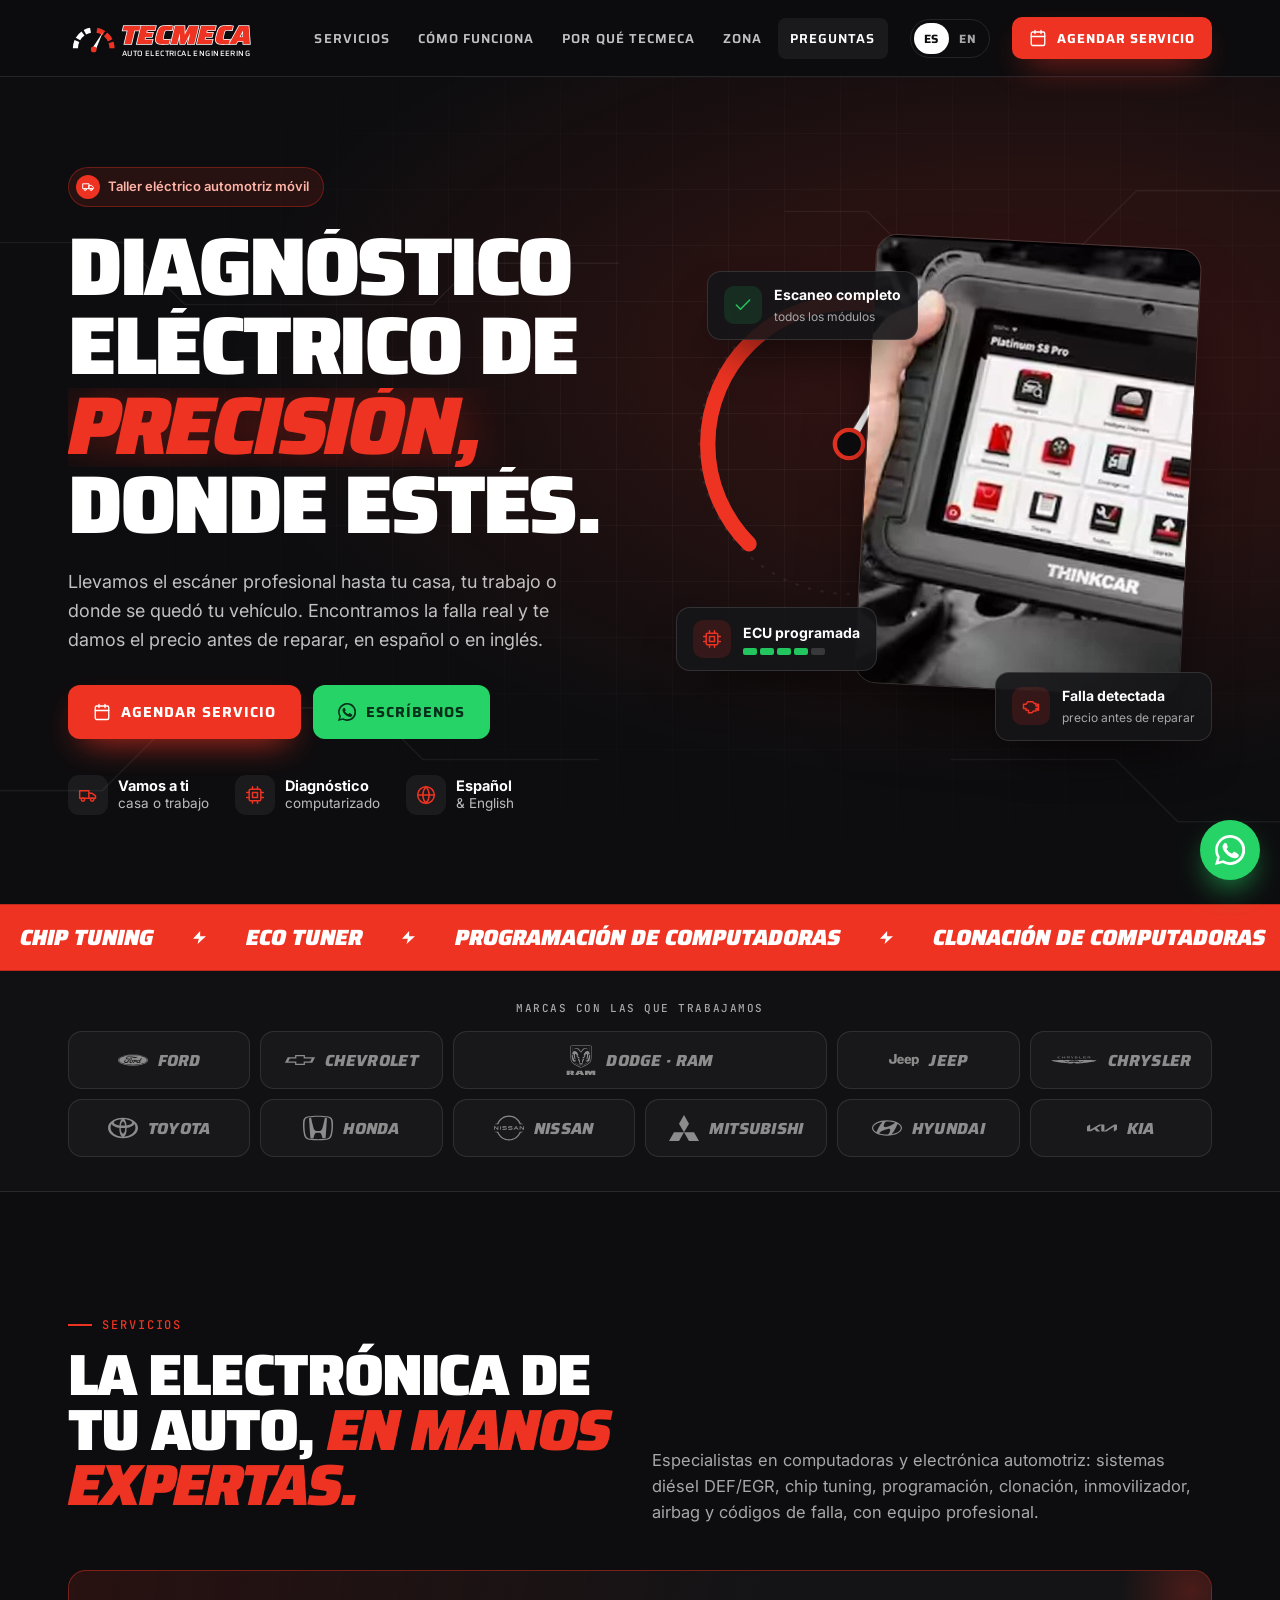
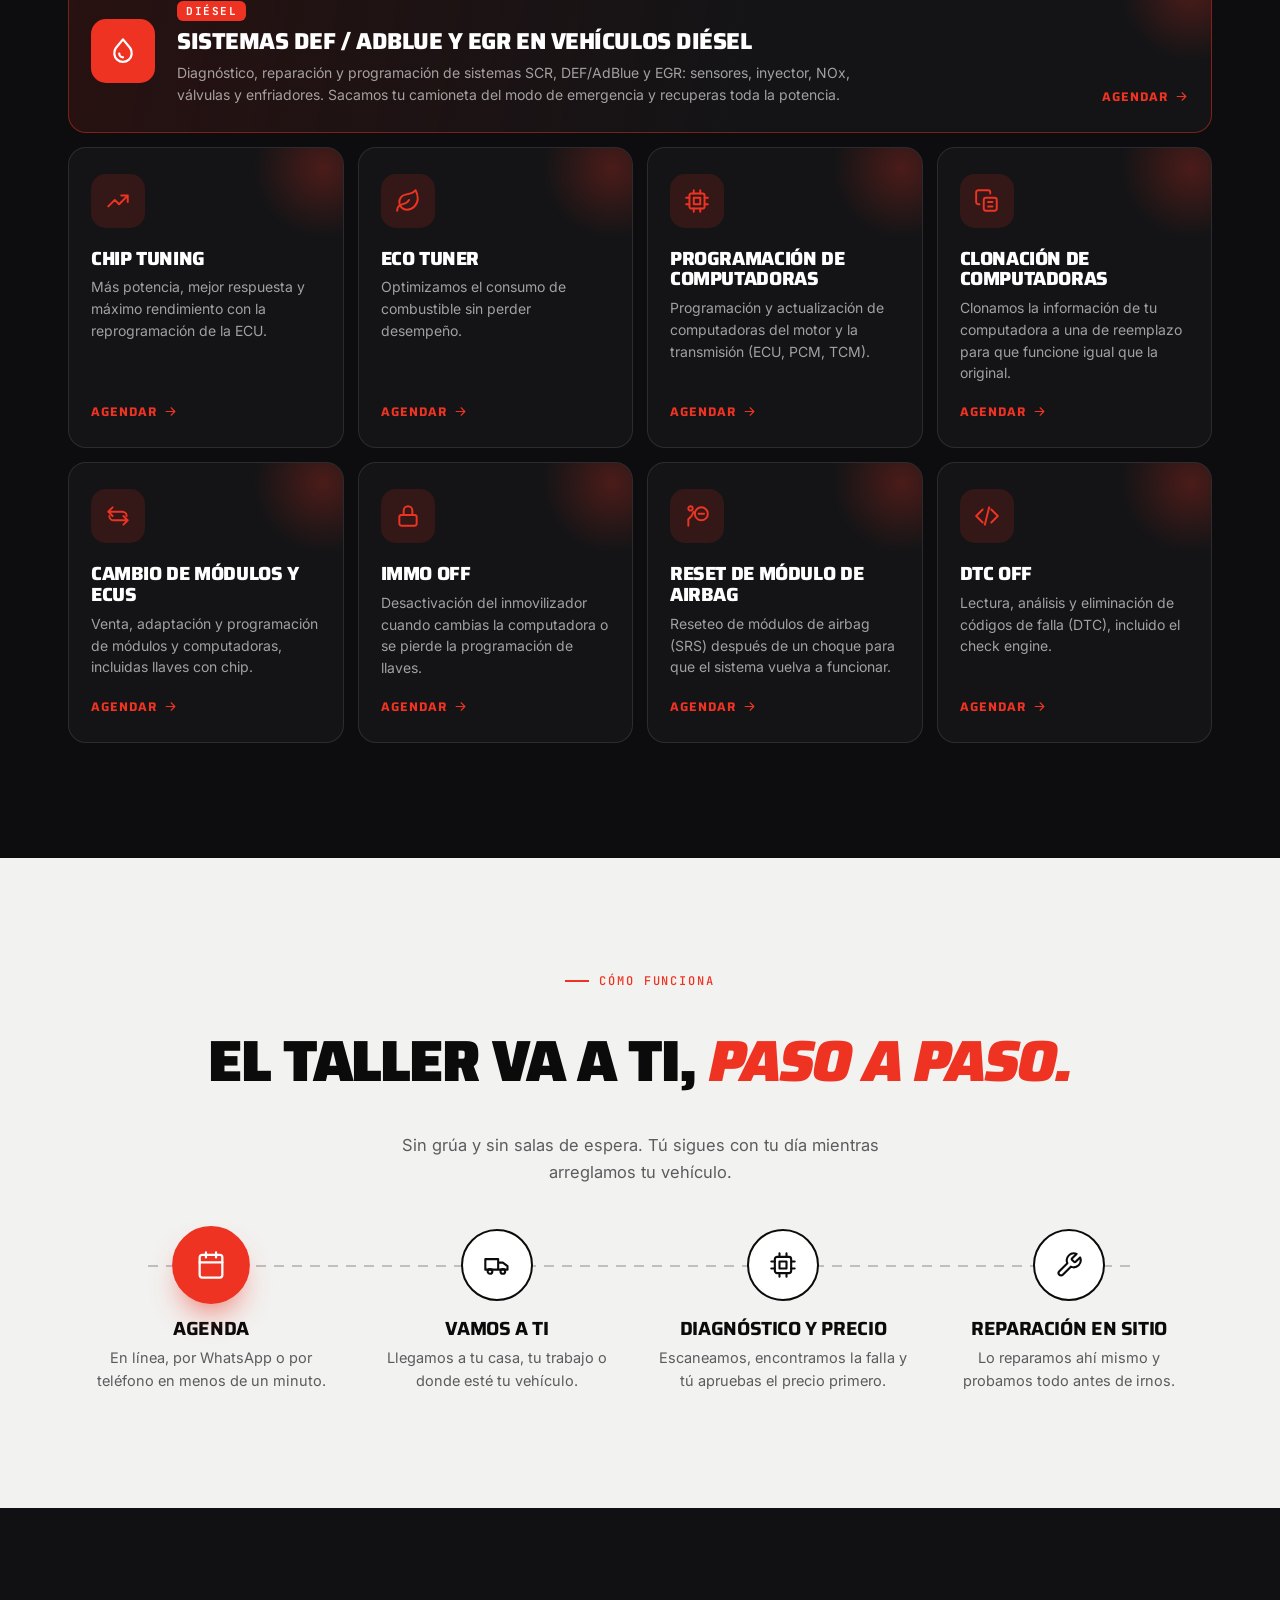
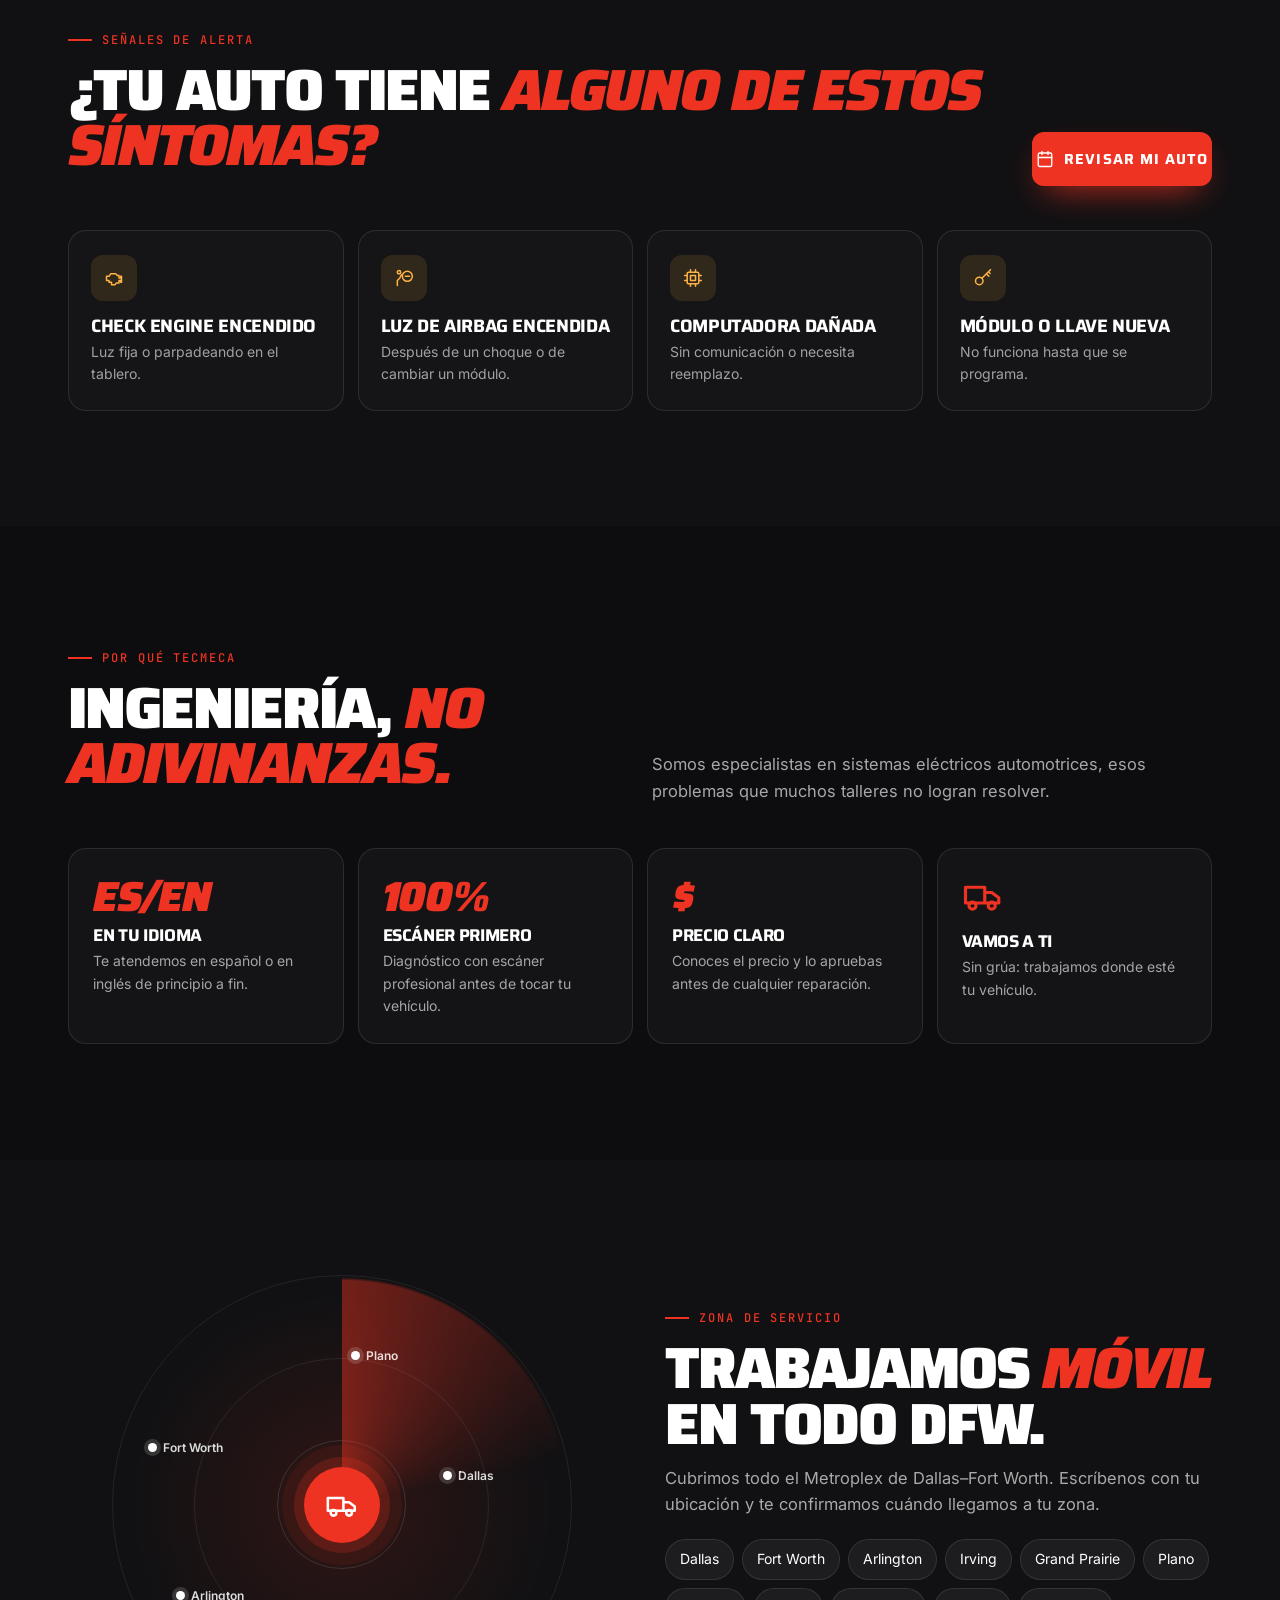
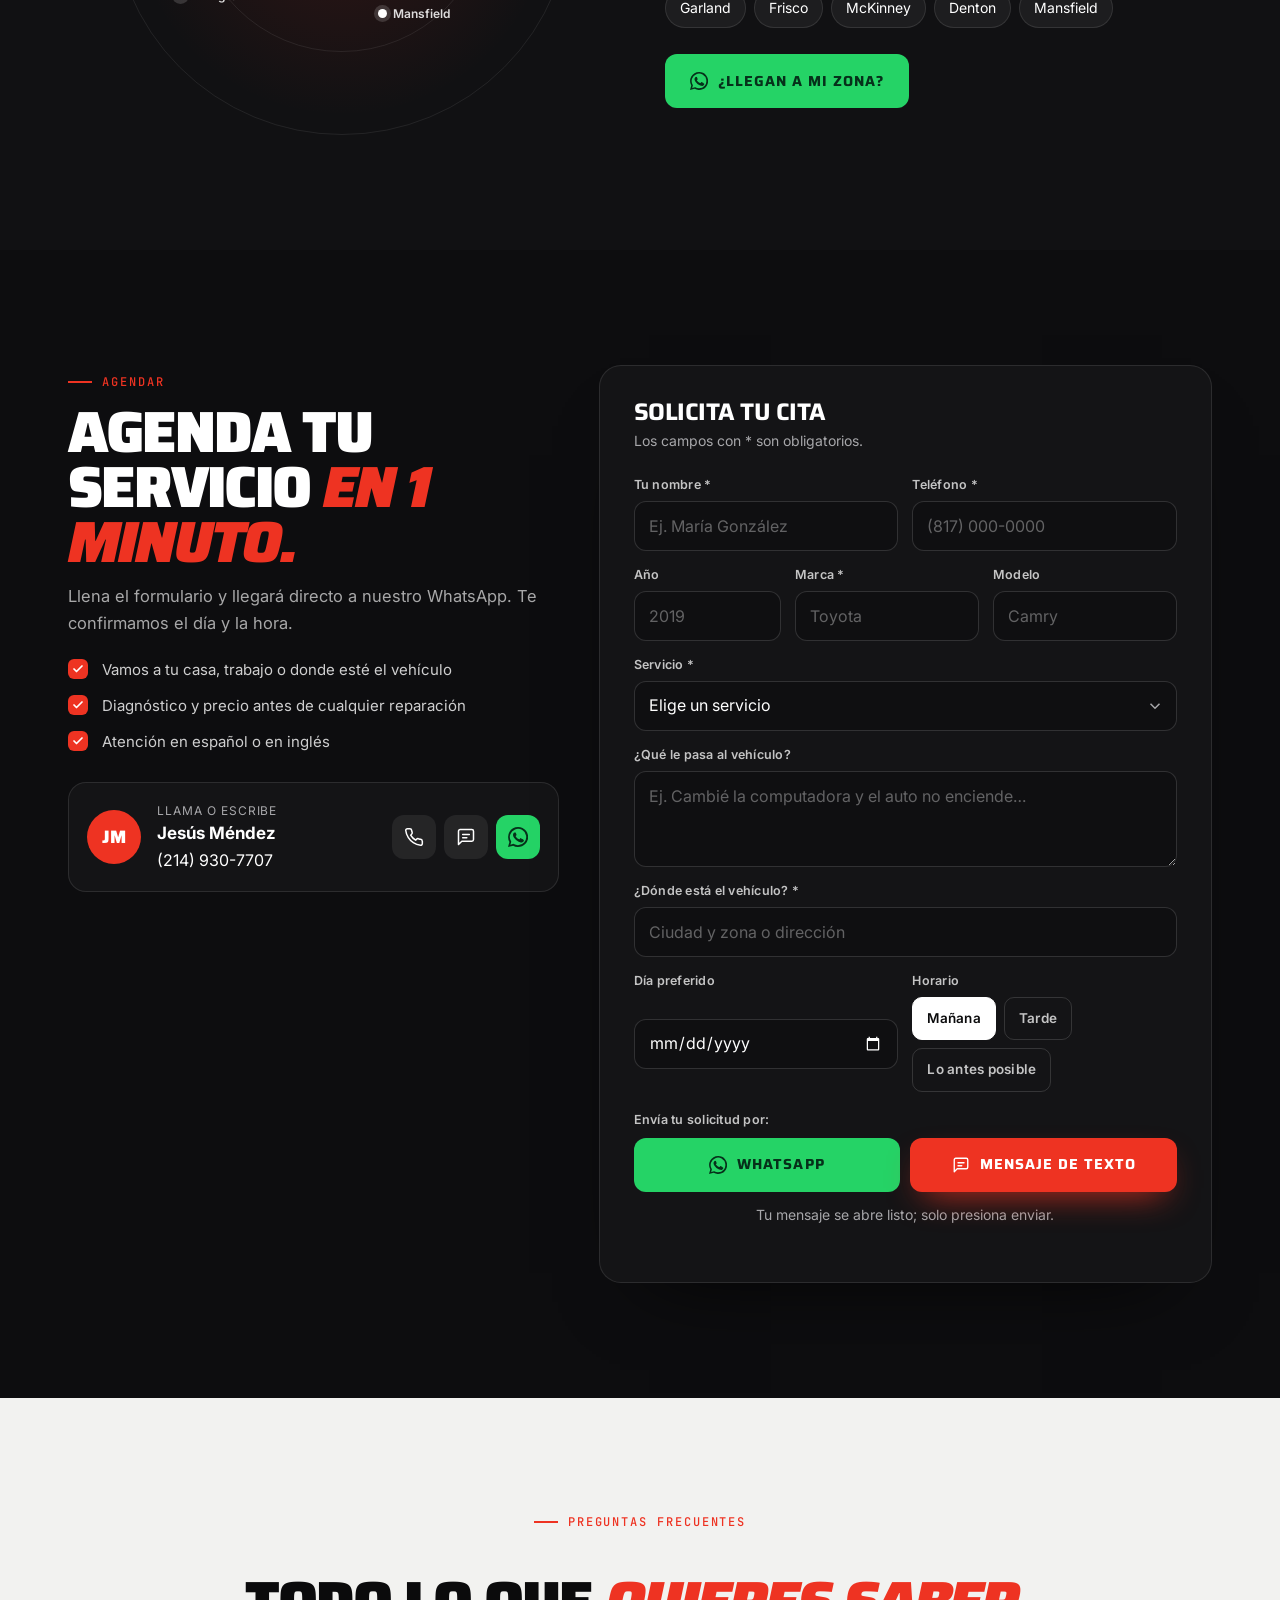
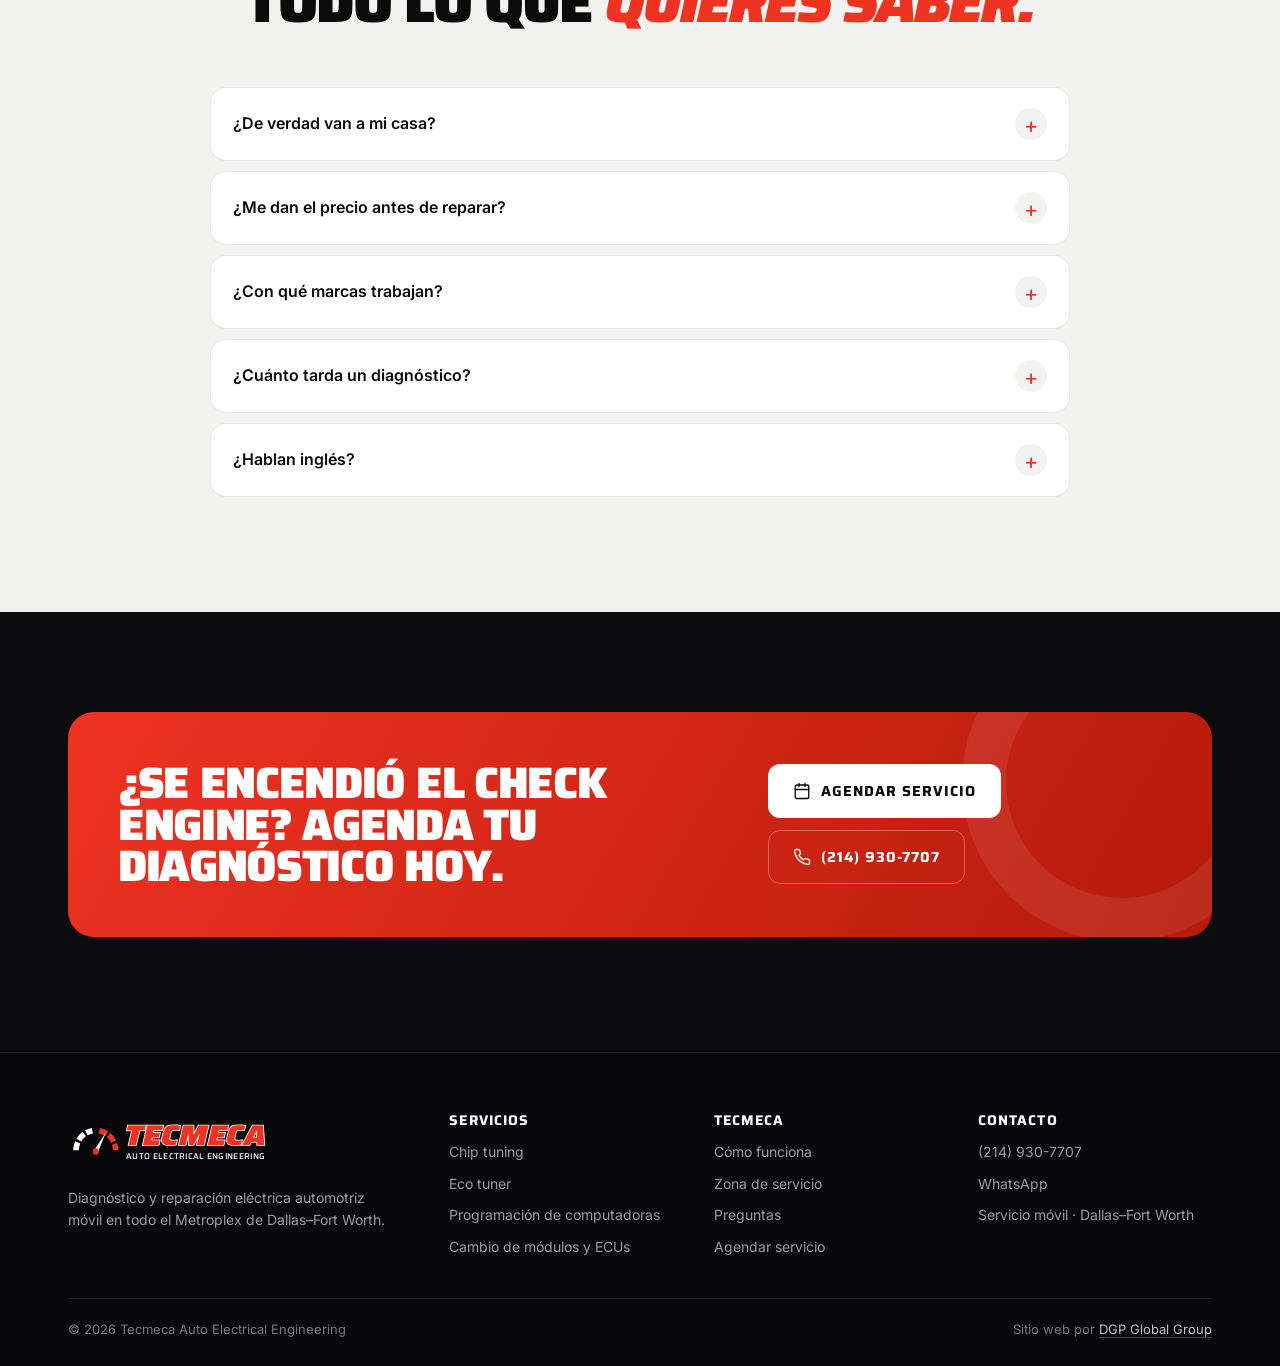
<file: index.html>
<!DOCTYPE html>
<html lang="es">
<head>
  <meta charset="utf-8" />
  <meta name="viewport" content="width=device-width, initial-scale=1, viewport-fit=cover" />
  <title>Tecmeca · Servicio eléctrico automotriz móvil en Dallas–Fort Worth</title>
  <meta name="description" content="Tecmeca Auto Electrical Engineering: sistemas diésel DEF/AdBlue y EGR, chip tuning, eco tuner, programación y clonación de computadoras, cambio de módulos y ECUs, immo off, reset de airbag y DTC off. Servicio móvil a domicilio en todo el Metroplex de Dallas–Fort Worth. Español e inglés." />
  <link rel="canonical" href="https://tecmecatx.com/" />
  <link rel="alternate" hreflang="es" href="https://tecmecatx.com/" />
  <link rel="alternate" hreflang="en" href="https://tecmecatx.com/" />
  <meta name="theme-color" content="#0d0d0f" />
  <meta property="og:type" content="website" />
  <meta property="og:site_name" content="Tecmeca Auto Electrical Engineering" />
  <meta property="og:locale" content="es_US" />
  <meta property="og:locale:alternate" content="en_US" />
  <meta property="og:url" content="https://tecmecatx.com/" />
  <meta property="og:title" content="Tecmeca · Servicio eléctrico automotriz móvil" />
  <meta property="og:description" content="Diagnóstico por computadora y reparación eléctrica automotriz a domicilio. Agenda por WhatsApp: (214) 930-7707." />
  <meta property="og:image" content="https://tecmecatx.com/assets/og-image.jpg?v=2" />
  <meta property="og:image:secure_url" content="https://tecmecatx.com/assets/og-image.jpg?v=2" />
  <meta property="og:image:type" content="image/jpeg" />
  <meta property="og:image:width" content="1200" />
  <meta property="og:image:height" content="630" />
  <meta property="og:image:alt" content="Tecmeca: diagnóstico eléctrico automotriz donde estés. Servicio móvil." />
  <meta name="twitter:card" content="summary_large_image" />
  <meta name="twitter:title" content="Tecmeca · Servicio eléctrico automotriz móvil" />
  <meta name="twitter:description" content="Diagnóstico y reparación eléctrica automotriz a domicilio. Agenda por WhatsApp: (214) 930-7707." />
  <meta name="twitter:image" content="https://tecmecatx.com/assets/og-image.jpg?v=2" />
  <meta name="twitter:image:alt" content="Tecmeca: diagnóstico eléctrico automotriz donde estés." />
  <link rel="icon" type="image/svg+xml" href="assets/favicon.svg" />
  <link rel="preconnect" href="https://fonts.googleapis.com" />
  <link rel="preconnect" href="https://fonts.gstatic.com" crossorigin />
  <link rel="preload" as="style" href="https://fonts.googleapis.com/css2?family=Saira:ital,wght@0,400..900;1,700..900&family=Inter:wght@400;500;600;700&family=JetBrains+Mono:wght@500&display=swap" />
  <link href="https://fonts.googleapis.com/css2?family=Saira:ital,wght@0,400..900;1,700..900&family=Inter:wght@400;500;600;700&family=JetBrains+Mono:wght@500&display=swap" rel="stylesheet" media="print" onload="this.media='all'" />
  <noscript><link href="https://fonts.googleapis.com/css2?family=Saira:ital,wght@0,400..900;1,700..900&family=Inter:wght@400;500;600;700&family=JetBrains+Mono:wght@500&display=swap" rel="stylesheet" /></noscript>
  <link rel="preload" as="image" href="assets/diagnostico.webp" />
  <link rel="stylesheet" href="css/site.css" />
  <script>document.documentElement.classList.add("js");</script>
  <script type="application/ld+json">
  {
    "@context": "https://schema.org",
    "@type": "AutoRepair",
    "name": "Tecmeca Auto Electrical Engineering",
    "description": "Servicio móvil de diagnóstico y reparación eléctrica automotriz en todo el Metroplex de Dallas–Fort Worth.",
    "url": "https://tecmecatx.com/",
    "image": "https://tecmecatx.com/assets/og-image.jpg?v=2",
    "telephone": "+1-214-930-7707",
    "address": { "@type": "PostalAddress", "addressRegion": "TX", "addressCountry": "US" },
    "areaServed": [{ "@type": "AdministrativeArea", "name": "Dallas–Fort Worth Metroplex" }, { "@type": "City", "name": "Dallas, TX" }, { "@type": "City", "name": "Fort Worth, TX" }],
    "knowsLanguage": ["es", "en"]
  }
  </script>
</head>
<body>
<a class="skip" href="#main" data-en="Skip to content">Saltar al contenido</a>

<svg width="0" height="0" style="position:absolute" aria-hidden="true">
  <symbol id="logo" viewBox="0 0 330 84">
    <g fill="none" stroke-width="9"><path d="M13 60 A32 32 0 0 1 39.4 28.5" stroke="#fff" stroke-dasharray="13 4"/><path d="M50.6 28.5 A32 32 0 0 1 77 60" stroke="#ee3322" stroke-dasharray="13 4"/></g>
    <path d="M41 62 L61 32 L48 64 Z" fill="#fff"/><circle cx="45" cy="62" r="5" fill="#ee3322"/>
    <text x="92" y="52" font-family="Saira, sans-serif" font-weight="900" font-style="italic" font-size="46" fill="#ee3322" stroke="#fff" stroke-width="2.5" paint-order="stroke" textLength="228" lengthAdjust="spacingAndGlyphs">TECMECA</text>
    <text x="94" y="74" font-family="Saira, sans-serif" font-weight="500" font-size="13.5" fill="#fff" textLength="224" lengthAdjust="spacing">AUTO ELECTRICAL ENGINEERING</text>
  </symbol>
  <symbol id="i-cpu" viewBox="0 0 24 24"><rect x="5" y="5" width="14" height="14" rx="2"/><rect x="9" y="9" width="6" height="6"/><path d="M9 2v3M15 2v3M9 19v3M15 19v3M2 9h3M2 15h3M19 9h3M19 15h3"/></symbol>
  <symbol id="i-key" viewBox="0 0 24 24"><circle cx="7.5" cy="15.5" r="4.5"/><path d="M10.7 12.3 21 2M16 7l3 3M18.5 4.5l2 2"/></symbol>
  <symbol id="i-engine" viewBox="0 0 24 24"><path d="M3 10h3l2-3h6l2 2h2v3h2v-2h1v7h-1v-2h-2v3h-3l-2 2H9v-3H6v-2H3z"/></symbol>
  <symbol id="i-wrench" viewBox="0 0 24 24"><path d="M14.7 6.3a1 1 0 0 0 0 1.4l1.6 1.6a1 1 0 0 0 1.4 0l3.8-3.8a6 6 0 0 1-7.9 7.9l-6.9 6.9a2.1 2.1 0 0 1-3-3l6.9-6.9a6 6 0 0 1 7.9-7.9l-3.8 3.8z"/></symbol>
  <symbol id="i-van" viewBox="0 0 24 24"><path d="M2 7h11v9H2zM13 10h4l4 3v3h-8z"/><circle cx="6" cy="17.5" r="2"/><circle cx="17" cy="17.5" r="2"/></symbol>
  <symbol id="i-cal" viewBox="0 0 24 24"><rect x="3" y="4" width="18" height="18" rx="2"/><path d="M16 2v4M8 2v4M3 10h18"/></symbol>
  <symbol id="i-phone" viewBox="0 0 24 24"><path d="M22 16.9v3a2 2 0 0 1-2.2 2 19.8 19.8 0 0 1-8.6-3.1 19.5 19.5 0 0 1-6-6A19.8 19.8 0 0 1 2.1 4.2 2 2 0 0 1 4.1 2h3a2 2 0 0 1 2 1.7c.1.9.4 1.8.7 2.7a2 2 0 0 1-.5 2.1L8 9.8a16 16 0 0 0 6 6l1.3-1.3a2 2 0 0 1 2.1-.4c.9.3 1.8.6 2.7.7a2 2 0 0 1 1.7 2z"/></symbol>
  <symbol id="i-check" viewBox="0 0 24 24"><path d="M20 6 9 17l-5-5"/></symbol>
  <symbol id="i-globe" viewBox="0 0 24 24"><circle cx="12" cy="12" r="10"/><path d="M2 12h20M12 2a15 15 0 0 1 0 20M12 2a15 15 0 0 0 0 20"/></symbol>
  <symbol id="i-arrow" viewBox="0 0 24 24"><path d="M5 12h14M13 6l6 6-6 6"/></symbol>
  <symbol id="i-copy" viewBox="0 0 24 24"><rect x="9" y="9" width="12" height="12" rx="2"/><path d="M5 15H4a2 2 0 0 1-2-2V4a2 2 0 0 1 2-2h9a2 2 0 0 1 2 2v1"/><path d="M13 13h4M13 17h4"/></symbol>
  <symbol id="i-airbag" viewBox="0 0 24 24"><circle cx="6" cy="5" r="2"/><path d="M4 21v-6l3-3 2-4"/><circle cx="16" cy="10" r="6"/><path d="M13.5 10h5"/></symbol>
  <symbol id="i-code" viewBox="0 0 24 24"><path d="m8 6-6 6 6 6M16 6l6 6-6 6M14 4l-4 16"/></symbol>
  <symbol id="i-trend" viewBox="0 0 24 24"><path d="M3 17l6-6 4 4 8-8M15 7h6v6"/></symbol>
  <symbol id="i-leaf" viewBox="0 0 24 24"><path d="M11 20A7 7 0 0 1 9.8 6.1C15.5 5 17 4.5 19 2c1 2 2 4.2 2 8 0 5.5-4.8 10-10 10z"/><path d="M2 21c0-3 1.9-5.4 5.2-6.1 2.4-.5 4.6-1.6 5.8-3.9"/></symbol>
  <symbol id="i-swap" viewBox="0 0 24 24"><path d="M7 4 3 8l4 4M3 8h13a4 4 0 0 1 4 4M17 20l4-4-4-4M21 16H8a4 4 0 0 1-4-4"/></symbol>
  <symbol id="i-lock" viewBox="0 0 24 24"><rect x="4" y="11" width="16" height="10" rx="2"/><path d="M8 11V7a4 4 0 0 1 8 0v4"/></symbol>
  <symbol id="i-sms" viewBox="0 0 24 24"><path d="M21 15a2 2 0 0 1-2 2H7l-4 4V5a2 2 0 0 1 2-2h14a2 2 0 0 1 2 2z"/><path d="M8 9h8M8 13h5"/></symbol>
  <!-- make logos (Simple Icons; Dodge as its twin-stripe mark) -->
  <symbol id="b-ford" viewBox="0 0 24 24"><path fill="currentColor" d="M12 8.236C5.872 8.236.905 9.93.905 12.002S5.872 15.767 12 15.767c6.127 0 11.094-1.693 11.094-3.765 0-2.073-4.967-3.766-11.094-3.766zm-5.698 6.24c-.656.005-1.233-.4-1.3-1.101a1.415 1.415 0 0 1 .294-1.02c.195-.254.525-.465.804-.517.09-.017.213-.006.264.054.079.093.056.194-.023.234-.213.109-.47.295-.597.55a.675.675 0 0 0 .034.696c.263.397.997.408 1.679-.225.169-.156.32-.304.473-.48.3-.344.4-.47.8-1.024.005-.006.006-.014.004-.018-.003-.007-.009-.01-.02-.01-.267.007-.5.087-.725.255-.065.048-.159.041-.2-.021-.046-.07-.013-.163.062-.215.363-.253.76-.298 1.166-.367 0 0 .028.002.051-.03.167-.213.292-.405.47-.621.178-.22.41-.42.586-.572.246-.212.404-.283.564-.37.043-.022-.005-.049-.018-.049-.896-.168-1.827-.386-2.717-.056-.616.23-.887.718-.757 1.045.093.231.397.27.683.13a1.55 1.55 0 0 0 .611-.544c.087-.134.27-.038.171.195-.26.611-.757 1.097-1.363 1.118-.516.016-.849-.363-.848-.831.002-.924 1.03-1.532 2.11-1.622 1.301-.108 2.533.239 3.825.395.989.12 1.938.123 2.932-.106.118-.025.2.05.193.168-.01.172-.143.337-.47.516-.373.204-.763.266-1.17.27-.984.008-1.901-.376-2.85-.582.002.041.012.091-.023.117-.525.388-1 .782-1.318 1.334-.011.013-.005.025.013.024.277-.015.525-.022.783-.042.045-.004.047-.015.043-.048a.64.64 0 0 1 .2-.558c.172-.153.387-.17.53-.06.16.126.147.353.058.523a.63.63 0 0 1-.382.31s-.03.006-.026.034c.006.043.2.151.217.18.017.027.008.07-.021.102a.123.123 0 0 1-.095.045c-.033 0-.053-.012-.096-.035a.92.92 0 0 1-.27-.217c-.024-.031-.037-.032-.099-.029-.279.017-.714.059-1.009.096-.071.008-.082.022-.096.047-.47.775-.972 1.61-1.523 2.17-.592.6-1.083.758-1.604.762zM19.05 10.71c-.091.158-1.849 2.834-1.96 3.11-.035.088-.04.155-.004.204.092.124.297.051.425-.038.381-.262.645-.58.937-.858.017-.013.046-.018.065 0 .043.04.106.091.15.137a.04.04 0 0 1 .002.057 5.873 5.873 0 0 1-.904.911c-.47.364-.939.457-1.172.224a.508.508 0 0 1-.14-.316c-.002-.057-.031-.06-.058-.034-.278.275-.76.579-1.198.362-.366-.18-.451-.618-.383-.986.001-.008-.006-.06-.051-.03a1.28 1.28 0 0 1-.3.162.853.853 0 0 1-.366.077.518.518 0 0 1-.451-.253.759.759 0 0 1-.095-.347c-.001-.011-.017-.032-.033-.005-.3.457-.579.899-.875 1.363-.016.022-.03.036-.06.037l-.587.001c-.036 0-.053-.028-.034-.063.104-.2.674-1.03 1.06-1.736.107-.194.085-.294.019-.337-.083-.054-.248.027-.387.133-.379.287-.697.735-.859.935-.095.117-.185.291-.433.56-.391.425-.91.669-1.408.5a.848.848 0 0 1-.546-.58c-.015-.052-.044-.066-.073-.032-.08.1-.245.249-.383.342-.015.011-.052.033-.084.017a.851.851 0 0 1-.152-.199.07.07 0 0 1 .016-.08c.197-.173.305-.271.391-.38.064-.08.113-.17.17-.315.12-.302.393-.866.938-1.158a1.81 1.81 0 0 1 .652-.219c.1-.01.183.002.213.08.011.033.039.105.056.158.011.032.003.057-.035.071-.32.122-.643.311-.865.61-.253.338-.321.746-.152.98.123.17.322.2.514.139.29-.092.538-.363.666-.663.138-.329.16-.717.058-1.059-.016-.059-.001-.104.037-.136.077-.063.184-.112.215-.128a.14.14 0 0 1 .182.045c.106.157.163.378.17.607.006.049.026.05.05.025.19-.202.366-.418.568-.58.185-.147.422-.267.643-.262.286.006.428.2.419.546-.001.044.03.04.051.011a1.19 1.19 0 0 1 .24-.264c.198-.163.4-.236.611-.222.26.02.468.257.425.527a.53.53 0 0 1-.281.406.362.362 0 0 1-.405-.044.336.336 0 0 1-.096-.322c.005-.025-.027-.048-.054-.02-.254.264-.273.606-.107.76.183.17.458.056.658-.075.366-.239.65-.563.979-.813.218-.166.467-.314.746-.351a.87.87 0 0 1 .454.052c.2.081.326.25.342.396.004.043.036.048.063.01.158-.246 1.005-1.517 1.075-1.65.02-.041.044-.047.089-.047h.606c.035 0 .051.02.036.047zm-2.32 2.204a.053.053 0 0 0-.003.04c.003.02.03.04.056.05.01.003.015.01.004.032-.075.16-.143.252-.237.391a1.472 1.472 0 0 1-.3.325c-.178.147-.424.307-.628.2-.09-.047-.13-.174-.127-.276.004-.288.132-.584.369-.875.288-.355.607-.539.816-.438.216.103.148.354.05.55zm-5.949-1.881a.398.398 0 0 1 .132-.345c.057-.05.133-.062.18-.022.052.045.027.157-.026.234a.43.43 0 0 1-.245.177c-.018.004-.034-.004-.041-.044zM12 7.5C5.34 7.5 0 9.497 0 12c0 2.488 5.383 4.5 12 4.5s12-2.02 12-4.5-5.383-4.5-12-4.5zm0 8.608C5.649 16.108.5 14.27.5 12.002.5 9.733 5.65 7.895 12 7.895s11.498 1.838 11.498 4.107c0 2.268-5.148 4.106-11.498 4.106z"/></symbol>
  <symbol id="b-chevrolet" viewBox="0 0 24 24"><path fill="currentColor" d="M23.905 9.784H15.92V8.246a.157.157 0 00-.157-.158H8.238a.157.157 0 00-.157.158v1.538H2.358c-.087 0-.193.07-.237.158L.02 14.058c-.045.088-.011.157.077.157H8.08v1.54c0 .086.07.157.157.157h7.525c.087 0 .157-.07.157-.157v-1.54h5.723c.087 0 .193-.07.238-.157l2.1-4.116c.045-.087.011-.158-.076-.158m-2.494.996l-1.244 2.437h-5.232v1.708H9.07v-1.708H2.595L3.84 10.78h5.232V9.073h5.864v1.707z"/></symbol>
  <symbol id="b-ram" viewBox="0 0 24 24"><path fill="currentColor" d="M11.46 22.432l-.515-1.14h-.024l-.579 1.14h1.118zm.222.755h-1.556L9.792 24H7.344l1.791-3.359h3.627L14.494 24h-2.448l-.364-.813zm9.516-1.122h-.105L20.048 24h-1.492l-1.042-1.926-.099.001L17.406 24h-2.239v-3.359h3.522l.627 1.056h.03l.686-1.056h3.403V24h-2.239l.002-1.935zm-18.319.1h.467c.501 0 .647-.161.65-.322.007-.311-.052-.553-.625-.553h-.492v.875zm.512.703h-.499V24H.564v-3.359h3.358c1.761 0 2.48.29 2.566 1.037.043.372-.161 1.043-.977 1.11L6.728 24H4.265l-.874-1.132zM11.844.412c-2.642.003-5.658.155-6.66.24-1.093.093-1.289.164-1.29 1.087l-.009.838c-.008.658-.02 1.587-.02 2.633 0 1.704.101 3.717.226 5.373.134 1.761.24 3.152 2.458 4.475 1.704 1.016 4.668 2.484 4.697 2.498.171.085.565.275.699.327a.531.531 0 0 0 .126 0c.137-.054.572-.27.786-.366.021-.009 2.077-.95 4.608-2.459 2.218-1.323 2.324-2.714 2.459-4.476.125-1.656.226-3.67.226-5.374 0-1.045-.012-1.974-.02-2.632l-.008-.838c-.004-.813-.158-.993-1.291-1.087-1.002-.083-4.018-.238-6.66-.241h-.327v.002zM12.173 0c2.632.003 5.647.139 6.7.243 1.337.131 1.662.194 1.662 1.496 0 1.027.047 5.619-.199 8.875-.138 1.806-.257 3.365-2.658 4.798a50.914 50.914 0 0 1-4.71 2.487c-.311.138-.721.37-.804.387a.884.884 0 0 1-.312 0c-.092-.019-.593-.265-.786-.36-.193-.094-3.067-1.525-4.726-2.514-2.401-1.432-2.52-2.991-2.658-4.798-.247-3.256-.2-7.849-.2-8.875 0-1.302.325-1.365 1.662-1.496C6.197.139 9.212.003 11.844 0h.329zM8.279 2.312c1.95 0 2.955 1.664 3.532 2.876l-.181.991c-1.01-2.1-2.215-3.436-3.674-3.436-1.577 0-2.465 2.012-2.693 2.351.407-1.034 1.591-2.782 3.016-2.782zm10.343 2.783c-.229-.339-1.116-2.351-2.693-2.351-1.459 0-2.663 1.336-3.674 3.436l-.182-.992c.576-1.212 1.581-2.876 3.532-2.876 1.426 0 2.611 1.748 3.017 2.783zm-3.444 4.12c-.163.071-.288.117-.288.117l.098-.846.522-.684c.161.769.149 1.203-.332 1.413zm-6.374 0c-.481-.21-.493-.644-.332-1.414l.522.684.098.846s-.126-.045-.288-.116zm8.367-4.41c-1.276-.025-2.381.961-3.127 3.352l.419.264-.173.998-.952.338-.187 1.292.462-.587.649-.132-.289.778-.895.499-.318 2.084.12.783-.92.356v.001l-.844-.357.12-.783-.318-2.084-.895-.499-.288-.778.649.132.462.587-.188-1.292-.952-.338-.173-.998.418-.264c-.745-2.39-1.85-3.376-3.127-3.352-1.02.02-1.778 1.209-1.693 2.466l.885.105c.317 1.773.612 4.025 1.28 4.025.203 0 .212-.319.212-.577 0-.627-.378-1.38-.378-2.575 0-.552.179-1.027.587-1.027.277 0 .402.074.532.315-.11.818-.114 1.52.525 1.953.141.095.446.382.446.382s.525 2.067.557 2.205c.03.126.104.298.161.403l.666 1.163s.199 1.249.241 1.465c.105.533.648.579 1.091.583h.123c.444-.003.986-.049 1.091-.583.042-.215.241-1.465.241-1.465l.666-1.163c.057-.105.132-.277.161-.403.032-.138.558-2.205.558-2.205s.305-.287.446-.382c.638-.433.635-1.135.524-1.953.131-.241.255-.315.532-.315.408 0 .587.475.587 1.027 0 1.196-.378 1.948-.378 2.575 0 .259.008.577.212.577.667 0 .963-2.252 1.279-4.025l.885-.105c.086-1.257-.672-2.446-1.692-2.466zm-4.953-3.33c1.928 0 5.848.197 6.1.222.326.029.541.074.614.153.073.074.095.158.107.344.012.173.023.858.023.859.007.612.018 1.475.018 2.446 0 .57-.004 1.176-.014 1.791l.132.086c.011-.644.015-1.281.015-1.877 0-.972-.011-1.836-.018-2.448 0-.001-.011-.684-.023-.866-.012-.189-.038-.323-.146-.43-.136-.13-.366-.157-.695-.192-.265-.026-4.175-.222-6.113-.223-.278.002-.571-.003-.854-.003-2.323 0-5.419.21-5.675.226-.379.025-.58.033-.717.189-.106.13-.137.323-.144.513-.005.185-.007.786-.007.787-.007.611-.018 1.476-.018 2.448 0 .587.004 1.214.015 1.848l.132-.086c-.01-.604-.013-1.201-.013-1.762 0-.971.011-1.835.018-2.447 0-.001.002-.603.008-.784.004-.176.041-.348.113-.431.074-.096.236-.12.621-.141.257-.016 3.349-.226 5.665-.226l.856.004zm7.121 6.071l-.146.277s-.582.061-.602.061c-.281 2.239-1.19 4.63-2.183 4.63-.327 0-.336-.507-.336-1.111 0-.257.036-.486.076-.687-.106.197-.289.918-.289 1.534 0 .72.405 1.116 1.097 1.116.702 0 1.289-.343 1.673-.981-.248.686-.732 1.281-1.767 1.903a45.997 45.997 0 0 1-4.298 2.27c-.181.081-.416.187-.601.266-.17-.079-.333-.161-.47-.228-.025-.012-2.769-1.371-4.34-2.308-.969-.581-1.455-1.14-1.716-1.772.382.551.915.85 1.565.85.692 0 1.097-.396 1.097-1.116 0-.616-.182-1.337-.289-1.534.041.201.076.43.076.687 0 .603-.009 1.111-.336 1.111-.993 0-1.905-2.402-2.185-4.641l-.564-.058-.18-.336s-.033 1.075.003 1.78c.036.706.11 1.312.337 2.17.043.164.093.318.15.462.198.946.658 1.729 1.974 2.509 1.58.942 4.322 2.3 4.349 2.313.149.073.349.173.527.254.194-.081.459-.201.658-.29.021-.01 1.971-.883 4.312-2.278 1.458-.864 1.865-1.731 2.029-2.82.013-.05.027-.1.039-.152.194-.868.274-1.322.31-2.028.032-.606.031-1.591.03-1.853z"/></symbol>
  <symbol id="b-jeep" viewBox="0 0 24 24"><path fill="currentColor" d="M4.1651 7.1687v5.2011c0 .6762-.444 1.0777-1.1628 1.0777-.7185 0-1.0992-.5283-1.0992-1.0992v-.9299H0v.9514c0 .972.296 2.7068 3.0235 2.7068 2.7272 0 3.1082-1.8614 3.1082-2.7488V7.1687Zm4.9177 2.1562c-1.7973 0-2.6003 1.6485-2.6003 3.0657 0 1.4168.9094 2.7912 2.7695 2.7912 1.6285.021 2.707-1.0361 2.707-1.8187h-1.7977s-.2113.5078-.8458.5078c-.6343 0-.9934-.3596-.9934-1.2265h3.6576c0-2.7277-1.3526-3.3195-2.897-3.3195zm5.8471 0c-1.7968 0-2.6007 1.6485-2.6007 3.0657 0 1.4168.9094 2.7912 2.7705 2.7912 1.628.021 2.7067-1.0361 2.7067-1.8187h-1.7978s-.2116.5078-.8454.5078c-.6348 0-.9942-.3596-.9942-1.2265h3.6574c0-2.7277-1.3523-3.3195-2.8965-3.3195zm6.7435.0635c-.9132 0-1.3186.4962-1.3401.522-.1283.1538-.2875.3165-.2875-.0782v-.2959h-1.8193v7.295h1.8398V14.822c0-.148.1478-.126.2543 0 .1063.1277.5711.4443 1.3752.4443C23.155 15.2663 24 13.9978 24 12.264c0-2.2415-1.4162-2.8757-2.3266-2.8756Zm-12.401 1.1203c.6766 0 .972.5073.972 1.0365H8.3843c0-.5718.2327-1.0365.8882-1.0365zm5.8468 0c.6767 0 .9724.5073.9724 1.0365H14.231c0-.5718.2332-1.0365.8883-1.0365zm5.9204.296c.9318 0 1.1.7189 1.1 1.4593 0 .74-.1272 1.7124-1.0141 1.7124-.8884 0-1.1212-.5709-1.1017-1.6486.022-1.0788.4441-1.523 1.0158-1.523zm2.2813 4.5664a.5855.5855 0 0 0-.5856.5857c0 .3233.2617.5856.5856.5856.3218 0 .585-.2623.585-.5856 0-.3233-.2632-.5857-.585-.5857zm0 .062a.524.524 0 0 1 .5236.5237c0 .2884-.2346.5246-.5236.5246a.5258.5258 0 0 1-.525-.5246c0-.289.2352-.5236.525-.5236zm-.2108.2024v.6208h.0725v-.2689h.1764l.1159.269h.0806l-.1216-.2873c.0386-.0133.0514-.0227.072-.0447.0266-.0287.0434-.0739.0434-.115 0-.1034-.0796-.174-.195-.174zm.0705.0676h.1722c.072 0 .1177.041.1177.1045 0 .072-.0485.1168-.1278.1168h-.1621z"/></symbol>
  <symbol id="b-chrysler" viewBox="0 0 24 24"><path fill="currentColor" d="M23.9996 12.1455c0-.0003.0004-.0007.0004-.001l-.0007.0003c-.0039-.0173-.0638-.0248-.172-.0258l-1.595-.0216c-2.4391-.0216-6.9786-.0638-7.1847-.0638h-.0501a1.8954 1.8954 0 0 0-.7028.0982l-.0913.0275a3.2546 3.2546 0 0 1-.795.1718c-.2837.0108-1.3633.0088-1.4085.0088s-1.1258 0-1.4085-.0078a3.2434 3.2434 0 0 1-.795-.1718l-.0913-.0275a1.9045 1.9045 0 0 0-.7037-.0982h-.0441c-.2071 0-4.7466.0206-7.1847.0432l-1.6008.0196c-.1089 0-.1727.0088-.1718.0265l.0913.0226c.336.069.6771.1107 1.0198.1247.6527.0128 5.4346.1325 5.5495.1345.2584-.0067.5155.039.7557.1343h1.4968s-.6046.0353-.6134.0726h-.0373c-.1512 0-.6066 0-.8647-.0118 0 0-.0186.0726.2444.0726.0923.0618.1884.1207.2758.1698h1.2868s-.5055.0304-.5153.0677c-.0599 0-.2797-.0059-.4908-.0118l-.2945-.0088s-.0147.0638.2267.0648l.0412.0255c.4833.217.9953.3632 1.5204.4338.1992.0382.4004.0648.6027.0795 0 0 .2444.0216.2022.0206a9.6487 9.6487 0 0 1-1.701-.2218 4.3198 4.3198 0 0 1-1.276-.5398 1.3917 1.3917 0 0 0-.7381-.2316c-.1698-.0118-5.6486-.2277-5.6604-.2277a5.3434 5.3434 0 0 1-1.0434-.1404L0 12.1258c0 .0147.0383.055.0707.0844.1688.1502.8097.4613 1.1837.5526.6488.157 4.6445.6655 5.3542.745l.3926.0442c1.0728.1158 2.4214.264 3.1085.3337a.8442.8442 0 0 0 .3926-.0216A4.1449 4.1449 0 0 1 12 13.606a4.3124 4.3124 0 0 1 1.5027.2581.8354.8354 0 0 0 .3877.0216c.6871-.0687 2.0396-.2189 3.1035-.3367l.3975-.0442c.7096-.0785 4.7044-.5673 5.3532-.7244.3749-.0903 1.0149-.4024 1.1847-.5526.0303-.0274.067-.0653.0697-.0812l.001-.0001c0-.0004-.0004-.0007-.0004-.001zm-12.2646.9952c-.795 0-1.5812-.0108-1.8099-.0677-.5447-.1354-.7989-.3838-.8421-.4593-.0432-.0756-.0324-.0746.0353-.0746h5.7595c.0677 0 .0726.0069.0344.0746-.0383.0677-.2945.3239-.8412.4593-.2287.0569-1.0149.0658-1.8099.0677h-.5261zm12.1884-.9707a5.345 5.345 0 0 1-1.0443.1413c-.0118 0-5.4965.1963-5.6614.21a1.3917 1.3917 0 0 0-.7381.2316 4.3198 4.3198 0 0 1-1.276.5398 9.6487 9.6487 0 0 1-1.701.2218c-.0422 0 .2022-.0206.2022-.0206a5.1874 5.1874 0 0 0 .6017-.0795 5.5189 5.5189 0 0 0 1.5213-.4338l.0471-.0255c.2415 0 .2277-.0648.2277-.0648l-.2945.0088c-.2179.0059-.4417.0118-.4976.0118-.0098-.0373-.5114-.0677-.5114-.0677h1.2858a5.3585 5.3585 0 0 0 .2709-.1678c.263 0 .2454-.0726.2454-.0726-.2827.0069-.8088.0137-.902.0108-.0088-.0373-.5693-.0726-.5693-.0726h1.4458a1.9327 1.9327 0 0 1 .7597-.1335l5.5534-.1139a6.3607 6.3607 0 0 0 1.0198-.1247l.0684-.0169-.0536.018zm-11.9627.532h.0903l-.1747.1247v.0991h-.1325v-.0972l-.1884-.1266h.1541l.1286.0805.1226-.0805zm.8088.1826h.3023v.0412h-.4338v-.2248h.1315v.1836zm.5408 0h.3131v.0412h-.4427v-.2248h.4378v.0412h-.3082v.051h.3023v.0412h-.3023v.0502zm-2.5225-.1826h.1325v.2238h-.1354v-.0913h-.2778v.0913h-.1325v-.2238h.1325v.0903h.2778l.0029-.0903zm.5978.1256l.1698.0982h-.1492s-.1364-.0972-.1678-.1217c.1345.0049.157-.0098.157-.0324s-.106-.0353-.2267-.0285v.1826h-.1404v-.2228h.3053c.1502 0 .1963.0314.1963.0628 0 .0285-.055.054-.1443.0618zm2.7148-.0559c0-.0226-.106-.0353-.2267-.0285v.1845h-.1394v-.2228h.3013c.1502 0 .1963.0344.1963.0628 0 .0285-.055.054-.1443.0599l.1698.0982h-.1492s-.1364-.0972-.1678-.1217c.1335.0049.16-.0098.16-.0324zm-1.5576.0873c0 .0569-.1227.0756-.2513.0756a1.6114 1.6114 0 0 1-.2071-.0137l.0137-.0481a.9392.9392 0 0 0 .1894.0137c.108 0 .1148-.0128.1148-.0265 0-.0137-.0304-.0226-.0785-.0226l-.0982-.0118c-.0952-.0118-.1345-.0157-.1345-.0726s.1237-.0667.2032-.0667a1.814 1.814 0 0 1 .2081.0177l-.0108.0432a1.1384 1.1384 0 0 0-.1639-.0137c-.0844 0-.1031.0049-.1031.0196s.0275.0236.0697.0236l.1139.0079c.0894.0136.1326.0352.1346.0744zM9.875 12.81c0 .052.1266.0736.211.0736s.1639-.0088.1826-.0088l-.0137.0461c-.0236.002-.106.0108-.1963.0108-.1678 0-.318-.0402-.318-.1217s.1502-.1217.318-.1217c.0982 0 .1757.0098.1963.0098l.0137.0471a1.9641 1.9641 0 0 0-.1826-.0098c-.0883 0-.211.0225-.211.0746zm.9972-2.1996l-.5497-.4976h.3651l.2091.1767.2287.1963.0412.0373.0412-.0363.422-.371h.1423c-.1777.1698-.5094.4908-.5094.4908l-.0196.0186v.4319h-.3494v-.4281l-.0215-.0186zm5.3768.4466h-1.4732v-.9452h.3259v.8284h1.1474v.1168zm2.1858-.0059H16.938v-.9374h1.4782v.1168h-1.1631v.2915h1.1435v.1207h-1.1435v.2925h1.1817v.1159zm-12.4142.002h-.3327v-.9432h.3327v.4172h.9148V10.11h.3308v.9432h-.3308V10.64h-.9148v.4131zm2.5441-.003H8.229v-.9452h.8834c.168-.0107.3362.0186.4908.0854a.1964.1964 0 0 1 .1188.1678c-.001.108-.0805.214-.3612.2444l-.0805.0088.0618.0491c.0893.0726.3121.2945.4162.3926l.0097.003h-.3847c-.0569-.0628-.373-.3494-.5104-.4908a2.1988 2.1988 0 0 0 .3926-.0481.1433.1433 0 0 0 .0982-.1315.1152.1152 0 0 0-.052-.0913c-.0805-.0677-.265-.0677-.4809-.0677h-.266v.8235zm4.9056-.2424c0-.0569-.0491-.0834-.0982-.0982a1.2952 1.2952 0 0 0-.2032-.0363c-.1845-.0236-.2787-.0373-.3435-.0481a.9384.9384 0 0 1-.3406-.0982.1872.1872 0 0 1-.0932-.1727c-.001-.0991.0844-.162.2228-.2032.146-.0362.2962-.053.4466-.0501.2342.0027.468.0208.6998.054l-.0226.1139a3.124 3.124 0 0 0-.5408-.0501 1.2286 1.2286 0 0 0-.2945.0236c-.0609.0167-.0982.054-.0982.0982a.1091.1091 0 0 0 .0883.0982c.06.017.1214.0282.1835.0334.1031.0098.2483.0304.3867.0491a.8507.8507 0 0 1 .3308.0982.1906.1906 0 0 1 .0982.1698c.001.0962-.0864.1698-.2444.2208a2.0935 2.0935 0 0 1-.5889.0707l.001-.0069a4.8331 4.8331 0 0 1-.6743-.053l.0294-.1345c.2054.0451.415.0678.6252.0677a.8745.8745 0 0 0 .3514-.0481.112.112 0 0 0 .0787-.0982zm-10.2872-.2209c0-.158.1031-.2709.2778-.3543a1.622 1.622 0 0 1 .6782-.1276c.1911.0011.3819.0146.5712.0402l.0265.1286a5.1308 5.1308 0 0 0-.5212-.0353 1.2396 1.2396 0 0 0-.4397.0766c-.1325.052-.2434.1374-.2434.2689.001.1315.1109.2169.2434.2689.1407.0519.2897.0778.4397.0766a5.1308 5.1308 0 0 0 .5212-.0353l-.0344.1315a4.4382 4.4382 0 0 1-.5712.0402 1.6324 1.6324 0 0 1-.6704-.1247c-.1796-.0834-.2777-.2002-.2777-.3543zm16.4207.4731h-.3318v-.9462h.8834a1.0791 1.0791 0 0 1 .4908.0864.1964.1964 0 0 1 .1188.1669c-.001.1089-.0805.215-.3612.2454l-.0805.0079.0618.0491c.0893.0726.3121.2895.4162.3926v.001h-.3789c-.0569-.0628-.374-.3494-.5104-.4908a2.1177 2.1177 0 0 0 .3926-.0491.1424.1424 0 0 0 .0982-.1305.1152.1152 0 0 0-.052-.0913c-.0815-.0687-.265-.0687-.4809-.0687h-.266v.8273z"/></symbol>
  <symbol id="b-toyota" viewBox="0 0 24 24"><path fill="currentColor" d="M12 3.848C5.223 3.848 0 7.298 0 12c0 4.702 5.224 8.152 12 8.152S24 16.702 24 12c0-4.702-5.223-8.152-12-8.152zm7.334 3.839c0 1.08-1.725 1.913-4.488 2.246-.26-2.58-1.005-4.279-1.963-4.913 2.948.184 6.45 1.227 6.45 2.667zM12 16.401c-.96 0-1.746-1.5-1.808-4.389.577.047 1.18.072 1.808.072.628 0 1.23-.025 1.807-.072-.061 2.89-.847 4.389-1.807 4.389zm0-6.308c-.59 0-1.155-.019-1.69-.054.261-1.728.92-3.15 1.69-3.15.77 0 1.428 1.422 1.689 3.15-.535.034-1.099.054-1.689.054zm-.882-5.075c-.956.633-1.706 2.333-1.964 4.915C6.391 9.6 4.665 8.767 4.665 7.687c0-1.44 3.504-2.49 6.453-2.669zM2.037 11.68a5.265 5.265 0 011.048-3.164c.27 1.547 2.522 2.881 5.972 3.37V12c0 3.772.879 6.203 2.087 6.97-5.107-.321-9.107-3.48-9.107-7.29zm10.823 7.29c1.207-.767 2.087-3.198 2.087-6.97v-.115c3.447-.488 5.704-1.826 5.972-3.37a5.26 5.26 0 011.049 3.165c-.004 3.81-4.008 6.969-9.109 7.29z"/></symbol>
  <symbol id="b-honda" viewBox="0 0 24 24"><path fill="currentColor" d="M23.902 6.87c-.33-3.218-2.47-3.895-4.354-4.204-.946-.16-2.63-.3-3.716-.34-.946-.06-3.168-.09-3.835-.09-.657 0-2.89.03-3.835.09-1.076.04-2.77.18-3.716.34C2.563 2.985.42 3.66.092 6.87c-.08.877-.1 2.023-.09 3.248.03 2.031.2 3.406.3 4.363.07.657.338 2.62.687 3.636.478 1.395.916 1.803 1.424 2.222.937.757 2.471.996 2.79 1.056 1.733.31 5.24.368 6.784.368 1.544 0 5.05-.05 6.784-.368.329-.06 1.863-.29 2.79-1.056.508-.419.946-.827 1.424-2.222.35-1.016.628-2.979.698-3.636.1-.957.279-2.332.299-4.363.04-1.225.01-2.371-.08-3.248m-1.176 5.4c-.19 2.57-.418 4.104-.747 5.22-.29.976-.637 1.623-1.165 2.092-.867.787-2.063.956-2.76 1.056-1.514.23-4.055.3-6.057.3-2.002 0-4.543-.08-6.057-.3-.697-.1-1.893-.269-2.76-1.056-.518-.469-.876-1.126-1.155-2.093-.329-1.105-.558-2.65-.747-5.22-.11-1.543-.09-4.054.08-5.4.258-2.011 1.255-3.018 3.387-3.396.996-.18 2.34-.31 3.606-.37 1.016-.07 2.7-.1 3.636-.09.936-.01 2.62.03 3.636.09 1.275.06 2.61.19 3.606.37 2.142.378 3.139 1.395 3.388 3.397.199 1.345.229 3.856.11 5.4m-5.202-8.39c-.548 2.462-.767 3.588-1.216 5.37-.428 1.715-.767 3.298-1.335 4.065-.587.777-1.365.947-1.893 1.006-.279.03-.478.04-1.066.05-.596 0-.796-.02-1.075-.05-.528-.06-1.315-.229-1.892-1.006-.578-.767-.907-2.35-1.335-4.064-.47-1.773-.678-2.91-1.236-5.37 0 0-.548.02-.797.04-.329.02-.588.05-.867.09.343 5.372.692 11.079 1.126 16.13a21.983 21.983 0 002.39.169c.33-1.266.748-3.02 1.207-3.767.378-.608.966-.677 1.295-.717.518-.07.956-.08 1.165-.08.2-.01.637 0 1.165.08.33.05.917.11 1.295.717.47.747.877 2.5 1.206 3.766 0 0 .358-.01 1.165-.05.41-.018.82-.058 1.226-.12.458-5.39.785-10.728 1.126-16.128-.28-.04-.538-.07-.867-.09-.23-.02-.787-.04-.787-.04z"/></symbol>
  <symbol id="b-nissan" viewBox="0 0 24 24"><path fill="currentColor" d="M20.576 14.955l-.01.028c-1.247 3.643-4.685 6.086-8.561 6.086-3.876 0-7.32-2.448-8.562-6.09l-.01-.029H.71v.329l1.133.133c.7.08.847.39 1.038.78l.048.096c1.638 3.495 5.204 5.752 9.08 5.752 3.877 0 7.443-2.257 9.081-5.747l.048-.095c.19-.39.338-.7 1.038-.781l1.134-.134v-.328zM3.443 9.012c1.247-3.643 4.686-6.09 8.562-6.09 3.876 0 7.319 2.447 8.562 6.09l.01.028h2.728v-.328l-1.134-.133c-.7-.081-.847-.39-1.038-.781l-.047-.096C19.448 4.217 15.88 1.96 12.005 1.96c-3.881 0-7.443 2.257-9.081 5.752l-.048.095c-.19.39-.338.7-1.038.781l-1.133.133v.329h2.724zm13.862 1.586l-1.743 2.795h.752l.31-.5h2.033l.31.5h.747l-1.743-2.795zm1.033 1.766h-1.395l.7-1.124zm2.81-1.066l2.071 2.095H24v-2.795h-.614v2.085l-2.062-2.085h-.795v2.795h.619zM0 13.393h.619v-2.095l2.076 2.095h.781v-2.795h-.619v2.085L.795 10.598H0zm4.843-2.795h.619v2.795h-.62zm4.486 2.204c-.02.005-.096.005-.124.005H6.743v.572h2.5c.019 0 .167 0 .195-.005.51-.048.743-.472.743-.843 0-.381-.243-.79-.705-.833-.09-.01-.166-.01-.2-.01H7.643a.83.83 0 0 1-.181-.014c-.129-.034-.176-.148-.176-.243 0-.086.047-.2.18-.238a.68.68 0 0 1 .172-.014h2.357v-.562H7.6c-.1 0-.176.004-.238.014a.792.792 0 0 0-.695.805c0 .343.214.743.685.81.086.009.205.009.258.009H9.2c.029 0 .1 0 .114.005.181.023.243.157.243.276a.262.262 0 0 1-.228.266zm4.657 0c-.02.005-.096.005-.129.005H11.4v.572h2.5c.019 0 .167 0 .195-.005.51-.048.743-.472.743-.843 0-.381-.243-.79-.705-.833-.09-.01-.166-.01-.2-.01H12.3a.83.83 0 0 1-.181-.014c-.129-.034-.176-.148-.176-.243 0-.086.047-.2.18-.238a.68.68 0 0 1 .172-.014h2.357v-.562h-2.395c-.1 0-.176.004-.238.014a.792.792 0 0 0-.695.805c0 .343.214.743.686.81.085.009.204.009.257.009h1.59c.029 0 .1 0 .114.005.181.023.243.157.243.276a.267.267 0 0 1-.228.266Z"/></symbol>
  <symbol id="b-mitsubishi" viewBox="0 0 24 24"><path fill="currentColor" d="M8 22.38H0l4-6.92h8zm8 0h8l-4-6.92h-8zm0-13.84l-4-6.92-4 6.92 4 6.92Z"/></symbol>
  <symbol id="b-hyundai" viewBox="0 0 24 24"><path fill="currentColor" d="M12 18.1622c-6.6275 0-12-2.7586-12-6.163 0-3.4028 5.3725-6.1614 12-6.1614 6.6278 0 12 2.7586 12 6.1614 0 3.4044-5.3722 6.163-12 6.163zM7.6023 7.17C3.701 7.9784.973 9.8302.973 11.9844c0 1.1929.8382 2.2932 2.248 3.1757.1174.0724.1941.0862.251.0826.1019-.006.1593-.0698.201-.146.028-.0485.0631-.1225.0972-.1968.4601-1.0834 2.0776-4.8333 4.2023-7.3758a1.1775 1.1775 0 0 0 .1048-.1461c.046-.084.0356-.1513.0006-.192-.0593-.0647-.2247-.065-.4756-.016zM9.742 8.8995c-1.1728 2.8492 1.0473 2.4961 1.6478 2.3637 1.0203-.2258 1.9944-.6128 2.7746-.925 2.2216-.8887 3.4012-1.7804 3.7925-2.123a1.9839 1.9839 0 0 0 .1076-.0988c.0557-.058.0976-.1192.0976-.2002 0-.0936-.081-.1687-.2374-.2231-.012-.0049-.0517-.021-.0641-.025-1.698-.5415-3.724-.8563-5.9016-.8563-.0168 0-.0586-.0022-.1169 0-.2608.0078-.5509.0664-.787.1888-.7777.4049-1.1163 1.4235-1.313 1.899zm10.5851.0037c-.0268.0487-.0612.1224-.0962.1974-.4599 1.0826-2.0774 4.831-4.2018 7.3733-.0515.063-.0796.1031-.1042.1467-.0492.0846-.0388.1535 0 .1935.0572.0641.2235.0654.474.0157 3.8998-.81 6.628-2.6606 6.628-4.8149 0-1.1925-.836-2.2928-2.2472-3.1745-.1161-.073-.1934-.0871-.25-.083-.1028.0067-.16.0699-.2026.1458zM14.258 15.099c1.173-2.849-1.0483-2.494-1.6467-2.3622-1.0218.225-1.996.613-2.7757.924-2.2226.8883-3.4017 1.782-3.7944 2.1234-.0468.0428-.0833.0742-.1066.0995-.0564.0573-.0967.1178-.0967.2007 0 .0923.08.1688.2362.2229.012.0048.0511.0213.0657.0255 1.696.54 3.722.8557 5.9.8557.0177 0 .0592.0016.1178 0 .2609-.0081.5522-.0677.7871-.1888.7781-.4052 1.1169-1.4234 1.3133-1.9007z"/></symbol>
  <symbol id="b-kia" viewBox="0 0 24 24"><path fill="currentColor" d="M13.923 14.175c0 .046.015.072.041.072a.123.123 0 0 0 .058-.024l7.48-4.854a.72.72 0 0 1 .432-.13h1.644c.252 0 .422.168.422.42v3.139c0 .38-.084.6-.42.801l-1.994 1.2a.137.137 0 0 1-.067.024c-.024 0-.048-.019-.048-.088v-3.663c0-.043-.012-.071-.041-.071a.113.113 0 0 0-.058.024l-5.466 3.551a.733.733 0 0 1-.42.127h-3.624c-.254 0-.422-.168-.422-.422V9.757c0-.033-.015-.064-.044-.064a.118.118 0 0 0-.057.024L7.732 11.88c-.036.024-.046.041-.046.058 0 .014.008.029.032.055l2.577 2.575c.034.034.058.06.058.089 0 .024-.039.043-.084.043H7.94c-.183 0-.324-.026-.423-.125l-1.562-1.56a.067.067 0 0 0-.048-.024.103.103 0 0 0-.048.015l-2.61 1.57a.72.72 0 0 1-.423.122H.425C.168 14.7 0 14.53 0 14.279v-3.08c0-.38.084-.6.422-.8L2.43 9.192a.103.103 0 0 1 .052-.016c.032 0 .048.03.048.1V13.4c0 .043.01.063.041.063a.144.144 0 0 0 .06-.024L9.407 9.36a.733.733 0 0 1 .446-.124h3.648c.252 0 .422.168.422.42l-.002 4.518z"/></symbol>
  <symbol id="i-drop" viewBox="0 0 24 24"><path d="M12 2.7 6.3 9.6a7 7 0 1 0 11.4 0z"/><path d="M9 14a3 3 0 0 0 3 3"/></symbol>
  <symbol id="i-wa" viewBox="0 0 24 24"><path d="M17.5 14.4c-.3-.1-1.8-.9-2-1s-.5-.1-.7.1-.8 1-.9 1.2-.3.2-.6.1a8.2 8.2 0 0 1-4-3.5c-.3-.5.3-.5.9-1.6.1-.2 0-.4 0-.5l-.9-2.2c-.2-.6-.5-.5-.7-.5h-.6a1.2 1.2 0 0 0-.9.4 3.6 3.6 0 0 0-1.1 2.7 6.3 6.3 0 0 0 1.3 3.3 14.4 14.4 0 0 0 5.5 4.9c2 .9 2.8.9 3.8.8a3.3 3.3 0 0 0 2.2-1.5 2.7 2.7 0 0 0 .2-1.5c-.1-.1-.3-.2-.6-.3zM12 21.8a9.8 9.8 0 0 1-5-1.4l-.4-.2-3.7 1 1-3.6-.2-.4A9.8 9.8 0 1 1 12 21.8zM12 0a12 12 0 0 0-10.3 18L0 24l6.2-1.6A12 12 0 1 0 12 0z"/></symbol>
</svg>

<header class="nav" id="nav">
  <div class="container">
    <a class="brand" href="#inicio" aria-label="Tecmeca · Inicio"><svg viewBox="0 0 330 84"><use href="#logo"/></svg></a>
    <nav class="nav__links" aria-label="Principal">
      <a href="#servicios" data-en="Services">Servicios</a>
      <a href="#como-funciona" data-en="How it works">Cómo funciona</a>
      <a href="#por-que" data-en="Why us">Por qué Tecmeca</a>
      <a href="#zona" data-en="Service area">Zona</a>
      <a href="#preguntas" data-en="FAQ">Preguntas</a>
    </nav>
    <div class="lang" role="group" aria-label="Idioma / Language"><button type="button" class="is-on" data-lang="es">ES</button><button type="button" data-lang="en">EN</button></div>
    <a class="btn btn--red btn--sm" href="#agendar"><svg class="ic"><use href="#i-cal"/></svg><span data-en="Book service">Agendar servicio</span></a>
    <button class="burger" type="button" aria-label="Menú" aria-expanded="false" aria-controls="mmenu"><i></i><i></i><i></i></button>
  </div>
</header>
<div class="mmenu" id="mmenu" aria-hidden="true">
  <a href="#servicios" data-en="Services">Servicios</a>
  <a href="#como-funciona" data-en="How it works">Cómo funciona</a>
  <a href="#por-que" data-en="Why us">Por qué Tecmeca</a>
  <a href="#zona" data-en="Service area">Zona de servicio</a>
  <a href="#preguntas" data-en="FAQ">Preguntas</a>
  <a class="btn btn--red btn--block" href="#agendar"><svg class="ic"><use href="#i-cal"/></svg><span data-en="Book service">Agendar servicio</span></a>
</div>

<main id="main">
  <!-- HERO -->
  <section class="hero" id="inicio">
    <div class="hero__grid" aria-hidden="true"></div>
    <svg class="circuit" viewBox="0 0 1440 800" preserveAspectRatio="xMidYMid slice" aria-hidden="true">
      <path class="trace" d="M0 160 H220 L280 220 H520 L560 180 H700" /><path class="pulse" d="M0 160 H220 L280 220 H520 L560 180 H700" style="--d:0s" />
      <path class="trace" d="M1440 110 H1200 L1140 170 H980 L940 130 H860" /><path class="pulse" d="M1440 110 H1200 L1140 170 H980 L940 130 H860" style="--d:1.8s" />
      <path class="trace" d="M0 690 H200 L280 610 H460 L510 660 H680" /><path class="pulse" d="M0 690 H200 L280 610 H460 L510 660 H680" style="--d:3.2s" />
      <path class="trace" d="M1440 720 H1240 L1180 660 H1020" /><path class="pulse" d="M1440 720 H1240 L1180 660 H1020" style="--d:4.4s" />
    </svg>
    <div class="container">
      <div>
        <span class="chip fade-up" style="--d:0s"><b><svg class="ic"><use href="#i-van"/></svg></b><span data-en="Mobile auto electrical shop">Taller eléctrico automotriz móvil</span></span>
        <h1 data-en-html="&lt;span class=&quot;ln&quot;&gt;&lt;span style=&quot;--i:0&quot;&gt;Precision&lt;/span&gt;&lt;/span&gt;&lt;span class=&quot;ln&quot;&gt;&lt;span style=&quot;--i:1&quot;&gt;electrical&lt;/span&gt;&lt;/span&gt;&lt;span class=&quot;ln&quot;&gt;&lt;span style=&quot;--i:2&quot;&gt;&lt;em&gt;diagnostics,&lt;/em&gt;&lt;/span&gt;&lt;/span&gt;&lt;span class=&quot;ln&quot;&gt;&lt;span style=&quot;--i:3&quot;&gt;wherever you are.&lt;/span&gt;&lt;/span&gt;">
          <span class="ln"><span style="--i:0">Diagnóstico</span></span>
          <span class="ln"><span style="--i:1">eléctrico de</span></span>
          <span class="ln"><span style="--i:2"><em>precisión,</em></span></span>
          <span class="ln"><span style="--i:3">donde estés.</span></span>
        </h1>
        <p class="hero__lead fade-up" style="--d:.45s" data-en="We bring a professional scanner to your home, work or wherever your vehicle stopped. We find the real fault and give you the price before repairing, in Spanish or English.">Llevamos el escáner profesional hasta tu casa, tu trabajo o donde se quedó tu vehículo. Encontramos la falla real y te damos el precio antes de reparar, en español o en inglés.</p>
        <div class="hero__btns fade-up" style="--d:.6s">
          <a class="btn btn--red" href="#agendar"><svg class="ic"><use href="#i-cal"/></svg><span data-en="Book service">Agendar servicio</span></a>
          <a class="btn btn--wa" href="https://wa.me/12149307707" target="_blank" rel="noopener" data-wa="Hola Tecmeca, necesito ayuda con mi vehículo."><svg class="ic ic--fill"><use href="#i-wa"/></svg><span data-en="Message us">Escríbenos</span></a>
        </div>
        <div class="trust fade-up" style="--d:.75s">
          <div><i><svg class="ic"><use href="#i-van"/></svg></i><span><b data-en="We go to you">Vamos a ti</b><span data-en="home or work">casa o trabajo</span></span></div>
          <div><i><svg class="ic"><use href="#i-cpu"/></svg></i><span><b data-en="Computer">Diagnóstico</b><span data-en="diagnostics">computarizado</span></span></div>
          <div><i><svg class="ic"><use href="#i-globe"/></svg></i><span><b>Español</b>&amp; English</span></div>
        </div>
      </div>
      <div class="visual fade-up" style="--d:.2s" aria-hidden="true">
        <svg class="visual__gauge" viewBox="0 0 300 300"><circle cx="150" cy="150" r="138" fill="none" stroke="rgba(255,255,255,.07)" stroke-width="2" stroke-dasharray="3 9"/><path d="M58 242 A130 130 0 1 1 242 242" fill="none" stroke="rgba(255,255,255,.1)" stroke-width="14" stroke-linecap="round"/><path class="arc" d="M58 242 A130 130 0 1 1 242 242" fill="none" stroke="#ee3322" stroke-width="14" stroke-linecap="round"/><path class="needle" d="M146 150 L150 44 L154 150 Z" fill="#fff"/><circle cx="150" cy="150" r="13" fill="#0d0d0f" stroke="#ee3322" stroke-width="4"/></svg>
        <div class="visual__img"><img src="assets/diagnostico.webp" alt="" width="341" height="455" fetchpriority="high" /></div>
        <div class="hud hud--1"><i><svg class="ic"><use href="#i-check"/></svg></i><div><b data-en="Full scan">Escaneo completo</b><small data-en="all modules checked">todos los módulos</small></div></div>
        <div class="hud hud--2"><i class="r"><svg class="ic"><use href="#i-cpu"/></svg></i><div><b data-en="ECU programmed">ECU programada</b><div class="volt"><span></span><span></span><span></span><span></span><span></span></div></div></div>
        <div class="hud hud--3"><i class="r"><svg class="ic"><use href="#i-engine"/></svg></i><div><b data-en="Fault found">Falla detectada</b><small data-en="price before repair">precio antes de reparar</small></div></div>
      </div>
    </div>
  </section>

  <div class="marquee" aria-hidden="true"><div class="marquee__track">
    <span data-en="Chip tuning">Chip tuning</span><span data-en="Eco tuner">Eco tuner</span><span data-en="ECU programming">Programación de computadoras</span><span data-en="ECU cloning">Clonación de computadoras</span><span data-en="Immo off">Immo off</span><span data-en="Airbag reset">Reset de airbag</span><span data-en="DTC off">DTC off</span><span data-en="Mobile service">Servicio móvil</span>
    <span data-en="Chip tuning">Chip tuning</span><span data-en="Eco tuner">Eco tuner</span><span data-en="ECU programming">Programación de computadoras</span><span data-en="ECU cloning">Clonación de computadoras</span><span data-en="Immo off">Immo off</span><span data-en="Airbag reset">Reset de airbag</span><span data-en="DTC off">DTC off</span><span data-en="Mobile service">Servicio móvil</span>
  </div></div>

  <div class="brands"><div class="container"><small data-en="Makes we work on">Marcas con las que trabajamos</small><ul class="brands__grid"><li><svg><use href="#b-ford"/></svg><span>Ford</span></li><li><svg><use href="#b-chevrolet"/></svg><span>Chevrolet</span></li><li class="is-wide"><svg><use href="#b-ram"/></svg><span>Dodge · Ram</span></li><li><svg><use href="#b-jeep"/></svg><span>Jeep</span></li><li><svg class="wide"><use href="#b-chrysler"/></svg><span>Chrysler</span></li><li><svg><use href="#b-toyota"/></svg><span>Toyota</span></li><li><svg><use href="#b-honda"/></svg><span>Honda</span></li><li><svg><use href="#b-nissan"/></svg><span>Nissan</span></li><li><svg><use href="#b-mitsubishi"/></svg><span>Mitsubishi</span></li><li><svg><use href="#b-hyundai"/></svg><span>Hyundai</span></li><li><svg><use href="#b-kia"/></svg><span>Kia</span></li></ul></div></div>

  <!-- SERVICES -->
  <section id="servicios">
    <div class="container">
      <div class="head rv">
        <div><span class="eyebrow" data-en="Services">Servicios</span><h2 class="h2" data-en-html="Your car&amp;#39;s computers, &lt;em&gt;in expert hands.&lt;/em&gt;">La electrónica de tu auto, <em>en manos expertas.</em></h2></div>
        <p class="sub" data-en="Specialists in automotive computers and electronics: diesel DEF/EGR systems, chip tuning, programming, cloning, immobilizer, airbag and fault codes, with professional equipment.">Especialistas en computadoras y electrónica automotriz: sistemas diésel DEF/EGR, chip tuning, programación, clonación, inmovilizador, airbag y códigos de falla, con equipo profesional.</p>
      </div>
      <div class="svc">
        <article class="svc__card svc__card--feat rv"><i><svg class="ic"><use href="#i-drop"/></svg></i><div class="svc__body"><span class="svc__tag" data-en="Diesel">Diésel</span><h3 data-en="DEF / AdBlue &amp; EGR systems on diesel vehicles">Sistemas DEF / AdBlue y EGR en vehículos diésel</h3><p data-en="Diagnostics, repair and programming of SCR, DEF/AdBlue and EGR systems: sensors, injectors, NOx, valves and coolers. We get your truck out of limp mode and back to full power.">Diagnóstico, reparación y programación de sistemas SCR, DEF/AdBlue y EGR: sensores, inyector, NOx, válvulas y enfriadores. Sacamos tu camioneta del modo de emergencia y recuperas toda la potencia.</p></div><button type="button" data-service="Sistemas DEF / AdBlue y EGR (diésel)"><span data-en="Book">Agendar</span><svg class="ic"><use href="#i-arrow"/></svg></button></article>
        <article class="svc__card rv"><i><svg class="ic"><use href="#i-trend"/></svg></i><h3 data-en="Chip tuning">Chip tuning</h3><p data-en="More power, sharper response and maximum performance by reprogramming the ECU.">Más potencia, mejor respuesta y máximo rendimiento con la reprogramación de la ECU.</p><button type="button" data-service="Chip tuning"><span data-en="Book">Agendar</span><svg class="ic"><use href="#i-arrow"/></svg></button></article>
        <article class="svc__card rv" style="--d:.05s"><i><svg class="ic"><use href="#i-leaf"/></svg></i><h3 data-en="Eco tuner">Eco tuner</h3><p data-en="We optimize fuel consumption without losing performance.">Optimizamos el consumo de combustible sin perder desempeño.</p><button type="button" data-service="Eco tuner"><span data-en="Book">Agendar</span><svg class="ic"><use href="#i-arrow"/></svg></button></article>
        <article class="svc__card rv" style="--d:.1s"><i><svg class="ic"><use href="#i-cpu"/></svg></i><h3 data-en="ECU programming">Programación de computadoras</h3><p data-en="Programming and software updates for engine and transmission computers (ECU, PCM, TCM).">Programación y actualización de computadoras del motor y la transmisión (ECU, PCM, TCM).</p><button type="button" data-service="Programación de computadoras"><span data-en="Book">Agendar</span><svg class="ic"><use href="#i-arrow"/></svg></button></article>
        <article class="svc__card rv" style="--d:.15s"><i><svg class="ic"><use href="#i-copy"/></svg></i><h3 data-en="ECU cloning">Clonación de computadoras</h3><p data-en="We clone your computer&#39;s data onto a replacement unit so it works just like the original.">Clonamos la información de tu computadora a una de reemplazo para que funcione igual que la original.</p><button type="button" data-service="Clonación de computadoras"><span data-en="Book">Agendar</span><svg class="ic"><use href="#i-arrow"/></svg></button></article>
        <article class="svc__card rv"><i><svg class="ic"><use href="#i-swap"/></svg></i><h3 data-en="Module &amp; ECU replacement">Cambio de módulos y ECUs</h3><p data-en="Sale, adaptation and programming of modules and computers, including chip keys.">Venta, adaptación y programación de módulos y computadoras, incluidas llaves con chip.</p><button type="button" data-service="Cambio de módulos y ECUs"><span data-en="Book">Agendar</span><svg class="ic"><use href="#i-arrow"/></svg></button></article>
        <article class="svc__card rv" style="--d:.05s"><i><svg class="ic"><use href="#i-lock"/></svg></i><h3 data-en="Immo off">Immo off</h3><p data-en="Immobilizer deactivation when the computer is replaced or key programming is lost.">Desactivación del inmovilizador cuando cambias la computadora o se pierde la programación de llaves.</p><button type="button" data-service="Immo off"><span data-en="Book">Agendar</span><svg class="ic"><use href="#i-arrow"/></svg></button></article>
        <article class="svc__card rv" style="--d:.1s"><i><svg class="ic"><use href="#i-airbag"/></svg></i><h3 data-en="Airbag module reset">Reset de módulo de airbag</h3><p data-en="SRS airbag module reset after a crash so the system works again.">Reseteo de módulos de airbag (SRS) después de un choque para que el sistema vuelva a funcionar.</p><button type="button" data-service="Reset de módulo de airbag"><span data-en="Book">Agendar</span><svg class="ic"><use href="#i-arrow"/></svg></button></article>
        <article class="svc__card rv" style="--d:.15s"><i><svg class="ic"><use href="#i-code"/></svg></i><h3 data-en="DTC off">DTC off</h3><p data-en="Reading, analysis and removal of diagnostic trouble codes (DTC), including check engine.">Lectura, análisis y eliminación de códigos de falla (DTC), incluido el check engine.</p><button type="button" data-service="DTC off (códigos de falla)"><span data-en="Book">Agendar</span><svg class="ic"><use href="#i-arrow"/></svg></button></article>
      </div>
    </div>
  </section>

  <!-- HOW IT WORKS -->
  <section class="sec--light" id="como-funciona">
    <div class="container">
      <div class="head head--center rv"><span class="eyebrow" data-en="How it works">Cómo funciona</span><h2 class="h2" data-en-html="The shop comes to you, &lt;em&gt;step by step.&lt;/em&gt;">El taller va a ti, <em>paso a paso.</em></h2><p class="sub" data-en="No towing, no waiting rooms. You go on with your day while we fix your vehicle.">Sin grúa y sin salas de espera. Tú sigues con tu día mientras arreglamos tu vehículo.</p></div>
      <div class="steps" id="steps">
        <div class="step rv"><b><svg class="ic"><use href="#i-cal"/></svg></b><h3 data-en="Book">Agenda</h3><p data-en="Online, by WhatsApp or by phone in less than a minute.">En línea, por WhatsApp o por teléfono en menos de un minuto.</p></div>
        <div class="step rv" style="--d:.08s"><b><svg class="ic"><use href="#i-van"/></svg></b><h3 data-en="We go to you">Vamos a ti</h3><p data-en="We arrive at your home, work or wherever your vehicle is.">Llegamos a tu casa, tu trabajo o donde esté tu vehículo.</p></div>
        <div class="step rv" style="--d:.16s"><b><svg class="ic"><use href="#i-cpu"/></svg></b><h3 data-en="Diagnose &amp; quote">Diagnóstico y precio</h3><p data-en="We scan, find the fault and you approve the price first.">Escaneamos, encontramos la falla y tú apruebas el precio primero.</p></div>
        <div class="step rv" style="--d:.24s"><b><svg class="ic"><use href="#i-wrench"/></svg></b><h3 data-en="Repair on site">Reparación en sitio</h3><p data-en="We fix it right there and test everything before leaving.">Lo reparamos ahí mismo y probamos todo antes de irnos.</p></div>
      </div>
    </div>
  </section>

  <!-- SYMPTOMS -->
  <section class="sec--alt">
    <div class="container">
      <div class="head rv"><div><span class="eyebrow" data-en="Warning signs">Señales de alerta</span><h2 class="h2" data-en-html="Does your car have &lt;em&gt;any of these?&lt;/em&gt;">¿Tu auto tiene <em>alguno de estos síntomas?</em></h2></div><a class="btn btn--red" href="#agendar"><svg class="ic"><use href="#i-cal"/></svg><span data-en="Get it checked">Revisar mi auto</span></a></div>
      <div class="symp">
        <div class="rv"><i><svg class="ic"><use href="#i-engine"/></svg></i><h3 data-en="Check engine on">Check engine encendido</h3><p data-en="Steady or blinking light on the dashboard.">Luz fija o parpadeando en el tablero.</p></div>
        <div class="rv" style="--d:.05s"><i><svg class="ic"><use href="#i-airbag"/></svg></i><h3 data-en="Airbag light on">Luz de airbag encendida</h3><p data-en="After a crash or a module replacement.">Después de un choque o de cambiar un módulo.</p></div>
        <div class="rv" style="--d:.1s"><i><svg class="ic"><use href="#i-cpu"/></svg></i><h3 data-en="Faulty computer">Computadora dañada</h3><p data-en="No communication or needs replacing.">Sin comunicación o necesita reemplazo.</p></div>
        <div class="rv" style="--d:.15s"><i><svg class="ic"><use href="#i-key"/></svg></i><h3 data-en="New module or key">Módulo o llave nueva</h3><p data-en="It won't work until it's programmed.">No funciona hasta que se programa.</p></div>
      </div>
    </div>
  </section>

  <!-- WHY -->
  <section id="por-que">
    <div class="container">
      <div class="head rv"><div><span class="eyebrow" data-en="Why Tecmeca">Por qué Tecmeca</span><h2 class="h2" data-en-html="Engineering, &lt;em&gt;not guesswork.&lt;/em&gt;">Ingeniería, <em>no adivinanzas.</em></h2></div><p class="sub" data-en="We specialize in automotive electrical systems, the problems many shops can't figure out.">Somos especialistas en sistemas eléctricos automotrices, esos problemas que muchos talleres no logran resolver.</p></div>
      <div class="why">
        <div class="rv"><b>ES/EN</b><h3 data-en="Your language">En tu idioma</h3><p data-en="We serve you in Spanish or English from start to finish.">Te atendemos en español o en inglés de principio a fin.</p></div>
        <div class="rv" style="--d:.05s"><b>100%</b><h3 data-en="Scan first">Escáner primero</h3><p data-en="Professional diagnostics before touching your vehicle.">Diagnóstico con escáner profesional antes de tocar tu vehículo.</p></div>
        <div class="rv" style="--d:.1s"><b>$</b><h3 data-en="Clear price">Precio claro</h3><p data-en="You know the price and approve it before any repair.">Conoces el precio y lo apruebas antes de cualquier reparación.</p></div>
        <div class="rv" style="--d:.15s"><b><svg class="ic" style="width:42px;height:42px"><use href="#i-van"/></svg></b><h3 data-en="We come to you">Vamos a ti</h3><p data-en="No towing: we work wherever your vehicle is.">Sin grúa: trabajamos donde esté tu vehículo.</p></div>
      </div>
    </div>
  </section>

  <!-- AREA -->
  <section class="sec--alt" id="zona">
    <div class="container area">
      <div class="radar rv" aria-hidden="true">
        <div class="radar__ring"></div><div class="radar__sweep"></div>
        <span class="radar__dot" style="left:52%; top:16%">Plano</span>
        <span class="radar__dot" style="left:8%; top:36%">Fort Worth</span>
        <span class="radar__dot" style="left:58%; top:72%">Mansfield</span>
        <span class="radar__dot" style="left:72%; top:42%">Dallas</span>
        <span class="radar__dot" style="left:14%; top:68%">Arlington</span>
        <div class="radar__van"><svg class="ic"><use href="#i-van"/></svg></div>
      </div>
      <div class="rv" style="--d:.1s">
        <span class="eyebrow" data-en="Service area">Zona de servicio</span>
        <h2 class="h2" data-en-html="We work &lt;em&gt;mobile&lt;/em&gt; across DFW.">Trabajamos <em>móvil</em> en todo DFW.</h2>
        <p class="sub" data-en="We cover the whole Dallas–Fort Worth Metroplex. Message us with your location and we'll confirm when we can get to you.">Cubrimos todo el Metroplex de Dallas–Fort Worth. Escríbenos con tu ubicación y te confirmamos cuándo llegamos a tu zona.</p>
        <div class="cities"><span>Dallas</span><span>Fort Worth</span><span>Arlington</span><span>Irving</span><span>Grand Prairie</span><span>Plano</span><span>Garland</span><span>Frisco</span><span>McKinney</span><span>Denton</span><span>Mansfield</span></div>
        <a class="btn btn--wa" href="https://wa.me/12149307707" target="_blank" rel="noopener" data-wa="Hola Tecmeca, ¿llegan a mi zona? Estoy en: "><svg class="ic ic--fill"><use href="#i-wa"/></svg><span data-en="Do you cover my area?">¿Llegan a mi zona?</span></a>
      </div>
    </div>
  </section>

  <!-- BOOKING -->
  <section id="agendar">
    <div class="container book">
      <div class="book__info rv">
        <span class="eyebrow" data-en="Book">Agendar</span>
        <h2 class="h2" data-en-html="Book your service &lt;em&gt;in 1 minute.&lt;/em&gt;">Agenda tu servicio <em>en 1 minuto.</em></h2>
        <p class="sub" data-en="Fill in the form and it will arrive directly on our WhatsApp. We'll confirm the day and time with you.">Llena el formulario y llegará directo a nuestro WhatsApp. Te confirmamos el día y la hora.</p>
        <ul class="ticks">
          <li data-en="We go to your home, work or wherever the vehicle is">Vamos a tu casa, trabajo o donde esté el vehículo</li>
          <li data-en="Diagnosis and price before any repair">Diagnóstico y precio antes de cualquier reparación</li>
          <li data-en="Service in Spanish or English">Atención en español o en inglés</li>
        </ul>
        <div class="contact-card">
          <span class="avatar">JM</span>
          <div><small data-en="Call or message">Llama o escribe</small><b>Jesús Méndez</b><br /><a href="tel:+12149307707">(214) 930-7707</a></div>
          <div class="contact-card__btns">
            <a class="icon-btn" href="tel:+12149307707" aria-label="Llamar"><svg class="ic"><use href="#i-phone"/></svg></a>
            <a class="icon-btn" href="sms:+12149307707" aria-label="Mensaje de texto"><svg class="ic"><use href="#i-sms"/></svg></a>
            <a class="icon-btn icon-btn--wa" href="https://wa.me/12149307707" target="_blank" rel="noopener" aria-label="WhatsApp"><svg class="ic ic--fill"><use href="#i-wa"/></svg></a>
          </div>
        </div>
      </div>

      <form class="form rv" id="bookForm" style="--d:.1s" novalidate>
        <h3 data-en="Request your appointment">Solicita tu cita</h3>
        <p data-en="Fields marked with * are required.">Los campos con * son obligatorios.</p>
        <div class="grid2">
          <div class="field"><label for="f-name" data-en="Your name *">Tu nombre *</label><input id="f-name" name="name" autocomplete="name" required placeholder="Ej. María González" data-en-ph="e.g. Mary Smith" /></div>
          <div class="field"><label for="f-phone" data-en="Phone *">Teléfono *</label><input id="f-phone" name="phone" type="tel" autocomplete="tel" required placeholder="(817) 000-0000" /></div>
        </div>
        <div class="grid3">
          <div class="field"><label for="f-year" data-en="Year">Año</label><input id="f-year" name="year" inputmode="numeric" maxlength="4" placeholder="2019" /></div>
          <div class="field"><label for="f-make" data-en="Make *">Marca *</label><input id="f-make" name="make" required placeholder="Toyota" /></div>
          <div class="field"><label for="f-model" data-en="Model">Modelo</label><input id="f-model" name="model" placeholder="Camry" /></div>
        </div>
        <div class="field"><label for="f-service" data-en="Service *">Servicio *</label>
          <select id="f-service" name="service" required>
            <option value="" data-en="Choose a service">Elige un servicio</option>
            <option value="Sistemas DEF / AdBlue y EGR (diésel)" data-en="DEF / AdBlue &amp; EGR (diesel)">Sistemas DEF / AdBlue y EGR (diésel)</option>
            <option value="Chip tuning" data-en="Chip tuning">Chip tuning</option>
            <option value="Eco tuner" data-en="Eco tuner">Eco tuner</option>
            <option value="Programación de computadoras" data-en="ECU programming">Programación de computadoras</option>
            <option value="Clonación de computadoras" data-en="ECU cloning">Clonación de computadoras</option>
            <option value="Cambio de módulos y ECUs" data-en="Module &amp; ECU replacement">Cambio de módulos y ECUs</option>
            <option value="Immo off" data-en="Immo off">Immo off</option>
            <option value="Reset de módulo de airbag" data-en="Airbag module reset">Reset de módulo de airbag</option>
            <option value="DTC off (códigos de falla)" data-en="DTC off">DTC off</option>
            <option value="Otro" data-en="Other / not sure">Otro / no estoy seguro</option>
          </select>
        </div>
        <div class="field"><label for="f-details" data-en="What's happening?">¿Qué le pasa al vehículo?</label><textarea id="f-details" name="details" placeholder="Ej. Cambié la computadora y el auto no enciende…" data-en-ph="e.g. I replaced the computer and the car won't start…"></textarea></div>
        <div class="field"><label for="f-where" data-en="Where is the vehicle? *">¿Dónde está el vehículo? *</label><input id="f-where" name="where" required placeholder="Ciudad y zona o dirección" data-en-ph="City and area or address" /></div>
        <div class="grid2">
          <div class="field"><label for="f-date" data-en="Preferred day">Día preferido</label><input id="f-date" name="date" type="date" /></div>
          <div class="field"><span class="field__label" data-en="Time of day">Horario</span>
            <div class="chips" role="radiogroup">
              <label><input type="radio" name="time" value="Mañana" checked /><span data-en="Morning">Mañana</span></label>
              <label><input type="radio" name="time" value="Tarde" /><span data-en="Afternoon">Tarde</span></label>
              <label><input type="radio" name="time" value="Lo antes posible" /><span data-en="ASAP">Lo antes posible</span></label>
            </div>
          </div>
        </div>
        <span class="field__label send__label" data-en="Send your request by:">Envía tu solicitud por:</span>
        <div class="send">
          <button class="btn btn--wa" type="submit" value="wa"><svg class="ic ic--fill"><use href="#i-wa"/></svg>WhatsApp</button>
          <button class="btn btn--red" type="submit" value="sms"><svg class="ic"><use href="#i-sms"/></svg><span data-en="Text message">Mensaje de texto</span></button>
        </div>
        <p class="form__note"><span data-en="Your message opens ready to send. You just press send.">Tu mensaje se abre listo; solo presiona enviar.</span></p>
        <p class="form__ok" id="formOk" hidden data-en="Done! Just press send.">¡Listo! Solo presiona enviar.</p>
      </form>
    </div>
  </section>

  <!-- FAQ -->
  <section class="sec--light" id="preguntas">
    <div class="container">
      <div class="head head--center rv"><span class="eyebrow" data-en="FAQ">Preguntas frecuentes</span><h2 class="h2" data-en-html="Everything you &lt;em&gt;want to know.&lt;/em&gt;">Todo lo que <em>quieres saber.</em></h2></div>
      <div class="faq">
        <details class="rv"><summary data-en="Do you really come to my house?">¿De verdad van a mi casa?</summary><p data-en="Yes. We are a mobile service: we take our diagnostic and repair equipment to your home, work or wherever your vehicle is anywhere in the Dallas–Fort Worth Metroplex.">Sí. Somos un servicio móvil: llevamos el equipo de diagnóstico y reparación a tu casa, tu trabajo o donde esté tu vehículo en todo el Metroplex de Dallas–Fort Worth.</p></details>
        <details class="rv"><summary data-en="Do you give me the price before repairing?">¿Me dan el precio antes de reparar?</summary><p data-en="Always. First we diagnose, then we explain the fault and give you the price. We only repair once you approve it.">Siempre. Primero diagnosticamos, luego te explicamos la falla y te damos el precio. Solo reparamos cuando tú lo apruebas.</p></details>
        <details class="rv"><summary data-en="Which makes do you work on?">¿Con qué marcas trabajan?</summary><p data-en="We work on Ford, Chevrolet, Jeep, Toyota, Honda, Mitsubishi, Hyundai and Kia. Tell us the year and model when booking.">Trabajamos con Ford, Chevrolet, Jeep, Toyota, Honda, Mitsubishi, Hyundai y Kia. Dinos el año y el modelo al agendar.</p></details>
        <details class="rv"><summary data-en="How long does a diagnosis take?">¿Cuánto tarda un diagnóstico?</summary><p data-en="It depends on the problem. Many diagnoses are completed in the same visit; we'll tell you the estimated time when we see the vehicle.">Depende del problema. Muchos diagnósticos se completan en la misma visita; te decimos el tiempo estimado al ver el vehículo.</p></details>
        <details class="rv"><summary data-en="Do you speak English?">¿Hablan inglés?</summary><p data-en="Yes, we serve you in Spanish or English.">Sí, te atendemos en español o en inglés.</p></details>
      </div>
    </div>
  </section>

  <section style="padding-top:clamp(60px,8vw,100px)">
    <div class="container">
      <div class="cta rv"><h2 data-en="Check engine on? Book your diagnosis today.">¿Se encendió el check engine? Agenda tu diagnóstico hoy.</h2><div><a class="btn btn--white" href="#agendar"><svg class="ic"><use href="#i-cal"/></svg><span data-en="Book service">Agendar servicio</span></a><a class="btn btn--ghost" href="tel:+12149307707"><svg class="ic"><use href="#i-phone"/></svg>(214) 930-7707</a></div></div>
    </div>
  </section>
</main>

<footer class="foot">
  <div class="container">
    <div class="foot__grid">
      <div><svg viewBox="0 0 330 84" style="height:52px; width:auto"><use href="#logo"/></svg><p data-en="Mobile auto electrical diagnostics and repair across the Dallas–Fort Worth Metroplex.">Diagnóstico y reparación eléctrica automotriz móvil en todo el Metroplex de Dallas–Fort Worth.</p></div>
      <div><h4 data-en="Services">Servicios</h4><ul><li><a href="#servicios">Chip tuning</a></li><li><a href="#servicios">Eco tuner</a></li><li><a href="#servicios" data-en="ECU programming">Programación de computadoras</a></li><li><a href="#servicios" data-en="Module &amp; ECU replacement">Cambio de módulos y ECUs</a></li></ul></div>
      <div><h4>Tecmeca</h4><ul><li><a href="#como-funciona" data-en="How it works">Cómo funciona</a></li><li><a href="#zona" data-en="Service area">Zona de servicio</a></li><li><a href="#preguntas" data-en="FAQ">Preguntas</a></li><li><a href="#agendar" data-en="Book service">Agendar servicio</a></li></ul></div>
      <div><h4 data-en="Contact">Contacto</h4><ul><li><a href="tel:+12149307707">(214) 930-7707</a></li><li><a href="https://wa.me/12149307707" target="_blank" rel="noopener">WhatsApp</a></li><li data-en="Mobile service · Dallas–Fort Worth">Servicio móvil · Dallas–Fort Worth</li></ul></div>
    </div>
    <div class="foot__row"><span>© <span id="year">2026</span> Tecmeca Auto Electrical Engineering</span><span><span data-en="Website by">Sitio web por</span> <a href="https://dgpglobalgroup.com" target="_blank" rel="noopener">DGP Global Group</a></span></div>
  </div>
</footer>

<a class="fab" href="https://wa.me/12149307707" target="_blank" rel="noopener" aria-label="WhatsApp"><svg class="ic ic--fill"><use href="#i-wa"/></svg></a>
<nav class="dock" aria-label="Acciones rápidas">
  <a href="tel:+12149307707"><svg class="ic"><use href="#i-phone"/></svg><span data-en="Call">Llamar</span></a>
  <a href="sms:+12149307707"><svg class="ic"><use href="#i-sms"/></svg><span data-en="Text">Texto</span></a>
  <a href="https://wa.me/12149307707" target="_blank" rel="noopener"><svg class="ic ic--fill"><use href="#i-wa"/></svg>WhatsApp</a>
  <a href="#agendar"><svg class="ic"><use href="#i-cal"/></svg><span data-en="Book">Agendar</span></a>
</nav>

<script src="js/site.js"></script>
</body>
</html>
</file>
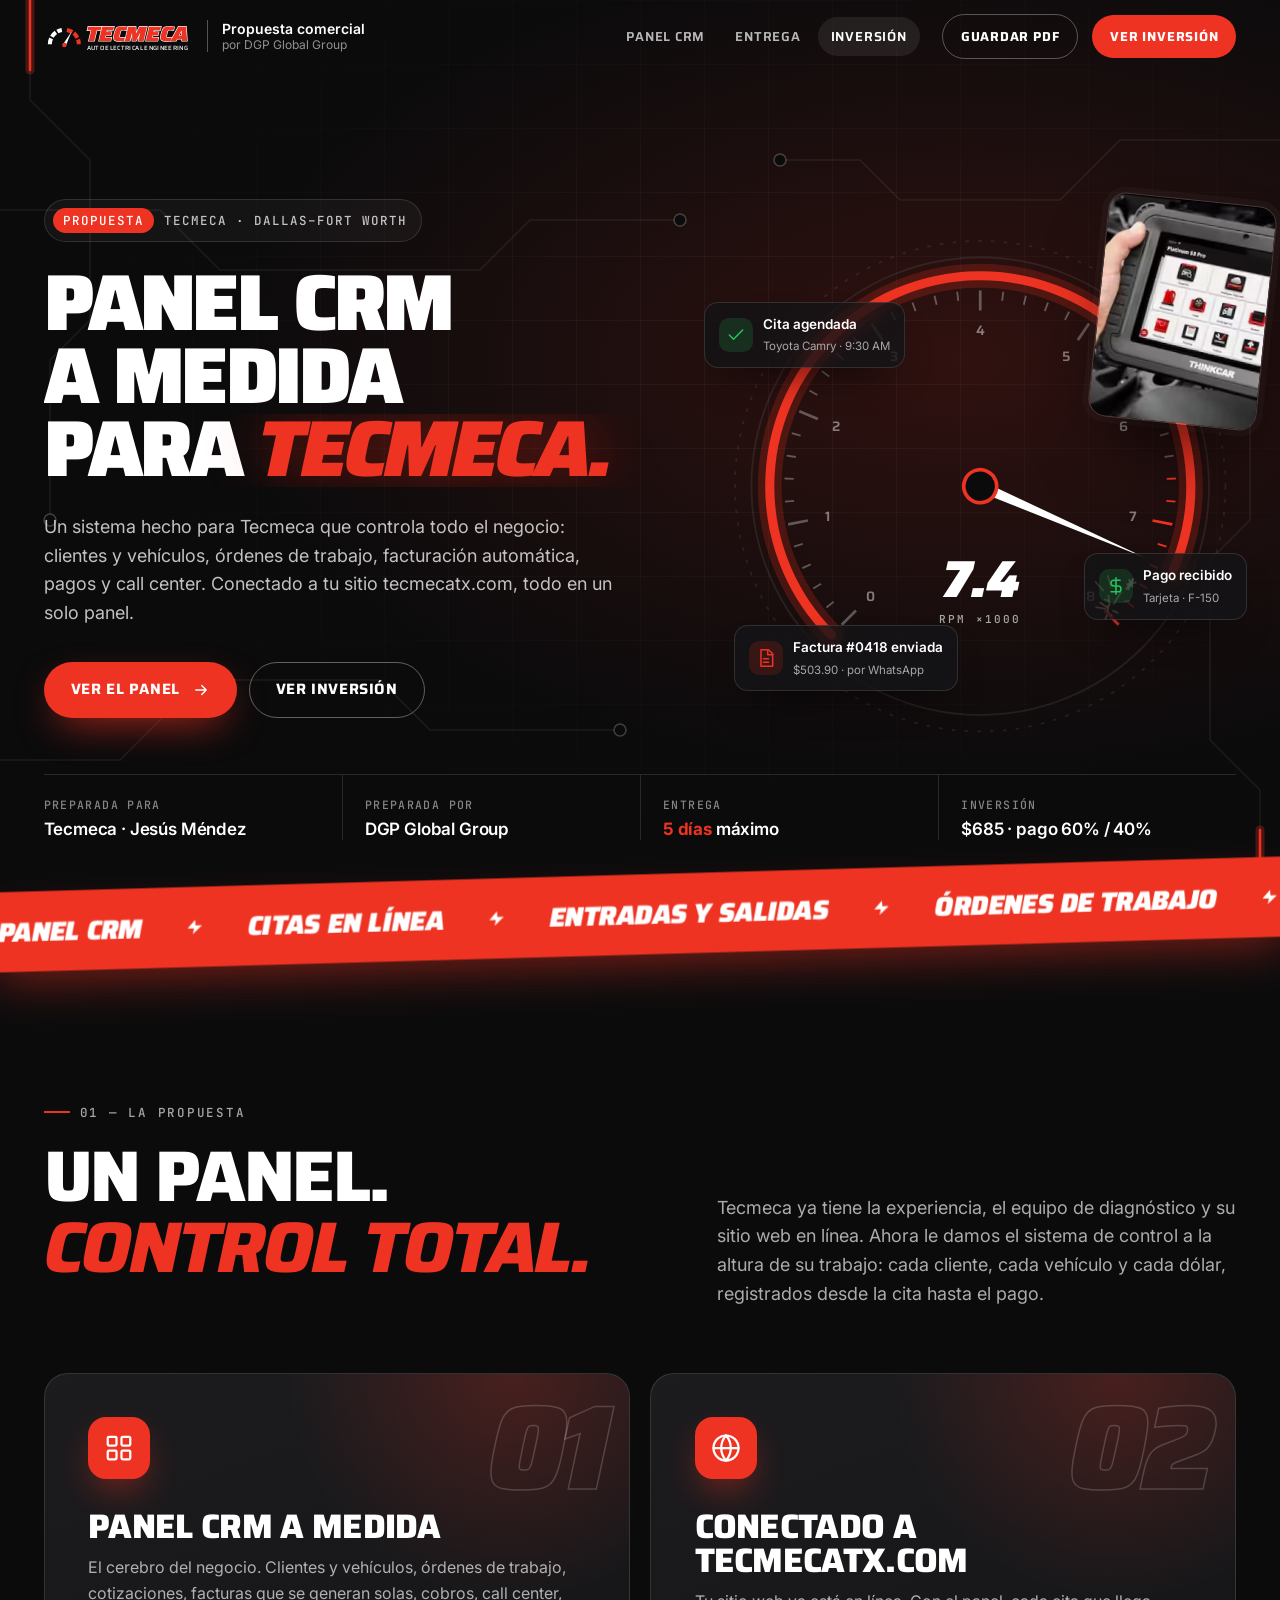
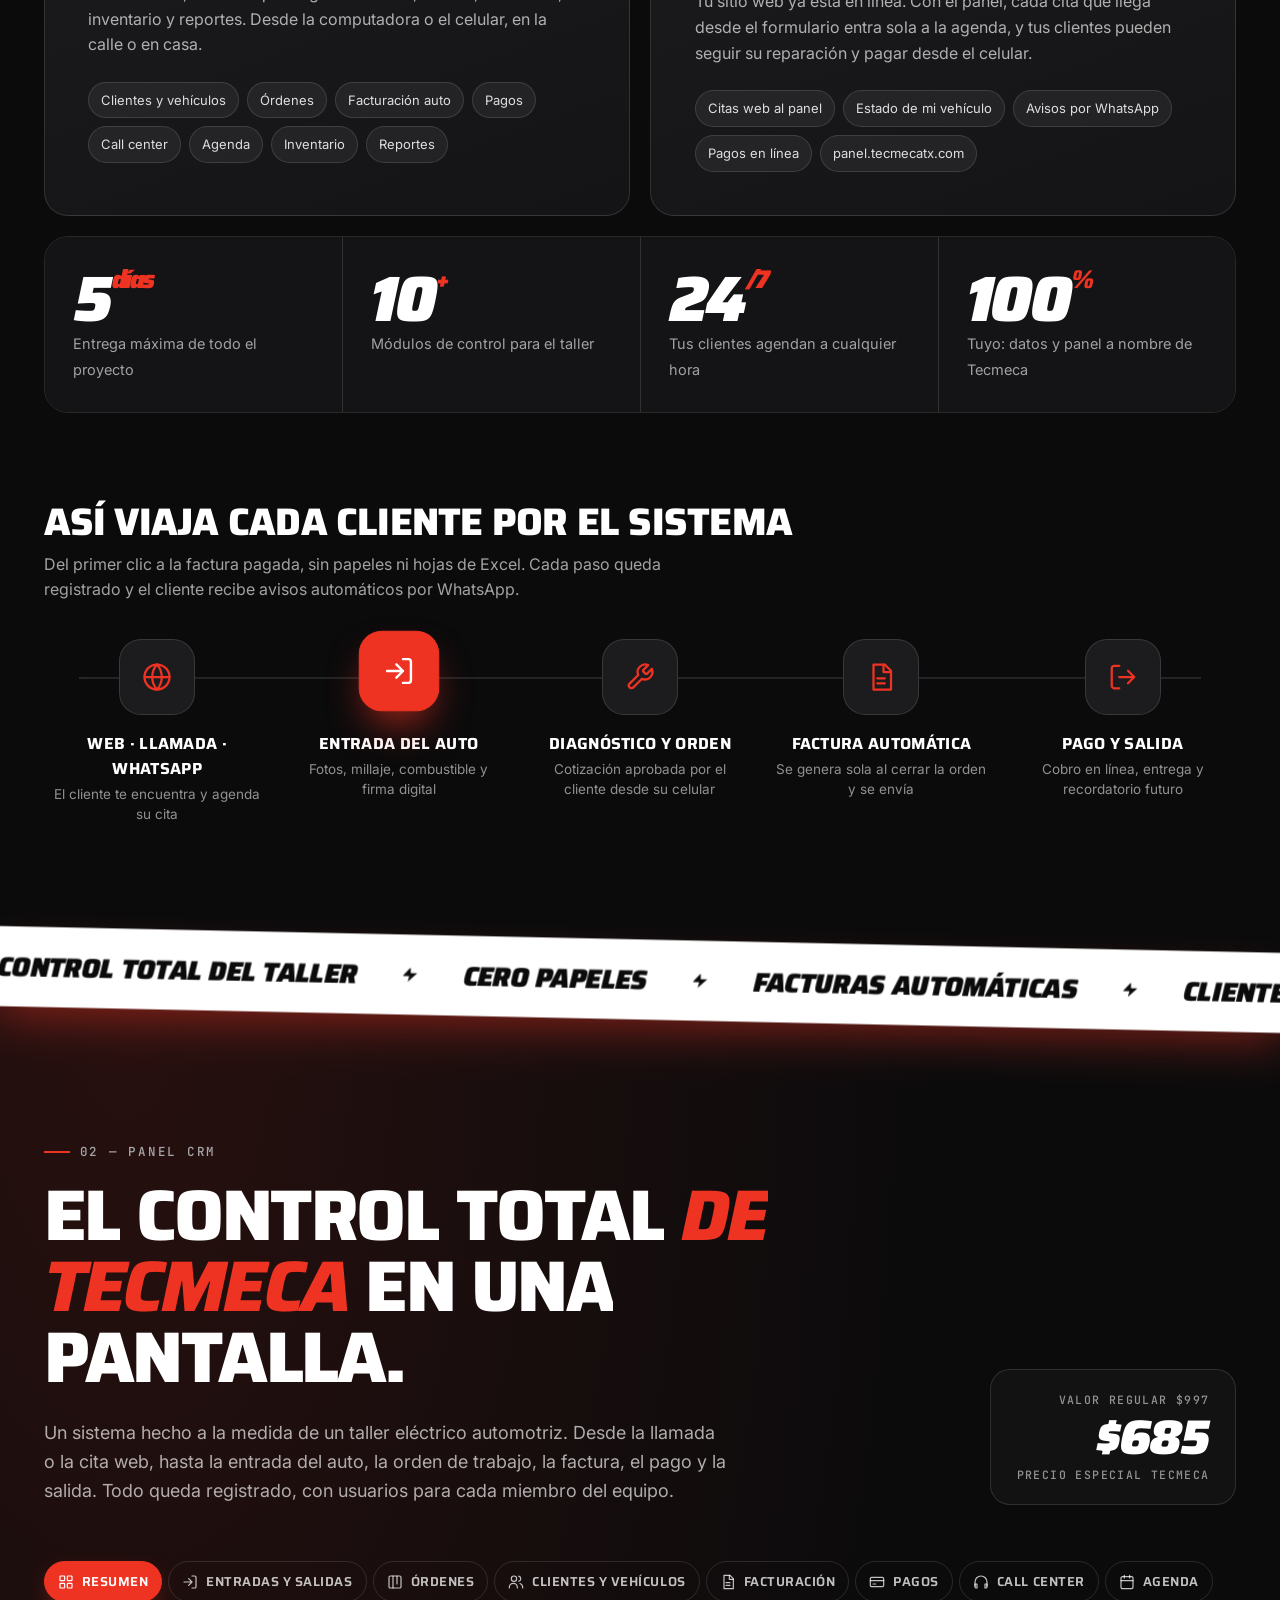
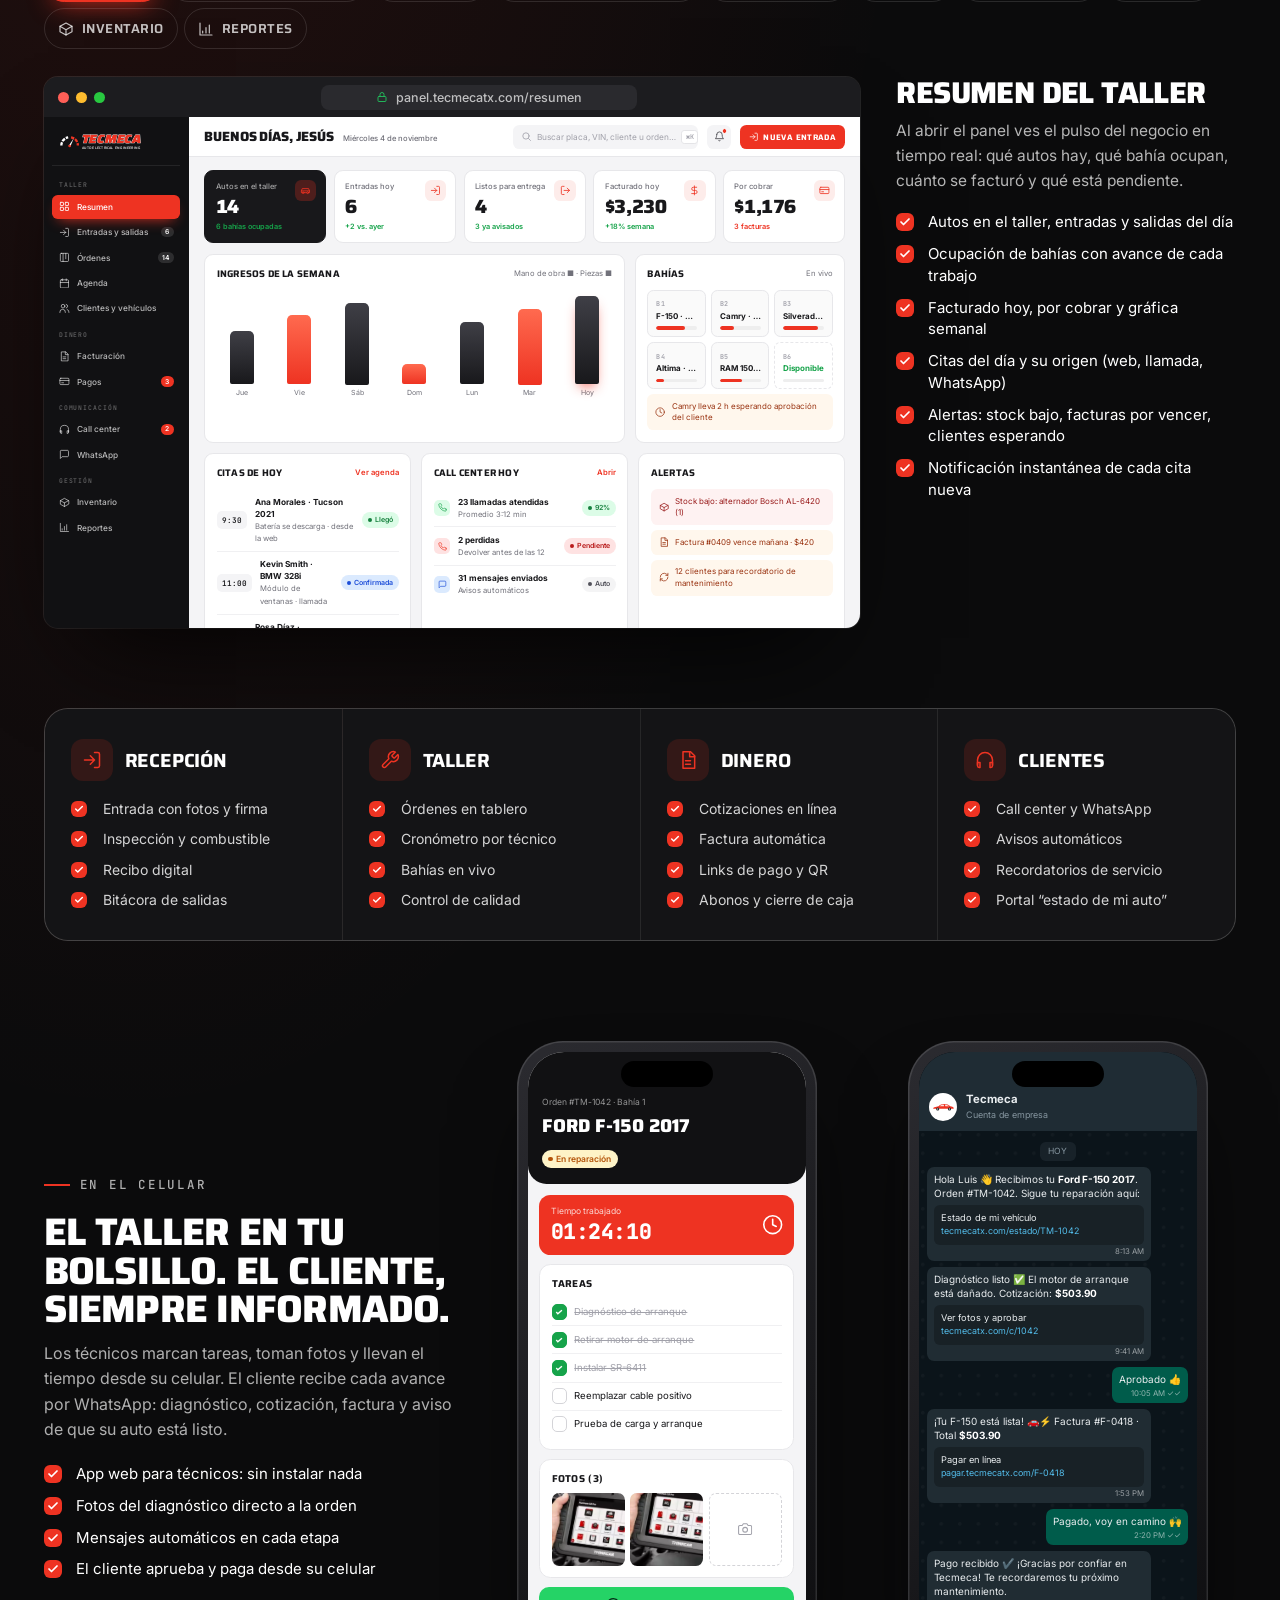
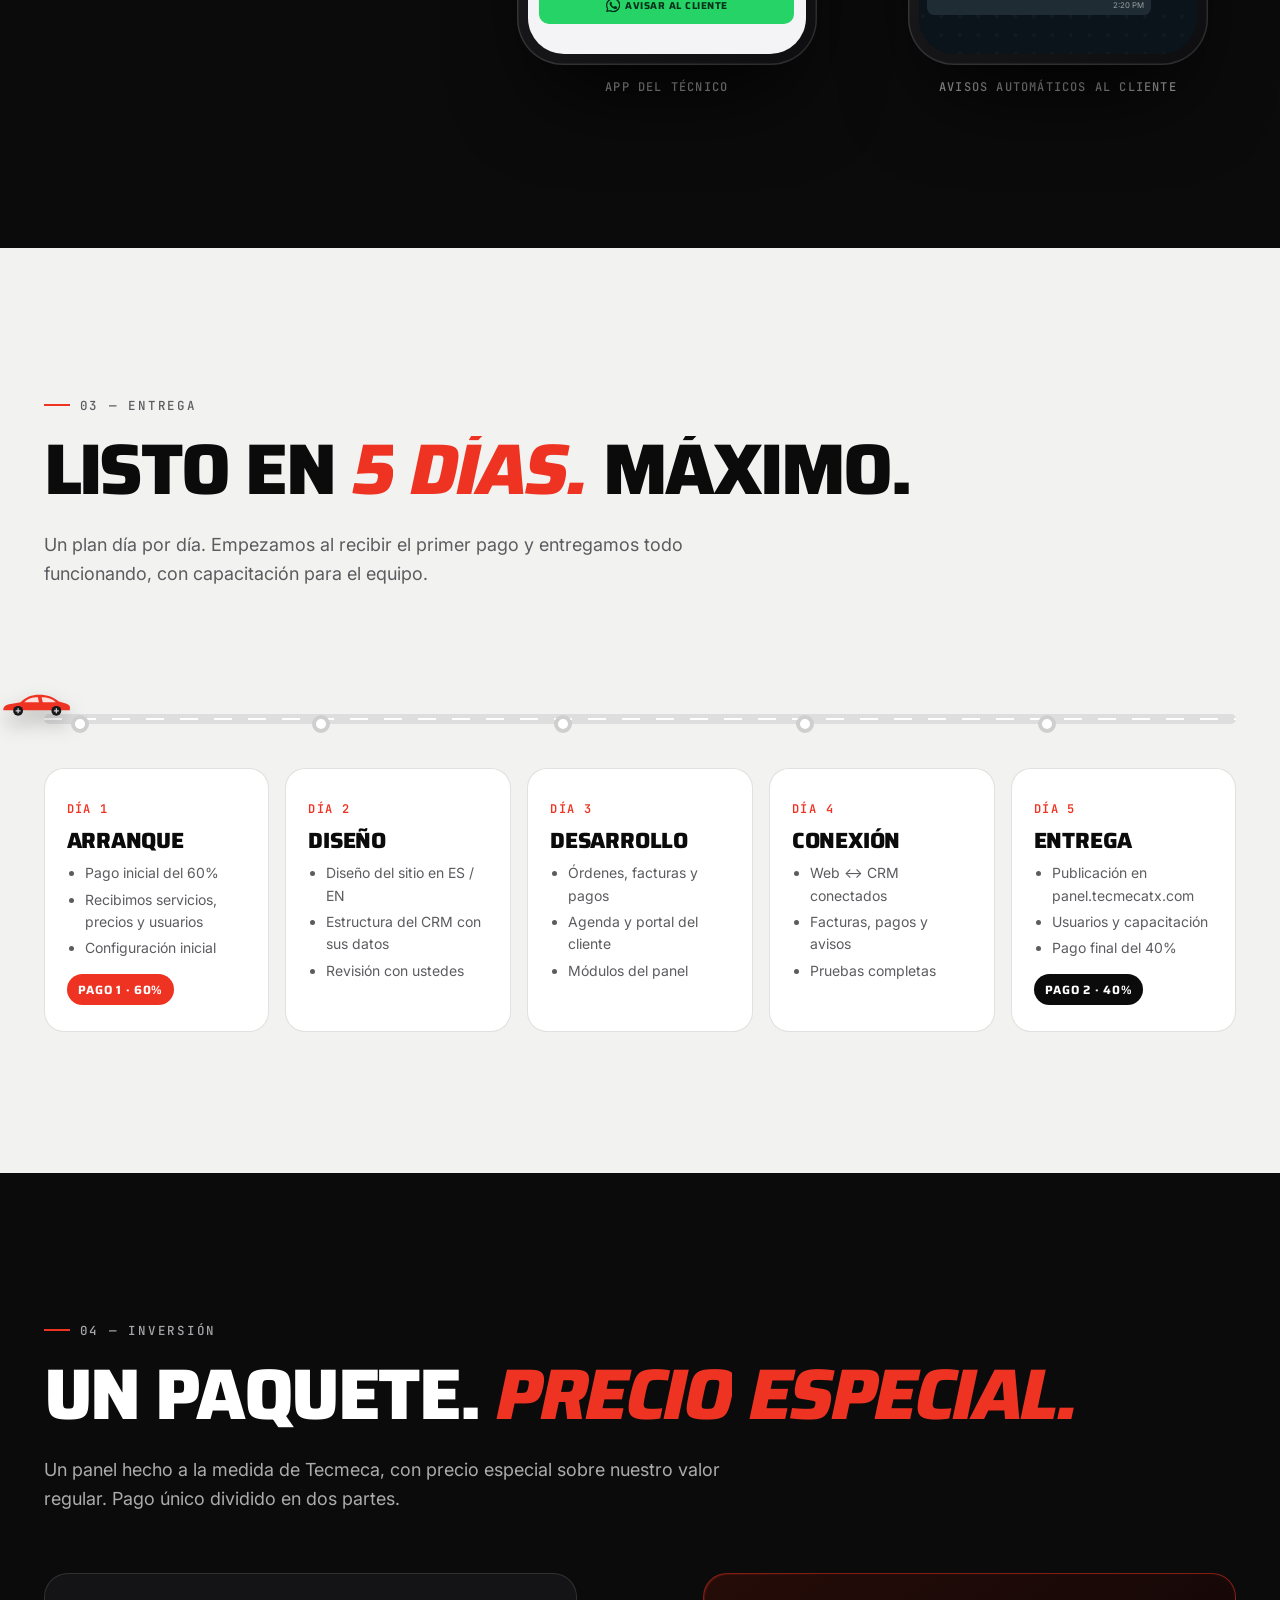
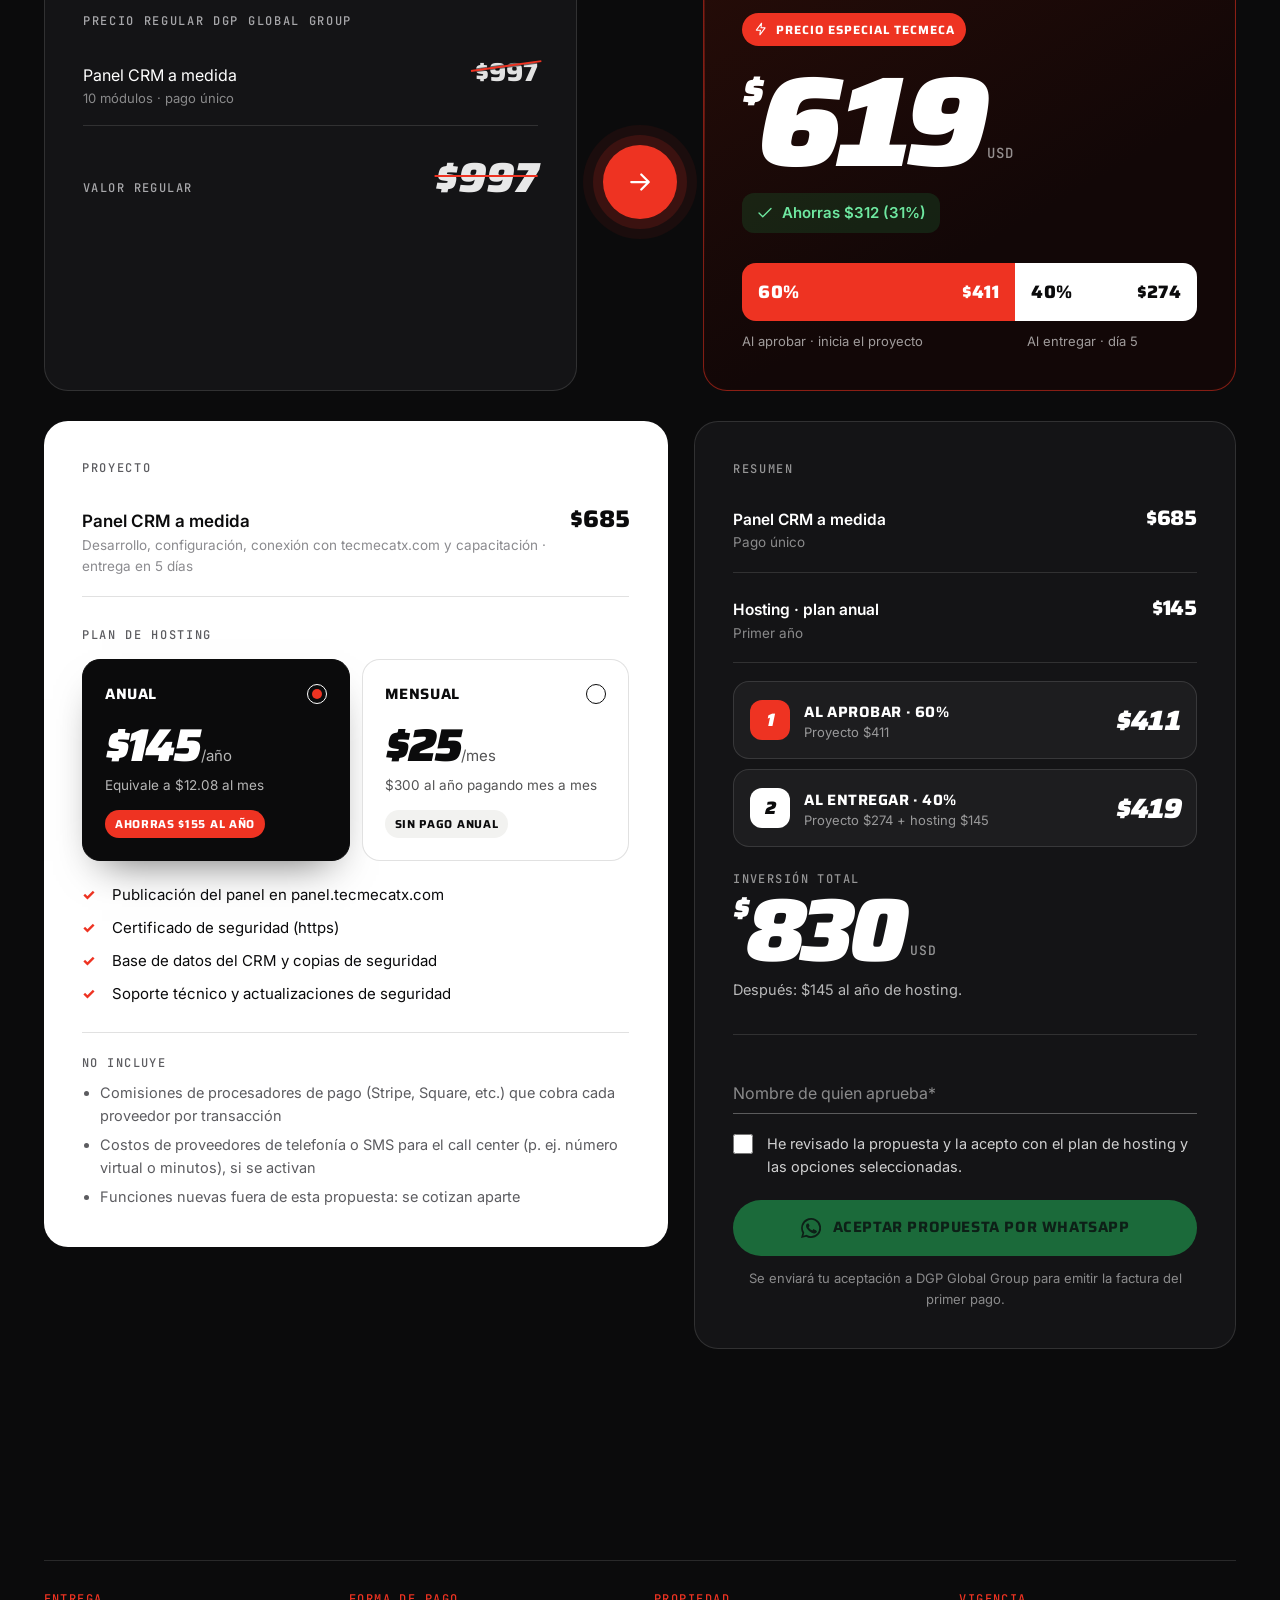
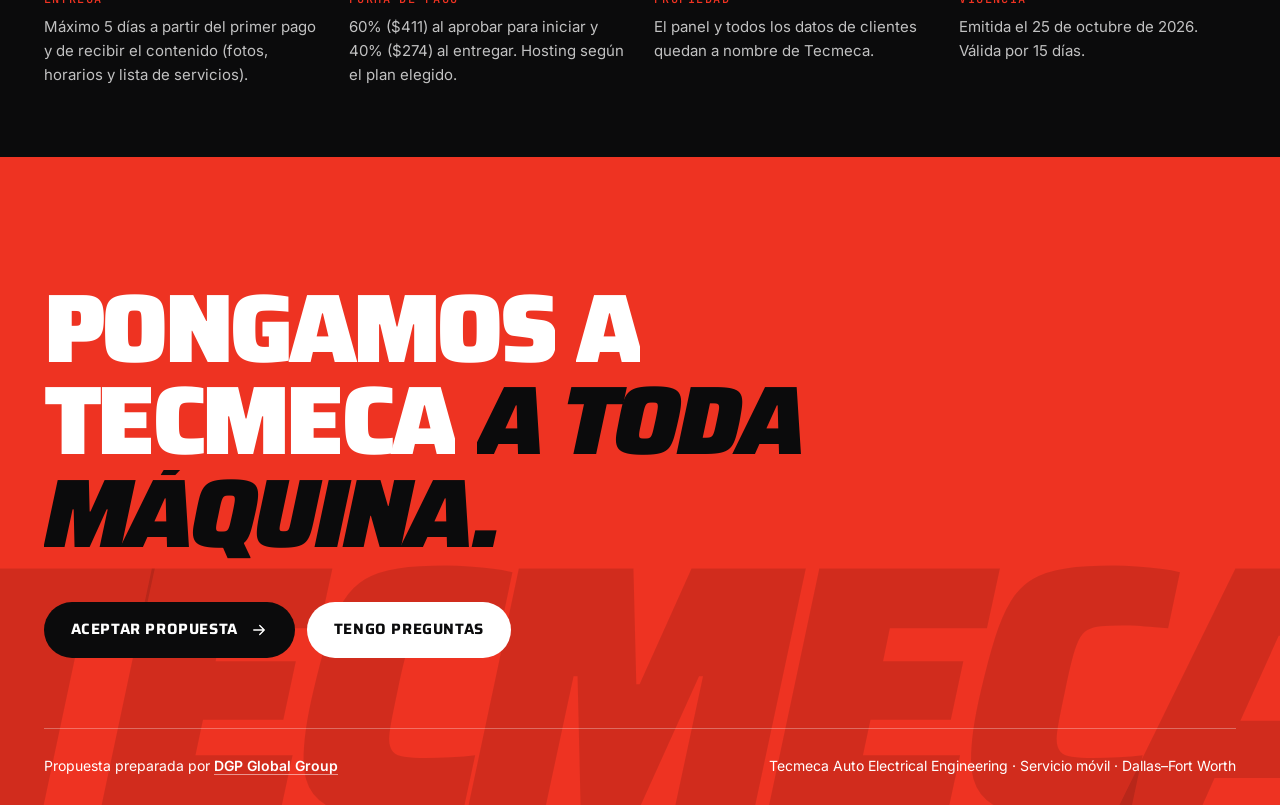
<file: propuesta/index.html>
<!DOCTYPE html>
<html lang="es">
<head>
  <meta charset="utf-8" />
  <meta name="viewport" content="width=device-width, initial-scale=1" />
  <title>Propuesta: Panel CRM | Tecmeca · DGP Global Group</title>
  <meta name="description" content="Propuesta comercial de DGP Global Group para Tecmeca Auto Electrical Engineering: panel CRM a medida para el control total del negocio." />
  <meta name="robots" content="noindex, nofollow" />
  <meta name="theme-color" content="#0b0b0c" />
  <meta property="og:type" content="website" />
  <meta property="og:site_name" content="DGP Global Group" />
  <meta property="og:locale" content="es_US" />
  <meta property="og:url" content="https://tecmecatx.com/propuesta/" />
  <meta property="og:title" content="Propuesta: Panel CRM para Tecmeca" />
  <meta property="og:description" content="Preparada por DGP Global Group. Panel CRM a medida · $685 · entrega en 5 días." />
  <meta property="og:image" content="https://tecmecatx.com/assets/og-image.jpg?v=2" />
  <meta property="og:image:secure_url" content="https://tecmecatx.com/assets/og-image.jpg?v=2" />
  <meta property="og:image:type" content="image/jpeg" />
  <meta property="og:image:width" content="1200" />
  <meta property="og:image:height" content="630" />
  <meta property="og:image:alt" content="Tecmeca Auto Electrical Engineering" />
  <meta name="twitter:card" content="summary_large_image" />
  <meta name="twitter:title" content="Propuesta: Panel CRM para Tecmeca" />
  <meta name="twitter:description" content="Preparada por DGP Global Group. Panel CRM a medida · $685 · entrega en 5 días." />
  <meta name="twitter:image" content="https://tecmecatx.com/assets/og-image.jpg?v=2" />
  <link rel="icon" type="image/svg+xml" href="../assets/favicon.svg" />
  <link rel="preconnect" href="https://fonts.googleapis.com" />
  <link rel="preconnect" href="https://fonts.gstatic.com" crossorigin />
  <link rel="preload" as="style" href="https://fonts.googleapis.com/css2?family=Saira:ital,wght@0,300..900;1,300..900&family=Inter:wght@400;500;600;700&family=JetBrains+Mono:wght@500;600&display=swap" />
  <link href="https://fonts.googleapis.com/css2?family=Saira:ital,wght@0,300..900;1,300..900&family=Inter:wght@400;500;600;700&family=JetBrains+Mono:wght@500;600&display=swap" rel="stylesheet" media="print" onload="this.media='all'" />
  <noscript><link href="https://fonts.googleapis.com/css2?family=Saira:ital,wght@0,300..900;1,300..900&family=Inter:wght@400;500;600;700&family=JetBrains+Mono:wght@500;600&display=swap" rel="stylesheet" /></noscript>
  <link rel="stylesheet" href="styles.css" />
  <link rel="stylesheet" href="mock.css" />
  <script>document.documentElement.classList.add("js"); try { if (sessionStorage.getItem("tecmeca-intro") === "1") document.documentElement.classList.add("intro-seen"); } catch (e) {}</script>
</head>
<body class="is-loading">

<!-- ================= SVG sprite ================= -->
<svg width="0" height="0" style="position:absolute" aria-hidden="true">
  <defs>
    <linearGradient id="crGrad" x1="0" y1="0" x2="0" y2="1"><stop offset="0" stop-color="#ee3322" stop-opacity=".28"/><stop offset="1" stop-color="#ee3322" stop-opacity="0"/></linearGradient>
  </defs>
  <symbol id="logo-mini" viewBox="0 0 330 84">
    <g fill="none" stroke-width="9"><path d="M13 60 A32 32 0 0 1 39.4 28.5" stroke="#fff" stroke-dasharray="13 4"/><path d="M50.6 28.5 A32 32 0 0 1 77 60" stroke="#ee3322" stroke-dasharray="13 4"/></g>
    <path d="M41 62 L61 32 L48 64 Z" fill="currentColor"/><circle cx="45" cy="62" r="5" fill="#ee3322"/>
    <text x="92" y="52" font-family="Saira, sans-serif" font-weight="900" font-style="italic" font-size="46" fill="#ee3322" stroke="#fff" stroke-width="2.5" paint-order="stroke" textLength="228" lengthAdjust="spacingAndGlyphs">TECMECA</text>
    <text x="94" y="74" font-family="Saira, sans-serif" font-weight="500" font-size="13.5" fill="currentColor" textLength="224" lengthAdjust="spacing">AUTO ELECTRICAL ENGINEERING</text>
  </symbol>
  <symbol id="logo-full" viewBox="0 0 680 365">
    <g fill="none" stroke-width="24"><path d="M162.6 220.5 A170 170 0 0 1 374 85.8" stroke="#fff" stroke-dasharray="44 9"/><path d="M393.7 92.4 A170 170 0 0 1 489.7 191.9" stroke="#ee3322" stroke-dasharray="40 9"/></g>
    <path d="M306 238 L356 66 L326 240 Z" fill="#e2e2e2"/>
    <path fill="#fff" d="M60 262 C62 240 84 228 118 221 L210 204 C252 178 300 160 352 156 C414 152 466 162 506 182 C540 196 580 208 606 218 C624 226 630 244 626 262 Z"/>
    <path fill="#151517" d="M262 204 C300 180 338 170 380 169 L414 170 L424 202 Z M436 172 C462 176 486 186 500 200 L440 202 Z M76 238 L132 232 L122 243 Z"/>
    <path fill="#ee3322" d="M330 233 L548 221 L528 233 Z"/>
    <text x="340" y="322" text-anchor="middle" font-family="Saira, sans-serif" font-weight="900" font-style="italic" font-size="112" fill="#ee3322" stroke="#fff" stroke-width="7" paint-order="stroke" textLength="600" lengthAdjust="spacingAndGlyphs">TECMECA</text>
    <text x="340" y="356" text-anchor="middle" font-family="Saira, sans-serif" font-weight="500" font-size="30" fill="currentColor" textLength="580" lengthAdjust="spacing">AUTO ELECTRICAL ENGINEERING</text>
  </symbol>
  <symbol id="car-side" viewBox="0 0 120 50"><path d="M6 36 C6 30 10 27 18 26 L34 23 C42 15 52 11 64 11 C78 11 88 15 96 22 C104 24 112 26 114 30 L114 36 Z" fill="currentColor"/><path d="M40 23 C46 17 54 15 62 15 L64 23 Z M68 15 C78 15 86 18 91 23 L70 23 Z" fill="#fff" opacity=".85"/><circle cx="30" cy="37" r="8" fill="#18181b"/><circle cx="30" cy="37" r="3.5" fill="#d4d4d8"/><circle cx="92" cy="37" r="8" fill="#18181b"/><circle cx="92" cy="37" r="3.5" fill="#d4d4d8"/></symbol>
  <symbol id="i-bolt" viewBox="0 0 24 24"><path d="M13 2 4 14h7l-1 8 9-12h-7l1-8z"/></symbol>
  <symbol id="i-battery" viewBox="0 0 24 24"><rect x="2" y="7" width="18" height="10" rx="2"/><path d="M22 11v2M6 10v4M10 10v4"/></symbol>
  <symbol id="i-gauge" viewBox="0 0 24 24"><path d="m12 14 4-4"/><path d="M3.3 19a10 10 0 1 1 17.4 0"/></symbol>
  <symbol id="i-cpu" viewBox="0 0 24 24"><rect x="5" y="5" width="14" height="14" rx="2"/><rect x="9" y="9" width="6" height="6"/><path d="M9 2v3M15 2v3M9 19v3M15 19v3M2 9h3M2 15h3M19 9h3M19 15h3"/></symbol>
  <symbol id="i-key" viewBox="0 0 24 24"><circle cx="7.5" cy="15.5" r="4.5"/><path d="M10.7 12.3 21 2M16 7l3 3M18.5 4.5l2 2"/></symbol>
  <symbol id="i-light" viewBox="0 0 24 24"><path d="M9 18h6M10 22h4M12 2a7 7 0 0 0-4 12.7V17h8v-2.3A7 7 0 0 0 12 2z"/></symbol>
  <symbol id="i-snow" viewBox="0 0 24 24"><path d="M12 2v20M2 12h20M5 5l14 14M19 5 5 19"/></symbol>
  <symbol id="i-engine" viewBox="0 0 24 24"><path d="M3 10h3l2-3h6l2 2h2v3h2v-2h1v7h-1v-2h-2v3h-3l-2 2H9v-3H6v-2H3z"/></symbol>
  <symbol id="i-wrench" viewBox="0 0 24 24"><path d="M14.7 6.3a1 1 0 0 0 0 1.4l1.6 1.6a1 1 0 0 0 1.4 0l3.8-3.8a6 6 0 0 1-7.9 7.9l-6.9 6.9a2.1 2.1 0 0 1-3-3l6.9-6.9a6 6 0 0 1 7.9-7.9l-3.8 3.8z"/></symbol>
  <symbol id="i-car" viewBox="0 0 24 24"><path d="M5 17H3v-4l2-5h14l2 5v4h-2M3 13h18M9 17h6"/><circle cx="7" cy="17" r="2"/><circle cx="17" cy="17" r="2"/></symbol>
  <symbol id="i-cal" viewBox="0 0 24 24"><rect x="3" y="4" width="18" height="18" rx="2"/><path d="M16 2v4M8 2v4M3 10h18"/></symbol>
  <symbol id="i-users" viewBox="0 0 24 24"><circle cx="9" cy="7" r="4"/><path d="M2 21v-1a6 6 0 0 1 12 0v1M16 3.1a4 4 0 0 1 0 7.8M22 21v-1a6 6 0 0 0-4-5.7"/></symbol>
  <symbol id="i-invoice" viewBox="0 0 24 24"><path d="M6 2h9l5 5v15H6z"/><path d="M14 2v6h6M9 13h6M9 17h6"/></symbol>
  <symbol id="i-card" viewBox="0 0 24 24"><rect x="2" y="5" width="20" height="14" rx="2"/><path d="M2 10h20M6 15h4"/></symbol>
  <symbol id="i-phone" viewBox="0 0 24 24"><path d="M22 16.9v3a2 2 0 0 1-2.2 2 19.8 19.8 0 0 1-8.6-3.1 19.5 19.5 0 0 1-6-6A19.8 19.8 0 0 1 2.1 4.2 2 2 0 0 1 4.1 2h3a2 2 0 0 1 2 1.7c.1.9.4 1.8.7 2.7a2 2 0 0 1-.5 2.1L8 9.8a16 16 0 0 0 6 6l1.3-1.3a2 2 0 0 1 2.1-.4c.9.3 1.8.6 2.7.7a2 2 0 0 1 1.7 2z"/></symbol>
  <symbol id="i-box" viewBox="0 0 24 24"><path d="M21 8 12 3 3 8v8l9 5 9-5z"/><path d="m3 8 9 5 9-5M12 13v8"/></symbol>
  <symbol id="i-chart" viewBox="0 0 24 24"><path d="M3 3v18h18M7 15v3M12 10v8M17 6v12"/></symbol>
  <symbol id="i-in" viewBox="0 0 24 24"><path d="M15 3h4a2 2 0 0 1 2 2v14a2 2 0 0 1-2 2h-4M10 17l5-5-5-5M15 12H3"/></symbol>
  <symbol id="i-out" viewBox="0 0 24 24"><path d="M9 21H5a2 2 0 0 1-2-2V5a2 2 0 0 1 2-2h4M16 17l5-5-5-5M21 12H9"/></symbol>
  <symbol id="i-check" viewBox="0 0 24 24"><path d="M20 6 9 17l-5-5"/></symbol>
  <symbol id="i-search" viewBox="0 0 24 24"><circle cx="11" cy="11" r="7"/><path d="m21 21-4.3-4.3"/></symbol>
  <symbol id="i-bell" viewBox="0 0 24 24"><path d="M6 8a6 6 0 0 1 12 0c0 7 3 9 3 9H3s3-2 3-9M10.3 21a1.9 1.9 0 0 0 3.4 0"/></symbol>
  <symbol id="i-pin" viewBox="0 0 24 24"><path d="M12 22s7-6.2 7-12a7 7 0 1 0-14 0c0 5.8 7 12 7 12z"/><circle cx="12" cy="10" r="2.5"/></symbol>
  <symbol id="i-clock" viewBox="0 0 24 24"><circle cx="12" cy="12" r="10"/><path d="M12 6v6l4 2"/></symbol>
  <symbol id="i-shield" viewBox="0 0 24 24"><path d="M12 22s8-4 8-10V5l-8-3-8 3v7c0 6 8 10 8 10z"/><path d="m9 12 2 2 4-4"/></symbol>
  <symbol id="i-cam" viewBox="0 0 24 24"><path d="M23 19a2 2 0 0 1-2 2H3a2 2 0 0 1-2-2V8a2 2 0 0 1 2-2h4l2-3h6l2 3h4a2 2 0 0 1 2 2z"/><circle cx="12" cy="13" r="4"/></symbol>
  <symbol id="i-grid" viewBox="0 0 24 24"><rect x="3" y="3" width="7" height="7" rx="1"/><rect x="14" y="3" width="7" height="7" rx="1"/><rect x="14" y="14" width="7" height="7" rx="1"/><rect x="3" y="14" width="7" height="7" rx="1"/></symbol>
  <symbol id="i-kanban" viewBox="0 0 24 24"><rect x="3" y="3" width="18" height="18" rx="2"/><path d="M9 3v18M15 3v12"/></symbol>
  <symbol id="i-headset" viewBox="0 0 24 24"><path d="M3 18v-6a9 9 0 0 1 18 0v6"/><path d="M21 19a2 2 0 0 1-2 2h-1v-6h3zM3 19a2 2 0 0 0 2 2h1v-6H3z"/></symbol>
  <symbol id="i-msg" viewBox="0 0 24 24"><path d="M21 15a2 2 0 0 1-2 2H7l-4 4V5a2 2 0 0 1 2-2h14a2 2 0 0 1 2 2z"/></symbol>
  <symbol id="i-arrow" viewBox="0 0 24 24"><path d="M5 12h14M13 6l6 6-6 6"/></symbol>
  <symbol id="i-globe" viewBox="0 0 24 24"><circle cx="12" cy="12" r="10"/><path d="M2 12h20M12 2a15 15 0 0 1 0 20M12 2a15 15 0 0 0 0 20"/></symbol>
  <symbol id="i-mobile" viewBox="0 0 24 24"><rect x="6" y="2" width="12" height="20" rx="2"/><path d="M11 18h2"/></symbol>
  <symbol id="i-lock" viewBox="0 0 24 24"><rect x="4" y="11" width="16" height="10" rx="2"/><path d="M8 11V7a4 4 0 0 1 8 0v4"/></symbol>
  <symbol id="i-rocket" viewBox="0 0 24 24"><path d="M4.5 16.5c-1.5 1.3-2 5-2 5s3.7-.5 5-2c.7-.8.7-2.1-.1-2.9a2.2 2.2 0 0 0-2.9-.1zM12 15l-3-3a22 22 0 0 1 2-4A12.9 12.9 0 0 1 22 2c0 2.7-.8 7.5-6 11a22.4 22.4 0 0 1-4 2z"/><path d="M9 12H4s.6-3 2-4c1.6-1.1 5 0 5 0M12 15v5s3-.6 4-2c1.1-1.6 0-5 0-5"/></symbol>
  <symbol id="i-star" viewBox="0 0 24 24"><path d="m12 2 3.1 6.3 6.9 1-5 4.8 1.2 6.9-6.2-3.2L5.8 21 7 14.1 2 9.3l6.9-1z"/></symbol>
  <symbol id="i-print" viewBox="0 0 24 24"><path d="M6 9V2h12v7M6 18H4a2 2 0 0 1-2-2v-5a2 2 0 0 1 2-2h16a2 2 0 0 1 2 2v5a2 2 0 0 1-2 2h-2"/><rect x="6" y="14" width="12" height="8"/></symbol>
  <symbol id="i-dollar" viewBox="0 0 24 24"><path d="M12 2v20M17 5H9.5a3.5 3.5 0 0 0 0 7h5a3.5 3.5 0 0 1 0 7H6"/></symbol>
  <symbol id="i-refresh" viewBox="0 0 24 24"><path d="M21 12a9 9 0 0 1-15 6.7L3 16M3 12a9 9 0 0 1 15-6.7L21 8M21 3v5h-5M3 21v-5h5"/></symbol>
  <symbol id="i-wa" viewBox="0 0 24 24"><path stroke="none" fill="currentColor" d="M17.5 14.4c-.3-.1-1.8-.9-2-1s-.5-.1-.7.1-.8 1-.9 1.2-.3.2-.6.1a8.2 8.2 0 0 1-4-3.5c-.3-.5.3-.5.9-1.6.1-.2 0-.4 0-.5l-.9-2.2c-.2-.6-.5-.5-.7-.5h-.6a1.2 1.2 0 0 0-.9.4 3.6 3.6 0 0 0-1.1 2.7 6.3 6.3 0 0 0 1.3 3.3 14.4 14.4 0 0 0 5.5 4.9c2 .9 2.8.9 3.8.8a3.3 3.3 0 0 0 2.2-1.5 2.7 2.7 0 0 0 .2-1.5c-.1-.1-.3-.2-.6-.3zM12 21.8a9.8 9.8 0 0 1-5-1.4l-.4-.2-3.7 1 1-3.6-.2-.4A9.8 9.8 0 1 1 12 21.8zM12 0a12 12 0 0 0-10.3 18L0 24l6.2-1.6A12 12 0 1 0 12 0z"/></symbol>
</svg>

<!-- ================= preloader ================= -->
<div class="loader" id="loader" aria-hidden="true">
  <div class="loader__inner">
    <svg class="loader__gauge" viewBox="0 0 320 230">
      <defs><linearGradient id="lg" x1="0" x2="1"><stop offset="0" stop-color="#ffffff"/><stop offset=".6" stop-color="#ee3322"/><stop offset="1" stop-color="#ffb347"/></linearGradient></defs>
      <path class="arc-bg" d="M47 195 A130 130 0 1 1 273 195"/>
      <path class="arc" id="loaderArc" d="M47 195 A130 130 0 1 1 273 195"/>
      <g id="loaderTicks"></g>
      <g class="needle" id="loaderNeedle"><path d="M156 170 L160 62 L164 170 Z" fill="#fff"/><circle cx="160" cy="170" r="11" fill="#0b0b0c" stroke="#ee3322" stroke-width="4"/></g>
    </svg>
    <div class="loader__num"><span id="loaderNum">0</span><small>%</small></div>
    <div class="loader__txt">Encendiendo propuesta · DGP Global Group</div>
  </div>
  <div class="loader__curtain"><i></i><i></i></div>
</div>

<div class="volt" id="volt" aria-hidden="true"></div>
<div class="cursor" aria-hidden="true"></div>
<div class="cursor-ring" aria-hidden="true"></div>
<canvas id="confetti" aria-hidden="true"></canvas>

<!-- ================= top bar ================= -->
<header class="bar" id="bar">
  <a class="bar__brand" href="#top" aria-label="Tecmeca · Propuesta">
    <svg viewBox="0 0 330 84" style="color:#fff"><use href="#logo-mini"/></svg>
    <span>Propuesta comercial<small>por DGP Global Group</small></span>
  </a>
  <nav class="bar__nav" aria-label="Secciones">
    <a href="#crm">Panel CRM</a>
    <a href="#entrega">Entrega</a>
    <a href="#inversion">Inversión</a>
  </nav>
  <button class="bar__btn bar__btn--ghost" type="button" onclick="window.print()">Guardar PDF</button>
  <a class="bar__btn bar__btn--red" href="#inversion" data-magnet>Ver inversión</a>
</header>

<main>
<!-- ================= HERO ================= -->
<section class="hero" id="top">
  <div class="hero__grid" aria-hidden="true"></div>
  <svg class="circuit" viewBox="0 0 1440 900" preserveAspectRatio="xMidYMid slice" aria-hidden="true">
    <path class="trace" d="M0 210 H240 L300 270 H560 L610 220 H760" /><path class="pulse" d="M0 210 H240 L300 270 H560 L610 220 H760" style="--d:0s" />
    <path class="trace" d="M1440 140 H1200 L1140 200 H980 L940 160 H860" /><path class="pulse" d="M1440 140 H1200 L1140 200 H980 L940 160 H860" style="--d:1.6s" />
    <path class="trace" d="M0 760 H200 L280 680 H460 L510 730 H700" /><path class="pulse" d="M0 760 H200 L280 680 H460 L510 730 H700" style="--d:2.8s" />
    <path class="trace" d="M110 0 V100 L170 160 V320 L130 360 V520" /><path class="pulse" d="M110 0 V100 L170 160 V320 L130 360 V520" style="--d:.9s" />
    <path class="trace" d="M1340 900 V790 L1290 740 V560 L1330 520 V380" /><path class="pulse" d="M1340 900 V790 L1290 740 V560 L1330 520 V380" style="--d:3.9s" />
    <circle class="node" cx="760" cy="220" r="6" /><circle class="node" cx="860" cy="160" r="6" /><circle class="node" cx="700" cy="730" r="6" /><circle class="node" cx="130" cy="520" r="6" /><circle class="node" cx="1330" cy="380" r="6" />
  </svg>
  <canvas id="sparks" aria-hidden="true"></canvas>
  <div class="container">
    <div class="hero__cols">
      <div>
        <div class="hero__kicker" data-in style="--d:.05s"><b>Propuesta</b> Tecmeca · Dallas–Fort Worth</div>
        <h1 aria-label="Panel CRM a medida para Tecmeca">
          <span class="ln"><span style="--i:0">Panel CRM</span></span>
          <span class="ln"><span style="--i:1">a medida</span></span>
          <span class="ln"><span style="--i:2">para <em>Tecmeca.</em></span></span>
        </h1>
        <p class="hero__lead" data-in style="--d:.55s">Un sistema hecho para Tecmeca que controla todo el negocio: clientes y vehículos, órdenes de trabajo, facturación automática, pagos y call center. Conectado a tu sitio tecmecatx.com, todo en un solo panel.</p>
        <div class="hero__actions" data-in style="--d:.7s">
          <a class="btn btn--red" href="#crm" data-magnet>Ver el panel <svg class="ic"><use href="#i-arrow"/></svg></a>
          <a class="btn btn--outline" href="#inversion" data-magnet>Ver inversión</a>
        </div>
      </div>
      <div class="hv" data-in style="--d:.3s" id="hv">
        <svg class="hv__gauge" id="hvGauge" viewBox="0 0 560 560" aria-hidden="true">
          <g class="rot"><circle class="ring" cx="280" cy="280" r="268" stroke-dasharray="4 10" /></g>
          <circle class="ring" cx="280" cy="280" r="250" />
          <path class="arc" id="hvArc" d="" />
          <g class="ticks" id="hvTicks"></g>
          <g class="nums" id="hvNums"></g>
          <g class="needle" id="hvNeedle"><path d="M274 280 L280 82 L286 280 Z" fill="#fff" /><circle class="hub" cx="280" cy="280" r="18" /></g>
        </svg>
        <div class="hv__readout"><b id="hvRead">0.0</b><small>RPM ×1000</small></div>
        <div class="hv__card" id="hvCard"><img src="../assets/diagnostico.webp" alt="Escáner de diagnóstico automotriz conectado a un vehículo" width="341" height="455" /></div>
        <div class="hv__chip hv__chip--1"><i class="g"><svg class="ic"><use href="#i-check"/></svg></i><div><b>Cita agendada</b><small>Toyota Camry · 9:30 AM</small></div></div>
        <div class="hv__chip hv__chip--2"><i><svg class="ic"><use href="#i-invoice"/></svg></i><div><b>Factura #0418 enviada</b><small>$503.90 · por WhatsApp</small></div></div>
        <div class="hv__chip hv__chip--3"><i class="g"><svg class="ic"><use href="#i-dollar"/></svg></i><div><b>Pago recibido</b><small>Tarjeta · F-150</small></div></div>
      </div>
    </div>
    <div class="meta" data-in style="--d:.9s">
      <div><small>Preparada para</small><strong>Tecmeca · Jesús Méndez</strong></div>
      <div><small>Preparada por</small><strong>DGP Global Group</strong></div>
      <div><small>Entrega</small><strong><b>5 días</b> máximo</strong></div>
      <div><small>Inversión</small><strong>$685 · pago 60% / 40%</strong></div>
    </div>
  </div>
</section>

<div class="marquee" aria-hidden="true"><div class="marquee__track">
  <span>Panel CRM</span><span>Citas en línea</span><span>Entradas y salidas</span><span>Órdenes de trabajo</span><span>Facturación automática</span><span>Pagos en línea</span><span>Call center</span><span>Inventario</span><span>Reportes</span>
  <span>Panel CRM</span><span>Citas en línea</span><span>Entradas y salidas</span><span>Órdenes de trabajo</span><span>Facturación automática</span><span>Pagos en línea</span><span>Call center</span><span>Inventario</span><span>Reportes</span>
</div></div>

<!-- ================= 01 OVERVIEW ================= -->
<section class="ov" id="resumen">
  <div class="container">
    <div class="ov__head">
      <div>
        <p class="label rv">01 — La propuesta</p>
        <h2 class="h2 split">Un panel. <em>Control total.</em></h2>
      </div>
      <p class="sub rv" style="--d:.15s">Tecmeca ya tiene la experiencia, el equipo de diagnóstico y su sitio web en línea. Ahora le damos el sistema de control a la altura de su trabajo: cada cliente, cada vehículo y cada dólar, registrados desde la cita hasta el pago.</p>
    </div>

    <div class="duo-prod">
      <article class="prod rv" data-tilt data-spot>
        <span class="prod__num">01</span>
        <div class="prod__ic"><svg class="ic"><use href="#i-grid"/></svg></div>
        <h3>Panel CRM a medida</h3>
        <p>El cerebro del negocio. Clientes y vehículos, órdenes de trabajo, cotizaciones, facturas que se generan solas, cobros, call center, inventario y reportes. Desde la computadora o el celular, en la calle o en casa.</p>
        <div class="tags"><span>Clientes y vehículos</span><span>Órdenes</span><span>Facturación auto</span><span>Pagos</span><span>Call center</span><span>Agenda</span><span>Inventario</span><span>Reportes</span></div>
      </article>
      <article class="prod rv" style="--d:.12s" data-tilt data-spot>
        <span class="prod__num">02</span>
        <div class="prod__ic"><svg class="ic"><use href="#i-globe"/></svg></div>
        <h3>Conectado a tecmecatx.com</h3>
        <p>Tu sitio web ya está en línea. Con el panel, cada cita que llega desde el formulario entra sola a la agenda, y tus clientes pueden seguir su reparación y pagar desde el celular.</p>
        <div class="tags"><span>Citas web al panel</span><span>Estado de mi vehículo</span><span>Avisos por WhatsApp</span><span>Pagos en línea</span><span>panel.tecmecatx.com</span></div>
      </article>
    </div>

    <div class="stats rv">
      <div class="stat"><b><span data-count="5">0</span><sup>días</sup></b><span>Entrega máxima de todo el proyecto</span></div>
      <div class="stat"><b><span data-count="10">0</span><sup>+</sup></b><span>Módulos de control para el taller</span></div>
      <div class="stat"><b><span data-count="24">0</span><sup>/7</sup></b><span>Tus clientes agendan a cualquier hora</span></div>
      <div class="stat"><b><span data-count="100">0</span><sup>%</sup></b><span>Tuyo: datos y panel a nombre de Tecmeca</span></div>
    </div>

    <div class="pipe">
      <h3 class="rv">Así viaja cada cliente por el sistema</h3>
      <p class="rv">Del primer clic a la factura pagada, sin papeles ni hojas de Excel. Cada paso queda registrado y el cliente recibe avisos automáticos por WhatsApp.</p>
      <div class="pipe__track rv" id="pipe">
        <div class="pipe__line" aria-hidden="true"></div>
        <div class="pipe__step"><div class="pipe__dot"><svg class="ic"><use href="#i-globe"/></svg></div><div><b>Web · llamada · WhatsApp</b><small>El cliente te encuentra y agenda su cita</small></div></div>
        <div class="pipe__step"><div class="pipe__dot"><svg class="ic"><use href="#i-in"/></svg></div><div><b>Entrada del auto</b><small>Fotos, millaje, combustible y firma digital</small></div></div>
        <div class="pipe__step"><div class="pipe__dot"><svg class="ic"><use href="#i-wrench"/></svg></div><div><b>Diagnóstico y orden</b><small>Cotización aprobada por el cliente desde su celular</small></div></div>
        <div class="pipe__step"><div class="pipe__dot"><svg class="ic"><use href="#i-invoice"/></svg></div><div><b>Factura automática</b><small>Se genera sola al cerrar la orden y se envía</small></div></div>
        <div class="pipe__step"><div class="pipe__dot"><svg class="ic"><use href="#i-out"/></svg></div><div><b>Pago y salida</b><small>Cobro en línea, entrega y recordatorio futuro</small></div></div>
      </div>
    </div>
  </div>
</section>

<div class="marquee marquee--alt" aria-hidden="true"><div class="marquee__track">
  <span>Control total del taller</span><span>Cero papeles</span><span>Facturas automáticas</span><span>Clientes avisados por WhatsApp</span><span>Cada dólar registrado</span>
  <span>Control total del taller</span><span>Cero papeles</span><span>Facturas automáticas</span><span>Clientes avisados por WhatsApp</span><span>Cada dólar registrado</span>
</div></div>

<!-- ================= 04 CRM ================= -->
<section class="crm" id="crm">
  <div class="container">
    <div class="crm__head">
      <div>
        <p class="label rv">02 — Panel CRM</p>
        <h2 class="h2 split">El control total <em>de Tecmeca</em> en una pantalla.</h2>
        <p class="sub rv">Un sistema hecho a la medida de un taller eléctrico automotriz. Desde la llamada o la cita web, hasta la entrada del auto, la orden de trabajo, la factura, el pago y la salida. Todo queda registrado, con usuarios para cada miembro del equipo.</p>
      </div>
      <div class="badge-price rv" style="--d:.2s"><small>Valor regular $997</small><strong>$685</strong><span>Precio especial Tecmeca</span></div>
    </div>

    <div class="show" data-show="crm">
      <div class="show__bar rv">
        <div class="tabs" role="tablist" aria-label="Módulos del CRM">
          <button class="tab is-active" type="button" data-view="resumen"><svg class="ic"><use href="#i-grid"/></svg>Resumen</button>
          <button class="tab" type="button" data-view="entradas"><svg class="ic"><use href="#i-in"/></svg>Entradas y salidas</button>
          <button class="tab" type="button" data-view="ordenes"><svg class="ic"><use href="#i-kanban"/></svg>Órdenes</button>
          <button class="tab" type="button" data-view="clientes"><svg class="ic"><use href="#i-users"/></svg>Clientes y vehículos</button>
          <button class="tab" type="button" data-view="facturas"><svg class="ic"><use href="#i-invoice"/></svg>Facturación</button>
          <button class="tab" type="button" data-view="pagos"><svg class="ic"><use href="#i-card"/></svg>Pagos</button>
          <button class="tab" type="button" data-view="callcenter"><svg class="ic"><use href="#i-headset"/></svg>Call center</button>
          <button class="tab" type="button" data-view="agendacrm"><svg class="ic"><use href="#i-cal"/></svg>Agenda</button>
          <button class="tab" type="button" data-view="inventario"><svg class="ic"><use href="#i-box"/></svg>Inventario</button>
          <button class="tab" type="button" data-view="reportes"><svg class="ic"><use href="#i-chart"/></svg>Reportes</button>
        </div>
      </div>

      <div class="show__crmrow">
        <div class="browser rv-s">
          <div class="browser__top"><i></i><i></i><i></i><span class="browser__url"><svg class="ic"><use href="#i-lock"/></svg><span data-url>panel.tecmecatx.com</span></span></div>
          <div class="screen screen--crm is-anim" data-base="1280" data-cursor="Scroll">
            <div class="scaler">

              <!-- CRM shell is repeated per view so each module is a full screen -->
              <!-- ===== RESUMEN ===== -->
              <div class="view is-on" data-view="resumen" data-url="panel.tecmecatx.com/resumen">
                <div class="cr" style="position:relative">
                  <aside class="cr-side">
                    <div class="cr-brand"><svg viewBox="0 0 330 84" style="color:#fff"><use href="#logo-mini"/></svg></div>
                    <small>Taller</small>
                    <a class="on"><svg class="ic"><use href="#i-grid"/></svg>Resumen</a>
                    <a><svg class="ic"><use href="#i-in"/></svg>Entradas y salidas<em>6</em></a>
                    <a><svg class="ic"><use href="#i-kanban"/></svg>Órdenes<em>14</em></a>
                    <a><svg class="ic"><use href="#i-cal"/></svg>Agenda</a>
                    <a><svg class="ic"><use href="#i-users"/></svg>Clientes y vehículos</a>
                    <small>Dinero</small>
                    <a><svg class="ic"><use href="#i-invoice"/></svg>Facturación</a>
                    <a><svg class="ic"><use href="#i-card"/></svg>Pagos<em class="r">3</em></a>
                    <small>Comunicación</small>
                    <a><svg class="ic"><use href="#i-headset"/></svg>Call center<em class="r">2</em></a>
                    <a><svg class="ic"><use href="#i-msg"/></svg>WhatsApp</a>
                    <small>Gestión</small>
                    <a><svg class="ic"><use href="#i-box"/></svg>Inventario</a>
                    <a><svg class="ic"><use href="#i-chart"/></svg>Reportes</a>
                    <div class="cr-user"><i>JM</i><div><b>Jesús Méndez</b><small>Administrador</small></div></div>
                  </aside>
                  <div class="cr-main">
                    <div class="cr-top"><h2>Buenos días, Jesús <small>Miércoles 4 de noviembre</small></h2><span class="cr-search"><svg class="ic"><use href="#i-search"/></svg>Buscar placa, VIN, cliente u orden…<kbd>⌘K</kbd></span><span class="cr-iconbtn"><svg class="ic"><use href="#i-bell"/></svg><em></em></span><span class="cr-btn"><svg class="ic"><use href="#i-in"/></svg>Nueva entrada</span></div>
                    <div class="cr-body">
                      <div class="cr-kpis">
                        <div class="cr-kpi cr-kpi--dark"><i><svg class="ic"><use href="#i-car"/></svg></i><small>Autos en el taller</small><b data-count="14">0</b><span>6 bahías ocupadas</span></div>
                        <div class="cr-kpi"><i><svg class="ic"><use href="#i-in"/></svg></i><small>Entradas hoy</small><b data-count="6">0</b><span>+2 vs. ayer</span></div>
                        <div class="cr-kpi"><i><svg class="ic"><use href="#i-out"/></svg></i><small>Listos para entrega</small><b data-count="4">0</b><span>3 ya avisados</span></div>
                        <div class="cr-kpi"><i><svg class="ic"><use href="#i-dollar"/></svg></i><small>Facturado hoy</small><b data-count="3240" data-prefix="$">0</b><span>+18% semana</span></div>
                        <div class="cr-kpi"><i><svg class="ic"><use href="#i-card"/></svg></i><small>Por cobrar</small><b data-count="1180" data-prefix="$">0</b><span class="dn">3 facturas</span></div>
                      </div>
                      <div class="cr-g21">
                        <div class="cr-card">
                          <div class="cr-card__h"><h3>Ingresos de la semana</h3><small>Mano de obra ■ · Piezas ■</small></div>
                          <div class="cr-bars">
                            <div style="--i:0"><span style="--h:52%"></span>Jue</div><div style="--i:1"><span style="--h:68%"></span>Vie</div><div style="--i:2"><span style="--h:80%"></span>Sáb</div><div style="--i:3"><span style="--h:20%"></span>Dom</div><div style="--i:4"><span style="--h:61%"></span>Lun</div><div style="--i:5"><span style="--h:74%"></span>Mar</div><div class="today" style="--i:6"><span style="--h:92%"></span>Hoy</div>
                          </div>
                        </div>
                        <div class="cr-card">
                          <div class="cr-card__h"><h3>Bahías</h3><small>En vivo</small></div>
                          <div class="cr-bays">
                            <div class="cr-bay"><small>B1</small><b>F-150 · Luis R.</b><em style="--p:70%"></em></div>
                            <div class="cr-bay"><small>B2</small><b>Camry · María G.</b><em style="--p:35%"></em></div>
                            <div class="cr-bay"><small>B3</small><b>Silverado · Carlos</b><em style="--p:85%"></em></div>
                            <div class="cr-bay"><small>B4</small><b>Altima · José H.</b><em style="--p:20%"></em></div>
                            <div class="cr-bay"><small>B5</small><b>RAM 1500 · Daniel</b><em style="--p:55%"></em></div>
                            <div class="cr-bay free"><small>B6</small><b>Disponible</b><em style="--p:0%"></em></div>
                          </div>
                          <div class="cr-alert"><svg class="ic"><use href="#i-clock"/></svg>Camry lleva 2 h esperando aprobación del cliente</div>
                        </div>
                      </div>
                      <div class="cr-g3">
                        <div class="cr-card">
                          <div class="cr-card__h"><h3>Citas de hoy</h3><a>Ver agenda</a></div>
                          <div class="cr-list">
                            <div class="cr-li"><span class="cr-time">9:30</span><div><b>Ana Morales · Tucson 2021</b><small>Batería se descarga · desde la web</small></div><span class="cr-pill p-green">Llegó</span></div>
                            <div class="cr-li"><span class="cr-time">11:00</span><div><b>Kevin Smith · BMW 328i</b><small>Módulo de ventanas · llamada</small></div><span class="cr-pill p-blue">Confirmada</span></div>
                            <div class="cr-li"><span class="cr-time">2:00</span><div><b>Rosa Díaz · Odyssey 2012</b><small>A/C eléctrico · WhatsApp</small></div><span class="cr-pill p-amber">Por confirmar</span></div>
                          </div>
                        </div>
                        <div class="cr-card">
                          <div class="cr-card__h"><h3>Call center hoy</h3><a>Abrir</a></div>
                          <div class="cr-list">
                            <div class="cr-li"><span class="cr-dir in"><svg class="ic"><use href="#i-phone"/></svg></span><div><b>23 llamadas atendidas</b><small>Promedio 3:12 min</small></div><span class="cr-pill p-green">92%</span></div>
                            <div class="cr-li"><span class="cr-dir miss"><svg class="ic"><use href="#i-phone"/></svg></span><div><b>2 perdidas</b><small>Devolver antes de las 12</small></div><span class="cr-pill p-red">Pendiente</span></div>
                            <div class="cr-li"><span class="cr-dir out"><svg class="ic"><use href="#i-msg"/></svg></span><div><b>31 mensajes enviados</b><small>Avisos automáticos</small></div><span class="cr-pill p-grey">Auto</span></div>
                          </div>
                        </div>
                        <div class="cr-card">
                          <div class="cr-card__h"><h3>Alertas</h3></div>
                          <div class="cr-alert r"><svg class="ic"><use href="#i-box"/></svg>Stock bajo: alternador Bosch AL-6420 (1)</div>
                          <div class="cr-alert"><svg class="ic"><use href="#i-invoice"/></svg>Factura #0409 vence mañana · $420</div>
                          <div class="cr-alert"><svg class="ic"><use href="#i-refresh"/></svg>12 clientes para recordatorio de mantenimiento</div>
                        </div>
                      </div>
                    </div>
                  </div>
                  <div class="cr-toast"><i><svg class="ic"><use href="#i-cal"/></svg></i><div><b>Nueva cita desde la web</b><small>Mike Brown · Jeep Wrangler · Jue 10:00</small></div></div>
                </div>
                <div class="view__info" hidden>
                  <h3>Resumen del taller</h3>
                  <p>Al abrir el panel ves el pulso del negocio en tiempo real: qué autos hay, qué bahía ocupan, cuánto se facturó y qué está pendiente.</p>
                  <ul class="ticks"><li>Autos en el taller, entradas y salidas del día</li><li>Ocupación de bahías con avance de cada trabajo</li><li>Facturado hoy, por cobrar y gráfica semanal</li><li>Citas del día y su origen (web, llamada, WhatsApp)</li><li>Alertas: stock bajo, facturas por vencer, clientes esperando</li><li>Notificación instantánea de cada cita nueva</li></ul>
                </div>
              </div>

              <!-- ===== ENTRADAS ===== -->
              <div class="view" data-view="entradas" data-url="panel.tecmecatx.com/entradas/nueva">
                <div class="cr">
                  <aside class="cr-side"><div class="cr-brand"><svg viewBox="0 0 330 84" style="color:#fff"><use href="#logo-mini"/></svg></div><small>Taller</small><a><svg class="ic"><use href="#i-grid"/></svg>Resumen</a><a class="on"><svg class="ic"><use href="#i-in"/></svg>Entradas y salidas<em>6</em></a><a><svg class="ic"><use href="#i-kanban"/></svg>Órdenes<em>14</em></a><a><svg class="ic"><use href="#i-cal"/></svg>Agenda</a><a><svg class="ic"><use href="#i-users"/></svg>Clientes y vehículos</a><small>Dinero</small><a><svg class="ic"><use href="#i-invoice"/></svg>Facturación</a><a><svg class="ic"><use href="#i-card"/></svg>Pagos<em class="r">3</em></a><small>Comunicación</small><a><svg class="ic"><use href="#i-headset"/></svg>Call center<em class="r">2</em></a><a><svg class="ic"><use href="#i-msg"/></svg>WhatsApp</a><small>Gestión</small><a><svg class="ic"><use href="#i-box"/></svg>Inventario</a><a><svg class="ic"><use href="#i-chart"/></svg>Reportes</a><div class="cr-user"><i>RC</i><div><b>Recepción</b><small>Atención al cliente</small></div></div></aside>
                  <div class="cr-main">
                    <div class="cr-top"><h2>Entrada de vehículo <small>Orden #TM-1055 · 9:34 AM</small></h2><span class="cr-btn cr-btn--ghost"><svg class="ic"><use href="#i-print"/></svg>Imprimir recibo</span><span class="cr-btn cr-btn--green"><svg class="ic"><use href="#i-check"/></svg>Registrar entrada</span></div>
                    <div class="cr-body">
                      <div class="cr-in">
                        <div class="cr-card">
                          <div class="cr-card__h"><h3><svg class="ic"><use href="#i-car"/></svg>Vehículo y cliente</h3><small>Cita web de las 9:30 · datos precargados</small></div>
                          <div class="cr-fields">
                            <div class="cr-f scan mono"><small>VIN (escaneado)</small><b>5NMJB3AE4MH0XXXXX</b></div>
                            <div class="cr-f"><small>Vehículo</small><b>Hyundai Tucson 2021</b></div>
                            <div class="cr-f mono"><small>Placa</small><b>TX · NHR-4471</b></div>
                            <div class="cr-f"><small>Cliente</small><b>Ana Morales</b></div>
                            <div class="cr-f"><small>Teléfono</small><b>(682) 555-0188</b></div>
                            <div class="cr-f"><small>Millaje de entrada</small><b>48,213 mi</b></div>
                          </div>
                          <div class="cr-f" style="margin-bottom:14px"><small>Motivo de la visita</small><b>La batería se descarga durante la noche. Ya cambió la batería hace 2 meses.</b></div>
                          <div class="cr-insp">
                            <div class="cr-cardiag">
                              <svg viewBox="0 0 300 140"><rect x="30" y="18" width="240" height="104" rx="46" fill="#fff" stroke="#18181b" stroke-width="3"/><rect x="88" y="30" width="56" height="80" rx="12" fill="#e4e4e7"/><rect x="170" y="30" width="44" height="80" rx="12" fill="#e4e4e7"/><g fill="#18181b"><rect x="58" y="6" width="40" height="14" rx="5"/><rect x="200" y="6" width="40" height="14" rx="5"/><rect x="58" y="120" width="40" height="14" rx="5"/><rect x="200" y="120" width="40" height="14" rx="5"/></g><text x="150" y="76" text-anchor="middle" font-family="Inter" font-size="10" fill="#71717a">VISTA SUPERIOR</text></svg>
                              <span class="cr-dmg" style="left:84%; top:30%">1</span>
                              <span class="cr-dmg" style="left:22%; top:76%">2</span>
                            </div>
                            <div class="cr-fuel">
                              <div class="cr-fuel__g">Combustible<div><span style="--p:40%"></span></div>40%</div>
                              <div class="cr-checks"><span>Luces</span><span>Llantas</span><span>Espejos</span><span class="no">Rayón puerta</span><span>Llanta de repuesto</span><span class="no">Abolladura</span><span>Radio</span><span>Gato</span></div>
                            </div>
                          </div>
                          <div class="cr-pics"><span><img src="../assets/diagnostico.webp" alt="" loading="lazy" /><small>Frente</small></span><span><img src="../assets/diagnostico.webp" alt="" loading="lazy" /><small>Tablero</small></span><span><img src="../assets/diagnostico.webp" alt="" loading="lazy" /><small>Daño 1</small></span><span><img src="../assets/diagnostico.webp" alt="" loading="lazy" /><small>Daño 2</small></span><span class="add"><svg class="ic"><use href="#i-cam"/></svg></span></div>
                          <div class="cr-sign"><div><svg viewBox="0 0 180 50"><path d="M8 34 C18 10 26 10 28 30 S40 44 46 24 S58 6 62 28 S74 40 84 22 C92 10 100 34 112 26 S130 14 140 30 C146 38 160 30 172 20"/></svg></div><span style="font-size:12px; color:#71717a; max-width:170px">Firma digital del cliente aceptando el estado del vehículo y la autorización de diagnóstico.</span></div>
                        </div>
                        <div style="display:grid; gap:16px; align-content:start">
                          <div class="cr-card">
                            <div class="cr-card__h"><h3>Movimientos de hoy</h3><small>6 entradas · 3 salidas</small></div>
                            <div class="cr-move">
                              <div><i class="out"><svg class="ic"><use href="#i-out"/></svg></i><span><b>Salida · Honda Civic 2020</b><small>Ashley J. · pagado $186.40 · 9:05 AM</small></span><span class="cr-pill p-green">Entregado</span></div>
                              <div><i class="in"><svg class="ic"><use href="#i-in"/></svg></i><span><b>Entrada · RAM 1500 2016</b><small>Daniel T. · 8:47 AM · bahía 5</small></span><span class="cr-pill p-blue">En taller</span></div>
                              <div><i class="in"><svg class="ic"><use href="#i-in"/></svg></i><span><b>Entrada · Nissan Altima 2018</b><small>José H. · 8:31 AM · bahía 4</small></span><span class="cr-pill p-blue">En taller</span></div>
                              <div><i class="in"><svg class="ic"><use href="#i-in"/></svg></i><span><b>Entrada · Ford F-150 2017</b><small>Luis R. · 8:12 AM · bahía 1</small></span><span class="cr-pill p-amber">Reparación</span></div>
                              <div><i class="out"><svg class="ic"><use href="#i-out"/></svg></i><span><b>Salida · Jeep Cherokee 2016</b><small>Pedro L. · pagado $240.00 · 8:02 AM</small></span><span class="cr-pill p-green">Entregado</span></div>
                            </div>
                          </div>
                          <div class="cr-card">
                            <div class="cr-card__h"><h3><svg class="ic"><use href="#i-out"/></svg>Checklist de salida</h3><small>Silverado · Carlos P.</small></div>
                            <div class="cr-checks" style="grid-template-columns:1fr"><span>Factura #0421 pagada</span><span>Prueba de manejo realizada</span><span>Millaje de salida: 112,604 mi</span><span>Cliente avisado por WhatsApp</span><span class="no">Firma de conformidad pendiente</span></div>
                          </div>
                        </div>
                      </div>
                    </div>
                  </div>
                </div>
                <div class="view__info" hidden>
                  <h3>Entradas y salidas de autos</h3>
                  <p>Cada vehículo que entra queda documentado en menos de 2 minutos desde una tableta o celular. Protege al taller ante reclamos y da confianza al cliente.</p>
                  <ul class="ticks"><li>Escaneo de VIN y datos del cliente precargados desde la cita</li><li>Millaje, nivel de combustible y checklist de inspección</li><li>Diagrama del auto para marcar golpes y rayones</li><li>Fotos de entrada guardadas en la orden</li><li>Firma digital del cliente y recibo impreso o por WhatsApp</li><li>Bitácora de entradas y salidas con hora y responsable</li><li>Checklist de salida: pago, prueba de manejo y conformidad</li></ul>
                </div>
              </div>

              <!-- ===== ORDENES ===== -->
              <div class="view" data-view="ordenes" data-url="panel.tecmecatx.com/ordenes">
                <div class="cr">
                  <aside class="cr-side"><div class="cr-brand"><svg viewBox="0 0 330 84" style="color:#fff"><use href="#logo-mini"/></svg></div><small>Taller</small><a><svg class="ic"><use href="#i-grid"/></svg>Resumen</a><a><svg class="ic"><use href="#i-in"/></svg>Entradas y salidas<em>6</em></a><a class="on"><svg class="ic"><use href="#i-kanban"/></svg>Órdenes<em>14</em></a><a><svg class="ic"><use href="#i-cal"/></svg>Agenda</a><a><svg class="ic"><use href="#i-users"/></svg>Clientes y vehículos</a><small>Dinero</small><a><svg class="ic"><use href="#i-invoice"/></svg>Facturación</a><a><svg class="ic"><use href="#i-card"/></svg>Pagos<em class="r">3</em></a><small>Comunicación</small><a><svg class="ic"><use href="#i-headset"/></svg>Call center<em class="r">2</em></a><a><svg class="ic"><use href="#i-msg"/></svg>WhatsApp</a><small>Gestión</small><a><svg class="ic"><use href="#i-box"/></svg>Inventario</a><a><svg class="ic"><use href="#i-chart"/></svg>Reportes</a><div class="cr-user"><i>JM</i><div><b>Jesús Méndez</b><small>Administrador</small></div></div></aside>
                  <div class="cr-main">
                    <div class="cr-top"><h2>Órdenes de trabajo <small>14 activas · arrastra para cambiar de etapa</small></h2><span class="cr-search"><svg class="ic"><use href="#i-search"/></svg>Filtrar por técnico, marca…</span><span class="cr-btn"><svg class="ic"><use href="#i-wrench"/></svg>Nueva orden</span></div>
                    <div class="cr-body">
                      <div class="cr-kan">
                        <div class="cr-col" style="--c:#a1a1aa"><div class="cr-col__h"><span>Recibido</span><em>3</em></div>
                          <div class="cr-job" style="visibility:hidden"><small>#TM-1055</small><b>.</b><p>.</p><footer>.</footer></div>
                          <div class="cr-job"><small>#TM-1054</small><b>Jeep Wrangler 2019</b><p>Mike B. · Diagnóstico general</p><footer><span>Hace 5 min</span><span class="cr-av">T2</span></footer></div>
                          <div class="cr-job"><small>#TM-1053</small><b>BMW 328i 2014</b><p>Kevin S. · Ventanas eléctricas</p><footer><span>Hace 20 min</span><span class="cr-av">T2</span></footer></div>
                        </div>
                        <div class="cr-col" style="--c:#3b82f6"><div class="cr-col__h"><span>Diagnóstico</span><em>3</em></div>
                          <div class="cr-job" style="--c:#3b82f6"><small>#TM-1050</small><b>Nissan Altima 2018</b><p>José H. · Programar llave</p><footer><span class="cr-pill p-blue">Escaneando</span><span class="cr-av">JM</span></footer></div>
                          <div class="cr-job" style="--c:#3b82f6"><small>#TM-1049</small><b>RAM 1500 2016</b><p>Daniel T. · Cortocircuito</p><footer><span>45 min</span><span class="cr-av">T2</span></footer></div>
                          <div class="cr-job" style="--c:#3b82f6"><small>#TM-1048</small><b>Honda Odyssey 2012</b><p>Rosa D. · A/C no enciende</p><footer><span>1 h</span><span class="cr-av">JM</span></footer></div>
                        </div>
                        <div class="cr-col" style="--c:#f59e0b"><div class="cr-col__h"><span>Esperando aprobación</span><em>2</em></div>
                          <div class="cr-job" style="--c:#f59e0b"><small>#TM-1051</small><b>Toyota Camry 2019</b><p>María G. · Cotización $362.72</p><footer><span class="cr-pill p-amber">Enviada 10:42</span><span class="cr-av">JM</span></footer></div>
                          <div class="cr-job" style="--c:#f59e0b"><small>#TM-1046</small><b>Chevy Malibu 2017</b><p>Laura V. · Cotización $812.00</p><footer><span class="cr-pill p-red">Sin respuesta 1 d</span><span class="cr-av">T2</span></footer></div>
                        </div>
                        <div class="cr-col" style="--c:var(--red)"><div class="cr-col__h"><span>En reparación</span><em>3</em></div>
                          <div class="cr-job" style="--c:var(--red)"><small>#TM-1042</small><b>Ford F-150 2017</b><p>Luis R. · Motor de arranque</p><footer><span>⏱ 1:24 h</span><span class="cr-av">JM</span></footer></div>
                          <div class="cr-job" style="--c:var(--red)"><small>#TM-1044</small><b>Kia Sorento 2020</b><p>Pedro A. · Arnés de luces</p><footer><span>⏱ 0:40 h</span><span class="cr-av">T2</span></footer></div>
                          <div class="cr-job" style="--c:var(--red)"><small>#TM-1047</small><b>Dodge Charger 2015</b><p>Tony R. · Módulo BCM</p><footer><span>Pieza en camino</span><span class="cr-av">JM</span></footer></div>
                        </div>
                        <div class="cr-col" style="--c:#8b5cf6"><div class="cr-col__h"><span>Control de calidad</span><em>1</em></div>
                          <div class="cr-job" style="--c:#8b5cf6"><small>#TM-1043</small><b>Chevy Silverado 2015</b><p>Carlos P. · Alternador</p><footer><span class="cr-pill p-violet">Prueba de carga</span><span class="cr-av">T2</span></footer></div>
                        </div>
                        <div class="cr-col" style="--c:#16a34a"><div class="cr-col__h"><span>Listo para entrega</span><em>2</em></div>
                          <div class="cr-job" style="--c:#16a34a"><small>#TM-1040</small><b>Toyota Tacoma 2018</b><p>Raúl M. · Factura #0420</p><footer><span class="cr-pill p-green">Avisado ✓</span><span class="cr-av">JM</span></footer></div>
                          <div class="cr-job" style="--c:#16a34a"><small>#TM-1039</small><b>Mazda CX-5 2019</b><p>Sara K. · Factura #0419</p><footer><span class="cr-pill p-green">Pagado</span><span class="cr-av">T2</span></footer></div>
                        </div>
                        <div class="cr-job ghost" style="--c:var(--red)"><small>#TM-1055</small><b>Hyundai Tucson 2021</b><p>Ana M. · Batería se descarga</p><footer><span>Nueva · 9:34</span><span class="cr-av">T2</span></footer></div>
                      </div>
                    </div>
                  </div>
                </div>
                <div class="view__info" hidden>
                  <h3>Órdenes de trabajo</h3>
                  <p>Un tablero visual con cada auto en su etapa. Se arrastra de una columna a otra y el cliente recibe el aviso automático del cambio.</p>
                  <ul class="ticks"><li>6 etapas: recibido, diagnóstico, aprobación, reparación, calidad y listo</li><li>Técnico asignado y cronómetro de horas trabajadas</li><li>Mano de obra y piezas cargadas a cada orden</li><li>Cotización enviada al cliente para aprobar en línea</li><li>Alertas de órdenes detenidas o sin respuesta</li><li>Aviso automático por WhatsApp en cada cambio de etapa</li></ul>
                </div>
              </div>

              <!-- ===== CLIENTES ===== -->
              <div class="view" data-view="clientes" data-url="panel.tecmecatx.com/clientes/luis-ramirez">
                <div class="cr">
                  <aside class="cr-side"><div class="cr-brand"><svg viewBox="0 0 330 84" style="color:#fff"><use href="#logo-mini"/></svg></div><small>Taller</small><a><svg class="ic"><use href="#i-grid"/></svg>Resumen</a><a><svg class="ic"><use href="#i-in"/></svg>Entradas y salidas<em>6</em></a><a><svg class="ic"><use href="#i-kanban"/></svg>Órdenes<em>14</em></a><a><svg class="ic"><use href="#i-cal"/></svg>Agenda</a><a class="on"><svg class="ic"><use href="#i-users"/></svg>Clientes y vehículos</a><small>Dinero</small><a><svg class="ic"><use href="#i-invoice"/></svg>Facturación</a><a><svg class="ic"><use href="#i-card"/></svg>Pagos<em class="r">3</em></a><small>Comunicación</small><a><svg class="ic"><use href="#i-headset"/></svg>Call center<em class="r">2</em></a><a><svg class="ic"><use href="#i-msg"/></svg>WhatsApp</a><small>Gestión</small><a><svg class="ic"><use href="#i-box"/></svg>Inventario</a><a><svg class="ic"><use href="#i-chart"/></svg>Reportes</a><div class="cr-user"><i>JM</i><div><b>Jesús Méndez</b><small>Administrador</small></div></div></aside>
                  <div class="cr-main">
                    <div class="cr-top"><h2>Ficha del cliente <small>Cliente desde marzo 2024</small></h2><span class="cr-btn cr-btn--ghost"><svg class="ic"><use href="#i-phone"/></svg>Llamar</span><span class="cr-btn cr-btn--wa"><svg class="ic"><use href="#i-wa"/></svg>WhatsApp</span><span class="cr-btn"><svg class="ic"><use href="#i-wrench"/></svg>Nueva orden</span></div>
                    <div class="cr-body">
                      <div class="cr-g12">
                        <div style="display:grid; gap:16px; align-content:start">
                          <div class="cr-card">
                            <div class="cr-profile"><span class="cr-av">LR</span><div><h3>Luis Ramírez</h3><small>(817) 555-0123 · luis.r@email.com</small><div style="margin-top:6px; display:flex; gap:6px"><span class="cr-pill p-green">Cliente frecuente</span><span class="cr-pill p-grey">Español</span></div></div></div>
                            <div class="cr-g2" style="margin-top:16px; gap:10px">
                              <div class="cr-f"><small>Total gastado</small><b>$2,184.60</b></div>
                              <div class="cr-f"><small>Visitas</small><b>7</b></div>
                              <div class="cr-f"><small>Saldo pendiente</small><b>$0.00</b></div>
                              <div class="cr-f"><small>Cómo nos conoció</small><b>Google Maps</b></div>
                            </div>
                          </div>
                          <div class="cr-card">
                            <div class="cr-card__h"><h3>Vehículos (2)</h3><a>+ Agregar</a></div>
                            <div class="cr-vehicle" style="margin-top:0"><svg viewBox="0 0 120 50" style="color:#ee3322"><use href="#car-side"/></svg><div><b>Ford F-150 XLT 2017</b><br /><small style="font-family:var(--mono)">VIN 1FTEW1EG0HFXXXXXX</small><br /><small>Placa TX GHK-2210 · 98,402 mi</small></div></div>
                            <div class="cr-vehicle"><svg viewBox="0 0 120 50" style="color:#3f3f46"><use href="#car-side"/></svg><div><b>Honda CR-V 2015</b><br /><small style="font-family:var(--mono)">VIN 2HKRM4H7XFHXXXXXX</small><br /><small>Placa TX JRT-5543 · 131,870 mi</small></div></div>
                          </div>
                          <div class="cr-card">
                            <div class="cr-card__h"><h3>Próximo mantenimiento</h3></div>
                            <div class="cr-alert" style="margin:0"><svg class="ic"><use href="#i-bell"/></svg>Revisión de batería CR-V · recordatorio automático el 15 de dic.</div>
                          </div>
                        </div>
                        <div style="display:grid; gap:16px; align-content:start">
                          <div class="cr-g2">
                            <div class="cr-card">
                              <div class="cr-card__h"><h3>Códigos del último escaneo</h3><small>F-150 · hoy</small></div>
                              <div class="cr-dtc">
                                <div><code>P0615</code>Circuito del relé de arranque</div>
                                <div><code>U0100</code>Pérdida de comunicación con ECM</div>
                                <div class="ok"><code>B1318</code>Voltaje bajo de batería · resuelto</div>
                              </div>
                            </div>
                            <div class="cr-card">
                              <div class="cr-card__h"><h3>Comunicaciones</h3><small>Llamadas + WhatsApp</small></div>
                              <div class="cr-list">
                                <div class="cr-li"><span class="cr-dir in"><svg class="ic"><use href="#i-phone"/></svg></span><div><b>Llamada entrante · 2:41</b><small>Hoy 7:52 AM · Recepción</small></div><span class="cr-wave"><i style="--h:6px"></i><i style="--h:14px"></i><i style="--h:9px"></i><i style="--h:16px"></i><i style="--h:7px"></i><i style="--h:12px"></i></span></div>
                                <div class="cr-li"><span class="cr-dir out"><svg class="ic"><use href="#i-wa"/></svg></span><div><b>Cotización aprobada</b><small>Hoy 10:05 AM · WhatsApp</small></div><span class="cr-pill p-green">Leído</span></div>
                                <div class="cr-li"><span class="cr-dir out"><svg class="ic"><use href="#i-msg"/></svg></span><div><b>Aviso: en reparación</b><small>Hoy 10:12 AM · automático</small></div><span class="cr-pill p-grey">Auto</span></div>
                              </div>
                            </div>
                          </div>
                          <div class="cr-card">
                            <div class="cr-card__h"><h3>Historial de servicios</h3><a>Exportar PDF</a></div>
                            <div class="cr-hist">
                              <div><i></i><span><b>Motor de arranque + cable positivo · F-150</b><small>#TM-1042 · hoy · Jesús Méndez</small></span><span class="cr-pill p-amber">En curso</span></div>
                              <div><i></i><span><b>Alternador remanufacturado · CR-V</b><small>#TM-0911 · 12 ago 2026 · $412.30</small></span><span class="cr-pill p-green">Pagado</span></div>
                              <div><i></i><span><b>Diagnóstico check engine (P0420) · F-150</b><small>#TM-0788 · 3 may 2026 · $95.00</small></span><span class="cr-pill p-green">Pagado</span></div>
                              <div><i></i><span><b>Batería AGM + prueba de carga · CR-V</b><small>#TM-0602 · 18 ene 2026 · $236.80</small></span><span class="cr-pill p-green">Pagado</span></div>
                              <div><i></i><span><b>Reparación de arnés de luces traseras · F-150</b><small>#TM-0457 · 9 oct 2025 · $318.00</small></span><span class="cr-pill p-green">Pagado</span></div>
                            </div>
                          </div>
                        </div>
                      </div>
                    </div>
                  </div>
                </div>
                <div class="view__info" hidden>
                  <h3>Clientes y vehículos</h3>
                  <p>Toda la historia de cada cliente y cada auto en una sola ficha. Cuando llama, ya sabes quién es, qué carro tiene y qué le hiciste.</p>
                  <ul class="ticks"><li>Varios vehículos por cliente con VIN, placa y millaje</li><li>Historial completo de órdenes, facturas y pagos</li><li>Códigos de falla de cada escaneo guardados</li><li>Registro de llamadas y mensajes de WhatsApp</li><li>Recordatorios automáticos de mantenimiento</li><li>Origen del cliente: Google, referido, redes, web</li><li>Exportar a Excel o PDF</li></ul>
                </div>
              </div>

              <!-- ===== FACTURAS ===== -->
              <div class="view" data-view="facturas" data-url="panel.tecmecatx.com/facturas/F-0418">
                <div class="cr">
                  <aside class="cr-side"><div class="cr-brand"><svg viewBox="0 0 330 84" style="color:#fff"><use href="#logo-mini"/></svg></div><small>Taller</small><a><svg class="ic"><use href="#i-grid"/></svg>Resumen</a><a><svg class="ic"><use href="#i-in"/></svg>Entradas y salidas<em>6</em></a><a><svg class="ic"><use href="#i-kanban"/></svg>Órdenes<em>14</em></a><a><svg class="ic"><use href="#i-cal"/></svg>Agenda</a><a><svg class="ic"><use href="#i-users"/></svg>Clientes y vehículos</a><small>Dinero</small><a class="on"><svg class="ic"><use href="#i-invoice"/></svg>Facturación</a><a><svg class="ic"><use href="#i-card"/></svg>Pagos<em class="r">3</em></a><small>Comunicación</small><a><svg class="ic"><use href="#i-headset"/></svg>Call center<em class="r">2</em></a><a><svg class="ic"><use href="#i-msg"/></svg>WhatsApp</a><small>Gestión</small><a><svg class="ic"><use href="#i-box"/></svg>Inventario</a><a><svg class="ic"><use href="#i-chart"/></svg>Reportes</a><div class="cr-user"><i>JM</i><div><b>Jesús Méndez</b><small>Administrador</small></div></div></aside>
                  <div class="cr-main">
                    <div class="cr-top"><h2>Factura #F-0418 <small>Generada automáticamente al cerrar la orden #TM-1042</small></h2><span class="cr-btn cr-btn--ghost"><svg class="ic"><use href="#i-print"/></svg>PDF</span><span class="cr-btn cr-btn--wa"><svg class="ic"><use href="#i-wa"/></svg>Reenviar</span></div>
                    <div class="cr-body">
                      <div class="cr-inv">
                        <div class="cr-paper">
                          <div class="cr-paper__h"><svg viewBox="0 0 330 84" style="color:#18181b"><use href="#logo-mini"/></svg><div><b>FACTURA</b>#F-0418 · 4 nov 2026<br />Servicio móvil · Dallas–Fort Worth</div></div>
                          <div class="cr-paper__to"><div><small>Cliente</small><b>Luis Ramírez</b><br />(817) 555-0123</div><div><small>Vehículo</small><b>Ford F-150 XLT 2017</b><br />98,402 mi · TX GHK-2210</div><div><small>Orden / Técnico</small><b>#TM-1042</b><br />Jesús Méndez</div></div>
                          <table class="cr-table">
                            <thead><tr><th>Descripción</th><th>Tipo</th><th class="num">Cant.</th><th class="num">Importe</th></tr></thead>
                            <tbody>
                              <tr><td><b>Diagnóstico eléctrico computarizado</b></td><td>Mano de obra</td><td class="num">1 h</td><td class="num">$95.00</td></tr>
                              <tr><td><b>Motor de arranque remanufacturado</b><small>Parte #SR-6411 · garantía 12 meses</small></td><td>Pieza</td><td class="num">1</td><td class="num">$189.00</td></tr>
                              <tr><td><b>Reemplazo de motor de arranque</b></td><td>Mano de obra</td><td class="num">1.5 h</td><td class="num">$142.50</td></tr>
                              <tr><td><b>Cable positivo de batería</b></td><td>Pieza</td><td class="num">1</td><td class="num">$34.00</td></tr>
                              <tr><td><b>Limpieza de terminales y prueba de carga</b></td><td>Servicio</td><td class="num">1</td><td class="num">$25.00</td></tr>
                            </tbody>
                          </table>
                          <div class="cr-paper__tot"><div><span>Subtotal</span><b>$485.50</b></div><div><span>Impuesto 8.25% (piezas)</span><b>$18.40</b></div><div class="t"><span>Total</span><span>$503.90</span></div></div>
                          <div class="cr-stamp">PAGADA</div>
                        </div>
                        <div style="display:grid; gap:16px; align-content:start">
                          <div class="cr-card">
                            <div class="cr-card__h"><h3>Automatización</h3><small>Sin tocar nada</small></div>
                            <div class="cr-auto">
                              <div><i><svg class="ic"><use href="#i-check"/></svg></i><span><b>Orden cerrada por el técnico</b><small>1:52 PM · piezas y horas tomadas de la orden</small></span></div>
                              <div><i><svg class="ic"><use href="#i-check"/></svg></i><span><b>Factura generada con impuestos</b><small>1:52 PM · numeración consecutiva</small></span></div>
                              <div><i><svg class="ic"><use href="#i-check"/></svg></i><span><b>Enviada por WhatsApp y correo</b><small>1:53 PM · con link de pago</small></span></div>
                              <div><i><svg class="ic"><use href="#i-check"/></svg></i><span><b>Pago con tarjeta recibido</b><small>2:20 PM · conciliado automáticamente</small></span></div>
                              <div><i class="r"><svg class="ic"><use href="#i-bell"/></svg></i><span><b>Recordatorio de mantenimiento</b><small>Programado en 6 meses</small></span></div>
                            </div>
                          </div>
                          <div class="cr-card">
                            <div class="cr-card__h"><h3>Facturas recientes</h3><a>Ver todas</a></div>
                            <table class="cr-table">
                              <tr class="hl"><td><b>#F-0418</b><small>Luis R.</small></td><td class="num">$503.90</td><td><span class="cr-pill p-green">Pagada</span></td></tr>
                              <tr><td><b>#F-0417</b><small>Raúl M.</small></td><td class="num">$268.00</td><td><span class="cr-pill p-blue">Enviada</span></td></tr>
                              <tr><td><b>#F-0416</b><small>Sara K.</small></td><td class="num">$741.25</td><td><span class="cr-pill p-amber">Abono 50%</span></td></tr>
                              <tr><td><b>#F-0409</b><small>Laura V.</small></td><td class="num">$420.00</td><td><span class="cr-pill p-red">Vence mañana</span></td></tr>
                            </table>
                          </div>
                        </div>
                      </div>
                    </div>
                  </div>
                </div>
                <div class="view__info" hidden>
                  <h3>Facturación automatizada</h3>
                  <p>Cuando el técnico cierra la orden, la factura se arma sola con las piezas, horas e impuestos, y se envía al cliente con un link para pagar.</p>
                  <ul class="ticks"><li>Factura generada desde la orden: sin escribir nada dos veces</li><li>Impuesto de Texas calculado automáticamente</li><li>Numeración consecutiva y logo de Tecmeca</li><li>Envío por WhatsApp y correo con link de pago</li><li>Estados: borrador, enviada, abono, pagada, vencida</li><li>Recordatorios automáticos de facturas por vencer</li><li>Cotizaciones que se convierten en factura con un clic</li></ul>
                </div>
              </div>

              <!-- ===== PAGOS ===== -->
              <div class="view" data-view="pagos" data-url="panel.tecmecatx.com/pagos">
                <div class="cr">
                  <aside class="cr-side"><div class="cr-brand"><svg viewBox="0 0 330 84" style="color:#fff"><use href="#logo-mini"/></svg></div><small>Taller</small><a><svg class="ic"><use href="#i-grid"/></svg>Resumen</a><a><svg class="ic"><use href="#i-in"/></svg>Entradas y salidas<em>6</em></a><a><svg class="ic"><use href="#i-kanban"/></svg>Órdenes<em>14</em></a><a><svg class="ic"><use href="#i-cal"/></svg>Agenda</a><a><svg class="ic"><use href="#i-users"/></svg>Clientes y vehículos</a><small>Dinero</small><a><svg class="ic"><use href="#i-invoice"/></svg>Facturación</a><a class="on"><svg class="ic"><use href="#i-card"/></svg>Pagos<em class="r">3</em></a><small>Comunicación</small><a><svg class="ic"><use href="#i-headset"/></svg>Call center<em class="r">2</em></a><a><svg class="ic"><use href="#i-msg"/></svg>WhatsApp</a><small>Gestión</small><a><svg class="ic"><use href="#i-box"/></svg>Inventario</a><a><svg class="ic"><use href="#i-chart"/></svg>Reportes</a><div class="cr-user"><i>JM</i><div><b>Jesús Méndez</b><small>Administrador</small></div></div></aside>
                  <div class="cr-main">
                    <div class="cr-top"><h2>Pagos y caja <small>Noviembre 2026</small></h2><span class="cr-btn cr-btn--ghost"><svg class="ic"><use href="#i-print"/></svg>Cierre de caja</span><span class="cr-btn"><svg class="ic"><use href="#i-dollar"/></svg>Registrar pago</span></div>
                    <div class="cr-body">
                      <div class="cr-methods">
                        <div class="cr-method" style="--c:#ee3322"><small>Tarjeta</small><b data-count="6420" data-prefix="$">0</b><em style="--p:82%"></em></div>
                        <div class="cr-method" style="--c:#6d28d9"><small>Zelle</small><b data-count="2310" data-prefix="$">0</b><em style="--p:46%"></em></div>
                        <div class="cr-method" style="--c:#16a34a"><small>Efectivo</small><b data-count="1875" data-prefix="$">0</b><em style="--p:38%"></em></div>
                        <div class="cr-method" style="--c:#00c244"><small>Cash App</small><b data-count="640" data-prefix="$">0</b><em style="--p:14%"></em></div>
                        <div class="cr-method" style="--c:#18181b"><small>Por cobrar</small><b data-count="1180" data-prefix="$">0</b><em style="--p:24%"></em></div>
                      </div>
                      <div class="cr-g21">
                        <div class="cr-card">
                          <div class="cr-card__h"><h3>Pagos recibidos</h3><small>Conciliados con cada factura</small></div>
                          <table class="cr-table">
                            <thead><tr><th>Fecha</th><th>Cliente / factura</th><th>Método</th><th>Tipo</th><th class="num">Monto</th></tr></thead>
                            <tbody>
                              <tr class="hl"><td>Hoy 2:20 PM</td><td><b>Luis Ramírez</b><small>#F-0418</small></td><td>Tarjeta · link</td><td><span class="cr-pill p-green">Total</span></td><td class="num">$503.90</td></tr>
                              <tr><td>Hoy 12:05 PM</td><td><b>Sara Kim</b><small>#F-0416</small></td><td>Zelle</td><td><span class="cr-pill p-amber">Abono 50%</span></td><td class="num">$370.62</td></tr>
                              <tr><td>Hoy 9:05 AM</td><td><b>Ashley Johnson</b><small>#F-0415</small></td><td>Tarjeta · terminal</td><td><span class="cr-pill p-green">Total</span></td><td class="num">$186.40</td></tr>
                              <tr><td>Hoy 8:02 AM</td><td><b>Pedro López</b><small>#F-0414</small></td><td>Efectivo</td><td><span class="cr-pill p-green">Total</span></td><td class="num">$240.00</td></tr>
                              <tr><td>Ayer 5:40 PM</td><td><b>Raúl Medina</b><small>#F-0413</small></td><td>Cash App</td><td><span class="cr-pill p-green">Total</span></td><td class="num">$155.00</td></tr>
                              <tr><td>Ayer 3:15 PM</td><td><b>Tony Ruiz</b><small>#TM-1047 · depósito</small></td><td>Tarjeta · link</td><td><span class="cr-pill p-blue">Depósito pieza</span></td><td class="num">$200.00</td></tr>
                            </tbody>
                          </table>
                        </div>
                        <div style="display:grid; gap:16px; align-content:start">
                          <div class="cr-card">
                            <div class="cr-card__h"><h3>Ingresos por método</h3></div>
                            <div class="cr-donut">
                              <svg viewBox="0 0 150 150"><circle cx="75" cy="75" r="56" stroke="#f0f0f2"/><circle cx="75" cy="75" r="56" stroke="#ee3322" stroke-dasharray="183 352"/><circle cx="75" cy="75" r="56" stroke="#6d28d9" stroke-dasharray="66 352" stroke-dashoffset="-183"/><circle cx="75" cy="75" r="56" stroke="#16a34a" stroke-dasharray="53 352" stroke-dashoffset="-249"/><circle cx="75" cy="75" r="56" stroke="#00c244" stroke-dasharray="18 352" stroke-dashoffset="-302"/></svg>
                              <div class="cr-legend"><div style="--c:#ee3322"><i></i>Tarjeta<b>57%</b></div><div style="--c:#6d28d9"><i></i>Zelle<b>20%</b></div><div style="--c:#16a34a"><i></i>Efectivo<b>17%</b></div><div style="--c:#00c244"><i></i>Cash App<b>6%</b></div></div>
                            </div>
                          </div>
                          <div class="cr-paylink"><i><svg class="ic"><use href="#i-card"/></svg></i><div><b>Link de pago</b><code>pagar.tecmecatx.com/F-0417</code><small style="color:rgba(255,255,255,.6); font-size:11.5px">El cliente paga desde el celular</small></div><div class="cr-qr"><span></span><span></span><span></span><span class="w"></span><span></span><span class="w"></span><span></span><span></span><span class="w"></span><span></span><span class="w"></span><span class="w"></span><span></span><span class="w"></span><span></span><span></span><span class="w"></span><span></span><span></span><span class="w"></span><span></span><span class="w"></span><span class="w"></span><span></span><span class="w"></span><span></span><span class="w"></span><span class="w"></span><span></span><span></span><span class="w"></span><span></span><span class="w"></span><span></span><span></span><span class="w"></span><span></span><span class="w"></span><span></span><span class="w"></span><span></span><span class="w"></span><span></span><span></span><span class="w"></span><span></span><span class="w"></span><span></span><span></span></div></div>
                        </div>
                      </div>
                    </div>
                  </div>
                </div>
                <div class="view__info" hidden>
                  <h3>Pagos y caja</h3>
                  <p>Cada dólar que entra queda ligado a una factura. Sabes al instante cuánto se cobró, por qué método y qué falta por cobrar.</p>
                  <ul class="ticks"><li>Tarjeta, Zelle, efectivo, Cash App y otros métodos</li><li>Links de pago y código QR para cobrar desde el celular</li><li>Abonos, depósitos para piezas y pagos parciales</li><li>Cuentas por cobrar con recordatorios automáticos</li><li>Cierre de caja diario imprimible</li><li>Conciliación automática pago ↔ factura</li></ul>
                </div>
              </div>

              <!-- ===== CALL CENTER ===== -->
              <div class="view" data-view="callcenter" data-url="panel.tecmecatx.com/call-center">
                <div class="cr">
                  <aside class="cr-side"><div class="cr-brand"><svg viewBox="0 0 330 84" style="color:#fff"><use href="#logo-mini"/></svg></div><small>Taller</small><a><svg class="ic"><use href="#i-grid"/></svg>Resumen</a><a><svg class="ic"><use href="#i-in"/></svg>Entradas y salidas<em>6</em></a><a><svg class="ic"><use href="#i-kanban"/></svg>Órdenes<em>14</em></a><a><svg class="ic"><use href="#i-cal"/></svg>Agenda</a><a><svg class="ic"><use href="#i-users"/></svg>Clientes y vehículos</a><small>Dinero</small><a><svg class="ic"><use href="#i-invoice"/></svg>Facturación</a><a><svg class="ic"><use href="#i-card"/></svg>Pagos<em class="r">3</em></a><small>Comunicación</small><a class="on"><svg class="ic"><use href="#i-headset"/></svg>Call center<em class="r">2</em></a><a><svg class="ic"><use href="#i-msg"/></svg>WhatsApp</a><small>Gestión</small><a><svg class="ic"><use href="#i-box"/></svg>Inventario</a><a><svg class="ic"><use href="#i-chart"/></svg>Reportes</a><div class="cr-user"><i>RC</i><div><b>Recepción</b><small>Atención al cliente</small></div></div></aside>
                  <div class="cr-main">
                    <div class="cr-top"><h2>Call center <small>Llamadas, WhatsApp y SMS en una sola bandeja</small></h2><span class="cr-pill p-green" style="font-size:12px">En línea · 2 agentes</span><span class="cr-btn"><svg class="ic"><use href="#i-phone"/></svg>Marcar</span></div>
                    <div class="cr-body">
                      <div class="cr-cc">
                        <div style="display:grid; gap:16px; align-content:start">
                          <div class="cr-call">
                            <div class="cr-call__lbl"><span>● Llamada entrante</span><span>00:07</span></div>
                            <div class="cr-call__av">MG</div>
                            <h3>María González</h3>
                            <p>(469) 555-0177 · Cliente reconocido</p>
                            <div class="cr-call__ctx">
                              <div><span>Vehículo</span><b>Toyota Camry 2019</b></div>
                              <div><span>Orden activa</span><b>#TM-1051</b></div>
                              <div><span>Estado</span><b style="color:#fcd34d">Esperando aprobación</b></div>
                              <div><span>Cotización</span><b>$362.72</b></div>
                            </div>
                            <div class="cr-call__btns"><span><svg class="ic"><use href="#i-phone"/></svg>Contestar</span><span>Rechazar</span></div>
                          </div>
                          <div class="cr-card">
                            <div class="cr-card__h"><h3>Guion sugerido</h3><small>Cotización pendiente</small></div>
                            <p style="font-size:12.5px; color:#52525b">“Hola María, le hablamos de Tecmeca. ¿Pudo ver las fotos de la bobina y la cotización? Si la aprueba, su Camry queda lista hoy antes de las 4 PM.”</p>
                          </div>
                        </div>
                        <div style="display:grid; gap:16px; align-content:start">
                          <div class="cr-kpis" style="grid-template-columns:repeat(4,1fr)">
                            <div class="cr-kpi"><small>Atendidas</small><b data-count="23">0</b><span>Hoy</span></div>
                            <div class="cr-kpi"><small>Perdidas</small><b data-count="2">0</b><span class="dn">Devolver</span></div>
                            <div class="cr-kpi"><small>Duración prom.</small><b>3:12</b><span>min</span></div>
                            <div class="cr-kpi"><small>Citas por teléfono</small><b data-count="7">0</b><span>Conversión 30%</span></div>
                          </div>
                          <div class="cr-card">
                            <div class="cr-tabs"><span class="on">Todas</span><span>Llamadas</span><span>WhatsApp</span><span>SMS</span><span>Por devolver (2)</span></div>
                            <table class="cr-table">
                              <thead><tr><th></th><th>Contacto</th><th>Motivo / resultado</th><th>Agente</th><th>Duración</th><th></th></tr></thead>
                              <tbody>
                                <tr class="hl"><td><span class="cr-dir miss"><svg class="ic"><use href="#i-phone"/></svg></span></td><td><b>(817) 555-0199</b><small>Nuevo contacto</small></td><td>Llamada perdida · 9:58 AM</td><td>—</td><td>—</td><td><span class="cr-btn" style="height:30px; font-size:11px">Devolver</span></td></tr>
                                <tr><td><span class="cr-dir in"><svg class="ic"><use href="#i-phone"/></svg></span></td><td><b>Mike Brown</b><small>Jeep Wrangler</small></td><td>Agendó diagnóstico · jue 10:00</td><td>RC</td><td>4:05</td><td><span class="cr-pill p-green">Cita</span></td></tr>
                                <tr><td><span class="cr-dir out"><svg class="ic"><use href="#i-phone"/></svg></span></td><td><b>Laura Vega</b><small>Chevy Malibu</small></td><td>Seguimiento cotización $812</td><td>JM</td><td>2:18</td><td><span class="cr-pill p-amber">Llamar mañana</span></td></tr>
                                <tr><td><span class="cr-dir in"><svg class="ic"><use href="#i-wa"/></svg></span></td><td><b>Rosa Díaz</b><small>Honda Odyssey</small></td><td>“¿Puedo llevarlo a las 2?” · confirmada</td><td>RC</td><td>WhatsApp</td><td><span class="cr-pill p-green">Resuelto</span></td></tr>
                                <tr><td><span class="cr-dir in"><svg class="ic"><use href="#i-phone"/></svg></span></td><td><b>Luis Ramírez</b><small>Ford F-150</small></td><td>Pregunta por estado de reparación</td><td>RC</td><td>2:41</td><td><span class="cr-pill p-green">Resuelto</span></td></tr>
                                <tr><td><span class="cr-dir out"><svg class="ic"><use href="#i-msg"/></svg></span></td><td><b>12 clientes</b><small>Campaña</small></td><td>Recordatorio revisión de batería antes del invierno</td><td>Auto</td><td>SMS</td><td><span class="cr-pill p-grey">Enviado</span></td></tr>
                              </tbody>
                            </table>
                          </div>
                          <div class="cr-card">
                            <div class="cr-card__h"><h3>WhatsApp · Rosa Díaz</h3><small>Conversación en el panel</small></div>
                            <div class="cr-chat"><div class="cr-bub">Hola, ¿puedo llevar la Odyssey hoy a las 2? El aire no enciende.<small>11:20</small></div><div class="cr-bub me">¡Claro Rosa! Queda agendada a las 2:00 PM con Jesús. Te esperamos ✅<small>11:21 ✓✓</small></div></div>
                          </div>
                        </div>
                      </div>
                    </div>
                  </div>
                </div>
                <div class="view__info" hidden>
                  <h3>Call center integrado</h3>
                  <p>Todas las conversaciones con clientes en un solo lugar. Cuando suena el teléfono, el panel te muestra quién llama, su vehículo y el estado de su orden.</p>
                  <ul class="ticks"><li>Identificador de llamadas con la ficha del cliente</li><li>Bandeja unificada: llamadas, WhatsApp y SMS</li><li>Registro de cada llamada con motivo, agente y resultado</li><li>Cola de llamadas perdidas para devolver</li><li>Guiones sugeridos según el estado de la orden</li><li>Click para llamar y plantillas de mensajes</li><li>Campañas y recordatorios automáticos por SMS/WhatsApp</li></ul>
                </div>
              </div>

              <!-- ===== AGENDA ===== -->
              <div class="view" data-view="agendacrm" data-url="panel.tecmecatx.com/agenda">
                <div class="cr">
                  <aside class="cr-side"><div class="cr-brand"><svg viewBox="0 0 330 84" style="color:#fff"><use href="#logo-mini"/></svg></div><small>Taller</small><a><svg class="ic"><use href="#i-grid"/></svg>Resumen</a><a><svg class="ic"><use href="#i-in"/></svg>Entradas y salidas<em>6</em></a><a><svg class="ic"><use href="#i-kanban"/></svg>Órdenes<em>14</em></a><a class="on"><svg class="ic"><use href="#i-cal"/></svg>Agenda</a><a><svg class="ic"><use href="#i-users"/></svg>Clientes y vehículos</a><small>Dinero</small><a><svg class="ic"><use href="#i-invoice"/></svg>Facturación</a><a><svg class="ic"><use href="#i-card"/></svg>Pagos<em class="r">3</em></a><small>Comunicación</small><a><svg class="ic"><use href="#i-headset"/></svg>Call center<em class="r">2</em></a><a><svg class="ic"><use href="#i-msg"/></svg>WhatsApp</a><small>Gestión</small><a><svg class="ic"><use href="#i-box"/></svg>Inventario</a><a><svg class="ic"><use href="#i-chart"/></svg>Reportes</a><div class="cr-user"><i>JM</i><div><b>Jesús Méndez</b><small>Administrador</small></div></div></aside>
                  <div class="cr-main">
                    <div class="cr-top"><h2>Agenda <small>2 – 7 de noviembre</small></h2><span class="cr-tabs" style="margin:0"><span>Día</span><span class="on">Semana</span><span>Mes</span><span>Por técnico</span></span><span class="cr-btn"><svg class="ic"><use href="#i-cal"/></svg>Nueva cita</span></div>
                    <div class="cr-body">
                      <div class="cr-week">
                        <div class="cr-week__h"></div>
                        <div class="cr-week__h">Lun<b>2</b></div><div class="cr-week__h">Mar<b>3</b></div><div class="cr-week__h on">Mié<b>4</b></div><div class="cr-week__h">Jue<b>5</b></div><div class="cr-week__h">Vie<b>6</b></div><div class="cr-week__h">Sáb<b>7</b></div>
                        <div>
                          <div class="cr-week__t">8 AM</div><div class="cr-week__t">9 AM</div><div class="cr-week__t">10 AM</div><div class="cr-week__t">11 AM</div><div class="cr-week__t">12 PM</div><div class="cr-week__t">1 PM</div><div class="cr-week__t">2 PM</div><div class="cr-week__t">3 PM</div><div class="cr-week__t">4 PM</div><div class="cr-week__t">5 PM</div>
                        </div>
                        <div class="cr-week__c"><div class="cr-ev" style="--t:0;--h:1.5;--i:0"><b>Silverado · alternador</b><small>Carlos P. · T2</small></div><div class="cr-ev" style="--t:3;--h:1;--i:1;--bg:#dbeafe;--c:#3b82f6"><b>Diagnóstico</b><small>Malibu · web</small></div><div class="cr-ev" style="--t:6;--h:2;--i:2;--bg:#ede9fe;--c:#8b5cf6"><b>Módulo BCM</b><small>Charger · JM</small></div></div>
                        <div class="cr-week__c"><div class="cr-ev" style="--t:1;--h:1;--i:3;--bg:#dcfce7;--c:#16a34a"><b>Batería</b><small>Tacoma · llamada</small></div><div class="cr-ev" style="--t:2.5;--h:2;--i:4"><b>Arnés de luces</b><small>Sorento · T2</small></div><div class="cr-ev" style="--t:7;--h:1;--i:5;--bg:#dbeafe;--c:#3b82f6"><b>Check engine</b><small>CX-5 · web</small></div></div>
                        <div class="cr-week__c"><div class="cr-now"></div><div class="cr-ev" style="--t:0.2;--h:1.3;--i:6"><b>F-150 · arranque</b><small>Luis R. · JM</small></div><div class="cr-ev" style="--t:1.5;--h:1;--i:7;--bg:#dcfce7;--c:#16a34a"><b>Tucson · batería</b><small>Ana M. · web</small></div><div class="cr-ev" style="--t:3;--h:1;--i:8;--bg:#dbeafe;--c:#3b82f6"><b>BMW · ventanas</b><small>Kevin S. · llamada</small></div><div class="cr-ev" style="--t:6;--h:1.5;--i:9;--bg:#fef3c7;--c:#f59e0b"><b>Odyssey · A/C</b><small>Rosa D. · WhatsApp</small></div></div>
                        <div class="cr-week__c"><div class="cr-ev" style="--t:2;--h:1;--i:10;--bg:#dbeafe;--c:#3b82f6"><b>Jeep · diagnóstico</b><small>Mike B. · web</small></div><div class="cr-ev" style="--t:4;--h:2;--i:11"><b>Programar llaves</b><small>Altima · JM</small></div></div>
                        <div class="cr-week__c"><div class="cr-ev" style="--t:1;--h:2;--i:12;--bg:#ede9fe;--c:#8b5cf6"><b>Cableado completo</b><small>RAM 1500 · T2</small></div><div class="cr-ev" style="--t:5;--h:1;--i:13;--bg:#dcfce7;--c:#16a34a"><b>Alternador</b><small>Civic · web</small></div></div>
                        <div class="cr-week__c"><div class="cr-ev" style="--t:0.5;--h:1;--i:14;--bg:#dbeafe;--c:#3b82f6"><b>Diagnóstico</b><small>Accord · web</small></div><div class="cr-ev" style="--t:2;--h:1;--i:15;--bg:#fef3c7;--c:#f59e0b"><b>Luces</b><small>Escape · llamada</small></div></div>
                      </div>
                    </div>
                  </div>
                </div>
                <div class="view__info" hidden>
                  <h3>Agenda de citas</h3>
                  <p>Una sola agenda para las citas de la web, del teléfono y de WhatsApp. Sin dobles reservas y con recordatorios automáticos que reducen las ausencias.</p>
                  <ul class="ticks"><li>Vista por día, semana, mes y por técnico</li><li>Las citas web entran solas con vehículo y servicio</li><li>Horario de atención y duración por servicio editables</li><li>Confirmación y recordatorio automático un día antes</li><li>Color por tipo de servicio y origen de la cita</li><li>Convertir una cita en entrada de vehículo con un clic</li></ul>
                </div>
              </div>

              <!-- ===== INVENTARIO ===== -->
              <div class="view" data-view="inventario" data-url="panel.tecmecatx.com/inventario">
                <div class="cr">
                  <aside class="cr-side"><div class="cr-brand"><svg viewBox="0 0 330 84" style="color:#fff"><use href="#logo-mini"/></svg></div><small>Taller</small><a><svg class="ic"><use href="#i-grid"/></svg>Resumen</a><a><svg class="ic"><use href="#i-in"/></svg>Entradas y salidas<em>6</em></a><a><svg class="ic"><use href="#i-kanban"/></svg>Órdenes<em>14</em></a><a><svg class="ic"><use href="#i-cal"/></svg>Agenda</a><a><svg class="ic"><use href="#i-users"/></svg>Clientes y vehículos</a><small>Dinero</small><a><svg class="ic"><use href="#i-invoice"/></svg>Facturación</a><a><svg class="ic"><use href="#i-card"/></svg>Pagos<em class="r">3</em></a><small>Comunicación</small><a><svg class="ic"><use href="#i-headset"/></svg>Call center<em class="r">2</em></a><a><svg class="ic"><use href="#i-msg"/></svg>WhatsApp</a><small>Gestión</small><a class="on"><svg class="ic"><use href="#i-box"/></svg>Inventario</a><a><svg class="ic"><use href="#i-chart"/></svg>Reportes</a><div class="cr-user"><i>JM</i><div><b>Jesús Méndez</b><small>Administrador</small></div></div></aside>
                  <div class="cr-main">
                    <div class="cr-top"><h2>Inventario de piezas <small>248 artículos · valor $18,430</small></h2><span class="cr-search"><svg class="ic"><use href="#i-search"/></svg>Buscar pieza o número de parte…</span><span class="cr-btn cr-btn--ghost">Orden de compra</span><span class="cr-btn"><svg class="ic"><use href="#i-box"/></svg>Agregar pieza</span></div>
                    <div class="cr-body">
                      <div class="cr-kpis" style="grid-template-columns:repeat(4,1fr)">
                        <div class="cr-kpi"><i><svg class="ic"><use href="#i-box"/></svg></i><small>Artículos</small><b data-count="248">0</b><span>12 categorías</span></div>
                        <div class="cr-kpi"><i><svg class="ic"><use href="#i-bell"/></svg></i><small>Stock bajo</small><b data-count="5">0</b><span class="dn">Reordenar</span></div>
                        <div class="cr-kpi"><i><svg class="ic"><use href="#i-wrench"/></svg></i><small>Usadas este mes</small><b data-count="86">0</b><span>Descontadas por orden</span></div>
                        <div class="cr-kpi cr-kpi--dark"><i><svg class="ic"><use href="#i-dollar"/></svg></i><small>Margen en piezas</small><b data-count="38" data-suffix="%">0</b><span>+4 pts</span></div>
                      </div>
                      <div class="cr-card">
                        <table class="cr-table">
                          <thead><tr><th>Pieza</th><th>N.º de parte</th><th>Categoría</th><th>Proveedor</th><th>Existencia</th><th class="num">Costo</th><th class="num">Precio</th><th></th></tr></thead>
                          <tbody>
                            <tr class="hl"><td><b>Alternador remanufacturado 160A</b></td><td style="font-family:var(--mono)">AL-6420</td><td>Carga</td><td>Bosch · O'Reilly</td><td><div class="cr-stock low"><div><span style="--p:10%"></span></div>1</div></td><td class="num">$168.00</td><td class="num">$259.00</td><td><span class="cr-pill p-red">Reordenar</span></td></tr>
                            <tr><td><b>Motor de arranque reman.</b></td><td style="font-family:var(--mono)">SR-6411</td><td>Arranque</td><td>Denso · AutoZone</td><td><div class="cr-stock mid"><div><span style="--p:35%"></span></div>3</div></td><td class="num">$121.00</td><td class="num">$189.00</td><td><span class="cr-pill p-amber">Bajo</span></td></tr>
                            <tr><td><b>Batería AGM Group 48</b></td><td style="font-family:var(--mono)">BAT-H6</td><td>Baterías</td><td>Interstate</td><td><div class="cr-stock"><div><span style="--p:80%"></span></div>12</div></td><td class="num">$142.00</td><td class="num">$219.00</td><td><span class="cr-pill p-green">OK</span></td></tr>
                            <tr><td><b>Bobina de encendido Toyota</b></td><td style="font-family:var(--mono)">IC-9091</td><td>Encendido</td><td>Denso</td><td><div class="cr-stock"><div><span style="--p:60%"></span></div>8</div></td><td class="num">$44.00</td><td class="num">$78.00</td><td><span class="cr-pill p-green">OK</span></td></tr>
                            <tr><td><b>Bujía iridio</b></td><td style="font-family:var(--mono)">SP-IK20</td><td>Encendido</td><td>NGK</td><td><div class="cr-stock"><div><span style="--p:90%"></span></div>40</div></td><td class="num">$9.50</td><td class="num">$16.00</td><td><span class="cr-pill p-green">OK</span></td></tr>
                            <tr><td><b>Relé de arranque universal</b></td><td style="font-family:var(--mono)">RL-3021</td><td>Eléctrico</td><td>Standard</td><td><div class="cr-stock low"><div><span style="--p:15%"></span></div>2</div></td><td class="num">$12.00</td><td class="num">$29.00</td><td><span class="cr-pill p-red">Reordenar</span></td></tr>
                            <tr><td><b>Cable positivo de batería</b></td><td style="font-family:var(--mono)">CB-2G18</td><td>Cableado</td><td>Dorman</td><td><div class="cr-stock"><div><span style="--p:55%"></span></div>6</div></td><td class="num">$18.00</td><td class="num">$34.00</td><td><span class="cr-pill p-green">OK</span></td></tr>
                            <tr><td><b>Kit de fusibles y relés</b></td><td style="font-family:var(--mono)">FS-KIT1</td><td>Eléctrico</td><td>Bussmann</td><td><div class="cr-stock mid"><div><span style="--p:30%"></span></div>4</div></td><td class="num">$22.00</td><td class="num">$45.00</td><td><span class="cr-pill p-amber">Bajo</span></td></tr>
                          </tbody>
                        </table>
                      </div>
                    </div>
                  </div>
                </div>
                <div class="view__info" hidden>
                  <h3>Inventario de piezas</h3>
                  <p>Las piezas que se usan en una orden se descuentan solas del inventario. Sabes qué tienes, qué falta y cuánto ganas en cada pieza.</p>
                  <ul class="ticks"><li>Existencias con alerta de stock mínimo</li><li>Descuento automático al cargar la pieza a una orden</li><li>Costo, precio de venta y margen por pieza</li><li>Proveedores y órdenes de compra</li><li>Garantía de cada pieza instalada</li><li>Valor total del inventario en tiempo real</li></ul>
                </div>
              </div>

              <!-- ===== REPORTES ===== -->
              <div class="view" data-view="reportes" data-url="panel.tecmecatx.com/reportes">
                <div class="cr">
                  <aside class="cr-side"><div class="cr-brand"><svg viewBox="0 0 330 84" style="color:#fff"><use href="#logo-mini"/></svg></div><small>Taller</small><a><svg class="ic"><use href="#i-grid"/></svg>Resumen</a><a><svg class="ic"><use href="#i-in"/></svg>Entradas y salidas<em>6</em></a><a><svg class="ic"><use href="#i-kanban"/></svg>Órdenes<em>14</em></a><a><svg class="ic"><use href="#i-cal"/></svg>Agenda</a><a><svg class="ic"><use href="#i-users"/></svg>Clientes y vehículos</a><small>Dinero</small><a><svg class="ic"><use href="#i-invoice"/></svg>Facturación</a><a><svg class="ic"><use href="#i-card"/></svg>Pagos<em class="r">3</em></a><small>Comunicación</small><a><svg class="ic"><use href="#i-headset"/></svg>Call center<em class="r">2</em></a><a><svg class="ic"><use href="#i-msg"/></svg>WhatsApp</a><small>Gestión</small><a><svg class="ic"><use href="#i-box"/></svg>Inventario</a><a class="on"><svg class="ic"><use href="#i-chart"/></svg>Reportes</a><div class="cr-user"><i>JM</i><div><b>Jesús Méndez</b><small>Administrador</small></div></div></aside>
                  <div class="cr-main">
                    <div class="cr-top"><h2>Reportes <small>Últimos 6 meses</small></h2><span class="cr-tabs" style="margin:0"><span>Mes</span><span>Trimestre</span><span class="on">6 meses</span><span>Año</span></span><span class="cr-btn cr-btn--ghost">Exportar Excel</span></div>
                    <div class="cr-body">
                      <div class="cr-kpis" style="grid-template-columns:repeat(4,1fr)">
                        <div class="cr-kpi cr-kpi--dark"><small>Ingresos del mes</small><b data-count="38640" data-prefix="$">0</b><span>+22% vs. mes anterior</span></div>
                        <div class="cr-kpi"><small>Ticket promedio</small><b data-count="312" data-prefix="$">0</b><span>+$28</span></div>
                        <div class="cr-kpi"><small>Órdenes cerradas</small><b data-count="124">0</b><span>Este mes</span></div>
                        <div class="cr-kpi"><small>Clientes nuevos</small><b data-count="41">0</b><span>58% desde Google y la web</span></div>
                      </div>
                      <div class="cr-g21">
                        <div class="cr-card">
                          <div class="cr-card__h"><h3>Ingresos mensuales</h3><small>Jun – Nov</small></div>
                          <svg class="cr-line" viewBox="0 0 640 190" preserveAspectRatio="none">
                            <line x1="0" y1="40" x2="640" y2="40"/><line x1="0" y1="90" x2="640" y2="90"/><line x1="0" y1="140" x2="640" y2="140"/>
                            <path class="a" d="M10 150 C80 140 110 120 130 122 S220 110 250 104 S340 80 370 86 S460 60 490 52 S580 30 630 22 V190 H10 Z"/>
                            <path class="l" d="M10 150 C80 140 110 120 130 122 S220 110 250 104 S340 80 370 86 S460 60 490 52 S580 30 630 22"/>
                            <text x="10" y="186">JUN</text><text x="130" y="186">JUL</text><text x="250" y="186">AGO</text><text x="370" y="186">SEP</text><text x="490" y="186">OCT</text><text x="600" y="186">NOV</text>
                          </svg>
                        </div>
                        <div class="cr-card">
                          <div class="cr-card__h"><h3>Equipo</h3><small>Horas facturadas</small></div>
                          <div class="cr-team">
                            <div><span class="cr-av">JM</span><span><b>Jesús Méndez</b><small>Técnico líder · 64 órdenes</small></span><b>142 h</b></div>
                            <div><span class="cr-av" style="background:#18181b">T2</span><span><b>Técnico de apoyo</b><small>Técnico · 60 órdenes</small></span><b>131 h</b></div>
                            <div><span class="cr-av" style="background:#a1a1aa">RC</span><span><b>Recepción</b><small>Rol con permisos limitados</small></span><b>—</b></div>
                          </div>
                          <div class="cr-alert" style="background:#f4f4f6; color:#3f3f46"><svg class="ic"><use href="#i-lock"/></svg>Roles: Administrador, Técnico y Recepción</div>
                        </div>
                      </div>
                      <div class="cr-g2">
                        <div class="cr-card">
                          <div class="cr-card__h"><h3>Ingresos por servicio</h3></div>
                          <div class="cr-hbar">
                            <div>Diagnóstico<span style="--p:92%"></span><b>$9,840</b></div>
                            <div>Arranque / carga<span style="--p:78%"></span><b>$8,310</b></div>
                            <div>Cableado<span style="--p:60%"></span><b>$6,420</b></div>
                            <div>Módulos y llaves<span style="--p:48%"></span><b>$5,150</b></div>
                            <div>Baterías<span style="--p:36%"></span><b>$3,860</b></div>
                          </div>
                        </div>
                        <div class="cr-card">
                          <div class="cr-card__h"><h3>¿De dónde vienen los clientes?</h3></div>
                          <div class="cr-hbar">
                            <div>Google / Maps<span style="--p:88%"></span><b>34%</b></div>
                            <div>tecmecatx.com<span style="--p:62%"></span><b>24%</b></div>
                            <div>Referidos<span style="--p:52%"></span><b>20%</b></div>
                            <div>Facebook / IG<span style="--p:36%"></span><b>14%</b></div>
                            <div>Pasaban por ahí<span style="--p:20%"></span><b>8%</b></div>
                          </div>
                        </div>
                      </div>
                    </div>
                  </div>
                </div>
                <div class="view__info" hidden>
                  <h3>Reportes y equipo</h3>
                  <p>Decisiones con números reales: qué servicios dejan más dinero, de dónde llegan los clientes y cómo rinde cada técnico.</p>
                  <ul class="ticks"><li>Ingresos por día, mes y año</li><li>Ticket promedio y órdenes cerradas</li><li>Ingresos por tipo de servicio</li><li>Origen de los clientes (Google, web, referidos)</li><li>Horas facturadas y productividad por técnico</li><li>Usuarios con roles y permisos (admin, técnico, recepción)</li><li>Exportar a Excel</li></ul>
                </div>
              </div>

            </div>
          </div>
        </div>
        <div class="show__info rv" style="--d:.15s" id="crmInfo"></div>
      </div>
    </div>

    <!-- modules grid -->
    <div class="modgrid">
      <div class="mod rv"><div class="mod__head"><i><svg class="ic"><use href="#i-in"/></svg></i><h3>Recepción</h3></div><ul class="ticks"><li>Entrada con fotos y firma</li><li>Inspección y combustible</li><li>Recibo digital</li><li>Bitácora de salidas</li></ul></div>
      <div class="mod rv" style="--d:.05s"><div class="mod__head"><i><svg class="ic"><use href="#i-wrench"/></svg></i><h3>Taller</h3></div><ul class="ticks"><li>Órdenes en tablero</li><li>Cronómetro por técnico</li><li>Bahías en vivo</li><li>Control de calidad</li></ul></div>
      <div class="mod rv" style="--d:.1s"><div class="mod__head"><i><svg class="ic"><use href="#i-invoice"/></svg></i><h3>Dinero</h3></div><ul class="ticks"><li>Cotizaciones en línea</li><li>Factura automática</li><li>Links de pago y QR</li><li>Abonos y cierre de caja</li></ul></div>
      <div class="mod rv" style="--d:.15s"><div class="mod__head"><i><svg class="ic"><use href="#i-headset"/></svg></i><h3>Clientes</h3></div><ul class="ticks"><li>Call center y WhatsApp</li><li>Avisos automáticos</li><li>Recordatorios de servicio</li><li>Portal “estado de mi auto”</li></ul></div>
    </div>

    <!-- mobile -->
    <div class="mob">
      <div class="mob__txt rv">
        <p class="label">En el celular</p>
        <h3>El taller en tu bolsillo. El cliente, siempre informado.</h3>
        <p>Los técnicos marcan tareas, toman fotos y llevan el tiempo desde su celular. El cliente recibe cada avance por WhatsApp: diagnóstico, cotización, factura y aviso de que su auto está listo.</p>
        <ul class="ticks"><li>App web para técnicos: sin instalar nada</li><li>Fotos del diagnóstico directo a la orden</li><li>Mensajes automáticos en cada etapa</li><li>El cliente aprueba y paga desde su celular</li></ul>
      </div>
      <div class="rv" style="--d:.1s">
        <div class="phone"><div class="phone__screen" data-base="390"><div class="phone__scaler">
          <div class="mp">
            <div class="mp-head"><small>Orden #TM-1042 · Bahía 1</small><h3>Ford F-150 2017</h3><span class="cr-pill p-amber">En reparación</span></div>
            <div class="mp-body">
              <div class="mp-timer"><div><small>Tiempo trabajado</small><b id="techTimer">01:24:08</b></div><svg class="ic" style="width:30px;height:30px"><use href="#i-clock"/></svg></div>
              <div class="mp-card"><h4>Tareas</h4>
                <div class="mp-task ok"><i></i><span>Diagnóstico de arranque</span></div>
                <div class="mp-task ok"><i></i><span>Retirar motor de arranque</span></div>
                <div class="mp-task ok"><i></i><span>Instalar SR-6411</span></div>
                <div class="mp-task"><i></i><span>Reemplazar cable positivo</span></div>
                <div class="mp-task"><i></i><span>Prueba de carga y arranque</span></div>
              </div>
              <div class="mp-card"><h4>Fotos (3)</h4><div class="cr-pics" style="grid-template-columns:repeat(3,1fr); margin:0"><span><img src="../assets/diagnostico.webp" alt="" loading="lazy" /></span><span><img src="../assets/diagnostico.webp" alt="" loading="lazy" /></span><span class="add"><svg class="ic"><use href="#i-cam"/></svg></span></div></div>
              <div class="mp-btn"><svg class="ic"><use href="#i-wa"/></svg>Avisar al cliente</div>
            </div>
          </div>
        </div></div></div>
        <p class="phone__cap">App del técnico</p>
      </div>
      <div class="rv is-anim" style="--d:.2s" id="waPhone">
        <div class="phone"><div class="phone__screen" data-base="390"><div class="phone__scaler">
          <div class="wa">
            <div class="wa-head"><i><svg viewBox="0 0 120 50" style="color:#ee3322"><use href="#car-side"/></svg></i><div><b>Tecmeca</b><small>Cuenta de empresa</small></div></div>
            <div class="wa-body">
              <span class="wa-day">HOY</span>
              <div class="wa-msg" style="--i:0">Hola Luis 👋 Recibimos tu <b>Ford F-150 2017</b>. Orden #TM-1042. Sigue tu reparación aquí:<div class="wa-link">Estado de mi vehículo<span>tecmecatx.com/estado/TM-1042</span></div><small>8:13 AM</small></div>
              <div class="wa-msg" style="--i:1">Diagnóstico listo ✅ El motor de arranque está dañado. Cotización: <b>$503.90</b><div class="wa-link">Ver fotos y aprobar<span>tecmecatx.com/c/1042</span></div><small>9:41 AM</small></div>
              <div class="wa-msg me" style="--i:2">Aprobado 👍<small>10:05 AM ✓✓</small></div>
              <div class="wa-msg" style="--i:3">¡Tu F-150 está lista! 🚗⚡ Factura #F-0418 · Total <b>$503.90</b><div class="wa-link">Pagar en línea<span>pagar.tecmecatx.com/F-0418</span></div><small>1:53 PM</small></div>
              <div class="wa-msg me" style="--i:4">Pagado, voy en camino 🙌<small>2:20 PM ✓✓</small></div>
              <div class="wa-msg" style="--i:5">Pago recibido ✔️ ¡Gracias por confiar en Tecmeca! Te recordaremos tu próximo mantenimiento.<small>2:20 PM</small></div>
            </div>
          </div>
        </div></div></div>
        <p class="phone__cap">Avisos automáticos al cliente</p>
      </div>
    </div>
  </div>
</section>

<!-- ================= 05 TIMELINE ================= -->
<section class="tl" id="entrega">
  <div class="container">
    <p class="label rv">03 — Entrega</p>
    <h2 class="h2 split" style="color:var(--ink)">Listo en <em>5 días.</em> Máximo.</h2>
    <p class="sub rv">Un plan día por día. Empezamos al recibir el primer pago y entregamos todo funcionando, con capacitación para el equipo.</p>
    <div class="tl__wrap" id="tl">
      <div class="tl__road"><div class="tl__prog"></div>
        <svg class="tl__car" viewBox="0 0 120 50" aria-hidden="true"><path d="M6 36 C6 30 10 27 18 26 L34 23 C42 15 52 11 64 11 C78 11 88 15 96 22 C104 24 112 26 114 30 L114 36 Z" fill="#ee3322"/><path d="M40 23 C46 17 54 15 62 15 L64 23 Z M68 15 C78 15 86 18 91 23 L70 23 Z" fill="#fff" opacity=".85"/><g class="wheel"><circle cx="30" cy="37" r="8" fill="#18181b"/><path d="M26 37 H34 M30 33 V41" stroke="#d4d4d8" stroke-width="2"/></g><g class="wheel"><circle cx="92" cy="37" r="8" fill="#18181b"/><path d="M88 37 H96 M92 33 V41" stroke="#d4d4d8" stroke-width="2"/></g></svg>
      </div>
      <div class="tl__days">
        <div class="day rv"><small>Día 1</small><h3>Arranque</h3><ul><li>Pago inicial del 60%</li><li>Recibimos servicios, precios y usuarios</li><li>Configuración inicial</li></ul><span class="day__pay day__pay--r">Pago 1 · 60%</span></div>
        <div class="day rv" style="--d:.08s"><small>Día 2</small><h3>Diseño</h3><ul><li>Diseño del sitio en ES / EN</li><li>Estructura del CRM con sus datos</li><li>Revisión con ustedes</li></ul></div>
        <div class="day rv" style="--d:.16s"><small>Día 3</small><h3>Desarrollo</h3><ul><li>Órdenes, facturas y pagos</li><li>Agenda y portal del cliente</li><li>Módulos del panel</li></ul></div>
        <div class="day rv" style="--d:.24s"><small>Día 4</small><h3>Conexión</h3><ul><li>Web ↔ CRM conectados</li><li>Facturas, pagos y avisos</li><li>Pruebas completas</li></ul></div>
        <div class="day rv" style="--d:.32s"><small>Día 5</small><h3>Entrega</h3><ul><li>Publicación en panel.tecmecatx.com</li><li>Usuarios y capacitación</li><li>Pago final del 40%</li></ul><span class="day__pay">Pago 2 · 40%</span></div>
      </div>
    </div>
  </div>
</section>

<!-- ================= 06 PRICING ================= -->
<section class="price" id="inversion">
  <div class="container">
    <p class="label rv">04 — Inversión</p>
    <h2 class="h2 split">Un paquete. <em>Precio especial.</em></h2>
    <p class="sub rv">Un panel hecho a la medida de Tecmeca, con precio especial sobre nuestro valor regular. Pago único dividido en dos partes.</p>

    <div class="value">
      <div class="value__col rv">
        <h3>Precio regular DGP Global Group</h3>
        <div class="vrow"><span>Panel CRM a medida<small>10 módulos · pago único</small></span><s style="--d:.6s">$997</s></div>
        <div class="vtotal"><span>Valor regular</span><s>$997</s></div>
      </div>
      <div class="value__arrow rv-s" style="--d:.2s"><span><svg class="ic"><use href="#i-arrow"/></svg></span></div>
      <div class="value__col value__col--deal rv" style="--d:.3s">
        <span class="deal__ribbon"><svg class="ic" style="width:14px;height:14px"><use href="#i-bolt"/></svg>Precio especial Tecmeca</span>
        <div class="deal__num"><sup>$</sup><span data-count="685">0</span><span class="usd">USD</span></div>
        <div class="deal__save"><svg class="ic" style="width:18px;height:18px"><use href="#i-check"/></svg>Ahorras $312 (31%)</div>
        <div class="split-bar">
          <div class="split-bar__track"><div class="split-bar__a"><span>60%</span><span>$411</span></div><div class="split-bar__b"><span>40%</span><span>$274</span></div></div>
          <div class="split-bar__legend"><span>Al aprobar · inicia el proyecto</span><span>Al entregar · día 5</span></div>
        </div>
      </div>
    </div>

    <div class="price__grid">
      <div class="card rv">
        <h3>Proyecto</h3>
        <div class="line-item"><span>Panel CRM a medida<small>Desarrollo, configuración, conexión con tecmecatx.com y capacitación · entrega en 5 días</small></span><strong>$685</strong></div>

        <h3 class="mt">Plan de hosting</h3>
        <fieldset class="plans">
          <legend class="sr" style="position:absolute; left:-9999px">Plan de hosting</legend>
          <label class="plan"><input type="radio" name="hosting" value="anual" checked /><span class="plan__box"><span class="plan__name">Anual <span class="plan__radio"></span></span><span class="plan__price">$145<small>/año</small></span><span class="plan__note">Equivale a $12.08 al mes</span><span class="plan__badge">Ahorras $155 al año</span></span></label>
          <label class="plan"><input type="radio" name="hosting" value="mensual" /><span class="plan__box"><span class="plan__name">Mensual <span class="plan__radio"></span></span><span class="plan__price">$25<small>/mes</small></span><span class="plan__note">$300 al año pagando mes a mes</span><span class="plan__badge">Sin pago anual</span></span></label>
        </fieldset>
        <ul class="incl"><li>Publicación del panel en panel.tecmecatx.com</li><li>Certificado de seguridad (https)</li><li>Base de datos del CRM y copias de seguridad</li><li>Soporte técnico y actualizaciones de seguridad</li></ul>


        <div class="notinc">
          <h4>No incluye</h4>
          <ul>
            <li>Comisiones de procesadores de pago (Stripe, Square, etc.) que cobra cada proveedor por transacción</li>
            <li>Costos de proveedores de telefonía o SMS para el call center (p. ej. número virtual o minutos), si se activan</li>
            <li>Funciones nuevas fuera de esta propuesta: se cotizan aparte</li>
          </ul>
        </div>
      </div>

      <aside class="card summary rv" style="--d:.1s" aria-live="polite">
        <h3>Resumen</h3>
        <div class="line-item"><span>Panel CRM a medida<small>Pago único</small></span><strong>$685</strong></div>
        <div class="line-item"><span id="sumHostName">Hosting · plan anual<small>Primer año</small></span><strong id="sumHost">$145</strong></div>

        <div class="paybox">
          <div class="payrow"><span class="payrow__n">1</span><span><b>Al aprobar · 60%</b><small id="pay1note">Proyecto $411</small></span><strong id="pay1">$411</strong></div>
          <div class="payrow"><span class="payrow__n">2</span><span><b>Al entregar · 40%</b><small id="pay2note">Proyecto $274 + hosting $145</small></span><strong id="pay2">$419</strong></div>
        </div>

        <div class="total">
          <small>Inversión total</small>
          <div class="total__num"><sup>$</sup><span id="total">830</span><span class="usd">USD</span></div>
          <p class="total__then" id="then">Después: $145 al año de hosting.</p>
        </div>

        <form class="accept" id="acceptForm" novalidate>
          <div class="field" id="nameField"><input id="name" type="text" placeholder=" " autocomplete="name" required /><label for="name">Nombre de quien aprueba*</label></div>
          <label class="check"><input type="checkbox" id="agree" required /><span>He revisado la propuesta y la acepto con el plan de hosting y las opciones seleccionadas.</span></label>
          <button class="btn btn--wa" type="submit" id="acceptBtn" disabled><svg viewBox="0 0 24 24"><use href="#i-wa"/></svg>Aceptar propuesta por WhatsApp</button>
          <p class="accept__note">Se enviará tu aceptación a DGP Global Group para emitir la factura del primer pago.</p>
          <p class="accept__ok" id="acceptOk" hidden>¡Listo! Abrimos WhatsApp con tu aceptación. 🚀</p>
        </form>
      </aside>
    </div>
  </div>
</section>

<section class="terms">
  <div class="container">
    <div class="terms__grid">
      <div class="rv"><h4>Entrega</h4><p>Máximo 5 días a partir del primer pago y de recibir el contenido (fotos, horarios y lista de servicios).</p></div>
      <div class="rv" style="--d:.06s"><h4>Forma de pago</h4><p>60% ($411) al aprobar para iniciar y 40% ($274) al entregar. Hosting según el plan elegido.</p></div>
      <div class="rv" style="--d:.12s"><h4>Propiedad</h4><p>El panel y todos los datos de clientes quedan a nombre de Tecmeca.</p></div>
      <div class="rv" style="--d:.18s"><h4>Vigencia</h4><p>Emitida el 25 de octubre de 2026. Válida por 15 días.</p></div>
    </div>
  </div>
</section>
</main>

<footer class="foot">
  <div class="container">
    <p class="foot__big split">Pongamos a Tecmeca <em>a toda máquina.</em></p>
    <div class="foot__cta">
      <a class="btn btn--dark" href="#inversion" data-magnet>Aceptar propuesta <svg class="ic"><use href="#i-arrow"/></svg></a>
      <a class="btn btn--light" href="https://wa.me/12398231738?text=Hola%20DGP%20Global%20Group%2C%20tengo%20preguntas%20sobre%20la%20propuesta%20de%20Tecmeca." target="_blank" rel="noopener" data-magnet>Tengo preguntas</a>
    </div>
    <div class="foot__row">
      <span class="foot__by">Propuesta preparada por <a href="https://dgpglobalgroup.com" target="_blank" rel="noopener">DGP Global Group</a></span>
      <span>Tecmeca Auto Electrical Engineering · Servicio móvil · Dallas–Fort Worth</span>
    </div>
  </div>
</footer>

<div class="mbar" id="mbar"><div><small>Inversión total</small><strong id="mbarTotal">$830</strong></div><a href="#inversion">Aceptar propuesta</a></div>

<script src="app.js"></script>
</body>
</html>
</file>
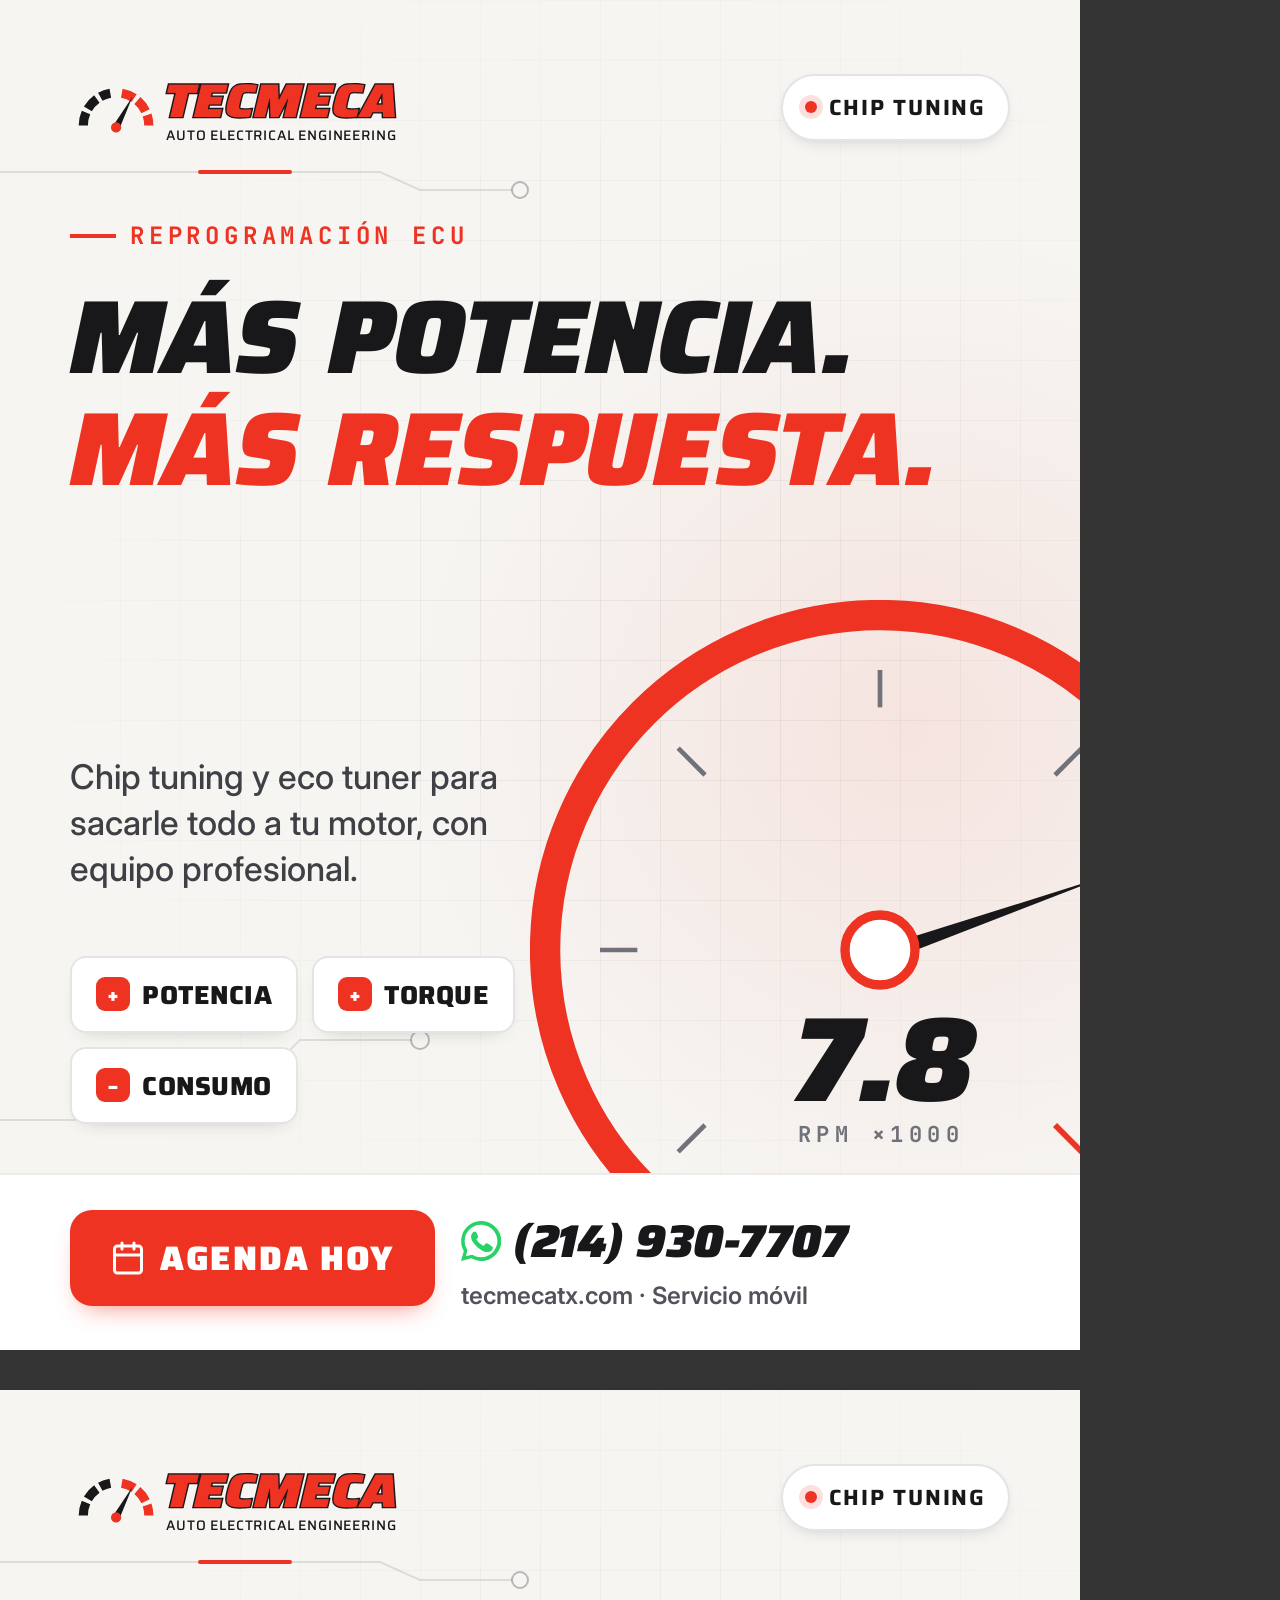
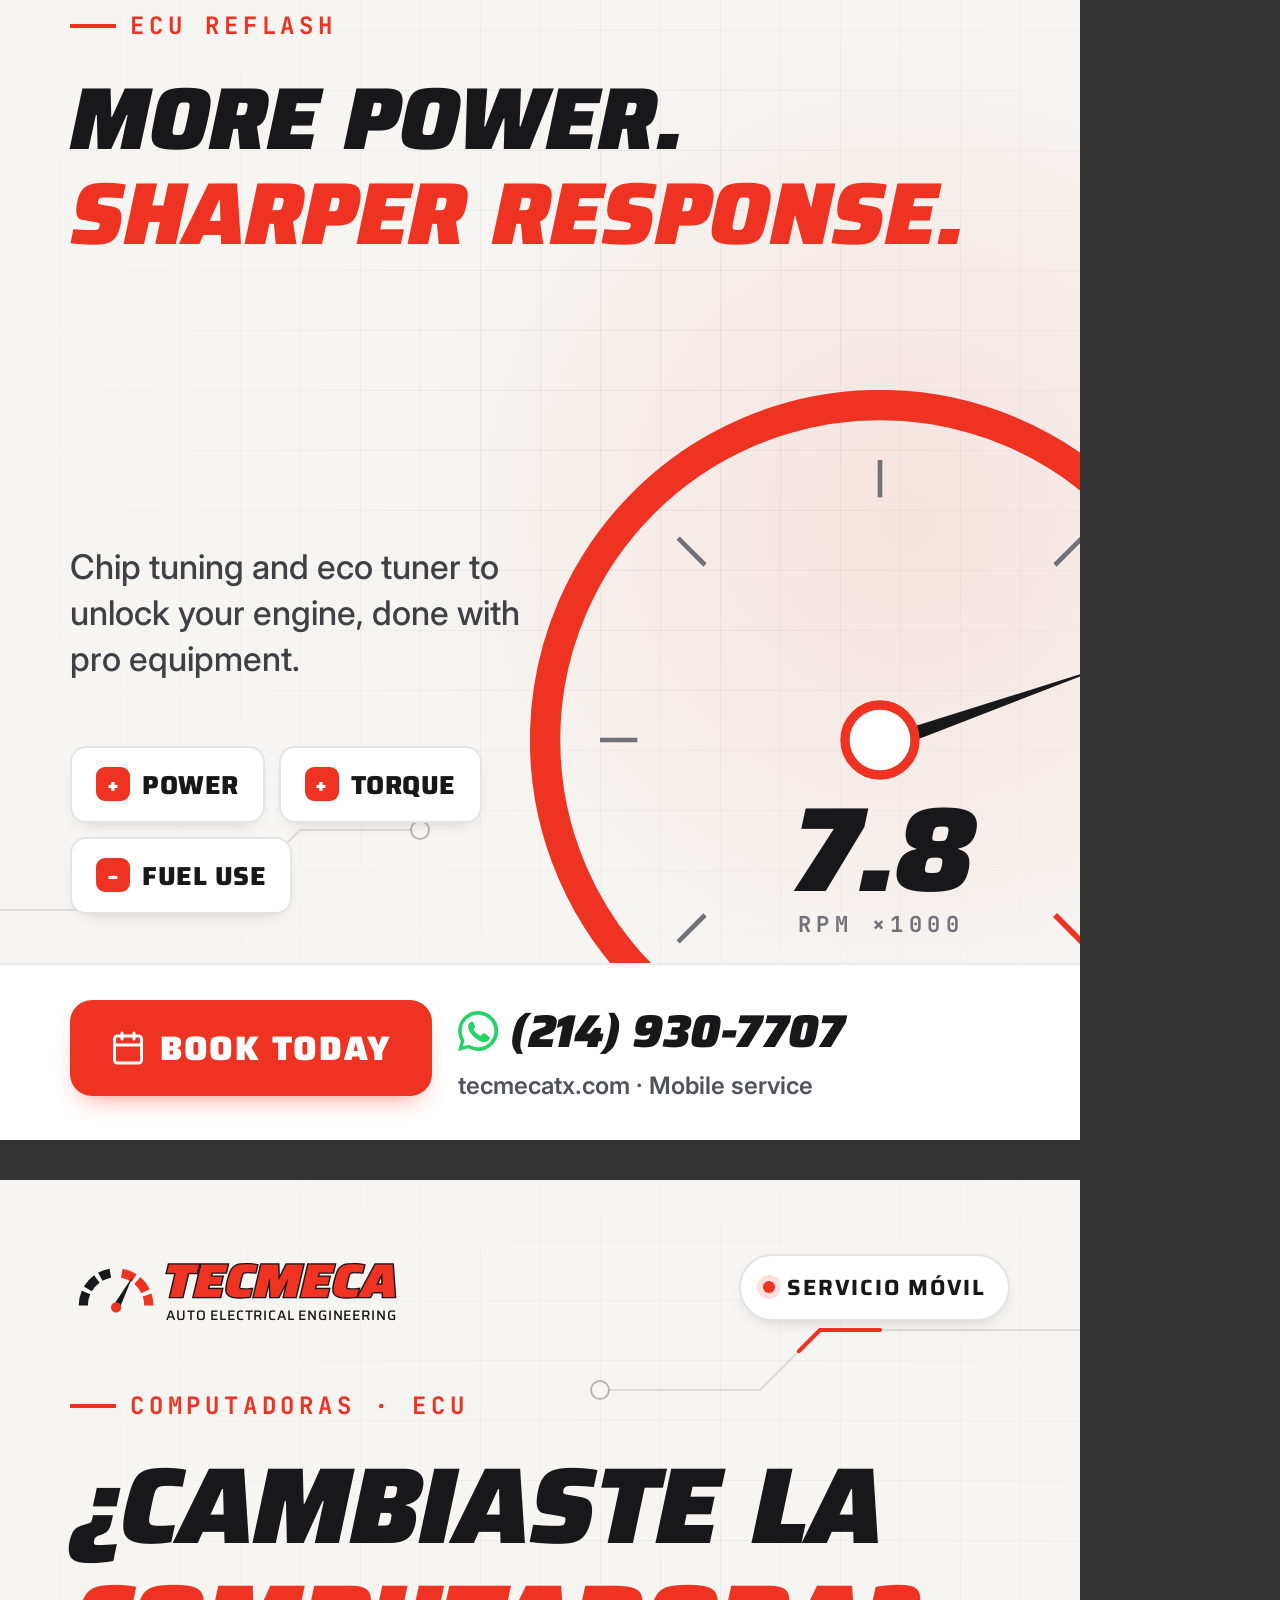
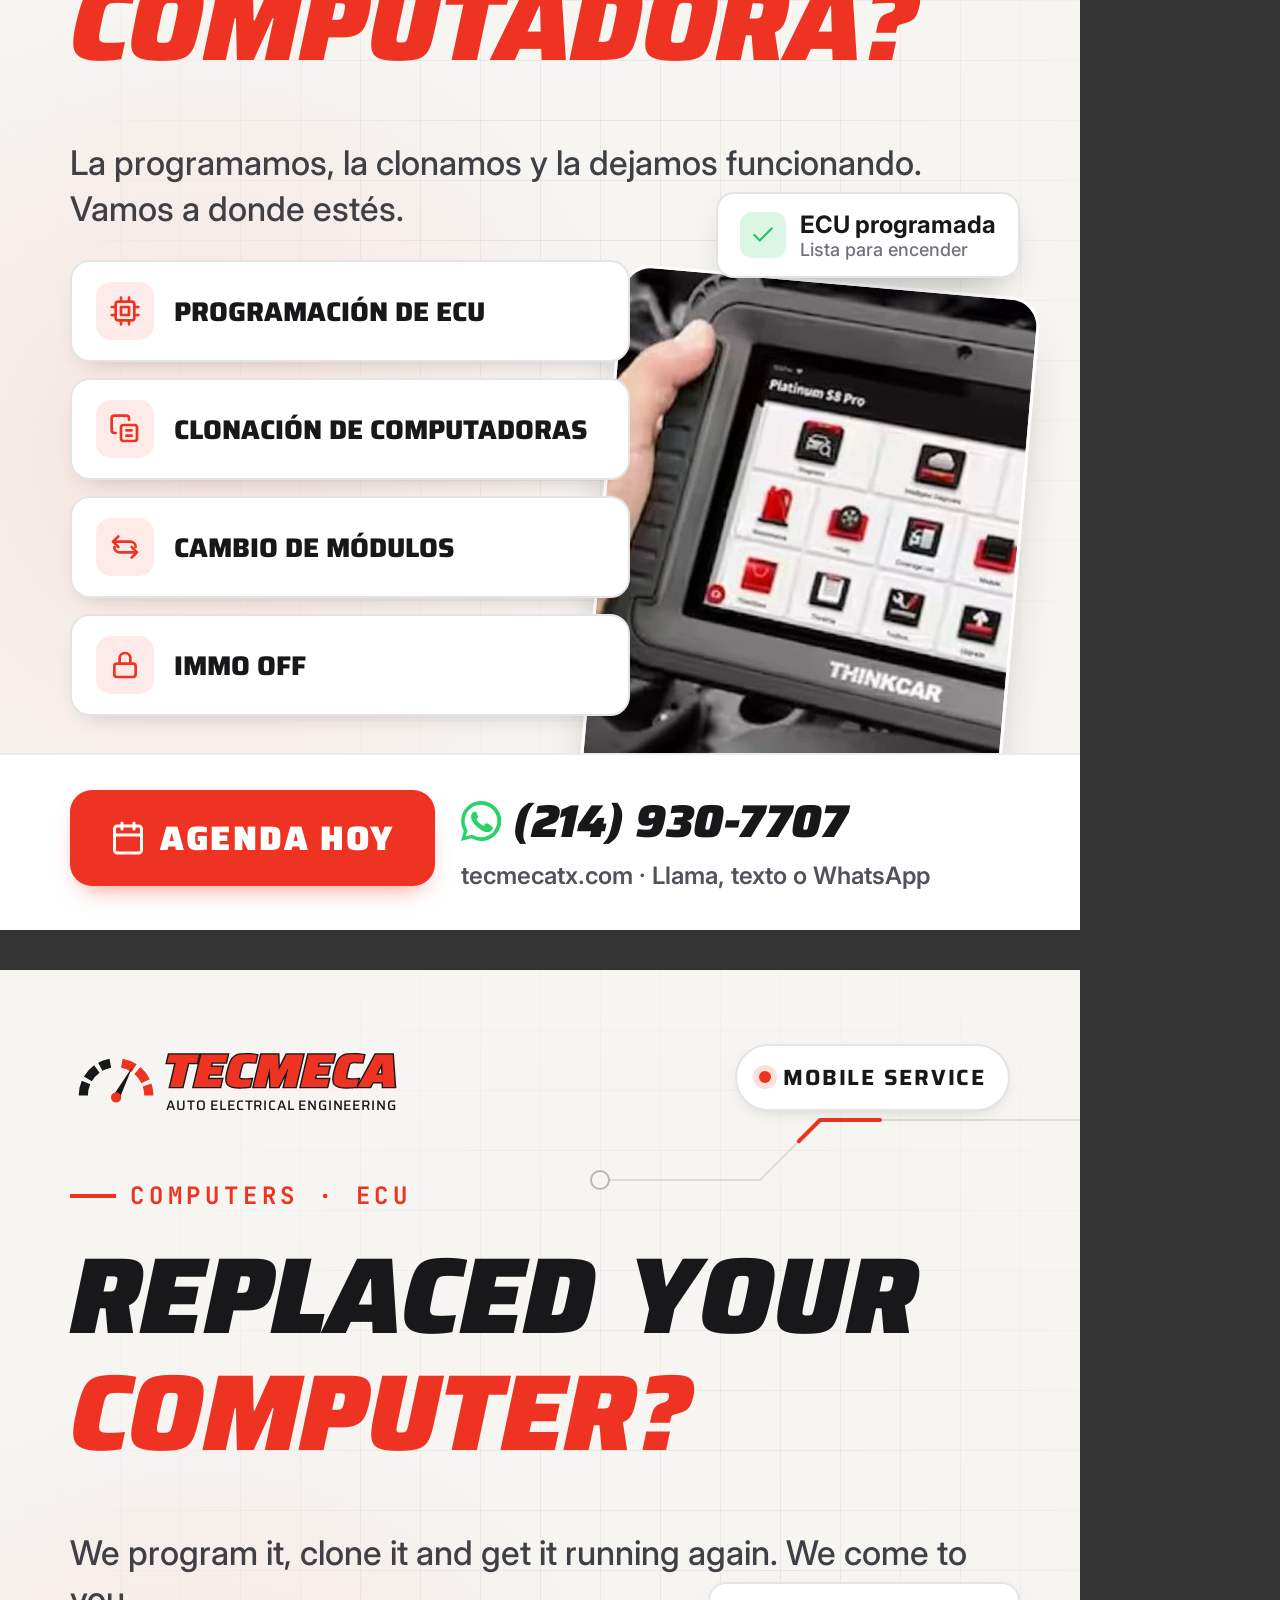
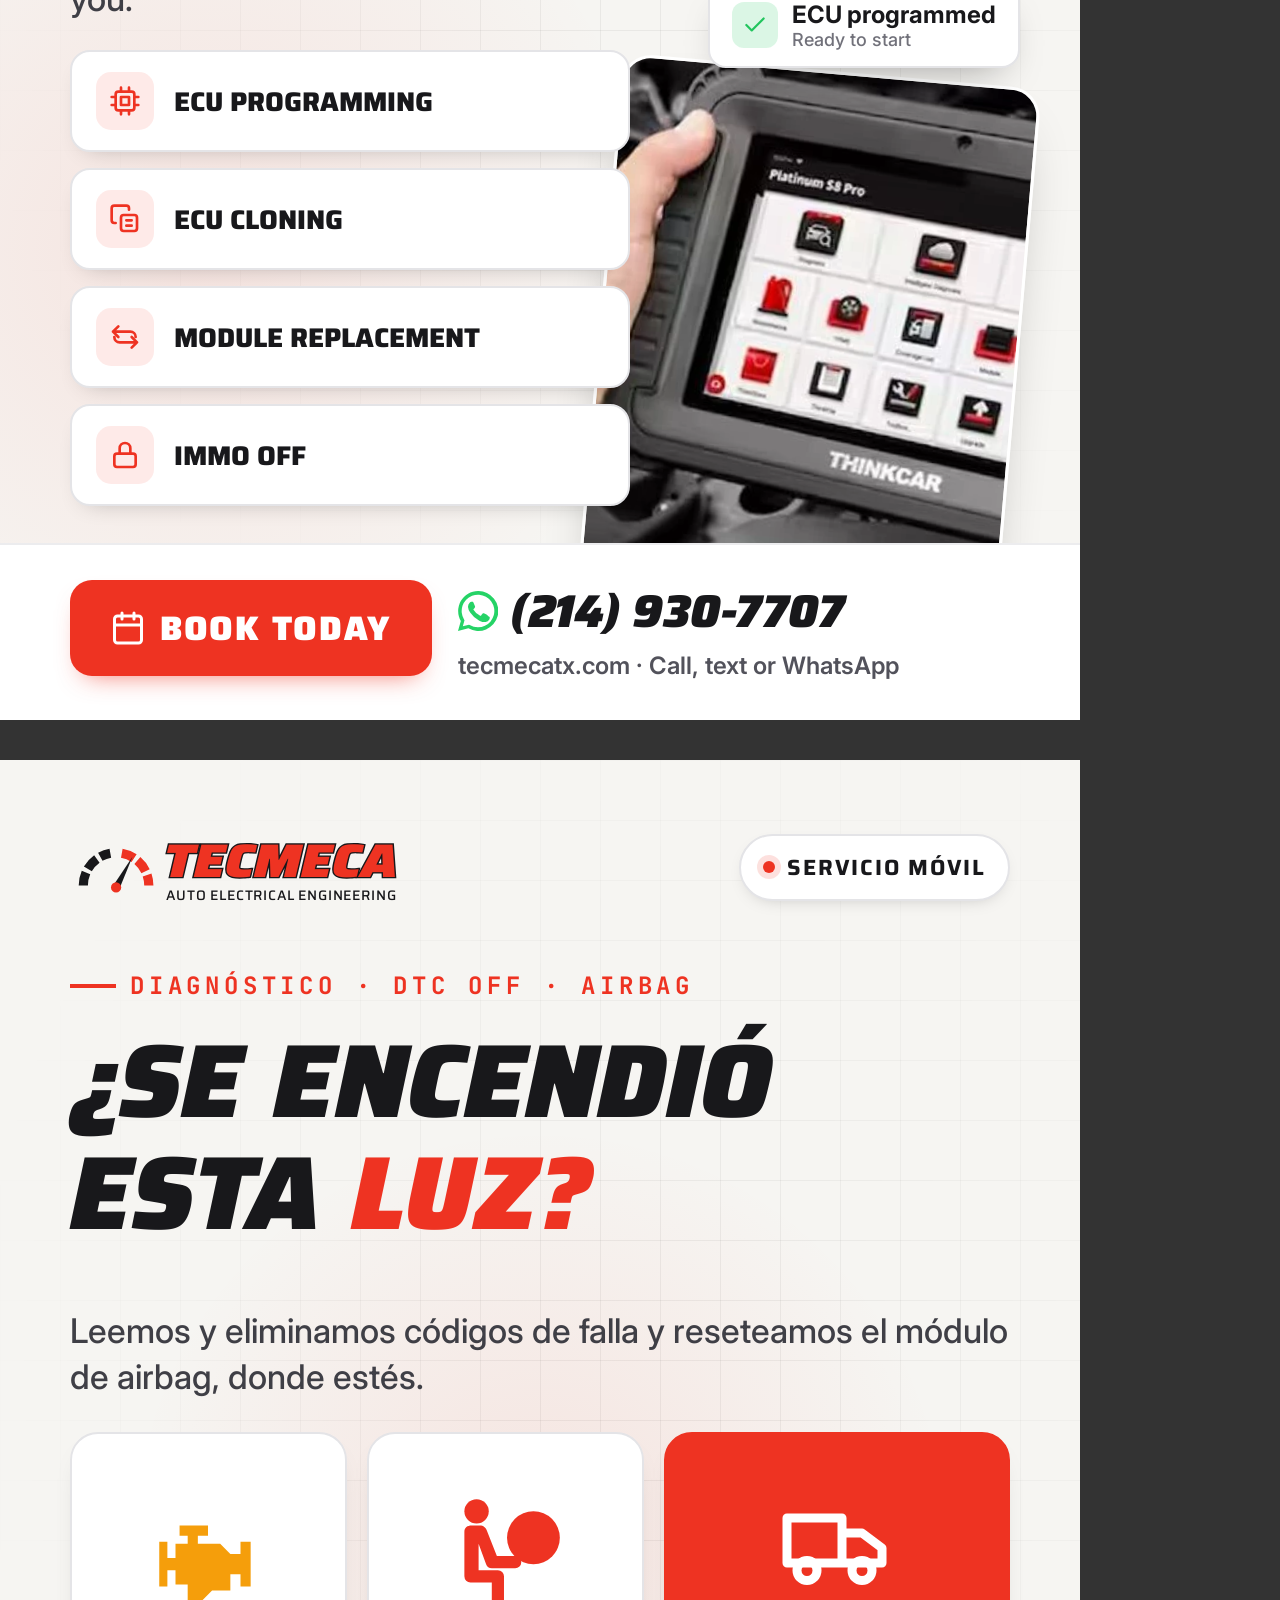
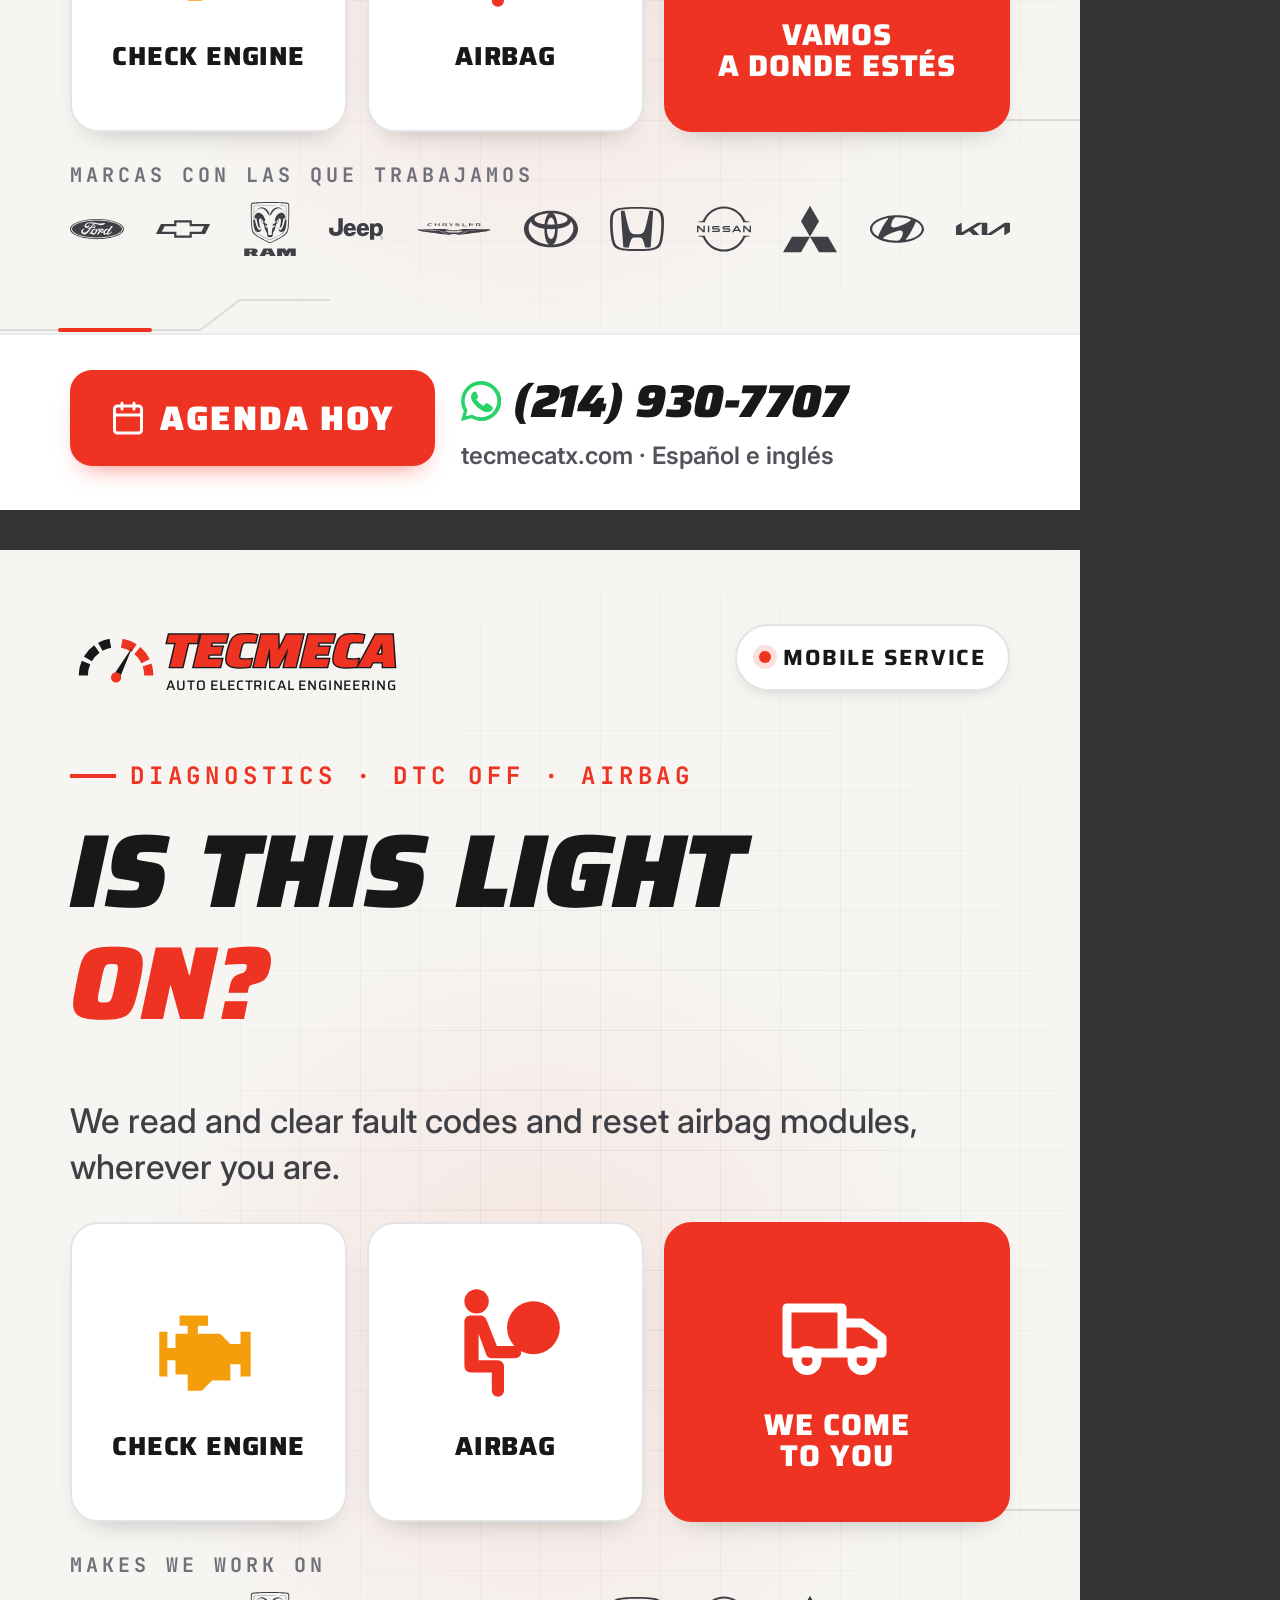
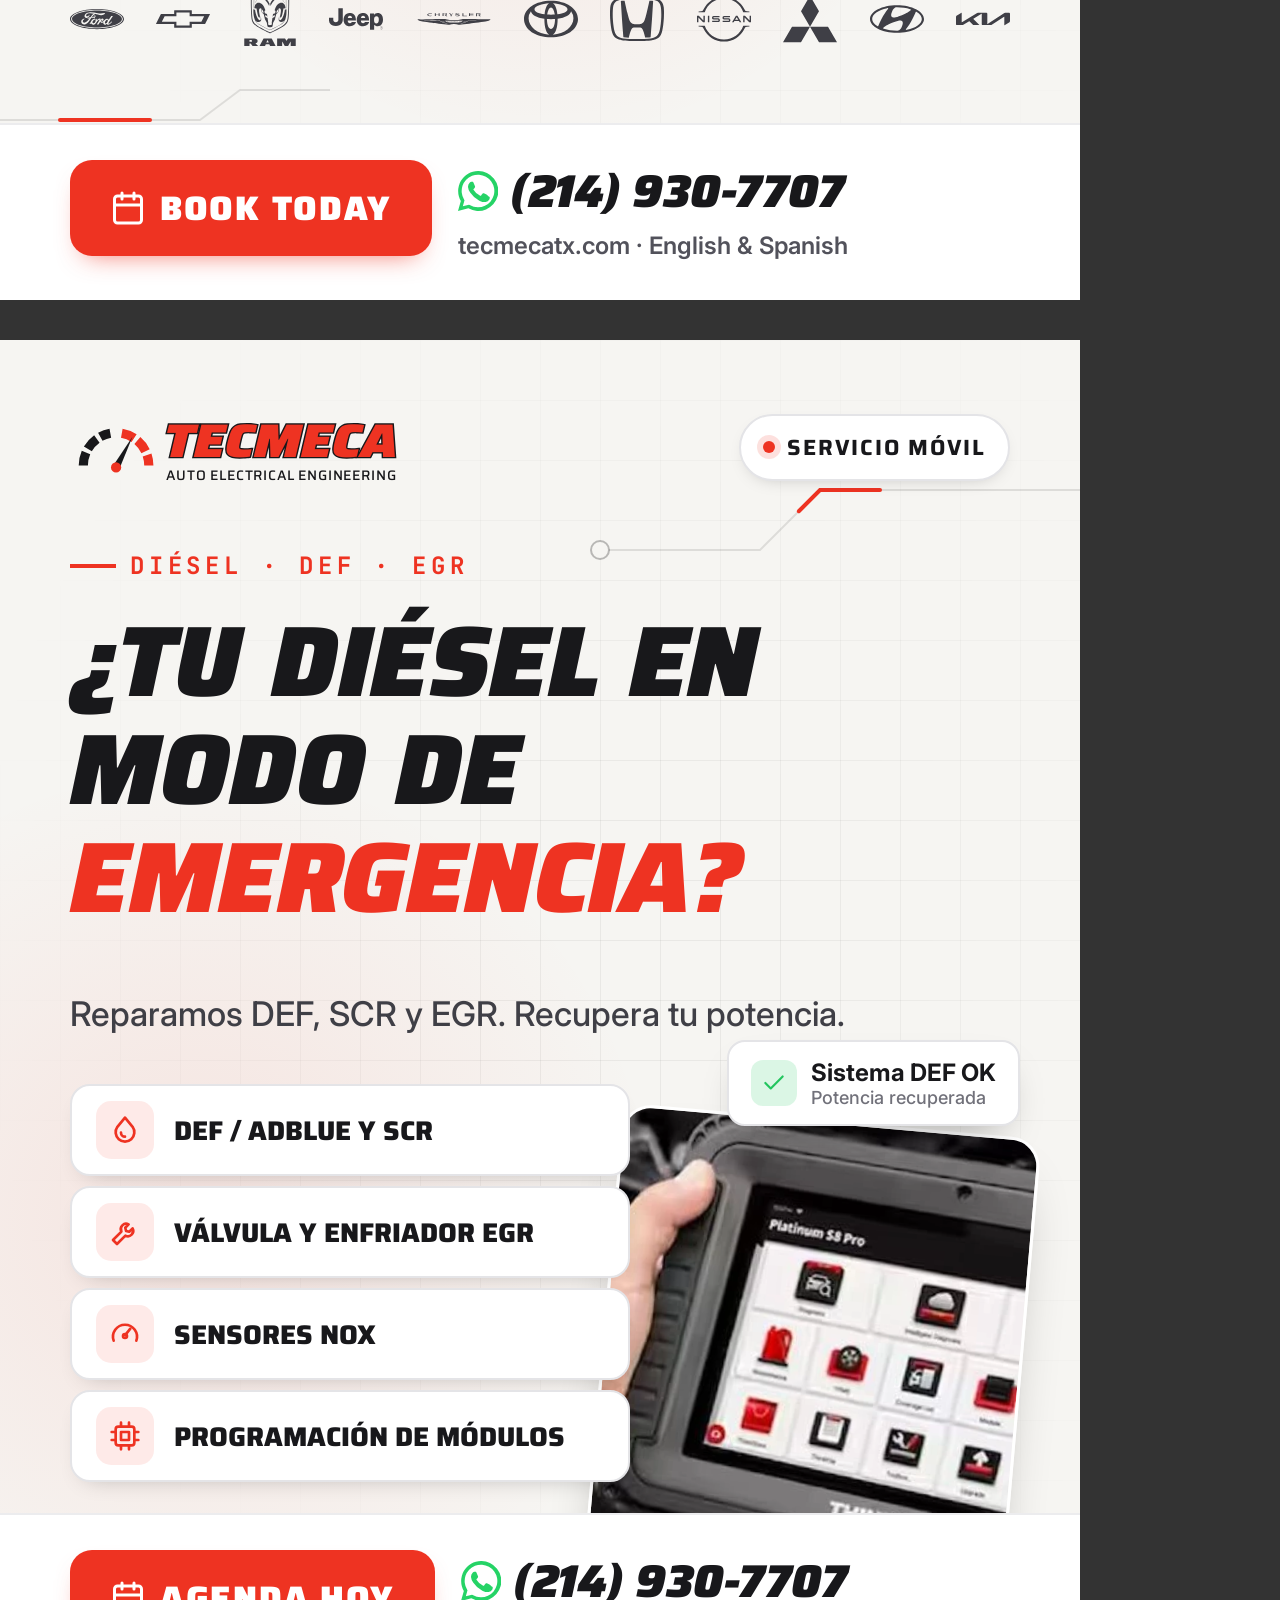
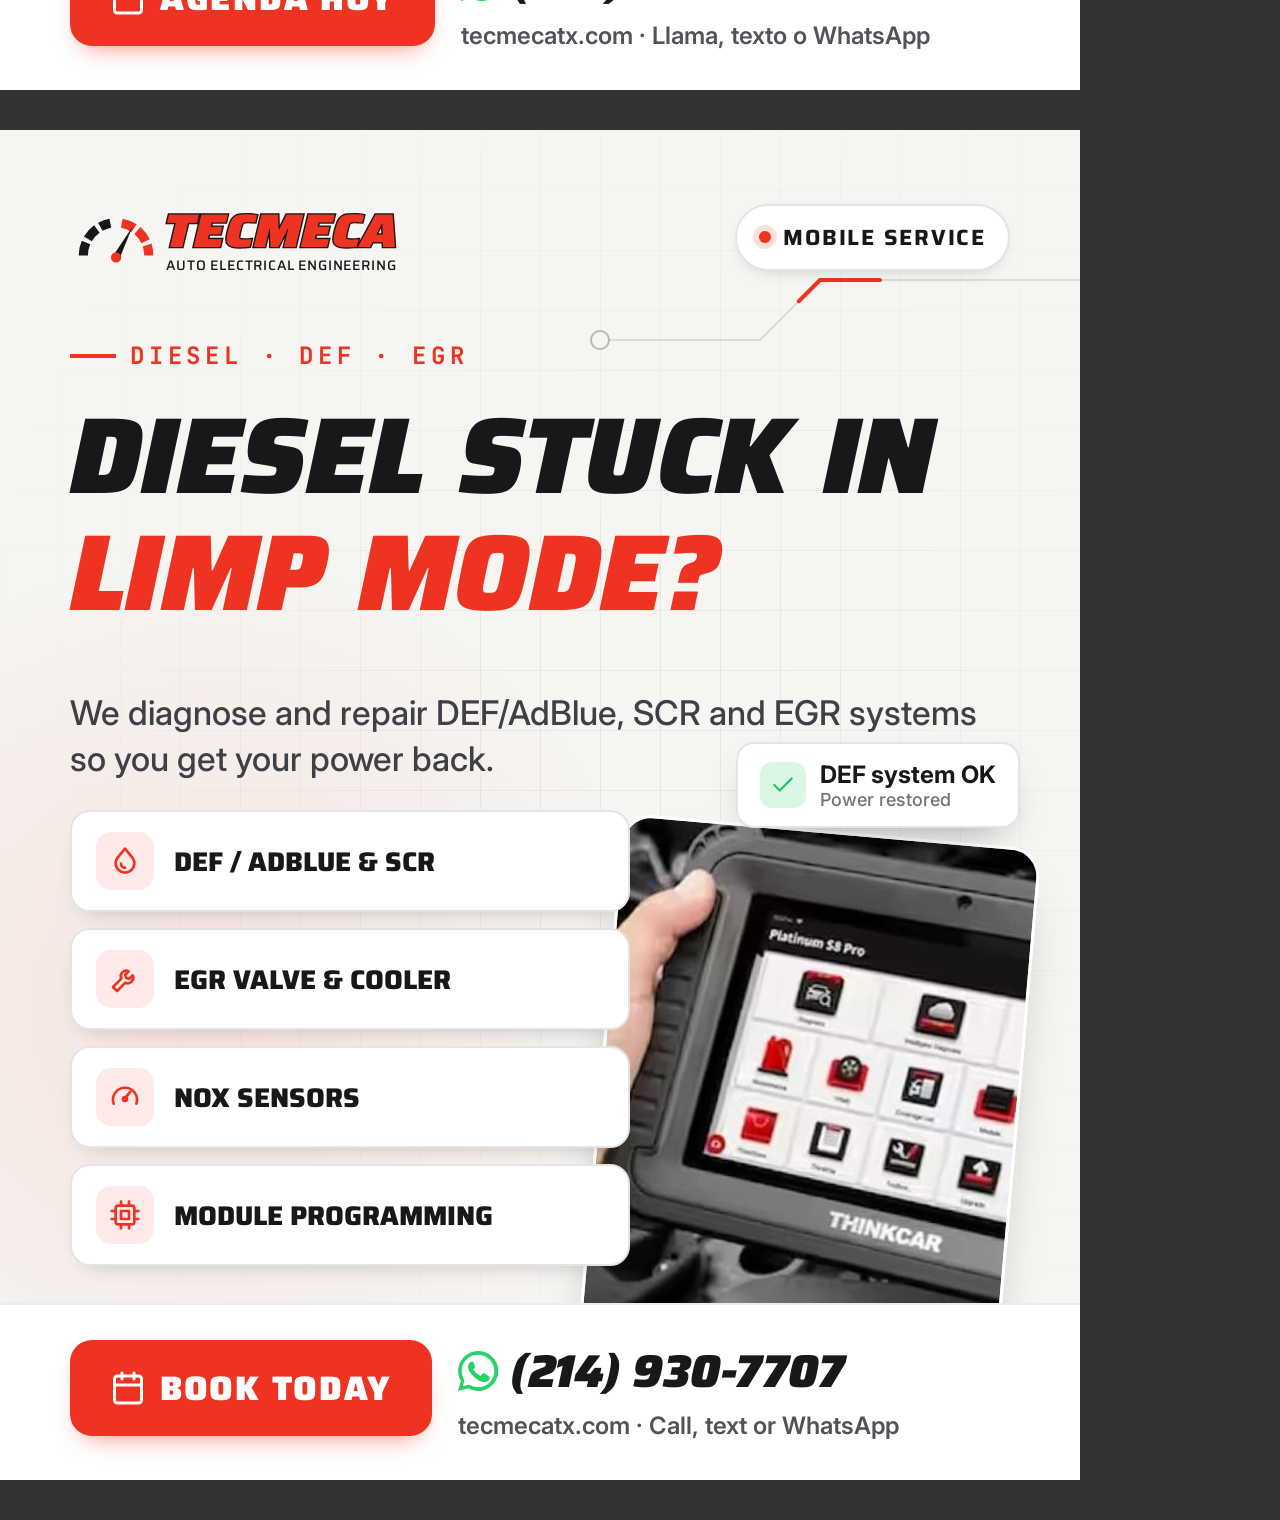
<file: campanas/facebook/disenos-fuente.html>
<!doctype html>
<html><head><meta charset="utf-8">
<link href="https://fonts.googleapis.com/css2?family=Saira:ital,wght@0,500..900;1,700..900&family=Inter:wght@500;600;700&family=JetBrains+Mono:wght@500;700&display=swap" rel="stylesheet">
<style>
:root{--red:#ee3322;--red-d:#b51a0b;--ink:#0b0b0c;--wa:#25d366;--amber:#ffb347}
*{box-sizing:border-box}
body{margin:0;background:#333;font-family:Inter,sans-serif;color:#fff}
.post{position:relative;width:1080px;height:1350px;overflow:hidden;background:var(--ink);margin:0 0 40px}
.grid{position:absolute;inset:0;background-image:linear-gradient(rgba(255,255,255,.045) 1px,transparent 1px),linear-gradient(90deg,rgba(255,255,255,.045) 1px,transparent 1px);background-size:60px 60px;-webkit-mask-image:radial-gradient(ellipse at 60% 45%,#000 15%,transparent 75%)}
.glow{position:absolute;border-radius:50%;filter:blur(10px);background:radial-gradient(circle,rgba(238,51,34,.55),rgba(238,51,34,.12) 40%,transparent 70%)}
.circ{position:absolute;inset:0;width:100%;height:100%}
.circ path{fill:none;stroke:rgba(255,255,255,.08);stroke-width:2}
.circ .p{stroke:var(--red);stroke-width:4;stroke-linecap:round;stroke-dasharray:90 2000}
.circ .pg{stroke:var(--red);stroke-width:14;opacity:.25;stroke-linecap:round;stroke-dasharray:90 2000}
.circ circle{fill:var(--ink);stroke:rgba(255,255,255,.25);stroke-width:2}
.top{position:absolute;left:70px;right:70px;top:64px;display:flex;justify-content:space-between;align-items:center;z-index:3}
.top svg{height:86px;width:auto}
.tag{display:inline-flex;align-items:center;gap:12px;padding:14px 22px;border-radius:999px;background:rgba(255,255,255,.07);border:2px solid rgba(255,255,255,.14);font:700 22px Saira;letter-spacing:.08em;text-transform:uppercase}
.tag i{width:12px;height:12px;border-radius:50%;background:var(--red);box-shadow:0 0 0 6px rgba(238,51,34,.25)}
.kicker{display:inline-flex;align-items:center;gap:14px;font:700 24px "JetBrains Mono";letter-spacing:.2em;text-transform:uppercase;color:var(--red)}
.kicker::before{content:"";width:46px;height:4px;background:var(--red)}
h1{margin:0;font:900 italic 118px/1.08 Saira;text-transform:uppercase;letter-spacing:-.005em;word-spacing:.04em;white-space:nowrap}
h1 em{color:var(--red);font-style:italic;text-shadow:0 0 60px rgba(238,51,34,.55)}
h1 .w{color:#fff}
.lead{font:500 34px/1.35 Inter;color:rgba(255,255,255,.82)}
.chips{display:flex;flex-wrap:wrap;gap:14px}
.chips span{display:inline-flex;align-items:center;gap:12px;padding:16px 24px;border-radius:16px;background:rgba(255,255,255,.06);border:2px solid rgba(255,255,255,.12);font:800 26px Saira;text-transform:uppercase;letter-spacing:.02em}
.chips span b{width:34px;height:34px;border-radius:9px;display:grid;place-items:center;background:var(--red);font:900 22px Saira}
.cta{position:absolute;left:0;right:0;bottom:0;z-index:4;padding:34px 70px 44px;background:linear-gradient(180deg,transparent,rgba(0,0,0,.65) 30%,rgba(0,0,0,.9));display:flex;align-items:center;gap:26px}
.btn{display:inline-flex;align-items:center;gap:14px;height:96px;padding:0 40px;border-radius:22px;background:var(--red);font:900 34px Saira;letter-spacing:.05em;text-transform:uppercase;box-shadow:0 20px 50px -14px rgba(238,51,34,.95)}
.btn svg{width:36px;height:36px}
.contact{display:grid;gap:4px}
.contact b{display:flex;align-items:center;gap:12px;font:900 italic 46px Saira;letter-spacing:-.01em}
.contact b svg{width:40px;height:40px;color:var(--wa)}
.contact small{font:600 24px Inter;color:rgba(255,255,255,.7)}
.ic{fill:none;stroke:currentColor;stroke-width:2;stroke-linecap:round;stroke-linejoin:round}
.brands{display:flex;flex-wrap:wrap;gap:12px 30px;font:900 italic 34px Saira;text-transform:uppercase;color:rgba(255,255,255,.55)}

/* ---------- concept 1: tuning ---------- */
.c1 .glow{width:1100px;height:1100px;right:-380px;top:180px}
.c1 .gauge{position:absolute;right:-150px;top:600px;width:700px;height:700px}
.c1 .copy{position:absolute;left:70px;right:70px;top:220px;z-index:3;display:grid;gap:30px}
.c1 h1{font-size:104px}
.c1 .side{position:absolute;left:70px;top:720px;width:460px;z-index:3;display:grid;gap:30px}
.c1 .readout{position:absolute;right:110px;top:1000px;text-align:center;z-index:3}
.c1 .readout b{display:block;font:900 italic 120px/1 Saira;letter-spacing:-.04em}
.c1 .readout small{font:700 22px "JetBrains Mono";letter-spacing:.25em;color:rgba(255,255,255,.6)}
.c1 .chips{width:460px}

/* ---------- concept 2: ECU ---------- */
.c2 .glow{width:1000px;height:1000px;left:-300px;top:380px}
.c2 .copy{position:absolute;left:70px;right:70px;top:210px;z-index:3;display:grid;gap:26px}
.c2 h1{font-size:108px}
.c2 .photo{position:absolute;right:60px;top:700px;width:420px;height:520px;border-radius:30px;overflow:hidden;border:3px solid rgba(255,255,255,.18);transform:rotate(5deg);box-shadow:0 50px 90px -30px #000;z-index:2}
.c2 .photo img{width:100%;height:100%;object-fit:cover}
.c2 .photo::after{content:"";position:absolute;left:0;right:0;top:46%;height:22%;background:linear-gradient(180deg,transparent,rgba(238,51,34,.45),transparent)}
.c2 .list{position:absolute;left:70px;top:680px;width:560px;display:grid;gap:16px;z-index:3}
.c2 .list div{display:flex;align-items:center;gap:20px;padding:20px 24px;border-radius:20px;background:rgba(20,20,22,.85);border:2px solid rgba(255,255,255,.12);font:800 27px Saira;text-transform:uppercase;white-space:nowrap}
.c2 .list i{width:58px;height:58px;border-radius:15px;display:grid;place-items:center;background:rgba(238,51,34,.16);color:var(--red);flex:none}
.c2 .list i svg{width:32px;height:32px}
.c2 .hud{position:absolute;right:60px;top:612px;z-index:4;display:flex;align-items:center;gap:14px;padding:16px 22px;border-radius:18px;background:rgba(20,20,22,.95);border:2px solid rgba(255,255,255,.14);box-shadow:0 30px 60px -20px #000;font:700 24px Inter}
.c2 .hud i{width:46px;height:46px;border-radius:12px;display:grid;place-items:center;background:rgba(34,197,94,.16);color:#22c55e}
.c2 .hud small{display:block;font:500 18px Inter;color:rgba(255,255,255,.6)}

/* ---------- concept 3: warning lights + mobile ---------- */
.c3 .glow{width:900px;height:900px;left:90px;top:330px}
.c3 .copy{position:absolute;left:70px;right:70px;top:210px;z-index:3;display:grid;gap:24px}
.c3 h1{font-size:104px}
.c3 .dash{position:absolute;left:70px;right:70px;top:672px;height:300px;z-index:3;display:grid;grid-template-columns:1fr 1fr 1.25fr;gap:20px}
.c3 .lamp{position:relative;border-radius:28px;background:linear-gradient(160deg,#1c1c1f,#111113);border:2px solid rgba(255,255,255,.1);display:grid;place-items:center;align-content:center;gap:16px;overflow:hidden}
.c3 .lamp svg{width:130px;height:130px;filter:drop-shadow(0 0 18px currentColor)}
.c3 .lamp span{font:800 26px Saira;text-transform:uppercase;letter-spacing:.03em;color:rgba(255,255,255,.85)}
.c3 .lamp.amber{color:var(--amber)}
.c3 .lamp.red{color:#ff4b3a}
.c3 .van{background:var(--red);border-color:var(--red);color:#fff}
.c3 .van svg{filter:none;width:120px;height:120px}
.c3 .van span{color:#fff;font-size:30px;text-align:center;line-height:1.05}
.c3 .brandbox{position:absolute;left:70px;right:70px;top:1002px;z-index:3;display:grid;gap:14px}
.c3 .brandbox small{font:700 20px "JetBrains Mono";letter-spacing:.2em;text-transform:uppercase;color:rgba(255,255,255,.55)}

/* ---------- light theme: clear, low-glare, feed-friendly ---------- */
.post{background:#f6f5f2;color:#18181b}
.grid{background-image:linear-gradient(rgba(0,0,0,.05) 1px,transparent 1px),linear-gradient(90deg,rgba(0,0,0,.05) 1px,transparent 1px)}
.glow{filter:none;background:radial-gradient(circle,rgba(238,51,34,.09),transparent 65%)}
.circ path{stroke:rgba(0,0,0,.1)}
.circ .p{stroke:var(--red)}
.circ circle{fill:#f6f5f2;stroke:rgba(0,0,0,.25)}
.tag{background:#fff;border-color:#e4e4e7;color:#18181b;box-shadow:0 6px 18px -10px rgba(0,0,0,.25)}
.tag i{box-shadow:0 0 0 6px rgba(238,51,34,.15)}
h1{color:#18181b}
h1 em{text-shadow:none}
.lead{color:#3f3f46}
.chips span{background:#fff;border-color:#e4e4e7;color:#18181b;box-shadow:0 8px 20px -14px rgba(0,0,0,.3)}
.chips span b{color:#fff}
.cta{background:#fff;border-top:2px solid #ececee;padding:30px 70px 40px}
.btn{color:#fff;box-shadow:0 12px 26px -14px rgba(238,51,34,.7)}
.contact b{color:#18181b}
.contact small{color:#52525b}
.brands{color:#52525b}
.c1 .readout b{color:#18181b}
.c1 .readout small{color:#71717a}
.c2 .list div{background:#fff;border-color:#e4e4e7;color:#18181b;box-shadow:0 10px 24px -16px rgba(0,0,0,.3)}
.c2 .list i{background:rgba(238,51,34,.1)}
.c2 .photo{border-color:#fff;box-shadow:0 30px 60px -30px rgba(0,0,0,.45)}
.c2 .photo::after{display:none}
.c2 .hud{background:#fff;border-color:#e4e4e7;color:#18181b;box-shadow:0 18px 40px -20px rgba(0,0,0,.4)}
.c2 .hud small{color:#71717a}
.c3 .lamp{background:#fff;border-color:#e4e4e7;box-shadow:0 14px 30px -20px rgba(0,0,0,.35)}
.c3 .lamp svg{filter:none}
.c3 .lamp span{color:#18181b}
.c3 .lamp.amber{color:#f59e0b}
.c3 .lamp.red{color:#ee3322}
.c3 .van{background:var(--red);border-color:var(--red)}
.c3 .van span{color:#fff}
.c3 .brandbox small{color:#71717a}
#p7 .list div{padding:15px 24px}
.blogos{display:flex;justify-content:space-between;align-items:center;color:#3f3f46}
.blogos svg{width:54px;height:54px}
.blogos svg.wide{width:76px;transform:scale(1.35)}
</style></head>
<body>
<svg width="0" height="0" style="position:absolute">
  <symbol id="logo" viewBox="0 0 330 84">
    <g fill="none" stroke-width="9"><path d="M13 60 A32 32 0 0 1 39.4 28.5" stroke="#fff" stroke-dasharray="13 4"/><path d="M50.6 28.5 A32 32 0 0 1 77 60" stroke="#ee3322" stroke-dasharray="13 4"/></g>
    <path d="M41 62 L61 32 L48 64 Z" fill="#fff"/><circle cx="45" cy="62" r="5" fill="#ee3322"/>
    <text x="92" y="52" font-family="Saira" font-weight="900" font-style="italic" font-size="46" fill="#ee3322" stroke="#fff" stroke-width="2.5" paint-order="stroke" textLength="228" lengthAdjust="spacingAndGlyphs">TECMECA</text>
    <text x="94" y="74" font-family="Saira" font-weight="500" font-size="13.5" fill="#fff" textLength="224" lengthAdjust="spacing">AUTO ELECTRICAL ENGINEERING</text>
  </symbol>
  <symbol id="logo-dark" viewBox="0 0 330 84">
    <g fill="none" stroke-width="9"><path d="M13 60 A32 32 0 0 1 39.4 28.5" stroke="#18181b" stroke-dasharray="13 4"/><path d="M50.6 28.5 A32 32 0 0 1 77 60" stroke="#ee3322" stroke-dasharray="13 4"/></g>
    <path d="M41 62 L61 32 L48 64 Z" fill="#18181b"/><circle cx="45" cy="62" r="5" fill="#ee3322"/>
    <text x="92" y="52" font-family="Saira" font-weight="900" font-style="italic" font-size="46" fill="#ee3322" stroke="#18181b" stroke-width="2.5" paint-order="stroke" textLength="228" lengthAdjust="spacingAndGlyphs">TECMECA</text>
    <text x="94" y="74" font-family="Saira" font-weight="500" font-size="13.5" fill="#18181b" textLength="224" lengthAdjust="spacing">AUTO ELECTRICAL ENGINEERING</text>
  </symbol>
  <symbol id="wa" viewBox="0 0 24 24"><path fill="currentColor" d="M17.5 14.4c-.3-.1-1.8-.9-2-1s-.5-.1-.7.1-.8 1-.9 1.2-.3.2-.6.1a8.2 8.2 0 0 1-4-3.5c-.3-.5.3-.5.9-1.6.1-.2 0-.4 0-.5l-.9-2.2c-.2-.6-.5-.5-.7-.5h-.6a1.2 1.2 0 0 0-.9.4 3.6 3.6 0 0 0-1.1 2.7 6.3 6.3 0 0 0 1.3 3.3 14.4 14.4 0 0 0 5.5 4.9c2 .9 2.8.9 3.8.8a3.3 3.3 0 0 0 2.2-1.5 2.7 2.7 0 0 0 .2-1.5c-.1-.1-.3-.2-.6-.3zM12 21.8a9.8 9.8 0 0 1-5-1.4l-.4-.2-3.7 1 1-3.6-.2-.4A9.8 9.8 0 1 1 12 21.8zM12 0a12 12 0 0 0-10.3 18L0 24l6.2-1.6A12 12 0 1 0 12 0z"/></symbol>
  <symbol id="cal" viewBox="0 0 24 24"><rect x="3" y="4" width="18" height="18" rx="2"/><path d="M16 2v4M8 2v4M3 10h18"/></symbol>
  <symbol id="cpu" viewBox="0 0 24 24"><rect x="5" y="5" width="14" height="14" rx="2"/><rect x="9" y="9" width="6" height="6"/><path d="M9 2v3M15 2v3M9 19v3M15 19v3M2 9h3M2 15h3M19 9h3M19 15h3"/></symbol>
  <symbol id="copy" viewBox="0 0 24 24"><rect x="9" y="9" width="12" height="12" rx="2"/><path d="M5 15H4a2 2 0 0 1-2-2V4a2 2 0 0 1 2-2h9a2 2 0 0 1 2 2v1"/><path d="M13 13h4M13 17h4"/></symbol>
  <symbol id="lock" viewBox="0 0 24 24"><rect x="4" y="11" width="16" height="10" rx="2"/><path d="M8 11V7a4 4 0 0 1 8 0v4"/></symbol>
  <symbol id="swap" viewBox="0 0 24 24"><path d="M7 4 3 8l4 4M3 8h13a4 4 0 0 1 4 4M17 20l4-4-4-4M21 16H8a4 4 0 0 1-4-4"/></symbol>
  <symbol id="check" viewBox="0 0 24 24"><path d="M20 6 9 17l-5-5"/></symbol>
  <symbol id="van" viewBox="0 0 24 24"><path d="M2 7h11v9H2zM13 10h4l4 3v3h-8z"/><circle cx="6" cy="17.5" r="2"/><circle cx="17" cy="17.5" r="2"/></symbol>
  <symbol id="b-ford" viewBox="0 0 24 24"><path fill="currentColor" d="M12 8.236C5.872 8.236.905 9.93.905 12.002S5.872 15.767 12 15.767c6.127 0 11.094-1.693 11.094-3.765 0-2.073-4.967-3.766-11.094-3.766zm-5.698 6.24c-.656.005-1.233-.4-1.3-1.101a1.415 1.415 0 0 1 .294-1.02c.195-.254.525-.465.804-.517.09-.017.213-.006.264.054.079.093.056.194-.023.234-.213.109-.47.295-.597.55a.675.675 0 0 0 .034.696c.263.397.997.408 1.679-.225.169-.156.32-.304.473-.48.3-.344.4-.47.8-1.024.005-.006.006-.014.004-.018-.003-.007-.009-.01-.02-.01-.267.007-.5.087-.725.255-.065.048-.159.041-.2-.021-.046-.07-.013-.163.062-.215.363-.253.76-.298 1.166-.367 0 0 .028.002.051-.03.167-.213.292-.405.47-.621.178-.22.41-.42.586-.572.246-.212.404-.283.564-.37.043-.022-.005-.049-.018-.049-.896-.168-1.827-.386-2.717-.056-.616.23-.887.718-.757 1.045.093.231.397.27.683.13a1.55 1.55 0 0 0 .611-.544c.087-.134.27-.038.171.195-.26.611-.757 1.097-1.363 1.118-.516.016-.849-.363-.848-.831.002-.924 1.03-1.532 2.11-1.622 1.301-.108 2.533.239 3.825.395.989.12 1.938.123 2.932-.106.118-.025.2.05.193.168-.01.172-.143.337-.47.516-.373.204-.763.266-1.17.27-.984.008-1.901-.376-2.85-.582.002.041.012.091-.023.117-.525.388-1 .782-1.318 1.334-.011.013-.005.025.013.024.277-.015.525-.022.783-.042.045-.004.047-.015.043-.048a.64.64 0 0 1 .2-.558c.172-.153.387-.17.53-.06.16.126.147.353.058.523a.63.63 0 0 1-.382.31s-.03.006-.026.034c.006.043.2.151.217.18.017.027.008.07-.021.102a.123.123 0 0 1-.095.045c-.033 0-.053-.012-.096-.035a.92.92 0 0 1-.27-.217c-.024-.031-.037-.032-.099-.029-.279.017-.714.059-1.009.096-.071.008-.082.022-.096.047-.47.775-.972 1.61-1.523 2.17-.592.6-1.083.758-1.604.762zM19.05 10.71c-.091.158-1.849 2.834-1.96 3.11-.035.088-.04.155-.004.204.092.124.297.051.425-.038.381-.262.645-.58.937-.858.017-.013.046-.018.065 0 .043.04.106.091.15.137a.04.04 0 0 1 .002.057 5.873 5.873 0 0 1-.904.911c-.47.364-.939.457-1.172.224a.508.508 0 0 1-.14-.316c-.002-.057-.031-.06-.058-.034-.278.275-.76.579-1.198.362-.366-.18-.451-.618-.383-.986.001-.008-.006-.06-.051-.03a1.28 1.28 0 0 1-.3.162.853.853 0 0 1-.366.077.518.518 0 0 1-.451-.253.759.759 0 0 1-.095-.347c-.001-.011-.017-.032-.033-.005-.3.457-.579.899-.875 1.363-.016.022-.03.036-.06.037l-.587.001c-.036 0-.053-.028-.034-.063.104-.2.674-1.03 1.06-1.736.107-.194.085-.294.019-.337-.083-.054-.248.027-.387.133-.379.287-.697.735-.859.935-.095.117-.185.291-.433.56-.391.425-.91.669-1.408.5a.848.848 0 0 1-.546-.58c-.015-.052-.044-.066-.073-.032-.08.1-.245.249-.383.342-.015.011-.052.033-.084.017a.851.851 0 0 1-.152-.199.07.07 0 0 1 .016-.08c.197-.173.305-.271.391-.38.064-.08.113-.17.17-.315.12-.302.393-.866.938-1.158a1.81 1.81 0 0 1 .652-.219c.1-.01.183.002.213.08.011.033.039.105.056.158.011.032.003.057-.035.071-.32.122-.643.311-.865.61-.253.338-.321.746-.152.98.123.17.322.2.514.139.29-.092.538-.363.666-.663.138-.329.16-.717.058-1.059-.016-.059-.001-.104.037-.136.077-.063.184-.112.215-.128a.14.14 0 0 1 .182.045c.106.157.163.378.17.607.006.049.026.05.05.025.19-.202.366-.418.568-.58.185-.147.422-.267.643-.262.286.006.428.2.419.546-.001.044.03.04.051.011a1.19 1.19 0 0 1 .24-.264c.198-.163.4-.236.611-.222.26.02.468.257.425.527a.53.53 0 0 1-.281.406.362.362 0 0 1-.405-.044.336.336 0 0 1-.096-.322c.005-.025-.027-.048-.054-.02-.254.264-.273.606-.107.76.183.17.458.056.658-.075.366-.239.65-.563.979-.813.218-.166.467-.314.746-.351a.87.87 0 0 1 .454.052c.2.081.326.25.342.396.004.043.036.048.063.01.158-.246 1.005-1.517 1.075-1.65.02-.041.044-.047.089-.047h.606c.035 0 .051.02.036.047zm-2.32 2.204a.053.053 0 0 0-.003.04c.003.02.03.04.056.05.01.003.015.01.004.032-.075.16-.143.252-.237.391a1.472 1.472 0 0 1-.3.325c-.178.147-.424.307-.628.2-.09-.047-.13-.174-.127-.276.004-.288.132-.584.369-.875.288-.355.607-.539.816-.438.216.103.148.354.05.55zm-5.949-1.881a.398.398 0 0 1 .132-.345c.057-.05.133-.062.18-.022.052.045.027.157-.026.234a.43.43 0 0 1-.245.177c-.018.004-.034-.004-.041-.044zM12 7.5C5.34 7.5 0 9.497 0 12c0 2.488 5.383 4.5 12 4.5s12-2.02 12-4.5-5.383-4.5-12-4.5zm0 8.608C5.649 16.108.5 14.27.5 12.002.5 9.733 5.65 7.895 12 7.895s11.498 1.838 11.498 4.107c0 2.268-5.148 4.106-11.498 4.106z"/></symbol>
<symbol id="b-chevrolet" viewBox="0 0 24 24"><path fill="currentColor" d="M23.905 9.784H15.92V8.246a.157.157 0 00-.157-.158H8.238a.157.157 0 00-.157.158v1.538H2.358c-.087 0-.193.07-.237.158L.02 14.058c-.045.088-.011.157.077.157H8.08v1.54c0 .086.07.157.157.157h7.525c.087 0 .157-.07.157-.157v-1.54h5.723c.087 0 .193-.07.238-.157l2.1-4.116c.045-.087.011-.158-.076-.158m-2.494.996l-1.244 2.437h-5.232v1.708H9.07v-1.708H2.595L3.84 10.78h5.232V9.073h5.864v1.707z"/></symbol>
<symbol id="b-ram" viewBox="0 0 24 24"><path fill="currentColor" d="M11.46 22.432l-.515-1.14h-.024l-.579 1.14h1.118zm.222.755h-1.556L9.792 24H7.344l1.791-3.359h3.627L14.494 24h-2.448l-.364-.813zm9.516-1.122h-.105L20.048 24h-1.492l-1.042-1.926-.099.001L17.406 24h-2.239v-3.359h3.522l.627 1.056h.03l.686-1.056h3.403V24h-2.239l.002-1.935zm-18.319.1h.467c.501 0 .647-.161.65-.322.007-.311-.052-.553-.625-.553h-.492v.875zm.512.703h-.499V24H.564v-3.359h3.358c1.761 0 2.48.29 2.566 1.037.043.372-.161 1.043-.977 1.11L6.728 24H4.265l-.874-1.132zM11.844.412c-2.642.003-5.658.155-6.66.24-1.093.093-1.289.164-1.29 1.087l-.009.838c-.008.658-.02 1.587-.02 2.633 0 1.704.101 3.717.226 5.373.134 1.761.24 3.152 2.458 4.475 1.704 1.016 4.668 2.484 4.697 2.498.171.085.565.275.699.327a.531.531 0 0 0 .126 0c.137-.054.572-.27.786-.366.021-.009 2.077-.95 4.608-2.459 2.218-1.323 2.324-2.714 2.459-4.476.125-1.656.226-3.67.226-5.374 0-1.045-.012-1.974-.02-2.632l-.008-.838c-.004-.813-.158-.993-1.291-1.087-1.002-.083-4.018-.238-6.66-.241h-.327v.002zM12.173 0c2.632.003 5.647.139 6.7.243 1.337.131 1.662.194 1.662 1.496 0 1.027.047 5.619-.199 8.875-.138 1.806-.257 3.365-2.658 4.798a50.914 50.914 0 0 1-4.71 2.487c-.311.138-.721.37-.804.387a.884.884 0 0 1-.312 0c-.092-.019-.593-.265-.786-.36-.193-.094-3.067-1.525-4.726-2.514-2.401-1.432-2.52-2.991-2.658-4.798-.247-3.256-.2-7.849-.2-8.875 0-1.302.325-1.365 1.662-1.496C6.197.139 9.212.003 11.844 0h.329zM8.279 2.312c1.95 0 2.955 1.664 3.532 2.876l-.181.991c-1.01-2.1-2.215-3.436-3.674-3.436-1.577 0-2.465 2.012-2.693 2.351.407-1.034 1.591-2.782 3.016-2.782zm10.343 2.783c-.229-.339-1.116-2.351-2.693-2.351-1.459 0-2.663 1.336-3.674 3.436l-.182-.992c.576-1.212 1.581-2.876 3.532-2.876 1.426 0 2.611 1.748 3.017 2.783zm-3.444 4.12c-.163.071-.288.117-.288.117l.098-.846.522-.684c.161.769.149 1.203-.332 1.413zm-6.374 0c-.481-.21-.493-.644-.332-1.414l.522.684.098.846s-.126-.045-.288-.116zm8.367-4.41c-1.276-.025-2.381.961-3.127 3.352l.419.264-.173.998-.952.338-.187 1.292.462-.587.649-.132-.289.778-.895.499-.318 2.084.12.783-.92.356v.001l-.844-.357.12-.783-.318-2.084-.895-.499-.288-.778.649.132.462.587-.188-1.292-.952-.338-.173-.998.418-.264c-.745-2.39-1.85-3.376-3.127-3.352-1.02.02-1.778 1.209-1.693 2.466l.885.105c.317 1.773.612 4.025 1.28 4.025.203 0 .212-.319.212-.577 0-.627-.378-1.38-.378-2.575 0-.552.179-1.027.587-1.027.277 0 .402.074.532.315-.11.818-.114 1.52.525 1.953.141.095.446.382.446.382s.525 2.067.557 2.205c.03.126.104.298.161.403l.666 1.163s.199 1.249.241 1.465c.105.533.648.579 1.091.583h.123c.444-.003.986-.049 1.091-.583.042-.215.241-1.465.241-1.465l.666-1.163c.057-.105.132-.277.161-.403.032-.138.558-2.205.558-2.205s.305-.287.446-.382c.638-.433.635-1.135.524-1.953.131-.241.255-.315.532-.315.408 0 .587.475.587 1.027 0 1.196-.378 1.948-.378 2.575 0 .259.008.577.212.577.667 0 .963-2.252 1.279-4.025l.885-.105c.086-1.257-.672-2.446-1.692-2.466zm-4.953-3.33c1.928 0 5.848.197 6.1.222.326.029.541.074.614.153.073.074.095.158.107.344.012.173.023.858.023.859.007.612.018 1.475.018 2.446 0 .57-.004 1.176-.014 1.791l.132.086c.011-.644.015-1.281.015-1.877 0-.972-.011-1.836-.018-2.448 0-.001-.011-.684-.023-.866-.012-.189-.038-.323-.146-.43-.136-.13-.366-.157-.695-.192-.265-.026-4.175-.222-6.113-.223-.278.002-.571-.003-.854-.003-2.323 0-5.419.21-5.675.226-.379.025-.58.033-.717.189-.106.13-.137.323-.144.513-.005.185-.007.786-.007.787-.007.611-.018 1.476-.018 2.448 0 .587.004 1.214.015 1.848l.132-.086c-.01-.604-.013-1.201-.013-1.762 0-.971.011-1.835.018-2.447 0-.001.002-.603.008-.784.004-.176.041-.348.113-.431.074-.096.236-.12.621-.141.257-.016 3.349-.226 5.665-.226l.856.004zm7.121 6.071l-.146.277s-.582.061-.602.061c-.281 2.239-1.19 4.63-2.183 4.63-.327 0-.336-.507-.336-1.111 0-.257.036-.486.076-.687-.106.197-.289.918-.289 1.534 0 .72.405 1.116 1.097 1.116.702 0 1.289-.343 1.673-.981-.248.686-.732 1.281-1.767 1.903a45.997 45.997 0 0 1-4.298 2.27c-.181.081-.416.187-.601.266-.17-.079-.333-.161-.47-.228-.025-.012-2.769-1.371-4.34-2.308-.969-.581-1.455-1.14-1.716-1.772.382.551.915.85 1.565.85.692 0 1.097-.396 1.097-1.116 0-.616-.182-1.337-.289-1.534.041.201.076.43.076.687 0 .603-.009 1.111-.336 1.111-.993 0-1.905-2.402-2.185-4.641l-.564-.058-.18-.336s-.033 1.075.003 1.78c.036.706.11 1.312.337 2.17.043.164.093.318.15.462.198.946.658 1.729 1.974 2.509 1.58.942 4.322 2.3 4.349 2.313.149.073.349.173.527.254.194-.081.459-.201.658-.29.021-.01 1.971-.883 4.312-2.278 1.458-.864 1.865-1.731 2.029-2.82.013-.05.027-.1.039-.152.194-.868.274-1.322.31-2.028.032-.606.031-1.591.03-1.853z"/></symbol>
<symbol id="b-jeep" viewBox="0 0 24 24"><path fill="currentColor" d="M4.1651 7.1687v5.2011c0 .6762-.444 1.0777-1.1628 1.0777-.7185 0-1.0992-.5283-1.0992-1.0992v-.9299H0v.9514c0 .972.296 2.7068 3.0235 2.7068 2.7272 0 3.1082-1.8614 3.1082-2.7488V7.1687Zm4.9177 2.1562c-1.7973 0-2.6003 1.6485-2.6003 3.0657 0 1.4168.9094 2.7912 2.7695 2.7912 1.6285.021 2.707-1.0361 2.707-1.8187h-1.7977s-.2113.5078-.8458.5078c-.6343 0-.9934-.3596-.9934-1.2265h3.6576c0-2.7277-1.3526-3.3195-2.897-3.3195zm5.8471 0c-1.7968 0-2.6007 1.6485-2.6007 3.0657 0 1.4168.9094 2.7912 2.7705 2.7912 1.628.021 2.7067-1.0361 2.7067-1.8187h-1.7978s-.2116.5078-.8454.5078c-.6348 0-.9942-.3596-.9942-1.2265h3.6574c0-2.7277-1.3523-3.3195-2.8965-3.3195zm6.7435.0635c-.9132 0-1.3186.4962-1.3401.522-.1283.1538-.2875.3165-.2875-.0782v-.2959h-1.8193v7.295h1.8398V14.822c0-.148.1478-.126.2543 0 .1063.1277.5711.4443 1.3752.4443C23.155 15.2663 24 13.9978 24 12.264c0-2.2415-1.4162-2.8757-2.3266-2.8756Zm-12.401 1.1203c.6766 0 .972.5073.972 1.0365H8.3843c0-.5718.2327-1.0365.8882-1.0365zm5.8468 0c.6767 0 .9724.5073.9724 1.0365H14.231c0-.5718.2332-1.0365.8883-1.0365zm5.9204.296c.9318 0 1.1.7189 1.1 1.4593 0 .74-.1272 1.7124-1.0141 1.7124-.8884 0-1.1212-.5709-1.1017-1.6486.022-1.0788.4441-1.523 1.0158-1.523zm2.2813 4.5664a.5855.5855 0 0 0-.5856.5857c0 .3233.2617.5856.5856.5856.3218 0 .585-.2623.585-.5856 0-.3233-.2632-.5857-.585-.5857zm0 .062a.524.524 0 0 1 .5236.5237c0 .2884-.2346.5246-.5236.5246a.5258.5258 0 0 1-.525-.5246c0-.289.2352-.5236.525-.5236zm-.2108.2024v.6208h.0725v-.2689h.1764l.1159.269h.0806l-.1216-.2873c.0386-.0133.0514-.0227.072-.0447.0266-.0287.0434-.0739.0434-.115 0-.1034-.0796-.174-.195-.174zm.0705.0676h.1722c.072 0 .1177.041.1177.1045 0 .072-.0485.1168-.1278.1168h-.1621z"/></symbol>
<symbol id="b-chrysler" viewBox="0 0 24 24"><path fill="currentColor" d="M23.9996 12.1455c0-.0003.0004-.0007.0004-.001l-.0007.0003c-.0039-.0173-.0638-.0248-.172-.0258l-1.595-.0216c-2.4391-.0216-6.9786-.0638-7.1847-.0638h-.0501a1.8954 1.8954 0 0 0-.7028.0982l-.0913.0275a3.2546 3.2546 0 0 1-.795.1718c-.2837.0108-1.3633.0088-1.4085.0088s-1.1258 0-1.4085-.0078a3.2434 3.2434 0 0 1-.795-.1718l-.0913-.0275a1.9045 1.9045 0 0 0-.7037-.0982h-.0441c-.2071 0-4.7466.0206-7.1847.0432l-1.6008.0196c-.1089 0-.1727.0088-.1718.0265l.0913.0226c.336.069.6771.1107 1.0198.1247.6527.0128 5.4346.1325 5.5495.1345.2584-.0067.5155.039.7557.1343h1.4968s-.6046.0353-.6134.0726h-.0373c-.1512 0-.6066 0-.8647-.0118 0 0-.0186.0726.2444.0726.0923.0618.1884.1207.2758.1698h1.2868s-.5055.0304-.5153.0677c-.0599 0-.2797-.0059-.4908-.0118l-.2945-.0088s-.0147.0638.2267.0648l.0412.0255c.4833.217.9953.3632 1.5204.4338.1992.0382.4004.0648.6027.0795 0 0 .2444.0216.2022.0206a9.6487 9.6487 0 0 1-1.701-.2218 4.3198 4.3198 0 0 1-1.276-.5398 1.3917 1.3917 0 0 0-.7381-.2316c-.1698-.0118-5.6486-.2277-5.6604-.2277a5.3434 5.3434 0 0 1-1.0434-.1404L0 12.1258c0 .0147.0383.055.0707.0844.1688.1502.8097.4613 1.1837.5526.6488.157 4.6445.6655 5.3542.745l.3926.0442c1.0728.1158 2.4214.264 3.1085.3337a.8442.8442 0 0 0 .3926-.0216A4.1449 4.1449 0 0 1 12 13.606a4.3124 4.3124 0 0 1 1.5027.2581.8354.8354 0 0 0 .3877.0216c.6871-.0687 2.0396-.2189 3.1035-.3367l.3975-.0442c.7096-.0785 4.7044-.5673 5.3532-.7244.3749-.0903 1.0149-.4024 1.1847-.5526.0303-.0274.067-.0653.0697-.0812l.001-.0001c0-.0004-.0004-.0007-.0004-.001zm-12.2646.9952c-.795 0-1.5812-.0108-1.8099-.0677-.5447-.1354-.7989-.3838-.8421-.4593-.0432-.0756-.0324-.0746.0353-.0746h5.7595c.0677 0 .0726.0069.0344.0746-.0383.0677-.2945.3239-.8412.4593-.2287.0569-1.0149.0658-1.8099.0677h-.5261zm12.1884-.9707a5.345 5.345 0 0 1-1.0443.1413c-.0118 0-5.4965.1963-5.6614.21a1.3917 1.3917 0 0 0-.7381.2316 4.3198 4.3198 0 0 1-1.276.5398 9.6487 9.6487 0 0 1-1.701.2218c-.0422 0 .2022-.0206.2022-.0206a5.1874 5.1874 0 0 0 .6017-.0795 5.5189 5.5189 0 0 0 1.5213-.4338l.0471-.0255c.2415 0 .2277-.0648.2277-.0648l-.2945.0088c-.2179.0059-.4417.0118-.4976.0118-.0098-.0373-.5114-.0677-.5114-.0677h1.2858a5.3585 5.3585 0 0 0 .2709-.1678c.263 0 .2454-.0726.2454-.0726-.2827.0069-.8088.0137-.902.0108-.0088-.0373-.5693-.0726-.5693-.0726h1.4458a1.9327 1.9327 0 0 1 .7597-.1335l5.5534-.1139a6.3607 6.3607 0 0 0 1.0198-.1247l.0684-.0169-.0536.018zm-11.9627.532h.0903l-.1747.1247v.0991h-.1325v-.0972l-.1884-.1266h.1541l.1286.0805.1226-.0805zm.8088.1826h.3023v.0412h-.4338v-.2248h.1315v.1836zm.5408 0h.3131v.0412h-.4427v-.2248h.4378v.0412h-.3082v.051h.3023v.0412h-.3023v.0502zm-2.5225-.1826h.1325v.2238h-.1354v-.0913h-.2778v.0913h-.1325v-.2238h.1325v.0903h.2778l.0029-.0903zm.5978.1256l.1698.0982h-.1492s-.1364-.0972-.1678-.1217c.1345.0049.157-.0098.157-.0324s-.106-.0353-.2267-.0285v.1826h-.1404v-.2228h.3053c.1502 0 .1963.0314.1963.0628 0 .0285-.055.054-.1443.0618zm2.7148-.0559c0-.0226-.106-.0353-.2267-.0285v.1845h-.1394v-.2228h.3013c.1502 0 .1963.0344.1963.0628 0 .0285-.055.054-.1443.0599l.1698.0982h-.1492s-.1364-.0972-.1678-.1217c.1335.0049.16-.0098.16-.0324zm-1.5576.0873c0 .0569-.1227.0756-.2513.0756a1.6114 1.6114 0 0 1-.2071-.0137l.0137-.0481a.9392.9392 0 0 0 .1894.0137c.108 0 .1148-.0128.1148-.0265 0-.0137-.0304-.0226-.0785-.0226l-.0982-.0118c-.0952-.0118-.1345-.0157-.1345-.0726s.1237-.0667.2032-.0667a1.814 1.814 0 0 1 .2081.0177l-.0108.0432a1.1384 1.1384 0 0 0-.1639-.0137c-.0844 0-.1031.0049-.1031.0196s.0275.0236.0697.0236l.1139.0079c.0894.0136.1326.0352.1346.0744zM9.875 12.81c0 .052.1266.0736.211.0736s.1639-.0088.1826-.0088l-.0137.0461c-.0236.002-.106.0108-.1963.0108-.1678 0-.318-.0402-.318-.1217s.1502-.1217.318-.1217c.0982 0 .1757.0098.1963.0098l.0137.0471a1.9641 1.9641 0 0 0-.1826-.0098c-.0883 0-.211.0225-.211.0746zm.9972-2.1996l-.5497-.4976h.3651l.2091.1767.2287.1963.0412.0373.0412-.0363.422-.371h.1423c-.1777.1698-.5094.4908-.5094.4908l-.0196.0186v.4319h-.3494v-.4281l-.0215-.0186zm5.3768.4466h-1.4732v-.9452h.3259v.8284h1.1474v.1168zm2.1858-.0059H16.938v-.9374h1.4782v.1168h-1.1631v.2915h1.1435v.1207h-1.1435v.2925h1.1817v.1159zm-12.4142.002h-.3327v-.9432h.3327v.4172h.9148V10.11h.3308v.9432h-.3308V10.64h-.9148v.4131zm2.5441-.003H8.229v-.9452h.8834c.168-.0107.3362.0186.4908.0854a.1964.1964 0 0 1 .1188.1678c-.001.108-.0805.214-.3612.2444l-.0805.0088.0618.0491c.0893.0726.3121.2945.4162.3926l.0097.003h-.3847c-.0569-.0628-.373-.3494-.5104-.4908a2.1988 2.1988 0 0 0 .3926-.0481.1433.1433 0 0 0 .0982-.1315.1152.1152 0 0 0-.052-.0913c-.0805-.0677-.265-.0677-.4809-.0677h-.266v.8235zm4.9056-.2424c0-.0569-.0491-.0834-.0982-.0982a1.2952 1.2952 0 0 0-.2032-.0363c-.1845-.0236-.2787-.0373-.3435-.0481a.9384.9384 0 0 1-.3406-.0982.1872.1872 0 0 1-.0932-.1727c-.001-.0991.0844-.162.2228-.2032.146-.0362.2962-.053.4466-.0501.2342.0027.468.0208.6998.054l-.0226.1139a3.124 3.124 0 0 0-.5408-.0501 1.2286 1.2286 0 0 0-.2945.0236c-.0609.0167-.0982.054-.0982.0982a.1091.1091 0 0 0 .0883.0982c.06.017.1214.0282.1835.0334.1031.0098.2483.0304.3867.0491a.8507.8507 0 0 1 .3308.0982.1906.1906 0 0 1 .0982.1698c.001.0962-.0864.1698-.2444.2208a2.0935 2.0935 0 0 1-.5889.0707l.001-.0069a4.8331 4.8331 0 0 1-.6743-.053l.0294-.1345c.2054.0451.415.0678.6252.0677a.8745.8745 0 0 0 .3514-.0481.112.112 0 0 0 .0787-.0982zm-10.2872-.2209c0-.158.1031-.2709.2778-.3543a1.622 1.622 0 0 1 .6782-.1276c.1911.0011.3819.0146.5712.0402l.0265.1286a5.1308 5.1308 0 0 0-.5212-.0353 1.2396 1.2396 0 0 0-.4397.0766c-.1325.052-.2434.1374-.2434.2689.001.1315.1109.2169.2434.2689.1407.0519.2897.0778.4397.0766a5.1308 5.1308 0 0 0 .5212-.0353l-.0344.1315a4.4382 4.4382 0 0 1-.5712.0402 1.6324 1.6324 0 0 1-.6704-.1247c-.1796-.0834-.2777-.2002-.2777-.3543zm16.4207.4731h-.3318v-.9462h.8834a1.0791 1.0791 0 0 1 .4908.0864.1964.1964 0 0 1 .1188.1669c-.001.1089-.0805.215-.3612.2454l-.0805.0079.0618.0491c.0893.0726.3121.2895.4162.3926v.001h-.3789c-.0569-.0628-.374-.3494-.5104-.4908a2.1177 2.1177 0 0 0 .3926-.0491.1424.1424 0 0 0 .0982-.1305.1152.1152 0 0 0-.052-.0913c-.0815-.0687-.265-.0687-.4809-.0687h-.266v.8273z"/></symbol>
<symbol id="b-toyota" viewBox="0 0 24 24"><path fill="currentColor" d="M12 3.848C5.223 3.848 0 7.298 0 12c0 4.702 5.224 8.152 12 8.152S24 16.702 24 12c0-4.702-5.223-8.152-12-8.152zm7.334 3.839c0 1.08-1.725 1.913-4.488 2.246-.26-2.58-1.005-4.279-1.963-4.913 2.948.184 6.45 1.227 6.45 2.667zM12 16.401c-.96 0-1.746-1.5-1.808-4.389.577.047 1.18.072 1.808.072.628 0 1.23-.025 1.807-.072-.061 2.89-.847 4.389-1.807 4.389zm0-6.308c-.59 0-1.155-.019-1.69-.054.261-1.728.92-3.15 1.69-3.15.77 0 1.428 1.422 1.689 3.15-.535.034-1.099.054-1.689.054zm-.882-5.075c-.956.633-1.706 2.333-1.964 4.915C6.391 9.6 4.665 8.767 4.665 7.687c0-1.44 3.504-2.49 6.453-2.669zM2.037 11.68a5.265 5.265 0 011.048-3.164c.27 1.547 2.522 2.881 5.972 3.37V12c0 3.772.879 6.203 2.087 6.97-5.107-.321-9.107-3.48-9.107-7.29zm10.823 7.29c1.207-.767 2.087-3.198 2.087-6.97v-.115c3.447-.488 5.704-1.826 5.972-3.37a5.26 5.26 0 011.049 3.165c-.004 3.81-4.008 6.969-9.109 7.29z"/></symbol>
<symbol id="b-honda" viewBox="0 0 24 24"><path fill="currentColor" d="M23.902 6.87c-.33-3.218-2.47-3.895-4.354-4.204-.946-.16-2.63-.3-3.716-.34-.946-.06-3.168-.09-3.835-.09-.657 0-2.89.03-3.835.09-1.076.04-2.77.18-3.716.34C2.563 2.985.42 3.66.092 6.87c-.08.877-.1 2.023-.09 3.248.03 2.031.2 3.406.3 4.363.07.657.338 2.62.687 3.636.478 1.395.916 1.803 1.424 2.222.937.757 2.471.996 2.79 1.056 1.733.31 5.24.368 6.784.368 1.544 0 5.05-.05 6.784-.368.329-.06 1.863-.29 2.79-1.056.508-.419.946-.827 1.424-2.222.35-1.016.628-2.979.698-3.636.1-.957.279-2.332.299-4.363.04-1.225.01-2.371-.08-3.248m-1.176 5.4c-.19 2.57-.418 4.104-.747 5.22-.29.976-.637 1.623-1.165 2.092-.867.787-2.063.956-2.76 1.056-1.514.23-4.055.3-6.057.3-2.002 0-4.543-.08-6.057-.3-.697-.1-1.893-.269-2.76-1.056-.518-.469-.876-1.126-1.155-2.093-.329-1.105-.558-2.65-.747-5.22-.11-1.543-.09-4.054.08-5.4.258-2.011 1.255-3.018 3.387-3.396.996-.18 2.34-.31 3.606-.37 1.016-.07 2.7-.1 3.636-.09.936-.01 2.62.03 3.636.09 1.275.06 2.61.19 3.606.37 2.142.378 3.139 1.395 3.388 3.397.199 1.345.229 3.856.11 5.4m-5.202-8.39c-.548 2.462-.767 3.588-1.216 5.37-.428 1.715-.767 3.298-1.335 4.065-.587.777-1.365.947-1.893 1.006-.279.03-.478.04-1.066.05-.596 0-.796-.02-1.075-.05-.528-.06-1.315-.229-1.892-1.006-.578-.767-.907-2.35-1.335-4.064-.47-1.773-.678-2.91-1.236-5.37 0 0-.548.02-.797.04-.329.02-.588.05-.867.09.343 5.372.692 11.079 1.126 16.13a21.983 21.983 0 002.39.169c.33-1.266.748-3.02 1.207-3.767.378-.608.966-.677 1.295-.717.518-.07.956-.08 1.165-.08.2-.01.637 0 1.165.08.33.05.917.11 1.295.717.47.747.877 2.5 1.206 3.766 0 0 .358-.01 1.165-.05.41-.018.82-.058 1.226-.12.458-5.39.785-10.728 1.126-16.128-.28-.04-.538-.07-.867-.09-.23-.02-.787-.04-.787-.04z"/></symbol>
<symbol id="b-nissan" viewBox="0 0 24 24"><path fill="currentColor" d="M20.576 14.955l-.01.028c-1.247 3.643-4.685 6.086-8.561 6.086-3.876 0-7.32-2.448-8.562-6.09l-.01-.029H.71v.329l1.133.133c.7.08.847.39 1.038.78l.048.096c1.638 3.495 5.204 5.752 9.08 5.752 3.877 0 7.443-2.257 9.081-5.747l.048-.095c.19-.39.338-.7 1.038-.781l1.134-.134v-.328zM3.443 9.012c1.247-3.643 4.686-6.09 8.562-6.09 3.876 0 7.319 2.447 8.562 6.09l.01.028h2.728v-.328l-1.134-.133c-.7-.081-.847-.39-1.038-.781l-.047-.096C19.448 4.217 15.88 1.96 12.005 1.96c-3.881 0-7.443 2.257-9.081 5.752l-.048.095c-.19.39-.338.7-1.038.781l-1.133.133v.329h2.724zm13.862 1.586l-1.743 2.795h.752l.31-.5h2.033l.31.5h.747l-1.743-2.795zm1.033 1.766h-1.395l.7-1.124zm2.81-1.066l2.071 2.095H24v-2.795h-.614v2.085l-2.062-2.085h-.795v2.795h.619zM0 13.393h.619v-2.095l2.076 2.095h.781v-2.795h-.619v2.085L.795 10.598H0zm4.843-2.795h.619v2.795h-.62zm4.486 2.204c-.02.005-.096.005-.124.005H6.743v.572h2.5c.019 0 .167 0 .195-.005.51-.048.743-.472.743-.843 0-.381-.243-.79-.705-.833-.09-.01-.166-.01-.2-.01H7.643a.83.83 0 0 1-.181-.014c-.129-.034-.176-.148-.176-.243 0-.086.047-.2.18-.238a.68.68 0 0 1 .172-.014h2.357v-.562H7.6c-.1 0-.176.004-.238.014a.792.792 0 0 0-.695.805c0 .343.214.743.685.81.086.009.205.009.258.009H9.2c.029 0 .1 0 .114.005.181.023.243.157.243.276a.262.262 0 0 1-.228.266zm4.657 0c-.02.005-.096.005-.129.005H11.4v.572h2.5c.019 0 .167 0 .195-.005.51-.048.743-.472.743-.843 0-.381-.243-.79-.705-.833-.09-.01-.166-.01-.2-.01H12.3a.83.83 0 0 1-.181-.014c-.129-.034-.176-.148-.176-.243 0-.086.047-.2.18-.238a.68.68 0 0 1 .172-.014h2.357v-.562h-2.395c-.1 0-.176.004-.238.014a.792.792 0 0 0-.695.805c0 .343.214.743.686.81.085.009.204.009.257.009h1.59c.029 0 .1 0 .114.005.181.023.243.157.243.276a.267.267 0 0 1-.228.266Z"/></symbol>
<symbol id="b-mitsubishi" viewBox="0 0 24 24"><path fill="currentColor" d="M8 22.38H0l4-6.92h8zm8 0h8l-4-6.92h-8zm0-13.84l-4-6.92-4 6.92 4 6.92Z"/></symbol>
<symbol id="b-hyundai" viewBox="0 0 24 24"><path fill="currentColor" d="M12 18.1622c-6.6275 0-12-2.7586-12-6.163 0-3.4028 5.3725-6.1614 12-6.1614 6.6278 0 12 2.7586 12 6.1614 0 3.4044-5.3722 6.163-12 6.163zM7.6023 7.17C3.701 7.9784.973 9.8302.973 11.9844c0 1.1929.8382 2.2932 2.248 3.1757.1174.0724.1941.0862.251.0826.1019-.006.1593-.0698.201-.146.028-.0485.0631-.1225.0972-.1968.4601-1.0834 2.0776-4.8333 4.2023-7.3758a1.1775 1.1775 0 0 0 .1048-.1461c.046-.084.0356-.1513.0006-.192-.0593-.0647-.2247-.065-.4756-.016zM9.742 8.8995c-1.1728 2.8492 1.0473 2.4961 1.6478 2.3637 1.0203-.2258 1.9944-.6128 2.7746-.925 2.2216-.8887 3.4012-1.7804 3.7925-2.123a1.9839 1.9839 0 0 0 .1076-.0988c.0557-.058.0976-.1192.0976-.2002 0-.0936-.081-.1687-.2374-.2231-.012-.0049-.0517-.021-.0641-.025-1.698-.5415-3.724-.8563-5.9016-.8563-.0168 0-.0586-.0022-.1169 0-.2608.0078-.5509.0664-.787.1888-.7777.4049-1.1163 1.4235-1.313 1.899zm10.5851.0037c-.0268.0487-.0612.1224-.0962.1974-.4599 1.0826-2.0774 4.831-4.2018 7.3733-.0515.063-.0796.1031-.1042.1467-.0492.0846-.0388.1535 0 .1935.0572.0641.2235.0654.474.0157 3.8998-.81 6.628-2.6606 6.628-4.8149 0-1.1925-.836-2.2928-2.2472-3.1745-.1161-.073-.1934-.0871-.25-.083-.1028.0067-.16.0699-.2026.1458zM14.258 15.099c1.173-2.849-1.0483-2.494-1.6467-2.3622-1.0218.225-1.996.613-2.7757.924-2.2226.8883-3.4017 1.782-3.7944 2.1234-.0468.0428-.0833.0742-.1066.0995-.0564.0573-.0967.1178-.0967.2007 0 .0923.08.1688.2362.2229.012.0048.0511.0213.0657.0255 1.696.54 3.722.8557 5.9.8557.0177 0 .0592.0016.1178 0 .2609-.0081.5522-.0677.7871-.1888.7781-.4052 1.1169-1.4234 1.3133-1.9007z"/></symbol>
<symbol id="b-kia" viewBox="0 0 24 24"><path fill="currentColor" d="M13.923 14.175c0 .046.015.072.041.072a.123.123 0 0 0 .058-.024l7.48-4.854a.72.72 0 0 1 .432-.13h1.644c.252 0 .422.168.422.42v3.139c0 .38-.084.6-.42.801l-1.994 1.2a.137.137 0 0 1-.067.024c-.024 0-.048-.019-.048-.088v-3.663c0-.043-.012-.071-.041-.071a.113.113 0 0 0-.058.024l-5.466 3.551a.733.733 0 0 1-.42.127h-3.624c-.254 0-.422-.168-.422-.422V9.757c0-.033-.015-.064-.044-.064a.118.118 0 0 0-.057.024L7.732 11.88c-.036.024-.046.041-.046.058 0 .014.008.029.032.055l2.577 2.575c.034.034.058.06.058.089 0 .024-.039.043-.084.043H7.94c-.183 0-.324-.026-.423-.125l-1.562-1.56a.067.067 0 0 0-.048-.024.103.103 0 0 0-.048.015l-2.61 1.57a.72.72 0 0 1-.423.122H.425C.168 14.7 0 14.53 0 14.279v-3.08c0-.38.084-.6.422-.8L2.43 9.192a.103.103 0 0 1 .052-.016c.032 0 .048.03.048.1V13.4c0 .043.01.063.041.063a.144.144 0 0 0 .06-.024L9.407 9.36a.733.733 0 0 1 .446-.124h3.648c.252 0 .422.168.422.42l-.002 4.518z"/></symbol>
<symbol id="drop" viewBox="0 0 24 24"><path d="M12 2.7 6.3 9.6a7 7 0 1 0 11.4 0z"/><path d="M9 14a3 3 0 0 0 3 3"/></symbol>
<symbol id="gauge-i" viewBox="0 0 24 24"><path d="M3.5 17a9 9 0 1 1 17 0"/><path d="m12 13 4-5"/><circle cx="12" cy="13.5" r="1.5"/></symbol>
<symbol id="wrench" viewBox="0 0 24 24"><path d="M14.7 6.3a4 4 0 0 0-5.4 5.4L3 18l3 3 6.3-6.3a4 4 0 0 0 5.4-5.4l-2.5 2.5-2.4-.6-.6-2.4z"/></symbol>
<!-- dashboard warning lamps -->
  <symbol id="engine" viewBox="0 0 64 64"><path fill="currentColor" d="M18 18h14v5h-5v4h11l5 5h5v-6h5v22h-5v-6h-5v8h-9l-5 5H22v-8h-6v-7h-4v8H8V26h4v8h4v-7h6v-4h-4z"/></symbol>
  <symbol id="airbag" viewBox="0 0 64 64"><g fill="currentColor"><circle cx="18" cy="11" r="6"/><path d="M12 21c0-2 1.5-3 3.5-3h4c2 0 3 1 3.6 2.6L28 33h9a3 3 0 0 1 0 6H25.5a3 3 0 0 1-2.8-2L19 27v13h9.5a3 3 0 0 1 3 3v12a3 3 0 0 1-6 0v-9H15a3 3 0 0 1-3-3z"/><circle cx="46" cy="24" r="13"/></g></symbol>
</svg>

<!-- ================= 1 ES · TUNING ================= -->
<section class="post c1" id="p1">
  <div class="grid"></div><div class="glow"></div>
  <svg class="circ" viewBox="0 0 1080 1350"><path d="M0 172 H380 L420 190 H520"/><path class="p" d="M0 172 H380 L420 190 H520" style="stroke-dashoffset:-200"/><circle cx="520" cy="190" r="8"/><path d="M0 1120 H220 L300 1040 H420"/><circle cx="420" cy="1040" r="9"/></svg>
  <svg class="gauge" viewBox="0 0 600 600">
    <circle cx="300" cy="300" r="290" fill="none" stroke="rgba(0,0,0,.12)" stroke-width="3" stroke-dasharray="4 14"/>
    <path d="M97 503 A287 287 0 1 1 503 503" fill="none" stroke="#e7e7ea" stroke-width="26" stroke-linecap="round"/>
        <path d="M97 503 A287 287 0 1 1 503 503" fill="none" stroke="#ee3322" stroke-width="26" stroke-linecap="round" stroke-dasharray="1150 2000"/>
    <g stroke="#71717a" stroke-width="4"><path d="M127 473 L150 450"/><path d="M60 300 H92"/><path d="M127 127 L150 150"/><path d="M300 60 V92"/><path d="M473 127 L450 150"/></g>
    <g stroke="#ee3322" stroke-width="5"><path d="M540 300 H508"/><path d="M473 473 L450 450"/></g>
    <path d="M292 300 L496 236 L300 312 Z" fill="#18181b"/>
    <circle cx="300" cy="300" r="30" fill="#fff" stroke="#ee3322" stroke-width="8"/>
  </svg>
  <div class="readout"><b>7.8</b><small>RPM ×1000</small></div>
  <div class="top"><svg viewBox="0 0 330 84"><use href="#logo-dark"/></svg><span class="tag"><i></i>Chip tuning</span></div>
  <div class="copy">
    <span class="kicker">Reprogramación ECU</span>
    <h1>Más potencia.<br><em>Más respuesta.</em></h1>
  </div>
  <div class="side">
    <p class="lead">Chip tuning y eco tuner para sacarle todo a tu motor, con equipo profesional.</p>
    <div class="chips"><span><b>+</b>Potencia</span><span><b>+</b>Torque</span><span><b>−</b>Consumo</span></div>
  </div>
  <div class="cta"><span class="btn"><svg class="ic"><use href="#cal"/></svg>Agenda hoy</span><div class="contact"><b><svg><use href="#wa"/></svg>(214) 930-7707</b><small>tecmecatx.com · Servicio móvil</small></div></div>
</section>

<!-- ================= 2 EN · TUNING ================= -->
<section class="post c1" id="p2">
  <div class="grid"></div><div class="glow"></div>
  <svg class="circ" viewBox="0 0 1080 1350"><path d="M0 172 H380 L420 190 H520"/><path class="p" d="M0 172 H380 L420 190 H520" style="stroke-dashoffset:-200"/><circle cx="520" cy="190" r="8"/><path d="M0 1120 H220 L300 1040 H420"/><circle cx="420" cy="1040" r="9"/></svg>
  <svg class="gauge" viewBox="0 0 600 600">
    <circle cx="300" cy="300" r="290" fill="none" stroke="rgba(0,0,0,.12)" stroke-width="3" stroke-dasharray="4 14"/>
    <path d="M97 503 A287 287 0 1 1 503 503" fill="none" stroke="#e7e7ea" stroke-width="26" stroke-linecap="round"/>
        <path d="M97 503 A287 287 0 1 1 503 503" fill="none" stroke="#ee3322" stroke-width="26" stroke-linecap="round" stroke-dasharray="1150 2000"/>
    <g stroke="#71717a" stroke-width="4"><path d="M127 473 L150 450"/><path d="M60 300 H92"/><path d="M127 127 L150 150"/><path d="M300 60 V92"/><path d="M473 127 L450 150"/></g>
    <g stroke="#ee3322" stroke-width="5"><path d="M540 300 H508"/><path d="M473 473 L450 450"/></g>
    <path d="M292 300 L496 236 L300 312 Z" fill="#18181b"/>
    <circle cx="300" cy="300" r="30" fill="#fff" stroke="#ee3322" stroke-width="8"/>
  </svg>
  <div class="readout"><b>7.8</b><small>RPM ×1000</small></div>
  <div class="top"><svg viewBox="0 0 330 84"><use href="#logo-dark"/></svg><span class="tag"><i></i>Chip tuning</span></div>
  <div class="copy">
    <span class="kicker">ECU reflash</span>
    <h1 style="font-size:88px">More power.<br><em>Sharper response.</em></h1>
  </div>
  <div class="side">
    <p class="lead">Chip tuning and eco tuner to unlock your engine, done with pro equipment.</p>
    <div class="chips"><span><b>+</b>Power</span><span><b>+</b>Torque</span><span><b>−</b>Fuel use</span></div>
  </div>
  <div class="cta"><span class="btn"><svg class="ic"><use href="#cal"/></svg>Book today</span><div class="contact"><b><svg><use href="#wa"/></svg>(214) 930-7707</b><small>tecmecatx.com · Mobile service</small></div></div>
</section>

<!-- ================= 3 ES · ECU ================= -->
<section class="post c2" id="p3">
  <div class="grid"></div><div class="glow"></div>
  <svg class="circ" viewBox="0 0 1080 1350"><path d="M1080 150 H820 L760 210 H600"/><path class="p" d="M1080 150 H820 L760 210 H600" style="stroke-dashoffset:-200"/><circle cx="600" cy="210" r="9"/></svg>
  <div class="top"><svg viewBox="0 0 330 84"><use href="#logo-dark"/></svg><span class="tag"><i></i>Servicio móvil</span></div>
  <div class="copy">
    <span class="kicker">Computadoras · ECU</span>
    <h1>¿Cambiaste la<br><em>computadora?</em></h1>
    <p class="lead">La programamos, la clonamos y la dejamos funcionando. Vamos a donde estés.</p>
  </div>
  <div class="list">
    <div><i><svg class="ic"><use href="#cpu"/></svg></i>Programación de ECU</div>
    <div><i><svg class="ic"><use href="#copy"/></svg></i>Clonación de computadoras</div>
    <div><i><svg class="ic"><use href="#swap"/></svg></i>Cambio de módulos</div>
    <div><i><svg class="ic"><use href="#lock"/></svg></i>Immo off</div>
  </div>
  <div class="photo"><img src="../../assets/diagnostico.webp"></div>
  <div class="hud"><i><svg class="ic" style="width:26px;height:26px"><use href="#check"/></svg></i><div>ECU programada<small>Lista para encender</small></div></div>
  <div class="cta"><span class="btn"><svg class="ic"><use href="#cal"/></svg>Agenda hoy</span><div class="contact"><b><svg><use href="#wa"/></svg>(214) 930-7707</b><small>tecmecatx.com · Llama, texto o WhatsApp</small></div></div>
</section>

<!-- ================= 4 EN · ECU ================= -->
<section class="post c2" id="p4">
  <div class="grid"></div><div class="glow"></div>
  <svg class="circ" viewBox="0 0 1080 1350"><path d="M1080 150 H820 L760 210 H600"/><path class="p" d="M1080 150 H820 L760 210 H600" style="stroke-dashoffset:-200"/><circle cx="600" cy="210" r="9"/></svg>
  <div class="top"><svg viewBox="0 0 330 84"><use href="#logo-dark"/></svg><span class="tag"><i></i>Mobile service</span></div>
  <div class="copy">
    <span class="kicker">Computers · ECU</span>
    <h1>Replaced your<br><em>computer?</em></h1>
    <p class="lead">We program it, clone it and get it running again. We come to you.</p>
  </div>
  <div class="list">
    <div><i><svg class="ic"><use href="#cpu"/></svg></i>ECU programming</div>
    <div><i><svg class="ic"><use href="#copy"/></svg></i>ECU cloning</div>
    <div><i><svg class="ic"><use href="#swap"/></svg></i>Module replacement</div>
    <div><i><svg class="ic"><use href="#lock"/></svg></i>Immo off</div>
  </div>
  <div class="photo"><img src="../../assets/diagnostico.webp"></div>
  <div class="hud"><i><svg class="ic" style="width:26px;height:26px"><use href="#check"/></svg></i><div>ECU programmed<small>Ready to start</small></div></div>
  <div class="cta"><span class="btn"><svg class="ic"><use href="#cal"/></svg>Book today</span><div class="contact"><b><svg><use href="#wa"/></svg>(214) 930-7707</b><small>tecmecatx.com · Call, text or WhatsApp</small></div></div>
</section>

<!-- ================= 5 ES · LAMPS ================= -->
<section class="post c3" id="p5">
  <div class="grid"></div><div class="glow"></div>
  <svg class="circ" viewBox="0 0 1080 1350"><path d="M0 1170 H200 L240 1140 H330"/><path class="p" d="M0 1170 H200 L240 1140 H330" style="stroke-dashoffset:-60"/><path d="M1080 960 H900 L860 920 H780"/><circle cx="780" cy="920" r="9"/></svg>
  <div class="top"><svg viewBox="0 0 330 84"><use href="#logo-dark"/></svg><span class="tag"><i></i>Servicio móvil</span></div>
  <div class="copy">
    <span class="kicker">Diagnóstico · DTC off · Airbag</span>
    <h1>¿Se encendió<br>esta <em>luz?</em></h1>
    <p class="lead">Leemos y eliminamos códigos de falla y reseteamos el módulo de airbag, donde estés.</p>
  </div>
  <div class="dash">
    <div class="lamp amber"><svg><use href="#engine"/></svg><span>Check engine</span></div>
    <div class="lamp red"><svg><use href="#airbag"/></svg><span>Airbag</span></div>
    <div class="lamp van"><svg class="ic" style="stroke-width:1.8"><use href="#van"/></svg><span>Vamos<br>a donde estés</span></div>
  </div>
  <div class="brandbox"><small>Marcas con las que trabajamos</small><div class="blogos"><svg><use href="#b-ford"/></svg><svg><use href="#b-chevrolet"/></svg><svg><use href="#b-ram"/></svg><svg><use href="#b-jeep"/></svg><svg class=wide><use href="#b-chrysler"/></svg><svg><use href="#b-toyota"/></svg><svg><use href="#b-honda"/></svg><svg><use href="#b-nissan"/></svg><svg><use href="#b-mitsubishi"/></svg><svg><use href="#b-hyundai"/></svg><svg><use href="#b-kia"/></svg></div></div>
  <div class="cta"><span class="btn"><svg class="ic"><use href="#cal"/></svg>Agenda hoy</span><div class="contact"><b><svg><use href="#wa"/></svg>(214) 930-7707</b><small>tecmecatx.com · Español e inglés</small></div></div>
</section>

<!-- ================= 6 EN · LAMPS ================= -->
<section class="post c3" id="p6">
  <div class="grid"></div><div class="glow"></div>
  <svg class="circ" viewBox="0 0 1080 1350"><path d="M0 1170 H200 L240 1140 H330"/><path class="p" d="M0 1170 H200 L240 1140 H330" style="stroke-dashoffset:-60"/><path d="M1080 960 H900 L860 920 H780"/><circle cx="780" cy="920" r="9"/></svg>
  <div class="top"><svg viewBox="0 0 330 84"><use href="#logo-dark"/></svg><span class="tag"><i></i>Mobile service</span></div>
  <div class="copy">
    <span class="kicker">Diagnostics · DTC off · Airbag</span>
    <h1>Is this light<br><em>on?</em></h1>
    <p class="lead">We read and clear fault codes and reset airbag modules, wherever you are.</p>
  </div>
  <div class="dash">
    <div class="lamp amber"><svg><use href="#engine"/></svg><span>Check engine</span></div>
    <div class="lamp red"><svg><use href="#airbag"/></svg><span>Airbag</span></div>
    <div class="lamp van"><svg class="ic" style="stroke-width:1.8"><use href="#van"/></svg><span>We come<br>to you</span></div>
  </div>
  <div class="brandbox"><small>Makes we work on</small><div class="blogos"><svg><use href="#b-ford"/></svg><svg><use href="#b-chevrolet"/></svg><svg><use href="#b-ram"/></svg><svg><use href="#b-jeep"/></svg><svg class=wide><use href="#b-chrysler"/></svg><svg><use href="#b-toyota"/></svg><svg><use href="#b-honda"/></svg><svg><use href="#b-nissan"/></svg><svg><use href="#b-mitsubishi"/></svg><svg><use href="#b-hyundai"/></svg><svg><use href="#b-kia"/></svg></div></div>
  <div class="cta"><span class="btn"><svg class="ic"><use href="#cal"/></svg>Book today</span><div class="contact"><b><svg><use href="#wa"/></svg>(214) 930-7707</b><small>tecmecatx.com · English &amp; Spanish</small></div></div>
</section>

<!-- ================= 7 ES · DIÉSEL ================= -->
<section class="post c2" id="p7">
  <div class="grid"></div><div class="glow"></div>
  <svg class="circ" viewBox="0 0 1080 1350"><path d="M1080 150 H820 L760 210 H600"/><path class="p" d="M1080 150 H820 L760 210 H600" style="stroke-dashoffset:-200"/><circle cx="600" cy="210" r="9"/></svg>
  <div class="top"><svg viewBox="0 0 330 84"><use href="#logo-dark"/></svg><span class="tag"><i></i>Servicio móvil</span></div>
  <div class="copy">
    <span class="kicker">Diésel · DEF · EGR</span>
    <h1 style="font-size:100px">¿Tu diésel en<br>modo de<br><em>emergencia?</em></h1>
    <p class="lead">Reparamos DEF, SCR y EGR. Recupera tu potencia.</p>
  </div>
  <div class="list" style="top:744px;gap:10px">
    <div><i><svg class="ic"><use href="#drop"/></svg></i>DEF / AdBlue y SCR</div>
    <div><i><svg class="ic"><use href="#wrench"/></svg></i>Válvula y enfriador EGR</div>
    <div><i><svg class="ic"><use href="#gauge-i"/></svg></i>Sensores NOx</div>
    <div><i><svg class="ic"><use href="#cpu"/></svg></i>Programación de módulos</div>
  </div>
  <div class="photo" style="top:780px"><img src="../../assets/diagnostico.webp"></div>
  <div class="hud" style="top:700px"><i><svg class="ic" style="width:26px;height:26px"><use href="#check"/></svg></i><div>Sistema DEF OK<small>Potencia recuperada</small></div></div>
  <div class="cta"><span class="btn"><svg class="ic"><use href="#cal"/></svg>Agenda hoy</span><div class="contact"><b><svg><use href="#wa"/></svg>(214) 930-7707</b><small>tecmecatx.com · Llama, texto o WhatsApp</small></div></div>
</section>

<!-- ================= 8 EN · DIESEL ================= -->
<section class="post c2" id="p8">
  <div class="grid"></div><div class="glow"></div>
  <svg class="circ" viewBox="0 0 1080 1350"><path d="M1080 150 H820 L760 210 H600"/><path class="p" d="M1080 150 H820 L760 210 H600" style="stroke-dashoffset:-200"/><circle cx="600" cy="210" r="9"/></svg>
  <div class="top"><svg viewBox="0 0 330 84"><use href="#logo-dark"/></svg><span class="tag"><i></i>Mobile service</span></div>
  <div class="copy">
    <span class="kicker">Diesel · DEF · EGR</span>
    <h1>Diesel stuck in<br><em>limp mode?</em></h1>
    <p class="lead">We diagnose and repair DEF/AdBlue, SCR and EGR systems so you get your power back.</p>
  </div>
  <div class="list">
    <div><i><svg class="ic"><use href="#drop"/></svg></i>DEF / AdBlue &amp; SCR</div>
    <div><i><svg class="ic"><use href="#wrench"/></svg></i>EGR valve &amp; cooler</div>
    <div><i><svg class="ic"><use href="#gauge-i"/></svg></i>NOx sensors</div>
    <div><i><svg class="ic"><use href="#cpu"/></svg></i>Module programming</div>
  </div>
  <div class="photo"><img src="../../assets/diagnostico.webp"></div>
  <div class="hud"><i><svg class="ic" style="width:26px;height:26px"><use href="#check"/></svg></i><div>DEF system OK<small>Power restored</small></div></div>
  <div class="cta"><span class="btn"><svg class="ic"><use href="#cal"/></svg>Book today</span><div class="contact"><b><svg><use href="#wa"/></svg>(214) 930-7707</b><small>tecmecatx.com · Call, text or WhatsApp</small></div></div>
</section>
</body></html>
</file>
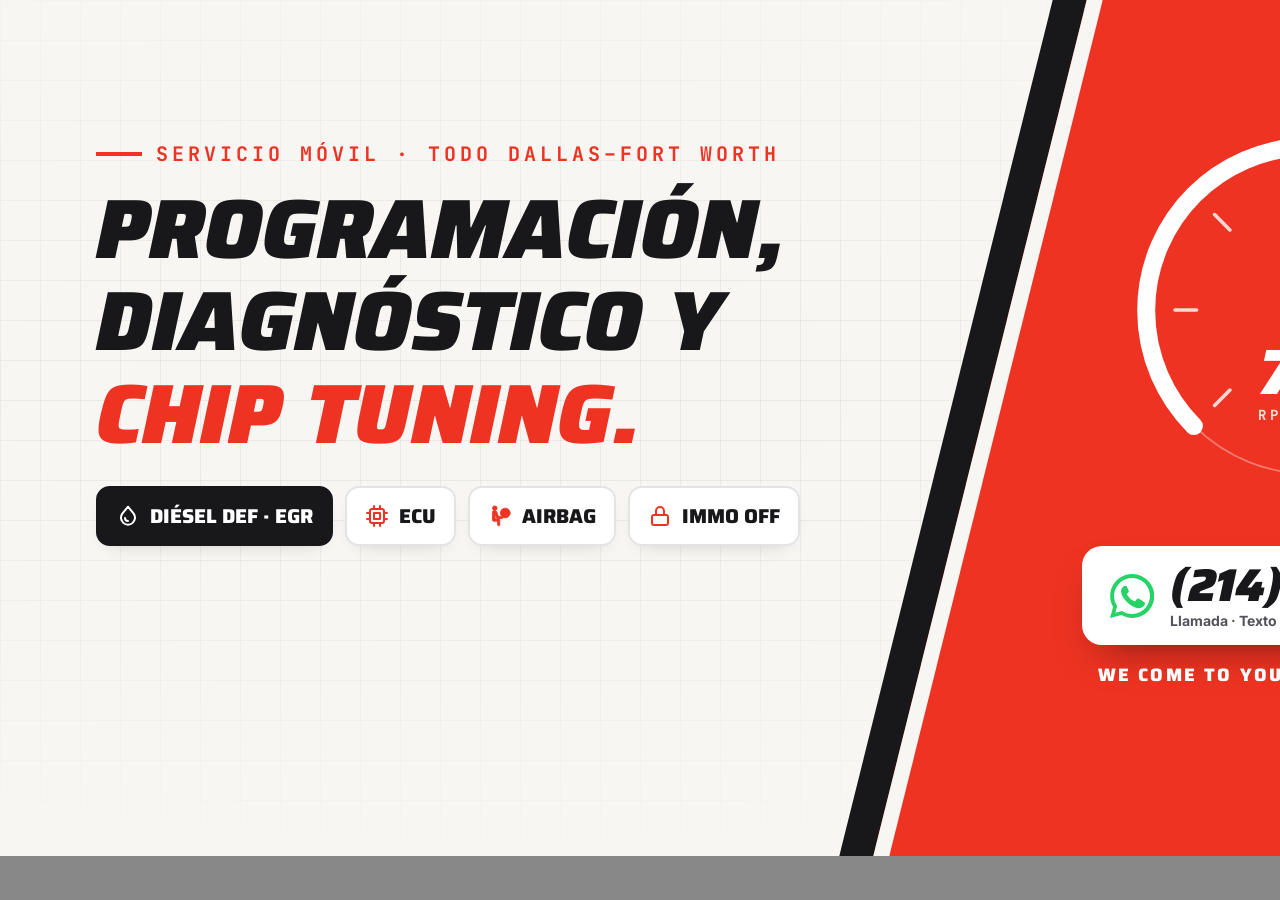
<file: campanas/facebook/portada-fuente.html>
<!doctype html><html><head><meta charset="utf-8"><title>Tecmeca Portada</title>
<link href="https://fonts.googleapis.com/css2?family=Saira:ital,wght@0,500..900;1,700..900&family=Inter:wght@500;600;700&family=JetBrains+Mono:wght@700&display=swap" rel="stylesheet">
<style>
:root{--red:#ee3322;--ink:#18181b;--mute:#52525b;--line:#e4e4e7;--paper:#f7f6f3;--wa:#25d366}
*{box-sizing:border-box}
body{margin:0;background:#888;font-family:Inter,sans-serif;color:var(--ink)}
/* 1640x856: desktop shows the middle 624px band, mobile trims the sides */
.cover{position:relative;width:1640px;height:856px;overflow:hidden;background:var(--paper)}
.ic{fill:none;stroke:currentColor;stroke-width:2;stroke-linecap:round;stroke-linejoin:round}
.grid{position:absolute;inset:0;background-image:linear-gradient(rgba(0,0,0,.05) 1px,transparent 1px),linear-gradient(90deg,rgba(0,0,0,.05) 1px,transparent 1px);background-size:40px 40px;-webkit-mask-image:radial-gradient(ellipse at 30% 45%,#000 20%,transparent 75%)}
.panel{position:absolute;right:-160px;top:0;bottom:0;width:820px;background:var(--red);transform:skewX(-14deg);border-left:16px solid var(--paper);box-shadow:-34px 0 0 var(--ink)}
.copy{position:absolute;left:96px;top:140px;width:860px;z-index:3}
.kicker{display:inline-flex;align-items:center;gap:14px;font:700 20px "JetBrains Mono";letter-spacing:.2em;text-transform:uppercase;color:var(--red)}
.kicker::before{content:"";width:46px;height:4px;background:var(--red)}
h1{margin:16px 0 0;font:900 italic 84px/1.1 Saira;text-transform:uppercase;word-spacing:.04em;white-space:nowrap}
h1 em{color:var(--red);font-style:italic}
.chips{display:flex;gap:12px;margin-top:26px}
.chips span{display:inline-flex;align-items:center;gap:10px;padding:12px 18px;border-radius:14px;background:#fff;border:2px solid var(--line);font:800 20px Saira;text-transform:uppercase;box-shadow:0 8px 20px -14px rgba(0,0,0,.3)}
.chips svg{width:24px;height:24px;color:var(--red)}
.chips .hot{background:var(--ink);border-color:var(--ink);color:#fff}
.right{position:absolute;left:1060px;right:80px;top:130px;z-index:3;display:grid;justify-items:center}
.gauge{width:360px;height:360px}
.readout{margin-top:-150px;text-align:center;color:#fff}
.readout b{display:block;font:900 italic 64px/1 Saira}
.readout small{font:700 14px "JetBrains Mono";letter-spacing:.25em;opacity:.85}
.phone{margin-top:56px;display:flex;align-items:center;gap:16px;padding:16px 28px;border-radius:20px;background:#fff;color:var(--ink);box-shadow:0 20px 40px -20px rgba(0,0,0,.5)}
.phone svg{width:44px;height:44px;color:var(--wa)}
.phone b{display:block;font:900 italic 46px/1 Saira}
.phone small{display:block;font:700 14px Inter;color:var(--mute);margin-top:4px}
.en{margin-top:16px;color:#fff;font:800 18px Saira;letter-spacing:.12em;text-transform:uppercase}
.show .safe{position:absolute;left:0;right:0;top:116px;height:624px;outline:3px dashed #00f;z-index:9}
.show .mob{position:absolute;left:59px;right:59px;top:0;bottom:0;outline:3px dashed #0a0;z-index:9}
.show .pp{position:absolute;left:30px;top:566px;width:330px;height:330px;border-radius:50%;background:rgba(0,0,255,.2);z-index:9}
</style></head><body>
<svg width="0" height="0" style="position:absolute">
<symbol id="logo-dark" viewBox="0 0 330 84">
    <g fill="none" stroke-width="9"><path d="M13 60 A32 32 0 0 1 39.4 28.5" stroke="#18181b" stroke-dasharray="13 4"/><path d="M50.6 28.5 A32 32 0 0 1 77 60" stroke="#ee3322" stroke-dasharray="13 4"/></g>
    <path d="M41 62 L61 32 L48 64 Z" fill="#18181b"/><circle cx="45" cy="62" r="5" fill="#ee3322"/>
    <text x="92" y="52" font-family="Saira" font-weight="900" font-style="italic" font-size="46" fill="#ee3322" stroke="#18181b" stroke-width="2.5" paint-order="stroke" textLength="228" lengthAdjust="spacingAndGlyphs">TECMECA</text>
    <text x="94" y="74" font-family="Saira" font-weight="500" font-size="13.5" fill="#18181b" textLength="224" lengthAdjust="spacing">AUTO ELECTRICAL ENGINEERING</text>
  </symbol>
  <symbol id="wa" viewBox="0 0 24 24"><path fill="currentColor" d="M17.5 14.4c-.3-.1-1.8-.9-2-1s-.5-.1-.7.1-.8 1-.9 1.2-.3.2-.6.1a8.2 8.2 0 0 1-4-3.5c-.3-.5.3-.5.9-1.6.1-.2 0-.4 0-.5l-.9-2.2c-.2-.6-.5-.5-.7-.5h-.6a1.2 1.2 0 0 0-.9.4 3.6 3.6 0 0 0-1.1 2.7 6.3 6.3 0 0 0 1.3 3.3 14.4 14.4 0 0 0 5.5 4.9c2 .9 2.8.9 3.8.8a3.3 3.3 0 0 0 2.2-1.5 2.7 2.7 0 0 0 .2-1.5c-.1-.1-.3-.2-.6-.3zM12 21.8a9.8 9.8 0 0 1-5-1.4l-.4-.2-3.7 1 1-3.6-.2-.4A9.8 9.8 0 1 1 12 21.8zM12 0a12 12 0 0 0-10.3 18L0 24l6.2-1.6A12 12 0 1 0 12 0z"/></symbol>
  <symbol id="cal" viewBox="0 0 24 24"><rect x="3" y="4" width="18" height="18" rx="2"/><path d="M16 2v4M8 2v4M3 10h18"/></symbol>
  <symbol id="cpu" viewBox="0 0 24 24"><rect x="5" y="5" width="14" height="14" rx="2"/><rect x="9" y="9" width="6" height="6"/><path d="M9 2v3M15 2v3M9 19v3M15 19v3M2 9h3M2 15h3M19 9h3M19 15h3"/></symbol>
  <symbol id="copy" viewBox="0 0 24 24"><rect x="9" y="9" width="12" height="12" rx="2"/><path d="M5 15H4a2 2 0 0 1-2-2V4a2 2 0 0 1 2-2h9a2 2 0 0 1 2 2v1"/><path d="M13 13h4M13 17h4"/></symbol>
  <symbol id="lock" viewBox="0 0 24 24"><rect x="4" y="11" width="16" height="10" rx="2"/><path d="M8 11V7a4 4 0 0 1 8 0v4"/></symbol>
  <symbol id="swap" viewBox="0 0 24 24"><path d="M7 4 3 8l4 4M3 8h13a4 4 0 0 1 4 4M17 20l4-4-4-4M21 16H8a4 4 0 0 1-4-4"/></symbol>
  <symbol id="check" viewBox="0 0 24 24"><path d="M20 6 9 17l-5-5"/></symbol>
  <symbol id="van" viewBox="0 0 24 24"><path d="M2 7h11v9H2zM13 10h4l4 3v3h-8z"/><circle cx="6" cy="17.5" r="2"/><circle cx="17" cy="17.5" r="2"/></symbol>
  <!-- dashboard warning lamps -->
  <symbol id="engine" viewBox="0 0 64 64"><path fill="currentColor" d="M18 18h14v5h-5v4h11l5 5h5v-6h5v22h-5v-6h-5v8h-9l-5 5H22v-8h-6v-7h-4v8H8V26h4v8h4v-7h6v-4h-4z"/></symbol>
  <symbol id="airbag" viewBox="0 0 64 64"><g fill="currentColor"><circle cx="18" cy="11" r="6"/><path d="M12 21c0-2 1.5-3 3.5-3h4c2 0 3 1 3.6 2.6L28 33h9a3 3 0 0 1 0 6H25.5a3 3 0 0 1-2.8-2L19 27v13h9.5a3 3 0 0 1 3 3v12a3 3 0 0 1-6 0v-9H15a3 3 0 0 1-3-3z"/><circle cx="46" cy="24" r="13"/></g></symbol>

<symbol id="gauge-i" viewBox="0 0 24 24"><path d="M3.5 17a9 9 0 1 1 17 0"/><path d="m12 13 4-5"/><circle cx="12" cy="13.5" r="1.5"/></symbol>
<symbol id="leaf" viewBox="0 0 24 24"><path d="M5 19c0-8 5-14 15-14 0 10-6 15-14 15"/><path d="M5 19 13 11"/></symbol>
<symbol id="code" viewBox="0 0 24 24"><path d="M12 3 2 20h20z"/><path d="M12 10v4M12 17h.01"/></symbol>
<symbol id="phone" viewBox="0 0 24 24"><path d="M22 16.9v3a2 2 0 0 1-2.2 2 19.8 19.8 0 0 1-8.6-3.1 19.5 19.5 0 0 1-6-6A19.8 19.8 0 0 1 2.1 4.2 2 2 0 0 1 4.1 2h3a2 2 0 0 1 2 1.7c.1.9.4 1.8.7 2.7a2 2 0 0 1-.5 2.1L8 9.8a16 16 0 0 0 6 6l1.3-1.3a2 2 0 0 1 2.1-.4c.9.3 1.8.6 2.7.7a2 2 0 0 1 1.7 2z"/></symbol>
<symbol id="msg" viewBox="0 0 24 24"><path d="M21 15a2 2 0 0 1-2 2H7l-4 4V5a2 2 0 0 1 2-2h14a2 2 0 0 1 2 2z"/></symbol>
<symbol id="b-ford" viewBox="0 0 24 24"><path d="M12 8.236C5.872 8.236.905 9.93.905 12.002S5.872 15.767 12 15.767c6.127 0 11.094-1.693 11.094-3.765 0-2.073-4.967-3.766-11.094-3.766zm-5.698 6.24c-.656.005-1.233-.4-1.3-1.101a1.415 1.415 0 0 1 .294-1.02c.195-.254.525-.465.804-.517.09-.017.213-.006.264.054.079.093.056.194-.023.234-.213.109-.47.295-.597.55a.675.675 0 0 0 .034.696c.263.397.997.408 1.679-.225.169-.156.32-.304.473-.48.3-.344.4-.47.8-1.024.005-.006.006-.014.004-.018-.003-.007-.009-.01-.02-.01-.267.007-.5.087-.725.255-.065.048-.159.041-.2-.021-.046-.07-.013-.163.062-.215.363-.253.76-.298 1.166-.367 0 0 .028.002.051-.03.167-.213.292-.405.47-.621.178-.22.41-.42.586-.572.246-.212.404-.283.564-.37.043-.022-.005-.049-.018-.049-.896-.168-1.827-.386-2.717-.056-.616.23-.887.718-.757 1.045.093.231.397.27.683.13a1.55 1.55 0 0 0 .611-.544c.087-.134.27-.038.171.195-.26.611-.757 1.097-1.363 1.118-.516.016-.849-.363-.848-.831.002-.924 1.03-1.532 2.11-1.622 1.301-.108 2.533.239 3.825.395.989.12 1.938.123 2.932-.106.118-.025.2.05.193.168-.01.172-.143.337-.47.516-.373.204-.763.266-1.17.27-.984.008-1.901-.376-2.85-.582.002.041.012.091-.023.117-.525.388-1 .782-1.318 1.334-.011.013-.005.025.013.024.277-.015.525-.022.783-.042.045-.004.047-.015.043-.048a.64.64 0 0 1 .2-.558c.172-.153.387-.17.53-.06.16.126.147.353.058.523a.63.63 0 0 1-.382.31s-.03.006-.026.034c.006.043.2.151.217.18.017.027.008.07-.021.102a.123.123 0 0 1-.095.045c-.033 0-.053-.012-.096-.035a.92.92 0 0 1-.27-.217c-.024-.031-.037-.032-.099-.029-.279.017-.714.059-1.009.096-.071.008-.082.022-.096.047-.47.775-.972 1.61-1.523 2.17-.592.6-1.083.758-1.604.762zM19.05 10.71c-.091.158-1.849 2.834-1.96 3.11-.035.088-.04.155-.004.204.092.124.297.051.425-.038.381-.262.645-.58.937-.858.017-.013.046-.018.065 0 .043.04.106.091.15.137a.04.04 0 0 1 .002.057 5.873 5.873 0 0 1-.904.911c-.47.364-.939.457-1.172.224a.508.508 0 0 1-.14-.316c-.002-.057-.031-.06-.058-.034-.278.275-.76.579-1.198.362-.366-.18-.451-.618-.383-.986.001-.008-.006-.06-.051-.03a1.28 1.28 0 0 1-.3.162.853.853 0 0 1-.366.077.518.518 0 0 1-.451-.253.759.759 0 0 1-.095-.347c-.001-.011-.017-.032-.033-.005-.3.457-.579.899-.875 1.363-.016.022-.03.036-.06.037l-.587.001c-.036 0-.053-.028-.034-.063.104-.2.674-1.03 1.06-1.736.107-.194.085-.294.019-.337-.083-.054-.248.027-.387.133-.379.287-.697.735-.859.935-.095.117-.185.291-.433.56-.391.425-.91.669-1.408.5a.848.848 0 0 1-.546-.58c-.015-.052-.044-.066-.073-.032-.08.1-.245.249-.383.342-.015.011-.052.033-.084.017a.851.851 0 0 1-.152-.199.07.07 0 0 1 .016-.08c.197-.173.305-.271.391-.38.064-.08.113-.17.17-.315.12-.302.393-.866.938-1.158a1.81 1.81 0 0 1 .652-.219c.1-.01.183.002.213.08.011.033.039.105.056.158.011.032.003.057-.035.071-.32.122-.643.311-.865.61-.253.338-.321.746-.152.98.123.17.322.2.514.139.29-.092.538-.363.666-.663.138-.329.16-.717.058-1.059-.016-.059-.001-.104.037-.136.077-.063.184-.112.215-.128a.14.14 0 0 1 .182.045c.106.157.163.378.17.607.006.049.026.05.05.025.19-.202.366-.418.568-.58.185-.147.422-.267.643-.262.286.006.428.2.419.546-.001.044.03.04.051.011a1.19 1.19 0 0 1 .24-.264c.198-.163.4-.236.611-.222.26.02.468.257.425.527a.53.53 0 0 1-.281.406.362.362 0 0 1-.405-.044.336.336 0 0 1-.096-.322c.005-.025-.027-.048-.054-.02-.254.264-.273.606-.107.76.183.17.458.056.658-.075.366-.239.65-.563.979-.813.218-.166.467-.314.746-.351a.87.87 0 0 1 .454.052c.2.081.326.25.342.396.004.043.036.048.063.01.158-.246 1.005-1.517 1.075-1.65.02-.041.044-.047.089-.047h.606c.035 0 .051.02.036.047zm-2.32 2.204a.053.053 0 0 0-.003.04c.003.02.03.04.056.05.01.003.015.01.004.032-.075.16-.143.252-.237.391a1.472 1.472 0 0 1-.3.325c-.178.147-.424.307-.628.2-.09-.047-.13-.174-.127-.276.004-.288.132-.584.369-.875.288-.355.607-.539.816-.438.216.103.148.354.05.55zm-5.949-1.881a.398.398 0 0 1 .132-.345c.057-.05.133-.062.18-.022.052.045.027.157-.026.234a.43.43 0 0 1-.245.177c-.018.004-.034-.004-.041-.044zM12 7.5C5.34 7.5 0 9.497 0 12c0 2.488 5.383 4.5 12 4.5s12-2.02 12-4.5-5.383-4.5-12-4.5zm0 8.608C5.649 16.108.5 14.27.5 12.002.5 9.733 5.65 7.895 12 7.895s11.498 1.838 11.498 4.107c0 2.268-5.148 4.106-11.498 4.106z" fill="currentColor"/></symbol><symbol id="b-chevrolet" viewBox="0 0 24 24"><path d="M23.905 9.784H15.92V8.246a.157.157 0 00-.157-.158H8.238a.157.157 0 00-.157.158v1.538H2.358c-.087 0-.193.07-.237.158L.02 14.058c-.045.088-.011.157.077.157H8.08v1.54c0 .086.07.157.157.157h7.525c.087 0 .157-.07.157-.157v-1.54h5.723c.087 0 .193-.07.238-.157l2.1-4.116c.045-.087.011-.158-.076-.158m-2.494.996l-1.244 2.437h-5.232v1.708H9.07v-1.708H2.595L3.84 10.78h5.232V9.073h5.864v1.707z" fill="currentColor"/></symbol><symbol id="b-dodge" viewBox="0 0 24 24"><path d="M6 19 11.5 5h4L10 19zM12.5 19 18 5h4l-5.5 14z" fill="currentColor"/></symbol><symbol id="b-ram" viewBox="0 0 24 24"><path d="M11.46 22.432l-.515-1.14h-.024l-.579 1.14h1.118zm.222.755h-1.556L9.792 24H7.344l1.791-3.359h3.627L14.494 24h-2.448l-.364-.813zm9.516-1.122h-.105L20.048 24h-1.492l-1.042-1.926-.099.001L17.406 24h-2.239v-3.359h3.522l.627 1.056h.03l.686-1.056h3.403V24h-2.239l.002-1.935zm-18.319.1h.467c.501 0 .647-.161.65-.322.007-.311-.052-.553-.625-.553h-.492v.875zm.512.703h-.499V24H.564v-3.359h3.358c1.761 0 2.48.29 2.566 1.037.043.372-.161 1.043-.977 1.11L6.728 24H4.265l-.874-1.132zM11.844.412c-2.642.003-5.658.155-6.66.24-1.093.093-1.289.164-1.29 1.087l-.009.838c-.008.658-.02 1.587-.02 2.633 0 1.704.101 3.717.226 5.373.134 1.761.24 3.152 2.458 4.475 1.704 1.016 4.668 2.484 4.697 2.498.171.085.565.275.699.327a.531.531 0 0 0 .126 0c.137-.054.572-.27.786-.366.021-.009 2.077-.95 4.608-2.459 2.218-1.323 2.324-2.714 2.459-4.476.125-1.656.226-3.67.226-5.374 0-1.045-.012-1.974-.02-2.632l-.008-.838c-.004-.813-.158-.993-1.291-1.087-1.002-.083-4.018-.238-6.66-.241h-.327v.002zM12.173 0c2.632.003 5.647.139 6.7.243 1.337.131 1.662.194 1.662 1.496 0 1.027.047 5.619-.199 8.875-.138 1.806-.257 3.365-2.658 4.798a50.914 50.914 0 0 1-4.71 2.487c-.311.138-.721.37-.804.387a.884.884 0 0 1-.312 0c-.092-.019-.593-.265-.786-.36-.193-.094-3.067-1.525-4.726-2.514-2.401-1.432-2.52-2.991-2.658-4.798-.247-3.256-.2-7.849-.2-8.875 0-1.302.325-1.365 1.662-1.496C6.197.139 9.212.003 11.844 0h.329zM8.279 2.312c1.95 0 2.955 1.664 3.532 2.876l-.181.991c-1.01-2.1-2.215-3.436-3.674-3.436-1.577 0-2.465 2.012-2.693 2.351.407-1.034 1.591-2.782 3.016-2.782zm10.343 2.783c-.229-.339-1.116-2.351-2.693-2.351-1.459 0-2.663 1.336-3.674 3.436l-.182-.992c.576-1.212 1.581-2.876 3.532-2.876 1.426 0 2.611 1.748 3.017 2.783zm-3.444 4.12c-.163.071-.288.117-.288.117l.098-.846.522-.684c.161.769.149 1.203-.332 1.413zm-6.374 0c-.481-.21-.493-.644-.332-1.414l.522.684.098.846s-.126-.045-.288-.116zm8.367-4.41c-1.276-.025-2.381.961-3.127 3.352l.419.264-.173.998-.952.338-.187 1.292.462-.587.649-.132-.289.778-.895.499-.318 2.084.12.783-.92.356v.001l-.844-.357.12-.783-.318-2.084-.895-.499-.288-.778.649.132.462.587-.188-1.292-.952-.338-.173-.998.418-.264c-.745-2.39-1.85-3.376-3.127-3.352-1.02.02-1.778 1.209-1.693 2.466l.885.105c.317 1.773.612 4.025 1.28 4.025.203 0 .212-.319.212-.577 0-.627-.378-1.38-.378-2.575 0-.552.179-1.027.587-1.027.277 0 .402.074.532.315-.11.818-.114 1.52.525 1.953.141.095.446.382.446.382s.525 2.067.557 2.205c.03.126.104.298.161.403l.666 1.163s.199 1.249.241 1.465c.105.533.648.579 1.091.583h.123c.444-.003.986-.049 1.091-.583.042-.215.241-1.465.241-1.465l.666-1.163c.057-.105.132-.277.161-.403.032-.138.558-2.205.558-2.205s.305-.287.446-.382c.638-.433.635-1.135.524-1.953.131-.241.255-.315.532-.315.408 0 .587.475.587 1.027 0 1.196-.378 1.948-.378 2.575 0 .259.008.577.212.577.667 0 .963-2.252 1.279-4.025l.885-.105c.086-1.257-.672-2.446-1.692-2.466zm-4.953-3.33c1.928 0 5.848.197 6.1.222.326.029.541.074.614.153.073.074.095.158.107.344.012.173.023.858.023.859.007.612.018 1.475.018 2.446 0 .57-.004 1.176-.014 1.791l.132.086c.011-.644.015-1.281.015-1.877 0-.972-.011-1.836-.018-2.448 0-.001-.011-.684-.023-.866-.012-.189-.038-.323-.146-.43-.136-.13-.366-.157-.695-.192-.265-.026-4.175-.222-6.113-.223-.278.002-.571-.003-.854-.003-2.323 0-5.419.21-5.675.226-.379.025-.58.033-.717.189-.106.13-.137.323-.144.513-.005.185-.007.786-.007.787-.007.611-.018 1.476-.018 2.448 0 .587.004 1.214.015 1.848l.132-.086c-.01-.604-.013-1.201-.013-1.762 0-.971.011-1.835.018-2.447 0-.001.002-.603.008-.784.004-.176.041-.348.113-.431.074-.096.236-.12.621-.141.257-.016 3.349-.226 5.665-.226l.856.004zm7.121 6.071l-.146.277s-.582.061-.602.061c-.281 2.239-1.19 4.63-2.183 4.63-.327 0-.336-.507-.336-1.111 0-.257.036-.486.076-.687-.106.197-.289.918-.289 1.534 0 .72.405 1.116 1.097 1.116.702 0 1.289-.343 1.673-.981-.248.686-.732 1.281-1.767 1.903a45.997 45.997 0 0 1-4.298 2.27c-.181.081-.416.187-.601.266-.17-.079-.333-.161-.47-.228-.025-.012-2.769-1.371-4.34-2.308-.969-.581-1.455-1.14-1.716-1.772.382.551.915.85 1.565.85.692 0 1.097-.396 1.097-1.116 0-.616-.182-1.337-.289-1.534.041.201.076.43.076.687 0 .603-.009 1.111-.336 1.111-.993 0-1.905-2.402-2.185-4.641l-.564-.058-.18-.336s-.033 1.075.003 1.78c.036.706.11 1.312.337 2.17.043.164.093.318.15.462.198.946.658 1.729 1.974 2.509 1.58.942 4.322 2.3 4.349 2.313.149.073.349.173.527.254.194-.081.459-.201.658-.29.021-.01 1.971-.883 4.312-2.278 1.458-.864 1.865-1.731 2.029-2.82.013-.05.027-.1.039-.152.194-.868.274-1.322.31-2.028.032-.606.031-1.591.03-1.853z" fill="currentColor"/></symbol><symbol id="b-jeep" viewBox="0 0 24 24"><path d="M4.1651 7.1687v5.2011c0 .6762-.444 1.0777-1.1628 1.0777-.7185 0-1.0992-.5283-1.0992-1.0992v-.9299H0v.9514c0 .972.296 2.7068 3.0235 2.7068 2.7272 0 3.1082-1.8614 3.1082-2.7488V7.1687Zm4.9177 2.1562c-1.7973 0-2.6003 1.6485-2.6003 3.0657 0 1.4168.9094 2.7912 2.7695 2.7912 1.6285.021 2.707-1.0361 2.707-1.8187h-1.7977s-.2113.5078-.8458.5078c-.6343 0-.9934-.3596-.9934-1.2265h3.6576c0-2.7277-1.3526-3.3195-2.897-3.3195zm5.8471 0c-1.7968 0-2.6007 1.6485-2.6007 3.0657 0 1.4168.9094 2.7912 2.7705 2.7912 1.628.021 2.7067-1.0361 2.7067-1.8187h-1.7978s-.2116.5078-.8454.5078c-.6348 0-.9942-.3596-.9942-1.2265h3.6574c0-2.7277-1.3523-3.3195-2.8965-3.3195zm6.7435.0635c-.9132 0-1.3186.4962-1.3401.522-.1283.1538-.2875.3165-.2875-.0782v-.2959h-1.8193v7.295h1.8398V14.822c0-.148.1478-.126.2543 0 .1063.1277.5711.4443 1.3752.4443C23.155 15.2663 24 13.9978 24 12.264c0-2.2415-1.4162-2.8757-2.3266-2.8756Zm-12.401 1.1203c.6766 0 .972.5073.972 1.0365H8.3843c0-.5718.2327-1.0365.8882-1.0365zm5.8468 0c.6767 0 .9724.5073.9724 1.0365H14.231c0-.5718.2332-1.0365.8883-1.0365zm5.9204.296c.9318 0 1.1.7189 1.1 1.4593 0 .74-.1272 1.7124-1.0141 1.7124-.8884 0-1.1212-.5709-1.1017-1.6486.022-1.0788.4441-1.523 1.0158-1.523zm2.2813 4.5664a.5855.5855 0 0 0-.5856.5857c0 .3233.2617.5856.5856.5856.3218 0 .585-.2623.585-.5856 0-.3233-.2632-.5857-.585-.5857zm0 .062a.524.524 0 0 1 .5236.5237c0 .2884-.2346.5246-.5236.5246a.5258.5258 0 0 1-.525-.5246c0-.289.2352-.5236.525-.5236zm-.2108.2024v.6208h.0725v-.2689h.1764l.1159.269h.0806l-.1216-.2873c.0386-.0133.0514-.0227.072-.0447.0266-.0287.0434-.0739.0434-.115 0-.1034-.0796-.174-.195-.174zm.0705.0676h.1722c.072 0 .1177.041.1177.1045 0 .072-.0485.1168-.1278.1168h-.1621z" fill="currentColor"/></symbol><symbol id="b-chrysler" viewBox="0 0 24 24"><path d="M23.9996 12.1455c0-.0003.0004-.0007.0004-.001l-.0007.0003c-.0039-.0173-.0638-.0248-.172-.0258l-1.595-.0216c-2.4391-.0216-6.9786-.0638-7.1847-.0638h-.0501a1.8954 1.8954 0 0 0-.7028.0982l-.0913.0275a3.2546 3.2546 0 0 1-.795.1718c-.2837.0108-1.3633.0088-1.4085.0088s-1.1258 0-1.4085-.0078a3.2434 3.2434 0 0 1-.795-.1718l-.0913-.0275a1.9045 1.9045 0 0 0-.7037-.0982h-.0441c-.2071 0-4.7466.0206-7.1847.0432l-1.6008.0196c-.1089 0-.1727.0088-.1718.0265l.0913.0226c.336.069.6771.1107 1.0198.1247.6527.0128 5.4346.1325 5.5495.1345.2584-.0067.5155.039.7557.1343h1.4968s-.6046.0353-.6134.0726h-.0373c-.1512 0-.6066 0-.8647-.0118 0 0-.0186.0726.2444.0726.0923.0618.1884.1207.2758.1698h1.2868s-.5055.0304-.5153.0677c-.0599 0-.2797-.0059-.4908-.0118l-.2945-.0088s-.0147.0638.2267.0648l.0412.0255c.4833.217.9953.3632 1.5204.4338.1992.0382.4004.0648.6027.0795 0 0 .2444.0216.2022.0206a9.6487 9.6487 0 0 1-1.701-.2218 4.3198 4.3198 0 0 1-1.276-.5398 1.3917 1.3917 0 0 0-.7381-.2316c-.1698-.0118-5.6486-.2277-5.6604-.2277a5.3434 5.3434 0 0 1-1.0434-.1404L0 12.1258c0 .0147.0383.055.0707.0844.1688.1502.8097.4613 1.1837.5526.6488.157 4.6445.6655 5.3542.745l.3926.0442c1.0728.1158 2.4214.264 3.1085.3337a.8442.8442 0 0 0 .3926-.0216A4.1449 4.1449 0 0 1 12 13.606a4.3124 4.3124 0 0 1 1.5027.2581.8354.8354 0 0 0 .3877.0216c.6871-.0687 2.0396-.2189 3.1035-.3367l.3975-.0442c.7096-.0785 4.7044-.5673 5.3532-.7244.3749-.0903 1.0149-.4024 1.1847-.5526.0303-.0274.067-.0653.0697-.0812l.001-.0001c0-.0004-.0004-.0007-.0004-.001zm-12.2646.9952c-.795 0-1.5812-.0108-1.8099-.0677-.5447-.1354-.7989-.3838-.8421-.4593-.0432-.0756-.0324-.0746.0353-.0746h5.7595c.0677 0 .0726.0069.0344.0746-.0383.0677-.2945.3239-.8412.4593-.2287.0569-1.0149.0658-1.8099.0677h-.5261zm12.1884-.9707a5.345 5.345 0 0 1-1.0443.1413c-.0118 0-5.4965.1963-5.6614.21a1.3917 1.3917 0 0 0-.7381.2316 4.3198 4.3198 0 0 1-1.276.5398 9.6487 9.6487 0 0 1-1.701.2218c-.0422 0 .2022-.0206.2022-.0206a5.1874 5.1874 0 0 0 .6017-.0795 5.5189 5.5189 0 0 0 1.5213-.4338l.0471-.0255c.2415 0 .2277-.0648.2277-.0648l-.2945.0088c-.2179.0059-.4417.0118-.4976.0118-.0098-.0373-.5114-.0677-.5114-.0677h1.2858a5.3585 5.3585 0 0 0 .2709-.1678c.263 0 .2454-.0726.2454-.0726-.2827.0069-.8088.0137-.902.0108-.0088-.0373-.5693-.0726-.5693-.0726h1.4458a1.9327 1.9327 0 0 1 .7597-.1335l5.5534-.1139a6.3607 6.3607 0 0 0 1.0198-.1247l.0684-.0169-.0536.018zm-11.9627.532h.0903l-.1747.1247v.0991h-.1325v-.0972l-.1884-.1266h.1541l.1286.0805.1226-.0805zm.8088.1826h.3023v.0412h-.4338v-.2248h.1315v.1836zm.5408 0h.3131v.0412h-.4427v-.2248h.4378v.0412h-.3082v.051h.3023v.0412h-.3023v.0502zm-2.5225-.1826h.1325v.2238h-.1354v-.0913h-.2778v.0913h-.1325v-.2238h.1325v.0903h.2778l.0029-.0903zm.5978.1256l.1698.0982h-.1492s-.1364-.0972-.1678-.1217c.1345.0049.157-.0098.157-.0324s-.106-.0353-.2267-.0285v.1826h-.1404v-.2228h.3053c.1502 0 .1963.0314.1963.0628 0 .0285-.055.054-.1443.0618zm2.7148-.0559c0-.0226-.106-.0353-.2267-.0285v.1845h-.1394v-.2228h.3013c.1502 0 .1963.0344.1963.0628 0 .0285-.055.054-.1443.0599l.1698.0982h-.1492s-.1364-.0972-.1678-.1217c.1335.0049.16-.0098.16-.0324zm-1.5576.0873c0 .0569-.1227.0756-.2513.0756a1.6114 1.6114 0 0 1-.2071-.0137l.0137-.0481a.9392.9392 0 0 0 .1894.0137c.108 0 .1148-.0128.1148-.0265 0-.0137-.0304-.0226-.0785-.0226l-.0982-.0118c-.0952-.0118-.1345-.0157-.1345-.0726s.1237-.0667.2032-.0667a1.814 1.814 0 0 1 .2081.0177l-.0108.0432a1.1384 1.1384 0 0 0-.1639-.0137c-.0844 0-.1031.0049-.1031.0196s.0275.0236.0697.0236l.1139.0079c.0894.0136.1326.0352.1346.0744zM9.875 12.81c0 .052.1266.0736.211.0736s.1639-.0088.1826-.0088l-.0137.0461c-.0236.002-.106.0108-.1963.0108-.1678 0-.318-.0402-.318-.1217s.1502-.1217.318-.1217c.0982 0 .1757.0098.1963.0098l.0137.0471a1.9641 1.9641 0 0 0-.1826-.0098c-.0883 0-.211.0225-.211.0746zm.9972-2.1996l-.5497-.4976h.3651l.2091.1767.2287.1963.0412.0373.0412-.0363.422-.371h.1423c-.1777.1698-.5094.4908-.5094.4908l-.0196.0186v.4319h-.3494v-.4281l-.0215-.0186zm5.3768.4466h-1.4732v-.9452h.3259v.8284h1.1474v.1168zm2.1858-.0059H16.938v-.9374h1.4782v.1168h-1.1631v.2915h1.1435v.1207h-1.1435v.2925h1.1817v.1159zm-12.4142.002h-.3327v-.9432h.3327v.4172h.9148V10.11h.3308v.9432h-.3308V10.64h-.9148v.4131zm2.5441-.003H8.229v-.9452h.8834c.168-.0107.3362.0186.4908.0854a.1964.1964 0 0 1 .1188.1678c-.001.108-.0805.214-.3612.2444l-.0805.0088.0618.0491c.0893.0726.3121.2945.4162.3926l.0097.003h-.3847c-.0569-.0628-.373-.3494-.5104-.4908a2.1988 2.1988 0 0 0 .3926-.0481.1433.1433 0 0 0 .0982-.1315.1152.1152 0 0 0-.052-.0913c-.0805-.0677-.265-.0677-.4809-.0677h-.266v.8235zm4.9056-.2424c0-.0569-.0491-.0834-.0982-.0982a1.2952 1.2952 0 0 0-.2032-.0363c-.1845-.0236-.2787-.0373-.3435-.0481a.9384.9384 0 0 1-.3406-.0982.1872.1872 0 0 1-.0932-.1727c-.001-.0991.0844-.162.2228-.2032.146-.0362.2962-.053.4466-.0501.2342.0027.468.0208.6998.054l-.0226.1139a3.124 3.124 0 0 0-.5408-.0501 1.2286 1.2286 0 0 0-.2945.0236c-.0609.0167-.0982.054-.0982.0982a.1091.1091 0 0 0 .0883.0982c.06.017.1214.0282.1835.0334.1031.0098.2483.0304.3867.0491a.8507.8507 0 0 1 .3308.0982.1906.1906 0 0 1 .0982.1698c.001.0962-.0864.1698-.2444.2208a2.0935 2.0935 0 0 1-.5889.0707l.001-.0069a4.8331 4.8331 0 0 1-.6743-.053l.0294-.1345c.2054.0451.415.0678.6252.0677a.8745.8745 0 0 0 .3514-.0481.112.112 0 0 0 .0787-.0982zm-10.2872-.2209c0-.158.1031-.2709.2778-.3543a1.622 1.622 0 0 1 .6782-.1276c.1911.0011.3819.0146.5712.0402l.0265.1286a5.1308 5.1308 0 0 0-.5212-.0353 1.2396 1.2396 0 0 0-.4397.0766c-.1325.052-.2434.1374-.2434.2689.001.1315.1109.2169.2434.2689.1407.0519.2897.0778.4397.0766a5.1308 5.1308 0 0 0 .5212-.0353l-.0344.1315a4.4382 4.4382 0 0 1-.5712.0402 1.6324 1.6324 0 0 1-.6704-.1247c-.1796-.0834-.2777-.2002-.2777-.3543zm16.4207.4731h-.3318v-.9462h.8834a1.0791 1.0791 0 0 1 .4908.0864.1964.1964 0 0 1 .1188.1669c-.001.1089-.0805.215-.3612.2454l-.0805.0079.0618.0491c.0893.0726.3121.2895.4162.3926v.001h-.3789c-.0569-.0628-.374-.3494-.5104-.4908a2.1177 2.1177 0 0 0 .3926-.0491.1424.1424 0 0 0 .0982-.1305.1152.1152 0 0 0-.052-.0913c-.0815-.0687-.265-.0687-.4809-.0687h-.266v.8273z" fill="currentColor"/></symbol><symbol id="b-toyota" viewBox="0 0 24 24"><path d="M12 3.848C5.223 3.848 0 7.298 0 12c0 4.702 5.224 8.152 12 8.152S24 16.702 24 12c0-4.702-5.223-8.152-12-8.152zm7.334 3.839c0 1.08-1.725 1.913-4.488 2.246-.26-2.58-1.005-4.279-1.963-4.913 2.948.184 6.45 1.227 6.45 2.667zM12 16.401c-.96 0-1.746-1.5-1.808-4.389.577.047 1.18.072 1.808.072.628 0 1.23-.025 1.807-.072-.061 2.89-.847 4.389-1.807 4.389zm0-6.308c-.59 0-1.155-.019-1.69-.054.261-1.728.92-3.15 1.69-3.15.77 0 1.428 1.422 1.689 3.15-.535.034-1.099.054-1.689.054zm-.882-5.075c-.956.633-1.706 2.333-1.964 4.915C6.391 9.6 4.665 8.767 4.665 7.687c0-1.44 3.504-2.49 6.453-2.669zM2.037 11.68a5.265 5.265 0 011.048-3.164c.27 1.547 2.522 2.881 5.972 3.37V12c0 3.772.879 6.203 2.087 6.97-5.107-.321-9.107-3.48-9.107-7.29zm10.823 7.29c1.207-.767 2.087-3.198 2.087-6.97v-.115c3.447-.488 5.704-1.826 5.972-3.37a5.26 5.26 0 011.049 3.165c-.004 3.81-4.008 6.969-9.109 7.29z" fill="currentColor"/></symbol><symbol id="b-honda" viewBox="0 0 24 24"><path d="M23.902 6.87c-.33-3.218-2.47-3.895-4.354-4.204-.946-.16-2.63-.3-3.716-.34-.946-.06-3.168-.09-3.835-.09-.657 0-2.89.03-3.835.09-1.076.04-2.77.18-3.716.34C2.563 2.985.42 3.66.092 6.87c-.08.877-.1 2.023-.09 3.248.03 2.031.2 3.406.3 4.363.07.657.338 2.62.687 3.636.478 1.395.916 1.803 1.424 2.222.937.757 2.471.996 2.79 1.056 1.733.31 5.24.368 6.784.368 1.544 0 5.05-.05 6.784-.368.329-.06 1.863-.29 2.79-1.056.508-.419.946-.827 1.424-2.222.35-1.016.628-2.979.698-3.636.1-.957.279-2.332.299-4.363.04-1.225.01-2.371-.08-3.248m-1.176 5.4c-.19 2.57-.418 4.104-.747 5.22-.29.976-.637 1.623-1.165 2.092-.867.787-2.063.956-2.76 1.056-1.514.23-4.055.3-6.057.3-2.002 0-4.543-.08-6.057-.3-.697-.1-1.893-.269-2.76-1.056-.518-.469-.876-1.126-1.155-2.093-.329-1.105-.558-2.65-.747-5.22-.11-1.543-.09-4.054.08-5.4.258-2.011 1.255-3.018 3.387-3.396.996-.18 2.34-.31 3.606-.37 1.016-.07 2.7-.1 3.636-.09.936-.01 2.62.03 3.636.09 1.275.06 2.61.19 3.606.37 2.142.378 3.139 1.395 3.388 3.397.199 1.345.229 3.856.11 5.4m-5.202-8.39c-.548 2.462-.767 3.588-1.216 5.37-.428 1.715-.767 3.298-1.335 4.065-.587.777-1.365.947-1.893 1.006-.279.03-.478.04-1.066.05-.596 0-.796-.02-1.075-.05-.528-.06-1.315-.229-1.892-1.006-.578-.767-.907-2.35-1.335-4.064-.47-1.773-.678-2.91-1.236-5.37 0 0-.548.02-.797.04-.329.02-.588.05-.867.09.343 5.372.692 11.079 1.126 16.13a21.983 21.983 0 002.39.169c.33-1.266.748-3.02 1.207-3.767.378-.608.966-.677 1.295-.717.518-.07.956-.08 1.165-.08.2-.01.637 0 1.165.08.33.05.917.11 1.295.717.47.747.877 2.5 1.206 3.766 0 0 .358-.01 1.165-.05.41-.018.82-.058 1.226-.12.458-5.39.785-10.728 1.126-16.128-.28-.04-.538-.07-.867-.09-.23-.02-.787-.04-.787-.04z" fill="currentColor"/></symbol><symbol id="b-nissan" viewBox="0 0 24 24"><path d="M20.576 14.955l-.01.028c-1.247 3.643-4.685 6.086-8.561 6.086-3.876 0-7.32-2.448-8.562-6.09l-.01-.029H.71v.329l1.133.133c.7.08.847.39 1.038.78l.048.096c1.638 3.495 5.204 5.752 9.08 5.752 3.877 0 7.443-2.257 9.081-5.747l.048-.095c.19-.39.338-.7 1.038-.781l1.134-.134v-.328zM3.443 9.012c1.247-3.643 4.686-6.09 8.562-6.09 3.876 0 7.319 2.447 8.562 6.09l.01.028h2.728v-.328l-1.134-.133c-.7-.081-.847-.39-1.038-.781l-.047-.096C19.448 4.217 15.88 1.96 12.005 1.96c-3.881 0-7.443 2.257-9.081 5.752l-.048.095c-.19.39-.338.7-1.038.781l-1.133.133v.329h2.724zm13.862 1.586l-1.743 2.795h.752l.31-.5h2.033l.31.5h.747l-1.743-2.795zm1.033 1.766h-1.395l.7-1.124zm2.81-1.066l2.071 2.095H24v-2.795h-.614v2.085l-2.062-2.085h-.795v2.795h.619zM0 13.393h.619v-2.095l2.076 2.095h.781v-2.795h-.619v2.085L.795 10.598H0zm4.843-2.795h.619v2.795h-.62zm4.486 2.204c-.02.005-.096.005-.124.005H6.743v.572h2.5c.019 0 .167 0 .195-.005.51-.048.743-.472.743-.843 0-.381-.243-.79-.705-.833-.09-.01-.166-.01-.2-.01H7.643a.83.83 0 0 1-.181-.014c-.129-.034-.176-.148-.176-.243 0-.086.047-.2.18-.238a.68.68 0 0 1 .172-.014h2.357v-.562H7.6c-.1 0-.176.004-.238.014a.792.792 0 0 0-.695.805c0 .343.214.743.685.81.086.009.205.009.258.009H9.2c.029 0 .1 0 .114.005.181.023.243.157.243.276a.262.262 0 0 1-.228.266zm4.657 0c-.02.005-.096.005-.129.005H11.4v.572h2.5c.019 0 .167 0 .195-.005.51-.048.743-.472.743-.843 0-.381-.243-.79-.705-.833-.09-.01-.166-.01-.2-.01H12.3a.83.83 0 0 1-.181-.014c-.129-.034-.176-.148-.176-.243 0-.086.047-.2.18-.238a.68.68 0 0 1 .172-.014h2.357v-.562h-2.395c-.1 0-.176.004-.238.014a.792.792 0 0 0-.695.805c0 .343.214.743.686.81.085.009.204.009.257.009h1.59c.029 0 .1 0 .114.005.181.023.243.157.243.276a.267.267 0 0 1-.228.266Z" fill="currentColor"/></symbol><symbol id="b-mitsubishi" viewBox="0 0 24 24"><path d="M8 22.38H0l4-6.92h8zm8 0h8l-4-6.92h-8zm0-13.84l-4-6.92-4 6.92 4 6.92Z" fill="currentColor"/></symbol><symbol id="b-hyundai" viewBox="0 0 24 24"><path d="M12 18.1622c-6.6275 0-12-2.7586-12-6.163 0-3.4028 5.3725-6.1614 12-6.1614 6.6278 0 12 2.7586 12 6.1614 0 3.4044-5.3722 6.163-12 6.163zM7.6023 7.17C3.701 7.9784.973 9.8302.973 11.9844c0 1.1929.8382 2.2932 2.248 3.1757.1174.0724.1941.0862.251.0826.1019-.006.1593-.0698.201-.146.028-.0485.0631-.1225.0972-.1968.4601-1.0834 2.0776-4.8333 4.2023-7.3758a1.1775 1.1775 0 0 0 .1048-.1461c.046-.084.0356-.1513.0006-.192-.0593-.0647-.2247-.065-.4756-.016zM9.742 8.8995c-1.1728 2.8492 1.0473 2.4961 1.6478 2.3637 1.0203-.2258 1.9944-.6128 2.7746-.925 2.2216-.8887 3.4012-1.7804 3.7925-2.123a1.9839 1.9839 0 0 0 .1076-.0988c.0557-.058.0976-.1192.0976-.2002 0-.0936-.081-.1687-.2374-.2231-.012-.0049-.0517-.021-.0641-.025-1.698-.5415-3.724-.8563-5.9016-.8563-.0168 0-.0586-.0022-.1169 0-.2608.0078-.5509.0664-.787.1888-.7777.4049-1.1163 1.4235-1.313 1.899zm10.5851.0037c-.0268.0487-.0612.1224-.0962.1974-.4599 1.0826-2.0774 4.831-4.2018 7.3733-.0515.063-.0796.1031-.1042.1467-.0492.0846-.0388.1535 0 .1935.0572.0641.2235.0654.474.0157 3.8998-.81 6.628-2.6606 6.628-4.8149 0-1.1925-.836-2.2928-2.2472-3.1745-.1161-.073-.1934-.0871-.25-.083-.1028.0067-.16.0699-.2026.1458zM14.258 15.099c1.173-2.849-1.0483-2.494-1.6467-2.3622-1.0218.225-1.996.613-2.7757.924-2.2226.8883-3.4017 1.782-3.7944 2.1234-.0468.0428-.0833.0742-.1066.0995-.0564.0573-.0967.1178-.0967.2007 0 .0923.08.1688.2362.2229.012.0048.0511.0213.0657.0255 1.696.54 3.722.8557 5.9.8557.0177 0 .0592.0016.1178 0 .2609-.0081.5522-.0677.7871-.1888.7781-.4052 1.1169-1.4234 1.3133-1.9007z" fill="currentColor"/></symbol><symbol id="b-kia" viewBox="0 0 24 24"><path d="M13.923 14.175c0 .046.015.072.041.072a.123.123 0 0 0 .058-.024l7.48-4.854a.72.72 0 0 1 .432-.13h1.644c.252 0 .422.168.422.42v3.139c0 .38-.084.6-.42.801l-1.994 1.2a.137.137 0 0 1-.067.024c-.024 0-.048-.019-.048-.088v-3.663c0-.043-.012-.071-.041-.071a.113.113 0 0 0-.058.024l-5.466 3.551a.733.733 0 0 1-.42.127h-3.624c-.254 0-.422-.168-.422-.422V9.757c0-.033-.015-.064-.044-.064a.118.118 0 0 0-.057.024L7.732 11.88c-.036.024-.046.041-.046.058 0 .014.008.029.032.055l2.577 2.575c.034.034.058.06.058.089 0 .024-.039.043-.084.043H7.94c-.183 0-.324-.026-.423-.125l-1.562-1.56a.067.067 0 0 0-.048-.024.103.103 0 0 0-.048.015l-2.61 1.57a.72.72 0 0 1-.423.122H.425C.168 14.7 0 14.53 0 14.279v-3.08c0-.38.084-.6.422-.8L2.43 9.192a.103.103 0 0 1 .052-.016c.032 0 .048.03.048.1V13.4c0 .043.01.063.041.063a.144.144 0 0 0 .06-.024L9.407 9.36a.733.733 0 0 1 .446-.124h3.648c.252 0 .422.168.422.42l-.002 4.518z" fill="currentColor"/></symbol><symbol id="drop" viewBox="0 0 24 24"><path d="M12 2.7 6.3 9.6a7 7 0 1 0 11.4 0z"/><path d="M9 14a3 3 0 0 0 3 3"/></symbol>
<symbol id="gaugeart" viewBox="0 0 400 400">
  <circle cx="200" cy="200" r="182" fill="none" stroke="#e4e4e7" stroke-width="2"/>
  <path d="M71 329A182 182 0 1 1 329 329" fill="none" stroke="#ee3322" stroke-width="20" stroke-linecap="round" stroke-dasharray="860 2000"/>
  <g stroke="#3f3f46" stroke-width="4" stroke-linecap="round"><path d="M200 50v24M94 94l17 17M50 200h24M306 94l-17 17M350 200h-24M94 306l17-17"/></g>
  <path d="M200 200 336 150" stroke="#18181b" stroke-width="9" stroke-linecap="round"/>
  <circle cx="200" cy="200" r="20" fill="#fff" stroke="#ee3322" stroke-width="9"/>
</symbol>
</svg>

<div class="cover" id="cover">
<div class="grid"></div><div class="panel"></div>
<div class="copy">
<span class="kicker">Servicio móvil · Todo Dallas–Fort Worth</span>
<h1>Programación,<br>diagnóstico y<br><em>chip tuning.</em></h1>
<div class="chips"><span class="hot"><svg class="ic" style="color:#fff"><use href="#drop"/></svg>Diésel DEF · EGR</span><span><svg class="ic"><use href="#cpu"/></svg>ECU</span><span><svg class="ic"><use href="#airbag"/></svg>Airbag</span><span><svg class="ic"><use href="#lock"/></svg>Immo off</span></div>
</div>
<div class="right">
<svg class="gauge" viewBox="0 0 400 400"><circle cx="200" cy="200" r="182" fill="none" stroke="rgba(255,255,255,.35)" stroke-width="2"/><path d="M71 329A182 182 0 1 1 329 329" fill="none" stroke="#fff" stroke-width="20" stroke-linecap="round" stroke-dasharray="860 2000"/><g stroke="#fff" stroke-width="4" stroke-linecap="round" opacity=".8"><path d="M200 50v24M94 94l17 17M50 200h24M306 94l-17 17M350 200h-24M94 306l17-17"/></g><path d="M200 200 336 150" stroke="#18181b" stroke-width="9" stroke-linecap="round"/><circle cx="200" cy="200" r="20" fill="#ee3322" stroke="#fff" stroke-width="9"/></svg>
<div class="readout"><b>7.8</b><small>RPM ×1000</small></div>
<div class="phone"><svg><use href="#wa"/></svg><div><b>(214) 930-7707</b><small>Llamada · Texto · WhatsApp · tecmecatx.com</small></div></div>
<div class="en">We come to you · English &amp; Español</div>
</div>
<div class="safe"></div><div class="mob"></div><div class="pp"></div>
</div></body></html>
</file>
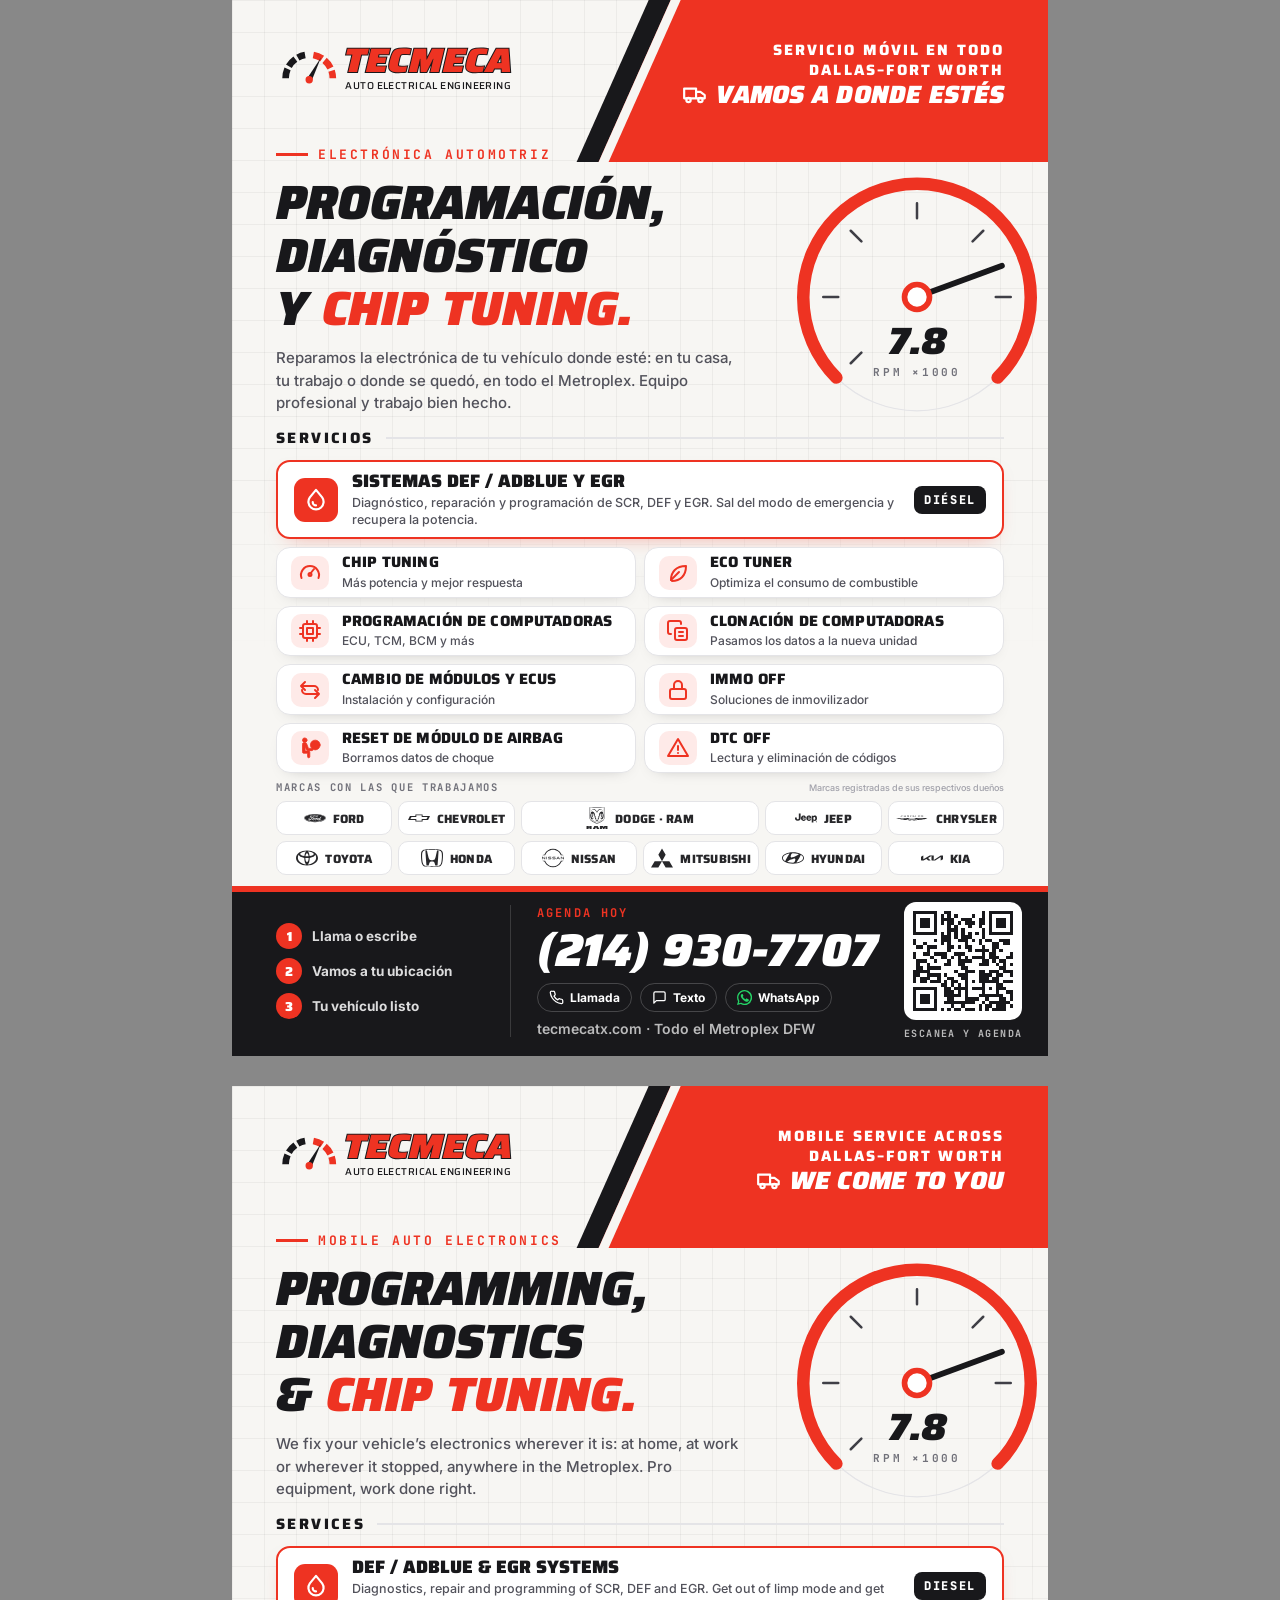
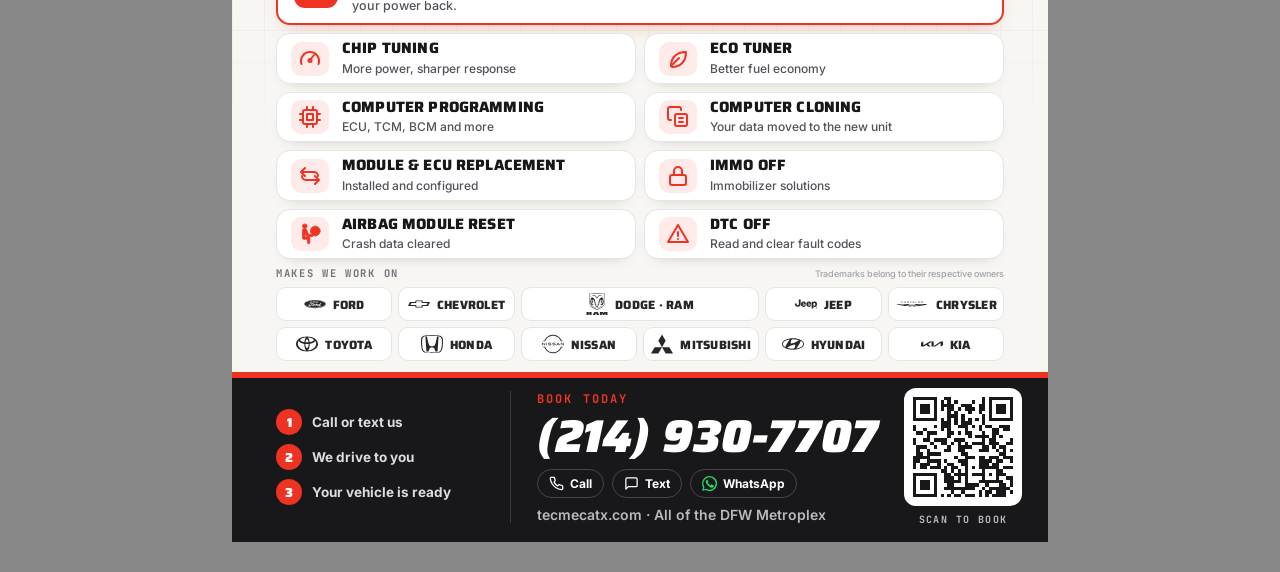
<file: campanas/flyer/flyer-fuente.html>
<!doctype html>
<html lang="es"><head><meta charset="utf-8">
<title>Tecmeca Flyer</title>
<link href="https://fonts.googleapis.com/css2?family=Saira:ital,wght@0,500..900;1,700..900&family=Inter:wght@500;600;700;800&family=JetBrains+Mono:wght@500;700&display=swap" rel="stylesheet">
<style>
:root{--red:#ee3322;--red-d:#c4200f;--ink:#18181b;--mute:#52525b;--line:#e4e4e7;--paper:#f7f6f3;--wa:#25d366}
*{box-sizing:border-box}
@page{size:8.5in 11in;margin:0}
body{margin:0;background:#888;font-family:Inter,sans-serif;color:var(--ink);-webkit-print-color-adjust:exact;print-color-adjust:exact}
.sheet{position:relative;width:816px;height:1056px;overflow:hidden;background:var(--paper);margin:0 auto 30px;break-after:page}
.ic{fill:none;stroke:currentColor;stroke-width:2;stroke-linecap:round;stroke-linejoin:round}
.grid{position:absolute;inset:0;background-image:linear-gradient(rgba(0,0,0,.045) 1px,transparent 1px),linear-gradient(90deg,rgba(0,0,0,.045) 1px,transparent 1px);background-size:32px 32px;-webkit-mask-image:linear-gradient(180deg,#000 0,#000 45%,transparent 62%)}
/* red slash across the top corner */
.slash{position:absolute;right:-120px;top:-60px;width:520px;height:222px;background:var(--red);transform:skewX(-24deg);border-left:10px solid var(--paper);box-shadow:-22px 0 0 var(--ink)}
.top{position:absolute;left:44px;right:44px;top:34px;display:flex;justify-content:space-between;align-items:flex-start;z-index:3}
.top svg.logo{height:62px;width:auto}
.mob{color:#fff;text-align:right;font:800 15px Saira;letter-spacing:.14em;text-transform:uppercase;line-height:1.35;padding-top:6px}
.mob b{display:flex;align-items:center;justify-content:flex-end;gap:8px;font:900 italic 25px/1.1 Saira;letter-spacing:.01em}
.mob b svg{width:26px;height:26px}

.hero{position:absolute;left:44px;top:140px;width:500px;z-index:3}
.kicker{display:inline-flex;align-items:center;gap:10px;font:700 13px "JetBrains Mono";letter-spacing:.2em;text-transform:uppercase;color:var(--red)}
.kicker::before{content:"";width:32px;height:3px;background:var(--red)}
h1{margin:14px 0 0;font:900 italic 48px/1.1 Saira;text-transform:uppercase;letter-spacing:0;word-spacing:.04em}
h1 em{color:var(--red);font-style:italic}
.lead{margin:12px 0 0;font:500 15px/1.5 Inter;color:var(--mute);max-width:470px}

/* gauge art */
.gauge{position:absolute;left:560px;top:172px;width:250px;height:250px;z-index:2}
.readout{position:absolute;left:625px;width:120px;top:322px;text-align:center;z-index:3}
.readout b{display:block;font:900 italic 38px/1 Saira;letter-spacing:-.02em}
.readout small{font:700 11px "JetBrains Mono";letter-spacing:.25em;color:#71717a}

.sec{position:absolute;left:44px;right:44px;z-index:3}
.label{display:flex;align-items:center;gap:12px;font:800 15px Saira;letter-spacing:.16em;text-transform:uppercase;margin-bottom:10px}
.label::after{content:"";flex:1;height:2px;background:var(--line)}
.services{top:426px}
.svc{display:grid;grid-template-columns:1fr 1fr;gap:8px}
.svc>div{display:flex;align-items:center;gap:13px;padding:6px 14px;border-radius:14px;min-height:50px;background:#fff;border:1.5px solid var(--line);box-shadow:0 6px 16px -12px rgba(0,0,0,.35)}
.svc i{flex:none;width:38px;height:34px;border-radius:10px;display:grid;place-items:center;background:rgba(238,51,34,.1);color:var(--red)}
.svc i svg{width:24px;height:24px}
.svc strong{display:block;font:800 15px/1.15 Saira;text-transform:uppercase;letter-spacing:.01em}
.svc span{display:block;margin-top:3px;font:500 12px/1.35 Inter;color:var(--mute)}

.brands{top:780px}
.brands small{flex:none;font:700 10.5px/1.4 "JetBrains Mono";letter-spacing:.16em;text-transform:uppercase;color:#71717a}
.brands p{margin:0;display:flex;flex-wrap:wrap;justify-content:space-between;flex-wrap:nowrap;font:900 italic 21px Saira;text-transform:uppercase;color:#3f3f46;white-space:nowrap}

/* footer call band */
.cta{position:absolute;left:0;right:0;bottom:0;height:170px;background:var(--ink);color:#fff;display:flex;align-items:center;gap:26px;padding:0 44px;z-index:3}
.cta::before{content:"";position:absolute;left:0;right:0;top:0;height:6px;background:var(--red)}
.steps{display:grid;gap:9px;flex:none;width:208px}
.steps div{display:flex;align-items:center;gap:10px;font:700 13.5px/1.25 Inter;color:rgba(255,255,255,.85)}
.steps b{flex:none;width:26px;height:26px;border-radius:50%;display:grid;place-items:center;background:var(--red);font:900 13px Saira;color:#fff}
.call{flex:1;display:grid;gap:6px;padding-left:26px;border-left:1.5px solid rgba(255,255,255,.15)}
.call small{font:700 12px "JetBrains Mono";letter-spacing:.18em;text-transform:uppercase;color:var(--red)}
.call strong{font:900 italic 46px/1 Saira;letter-spacing:0;white-space:nowrap}
.via{display:flex;gap:8px;margin-top:4px}
.via span{display:inline-flex;align-items:center;gap:6px;padding:6px 11px;border-radius:999px;border:1.5px solid rgba(255,255,255,.2);font:700 12px Inter}
.via svg{width:15px;height:15px}
.via .w svg{color:var(--wa)}
.web{font:600 14px Inter;color:rgba(255,255,255,.7);margin-top:2px}
.qr{flex:none;display:grid;justify-items:center;gap:7px}
.qr div{width:118px;height:118px;padding:9px;border-radius:12px;background:#fff}
.qrsvg{width:100%;height:100%;display:block}
.qr small{font:700 10px "JetBrains Mono";letter-spacing:.14em;text-transform:uppercase;color:rgba(255,255,255,.7)}

/* featured diesel service */
.feat{display:flex;align-items:center;gap:14px;margin-bottom:8px;padding:9px 16px;border-radius:14px;background:#fff;border:2px solid var(--red);box-shadow:0 8px 20px -12px rgba(238,51,34,.5)}
.feat i{flex:none;width:44px;height:44px;border-radius:11px;display:grid;place-items:center;background:var(--red);color:#fff}
.feat i svg{width:26px;height:26px}
.feat p{margin:0;flex:1}
.feat strong{display:block;font:900 18px/1.15 Saira;text-transform:uppercase}
.feat span{display:block;margin-top:3px;font:500 12.5px/1.35 Inter;color:var(--mute)}
.feat em{flex:none;font:800 12px "JetBrains Mono";font-style:normal;letter-spacing:.14em;text-transform:uppercase;color:#fff;background:var(--ink);padding:6px 10px;border-radius:8px}
/* brand logo grid */
.brands{display:grid;gap:7px}
.brands .bl{display:flex;justify-content:space-between;align-items:baseline}
.brands .bl small{font:700 10.5px "JetBrains Mono";letter-spacing:.16em;text-transform:uppercase;color:#71717a}
.brands .bl i{font:500 9px Inter;font-style:normal;color:#a1a1aa}
.bgrid{display:grid;grid-template-columns:repeat(6,1fr);gap:6px}
.bgrid div{display:flex;align-items:center;justify-content:center;gap:7px;height:34px;border-radius:10px;background:#fff;border:1.5px solid var(--line)}
.bgrid svg{width:22px;height:22px;color:#27272a;flex:none}
.bgrid .w2{grid-column:span 2}
.bgrid svg.wide{width:34px;transform:scale(1.4)}
.bgrid span{font:800 12px Saira;text-transform:uppercase;letter-spacing:.02em;color:#27272a}
</style></head><body>
<svg width="0" height="0" style="position:absolute">
<symbol id="logo-dark" viewBox="0 0 330 84">
    <g fill="none" stroke-width="9"><path d="M13 60 A32 32 0 0 1 39.4 28.5" stroke="#18181b" stroke-dasharray="13 4"/><path d="M50.6 28.5 A32 32 0 0 1 77 60" stroke="#ee3322" stroke-dasharray="13 4"/></g>
    <path d="M41 62 L61 32 L48 64 Z" fill="#18181b"/><circle cx="45" cy="62" r="5" fill="#ee3322"/>
    <text x="92" y="52" font-family="Saira" font-weight="900" font-style="italic" font-size="46" fill="#ee3322" stroke="#18181b" stroke-width="2.5" paint-order="stroke" textLength="228" lengthAdjust="spacingAndGlyphs">TECMECA</text>
    <text x="94" y="74" font-family="Saira" font-weight="500" font-size="13.5" fill="#18181b" textLength="224" lengthAdjust="spacing">AUTO ELECTRICAL ENGINEERING</text>
  </symbol>
  <symbol id="wa" viewBox="0 0 24 24"><path fill="currentColor" d="M17.5 14.4c-.3-.1-1.8-.9-2-1s-.5-.1-.7.1-.8 1-.9 1.2-.3.2-.6.1a8.2 8.2 0 0 1-4-3.5c-.3-.5.3-.5.9-1.6.1-.2 0-.4 0-.5l-.9-2.2c-.2-.6-.5-.5-.7-.5h-.6a1.2 1.2 0 0 0-.9.4 3.6 3.6 0 0 0-1.1 2.7 6.3 6.3 0 0 0 1.3 3.3 14.4 14.4 0 0 0 5.5 4.9c2 .9 2.8.9 3.8.8a3.3 3.3 0 0 0 2.2-1.5 2.7 2.7 0 0 0 .2-1.5c-.1-.1-.3-.2-.6-.3zM12 21.8a9.8 9.8 0 0 1-5-1.4l-.4-.2-3.7 1 1-3.6-.2-.4A9.8 9.8 0 1 1 12 21.8zM12 0a12 12 0 0 0-10.3 18L0 24l6.2-1.6A12 12 0 1 0 12 0z"/></symbol>
  <symbol id="cal" viewBox="0 0 24 24"><rect x="3" y="4" width="18" height="18" rx="2"/><path d="M16 2v4M8 2v4M3 10h18"/></symbol>
  <symbol id="cpu" viewBox="0 0 24 24"><rect x="5" y="5" width="14" height="14" rx="2"/><rect x="9" y="9" width="6" height="6"/><path d="M9 2v3M15 2v3M9 19v3M15 19v3M2 9h3M2 15h3M19 9h3M19 15h3"/></symbol>
  <symbol id="copy" viewBox="0 0 24 24"><rect x="9" y="9" width="12" height="12" rx="2"/><path d="M5 15H4a2 2 0 0 1-2-2V4a2 2 0 0 1 2-2h9a2 2 0 0 1 2 2v1"/><path d="M13 13h4M13 17h4"/></symbol>
  <symbol id="lock" viewBox="0 0 24 24"><rect x="4" y="11" width="16" height="10" rx="2"/><path d="M8 11V7a4 4 0 0 1 8 0v4"/></symbol>
  <symbol id="swap" viewBox="0 0 24 24"><path d="M7 4 3 8l4 4M3 8h13a4 4 0 0 1 4 4M17 20l4-4-4-4M21 16H8a4 4 0 0 1-4-4"/></symbol>
  <symbol id="check" viewBox="0 0 24 24"><path d="M20 6 9 17l-5-5"/></symbol>
  <symbol id="van" viewBox="0 0 24 24"><path d="M2 7h11v9H2zM13 10h4l4 3v3h-8z"/><circle cx="6" cy="17.5" r="2"/><circle cx="17" cy="17.5" r="2"/></symbol>
  <!-- dashboard warning lamps -->
  <symbol id="engine" viewBox="0 0 64 64"><path fill="currentColor" d="M18 18h14v5h-5v4h11l5 5h5v-6h5v22h-5v-6h-5v8h-9l-5 5H22v-8h-6v-7h-4v8H8V26h4v8h4v-7h6v-4h-4z"/></symbol>
  <symbol id="airbag" viewBox="0 0 64 64"><g fill="currentColor"><circle cx="18" cy="11" r="6"/><path d="M12 21c0-2 1.5-3 3.5-3h4c2 0 3 1 3.6 2.6L28 33h9a3 3 0 0 1 0 6H25.5a3 3 0 0 1-2.8-2L19 27v13h9.5a3 3 0 0 1 3 3v12a3 3 0 0 1-6 0v-9H15a3 3 0 0 1-3-3z"/><circle cx="46" cy="24" r="13"/></g></symbol>

<symbol id="gauge-i" viewBox="0 0 24 24"><path d="M3.5 17a9 9 0 1 1 17 0"/><path d="m12 13 4-5"/><circle cx="12" cy="13.5" r="1.5"/></symbol>
<symbol id="leaf" viewBox="0 0 24 24"><path d="M5 19c0-8 5-14 15-14 0 10-6 15-14 15"/><path d="M5 19 13 11"/></symbol>
<symbol id="code" viewBox="0 0 24 24"><path d="M12 3 2 20h20z"/><path d="M12 10v4M12 17h.01"/></symbol>
<symbol id="phone" viewBox="0 0 24 24"><path d="M22 16.9v3a2 2 0 0 1-2.2 2 19.8 19.8 0 0 1-8.6-3.1 19.5 19.5 0 0 1-6-6A19.8 19.8 0 0 1 2.1 4.2 2 2 0 0 1 4.1 2h3a2 2 0 0 1 2 1.7c.1.9.4 1.8.7 2.7a2 2 0 0 1-.5 2.1L8 9.8a16 16 0 0 0 6 6l1.3-1.3a2 2 0 0 1 2.1-.4c.9.3 1.8.6 2.7.7a2 2 0 0 1 1.7 2z"/></symbol>
<symbol id="msg" viewBox="0 0 24 24"><path d="M21 15a2 2 0 0 1-2 2H7l-4 4V5a2 2 0 0 1 2-2h14a2 2 0 0 1 2 2z"/></symbol>
<symbol id="b-ford" viewBox="0 0 24 24"><path d="M12 8.236C5.872 8.236.905 9.93.905 12.002S5.872 15.767 12 15.767c6.127 0 11.094-1.693 11.094-3.765 0-2.073-4.967-3.766-11.094-3.766zm-5.698 6.24c-.656.005-1.233-.4-1.3-1.101a1.415 1.415 0 0 1 .294-1.02c.195-.254.525-.465.804-.517.09-.017.213-.006.264.054.079.093.056.194-.023.234-.213.109-.47.295-.597.55a.675.675 0 0 0 .034.696c.263.397.997.408 1.679-.225.169-.156.32-.304.473-.48.3-.344.4-.47.8-1.024.005-.006.006-.014.004-.018-.003-.007-.009-.01-.02-.01-.267.007-.5.087-.725.255-.065.048-.159.041-.2-.021-.046-.07-.013-.163.062-.215.363-.253.76-.298 1.166-.367 0 0 .028.002.051-.03.167-.213.292-.405.47-.621.178-.22.41-.42.586-.572.246-.212.404-.283.564-.37.043-.022-.005-.049-.018-.049-.896-.168-1.827-.386-2.717-.056-.616.23-.887.718-.757 1.045.093.231.397.27.683.13a1.55 1.55 0 0 0 .611-.544c.087-.134.27-.038.171.195-.26.611-.757 1.097-1.363 1.118-.516.016-.849-.363-.848-.831.002-.924 1.03-1.532 2.11-1.622 1.301-.108 2.533.239 3.825.395.989.12 1.938.123 2.932-.106.118-.025.2.05.193.168-.01.172-.143.337-.47.516-.373.204-.763.266-1.17.27-.984.008-1.901-.376-2.85-.582.002.041.012.091-.023.117-.525.388-1 .782-1.318 1.334-.011.013-.005.025.013.024.277-.015.525-.022.783-.042.045-.004.047-.015.043-.048a.64.64 0 0 1 .2-.558c.172-.153.387-.17.53-.06.16.126.147.353.058.523a.63.63 0 0 1-.382.31s-.03.006-.026.034c.006.043.2.151.217.18.017.027.008.07-.021.102a.123.123 0 0 1-.095.045c-.033 0-.053-.012-.096-.035a.92.92 0 0 1-.27-.217c-.024-.031-.037-.032-.099-.029-.279.017-.714.059-1.009.096-.071.008-.082.022-.096.047-.47.775-.972 1.61-1.523 2.17-.592.6-1.083.758-1.604.762zM19.05 10.71c-.091.158-1.849 2.834-1.96 3.11-.035.088-.04.155-.004.204.092.124.297.051.425-.038.381-.262.645-.58.937-.858.017-.013.046-.018.065 0 .043.04.106.091.15.137a.04.04 0 0 1 .002.057 5.873 5.873 0 0 1-.904.911c-.47.364-.939.457-1.172.224a.508.508 0 0 1-.14-.316c-.002-.057-.031-.06-.058-.034-.278.275-.76.579-1.198.362-.366-.18-.451-.618-.383-.986.001-.008-.006-.06-.051-.03a1.28 1.28 0 0 1-.3.162.853.853 0 0 1-.366.077.518.518 0 0 1-.451-.253.759.759 0 0 1-.095-.347c-.001-.011-.017-.032-.033-.005-.3.457-.579.899-.875 1.363-.016.022-.03.036-.06.037l-.587.001c-.036 0-.053-.028-.034-.063.104-.2.674-1.03 1.06-1.736.107-.194.085-.294.019-.337-.083-.054-.248.027-.387.133-.379.287-.697.735-.859.935-.095.117-.185.291-.433.56-.391.425-.91.669-1.408.5a.848.848 0 0 1-.546-.58c-.015-.052-.044-.066-.073-.032-.08.1-.245.249-.383.342-.015.011-.052.033-.084.017a.851.851 0 0 1-.152-.199.07.07 0 0 1 .016-.08c.197-.173.305-.271.391-.38.064-.08.113-.17.17-.315.12-.302.393-.866.938-1.158a1.81 1.81 0 0 1 .652-.219c.1-.01.183.002.213.08.011.033.039.105.056.158.011.032.003.057-.035.071-.32.122-.643.311-.865.61-.253.338-.321.746-.152.98.123.17.322.2.514.139.29-.092.538-.363.666-.663.138-.329.16-.717.058-1.059-.016-.059-.001-.104.037-.136.077-.063.184-.112.215-.128a.14.14 0 0 1 .182.045c.106.157.163.378.17.607.006.049.026.05.05.025.19-.202.366-.418.568-.58.185-.147.422-.267.643-.262.286.006.428.2.419.546-.001.044.03.04.051.011a1.19 1.19 0 0 1 .24-.264c.198-.163.4-.236.611-.222.26.02.468.257.425.527a.53.53 0 0 1-.281.406.362.362 0 0 1-.405-.044.336.336 0 0 1-.096-.322c.005-.025-.027-.048-.054-.02-.254.264-.273.606-.107.76.183.17.458.056.658-.075.366-.239.65-.563.979-.813.218-.166.467-.314.746-.351a.87.87 0 0 1 .454.052c.2.081.326.25.342.396.004.043.036.048.063.01.158-.246 1.005-1.517 1.075-1.65.02-.041.044-.047.089-.047h.606c.035 0 .051.02.036.047zm-2.32 2.204a.053.053 0 0 0-.003.04c.003.02.03.04.056.05.01.003.015.01.004.032-.075.16-.143.252-.237.391a1.472 1.472 0 0 1-.3.325c-.178.147-.424.307-.628.2-.09-.047-.13-.174-.127-.276.004-.288.132-.584.369-.875.288-.355.607-.539.816-.438.216.103.148.354.05.55zm-5.949-1.881a.398.398 0 0 1 .132-.345c.057-.05.133-.062.18-.022.052.045.027.157-.026.234a.43.43 0 0 1-.245.177c-.018.004-.034-.004-.041-.044zM12 7.5C5.34 7.5 0 9.497 0 12c0 2.488 5.383 4.5 12 4.5s12-2.02 12-4.5-5.383-4.5-12-4.5zm0 8.608C5.649 16.108.5 14.27.5 12.002.5 9.733 5.65 7.895 12 7.895s11.498 1.838 11.498 4.107c0 2.268-5.148 4.106-11.498 4.106z" fill="currentColor"/></symbol><symbol id="b-chevrolet" viewBox="0 0 24 24"><path d="M23.905 9.784H15.92V8.246a.157.157 0 00-.157-.158H8.238a.157.157 0 00-.157.158v1.538H2.358c-.087 0-.193.07-.237.158L.02 14.058c-.045.088-.011.157.077.157H8.08v1.54c0 .086.07.157.157.157h7.525c.087 0 .157-.07.157-.157v-1.54h5.723c.087 0 .193-.07.238-.157l2.1-4.116c.045-.087.011-.158-.076-.158m-2.494.996l-1.244 2.437h-5.232v1.708H9.07v-1.708H2.595L3.84 10.78h5.232V9.073h5.864v1.707z" fill="currentColor"/></symbol><symbol id="b-dodge" viewBox="0 0 24 24"><path d="M6 19 11.5 5h4L10 19zM12.5 19 18 5h4l-5.5 14z" fill="currentColor"/></symbol><symbol id="b-ram" viewBox="0 0 24 24"><path d="M11.46 22.432l-.515-1.14h-.024l-.579 1.14h1.118zm.222.755h-1.556L9.792 24H7.344l1.791-3.359h3.627L14.494 24h-2.448l-.364-.813zm9.516-1.122h-.105L20.048 24h-1.492l-1.042-1.926-.099.001L17.406 24h-2.239v-3.359h3.522l.627 1.056h.03l.686-1.056h3.403V24h-2.239l.002-1.935zm-18.319.1h.467c.501 0 .647-.161.65-.322.007-.311-.052-.553-.625-.553h-.492v.875zm.512.703h-.499V24H.564v-3.359h3.358c1.761 0 2.48.29 2.566 1.037.043.372-.161 1.043-.977 1.11L6.728 24H4.265l-.874-1.132zM11.844.412c-2.642.003-5.658.155-6.66.24-1.093.093-1.289.164-1.29 1.087l-.009.838c-.008.658-.02 1.587-.02 2.633 0 1.704.101 3.717.226 5.373.134 1.761.24 3.152 2.458 4.475 1.704 1.016 4.668 2.484 4.697 2.498.171.085.565.275.699.327a.531.531 0 0 0 .126 0c.137-.054.572-.27.786-.366.021-.009 2.077-.95 4.608-2.459 2.218-1.323 2.324-2.714 2.459-4.476.125-1.656.226-3.67.226-5.374 0-1.045-.012-1.974-.02-2.632l-.008-.838c-.004-.813-.158-.993-1.291-1.087-1.002-.083-4.018-.238-6.66-.241h-.327v.002zM12.173 0c2.632.003 5.647.139 6.7.243 1.337.131 1.662.194 1.662 1.496 0 1.027.047 5.619-.199 8.875-.138 1.806-.257 3.365-2.658 4.798a50.914 50.914 0 0 1-4.71 2.487c-.311.138-.721.37-.804.387a.884.884 0 0 1-.312 0c-.092-.019-.593-.265-.786-.36-.193-.094-3.067-1.525-4.726-2.514-2.401-1.432-2.52-2.991-2.658-4.798-.247-3.256-.2-7.849-.2-8.875 0-1.302.325-1.365 1.662-1.496C6.197.139 9.212.003 11.844 0h.329zM8.279 2.312c1.95 0 2.955 1.664 3.532 2.876l-.181.991c-1.01-2.1-2.215-3.436-3.674-3.436-1.577 0-2.465 2.012-2.693 2.351.407-1.034 1.591-2.782 3.016-2.782zm10.343 2.783c-.229-.339-1.116-2.351-2.693-2.351-1.459 0-2.663 1.336-3.674 3.436l-.182-.992c.576-1.212 1.581-2.876 3.532-2.876 1.426 0 2.611 1.748 3.017 2.783zm-3.444 4.12c-.163.071-.288.117-.288.117l.098-.846.522-.684c.161.769.149 1.203-.332 1.413zm-6.374 0c-.481-.21-.493-.644-.332-1.414l.522.684.098.846s-.126-.045-.288-.116zm8.367-4.41c-1.276-.025-2.381.961-3.127 3.352l.419.264-.173.998-.952.338-.187 1.292.462-.587.649-.132-.289.778-.895.499-.318 2.084.12.783-.92.356v.001l-.844-.357.12-.783-.318-2.084-.895-.499-.288-.778.649.132.462.587-.188-1.292-.952-.338-.173-.998.418-.264c-.745-2.39-1.85-3.376-3.127-3.352-1.02.02-1.778 1.209-1.693 2.466l.885.105c.317 1.773.612 4.025 1.28 4.025.203 0 .212-.319.212-.577 0-.627-.378-1.38-.378-2.575 0-.552.179-1.027.587-1.027.277 0 .402.074.532.315-.11.818-.114 1.52.525 1.953.141.095.446.382.446.382s.525 2.067.557 2.205c.03.126.104.298.161.403l.666 1.163s.199 1.249.241 1.465c.105.533.648.579 1.091.583h.123c.444-.003.986-.049 1.091-.583.042-.215.241-1.465.241-1.465l.666-1.163c.057-.105.132-.277.161-.403.032-.138.558-2.205.558-2.205s.305-.287.446-.382c.638-.433.635-1.135.524-1.953.131-.241.255-.315.532-.315.408 0 .587.475.587 1.027 0 1.196-.378 1.948-.378 2.575 0 .259.008.577.212.577.667 0 .963-2.252 1.279-4.025l.885-.105c.086-1.257-.672-2.446-1.692-2.466zm-4.953-3.33c1.928 0 5.848.197 6.1.222.326.029.541.074.614.153.073.074.095.158.107.344.012.173.023.858.023.859.007.612.018 1.475.018 2.446 0 .57-.004 1.176-.014 1.791l.132.086c.011-.644.015-1.281.015-1.877 0-.972-.011-1.836-.018-2.448 0-.001-.011-.684-.023-.866-.012-.189-.038-.323-.146-.43-.136-.13-.366-.157-.695-.192-.265-.026-4.175-.222-6.113-.223-.278.002-.571-.003-.854-.003-2.323 0-5.419.21-5.675.226-.379.025-.58.033-.717.189-.106.13-.137.323-.144.513-.005.185-.007.786-.007.787-.007.611-.018 1.476-.018 2.448 0 .587.004 1.214.015 1.848l.132-.086c-.01-.604-.013-1.201-.013-1.762 0-.971.011-1.835.018-2.447 0-.001.002-.603.008-.784.004-.176.041-.348.113-.431.074-.096.236-.12.621-.141.257-.016 3.349-.226 5.665-.226l.856.004zm7.121 6.071l-.146.277s-.582.061-.602.061c-.281 2.239-1.19 4.63-2.183 4.63-.327 0-.336-.507-.336-1.111 0-.257.036-.486.076-.687-.106.197-.289.918-.289 1.534 0 .72.405 1.116 1.097 1.116.702 0 1.289-.343 1.673-.981-.248.686-.732 1.281-1.767 1.903a45.997 45.997 0 0 1-4.298 2.27c-.181.081-.416.187-.601.266-.17-.079-.333-.161-.47-.228-.025-.012-2.769-1.371-4.34-2.308-.969-.581-1.455-1.14-1.716-1.772.382.551.915.85 1.565.85.692 0 1.097-.396 1.097-1.116 0-.616-.182-1.337-.289-1.534.041.201.076.43.076.687 0 .603-.009 1.111-.336 1.111-.993 0-1.905-2.402-2.185-4.641l-.564-.058-.18-.336s-.033 1.075.003 1.78c.036.706.11 1.312.337 2.17.043.164.093.318.15.462.198.946.658 1.729 1.974 2.509 1.58.942 4.322 2.3 4.349 2.313.149.073.349.173.527.254.194-.081.459-.201.658-.29.021-.01 1.971-.883 4.312-2.278 1.458-.864 1.865-1.731 2.029-2.82.013-.05.027-.1.039-.152.194-.868.274-1.322.31-2.028.032-.606.031-1.591.03-1.853z" fill="currentColor"/></symbol><symbol id="b-jeep" viewBox="0 0 24 24"><path d="M4.1651 7.1687v5.2011c0 .6762-.444 1.0777-1.1628 1.0777-.7185 0-1.0992-.5283-1.0992-1.0992v-.9299H0v.9514c0 .972.296 2.7068 3.0235 2.7068 2.7272 0 3.1082-1.8614 3.1082-2.7488V7.1687Zm4.9177 2.1562c-1.7973 0-2.6003 1.6485-2.6003 3.0657 0 1.4168.9094 2.7912 2.7695 2.7912 1.6285.021 2.707-1.0361 2.707-1.8187h-1.7977s-.2113.5078-.8458.5078c-.6343 0-.9934-.3596-.9934-1.2265h3.6576c0-2.7277-1.3526-3.3195-2.897-3.3195zm5.8471 0c-1.7968 0-2.6007 1.6485-2.6007 3.0657 0 1.4168.9094 2.7912 2.7705 2.7912 1.628.021 2.7067-1.0361 2.7067-1.8187h-1.7978s-.2116.5078-.8454.5078c-.6348 0-.9942-.3596-.9942-1.2265h3.6574c0-2.7277-1.3523-3.3195-2.8965-3.3195zm6.7435.0635c-.9132 0-1.3186.4962-1.3401.522-.1283.1538-.2875.3165-.2875-.0782v-.2959h-1.8193v7.295h1.8398V14.822c0-.148.1478-.126.2543 0 .1063.1277.5711.4443 1.3752.4443C23.155 15.2663 24 13.9978 24 12.264c0-2.2415-1.4162-2.8757-2.3266-2.8756Zm-12.401 1.1203c.6766 0 .972.5073.972 1.0365H8.3843c0-.5718.2327-1.0365.8882-1.0365zm5.8468 0c.6767 0 .9724.5073.9724 1.0365H14.231c0-.5718.2332-1.0365.8883-1.0365zm5.9204.296c.9318 0 1.1.7189 1.1 1.4593 0 .74-.1272 1.7124-1.0141 1.7124-.8884 0-1.1212-.5709-1.1017-1.6486.022-1.0788.4441-1.523 1.0158-1.523zm2.2813 4.5664a.5855.5855 0 0 0-.5856.5857c0 .3233.2617.5856.5856.5856.3218 0 .585-.2623.585-.5856 0-.3233-.2632-.5857-.585-.5857zm0 .062a.524.524 0 0 1 .5236.5237c0 .2884-.2346.5246-.5236.5246a.5258.5258 0 0 1-.525-.5246c0-.289.2352-.5236.525-.5236zm-.2108.2024v.6208h.0725v-.2689h.1764l.1159.269h.0806l-.1216-.2873c.0386-.0133.0514-.0227.072-.0447.0266-.0287.0434-.0739.0434-.115 0-.1034-.0796-.174-.195-.174zm.0705.0676h.1722c.072 0 .1177.041.1177.1045 0 .072-.0485.1168-.1278.1168h-.1621z" fill="currentColor"/></symbol><symbol id="b-chrysler" viewBox="0 0 24 24"><path d="M23.9996 12.1455c0-.0003.0004-.0007.0004-.001l-.0007.0003c-.0039-.0173-.0638-.0248-.172-.0258l-1.595-.0216c-2.4391-.0216-6.9786-.0638-7.1847-.0638h-.0501a1.8954 1.8954 0 0 0-.7028.0982l-.0913.0275a3.2546 3.2546 0 0 1-.795.1718c-.2837.0108-1.3633.0088-1.4085.0088s-1.1258 0-1.4085-.0078a3.2434 3.2434 0 0 1-.795-.1718l-.0913-.0275a1.9045 1.9045 0 0 0-.7037-.0982h-.0441c-.2071 0-4.7466.0206-7.1847.0432l-1.6008.0196c-.1089 0-.1727.0088-.1718.0265l.0913.0226c.336.069.6771.1107 1.0198.1247.6527.0128 5.4346.1325 5.5495.1345.2584-.0067.5155.039.7557.1343h1.4968s-.6046.0353-.6134.0726h-.0373c-.1512 0-.6066 0-.8647-.0118 0 0-.0186.0726.2444.0726.0923.0618.1884.1207.2758.1698h1.2868s-.5055.0304-.5153.0677c-.0599 0-.2797-.0059-.4908-.0118l-.2945-.0088s-.0147.0638.2267.0648l.0412.0255c.4833.217.9953.3632 1.5204.4338.1992.0382.4004.0648.6027.0795 0 0 .2444.0216.2022.0206a9.6487 9.6487 0 0 1-1.701-.2218 4.3198 4.3198 0 0 1-1.276-.5398 1.3917 1.3917 0 0 0-.7381-.2316c-.1698-.0118-5.6486-.2277-5.6604-.2277a5.3434 5.3434 0 0 1-1.0434-.1404L0 12.1258c0 .0147.0383.055.0707.0844.1688.1502.8097.4613 1.1837.5526.6488.157 4.6445.6655 5.3542.745l.3926.0442c1.0728.1158 2.4214.264 3.1085.3337a.8442.8442 0 0 0 .3926-.0216A4.1449 4.1449 0 0 1 12 13.606a4.3124 4.3124 0 0 1 1.5027.2581.8354.8354 0 0 0 .3877.0216c.6871-.0687 2.0396-.2189 3.1035-.3367l.3975-.0442c.7096-.0785 4.7044-.5673 5.3532-.7244.3749-.0903 1.0149-.4024 1.1847-.5526.0303-.0274.067-.0653.0697-.0812l.001-.0001c0-.0004-.0004-.0007-.0004-.001zm-12.2646.9952c-.795 0-1.5812-.0108-1.8099-.0677-.5447-.1354-.7989-.3838-.8421-.4593-.0432-.0756-.0324-.0746.0353-.0746h5.7595c.0677 0 .0726.0069.0344.0746-.0383.0677-.2945.3239-.8412.4593-.2287.0569-1.0149.0658-1.8099.0677h-.5261zm12.1884-.9707a5.345 5.345 0 0 1-1.0443.1413c-.0118 0-5.4965.1963-5.6614.21a1.3917 1.3917 0 0 0-.7381.2316 4.3198 4.3198 0 0 1-1.276.5398 9.6487 9.6487 0 0 1-1.701.2218c-.0422 0 .2022-.0206.2022-.0206a5.1874 5.1874 0 0 0 .6017-.0795 5.5189 5.5189 0 0 0 1.5213-.4338l.0471-.0255c.2415 0 .2277-.0648.2277-.0648l-.2945.0088c-.2179.0059-.4417.0118-.4976.0118-.0098-.0373-.5114-.0677-.5114-.0677h1.2858a5.3585 5.3585 0 0 0 .2709-.1678c.263 0 .2454-.0726.2454-.0726-.2827.0069-.8088.0137-.902.0108-.0088-.0373-.5693-.0726-.5693-.0726h1.4458a1.9327 1.9327 0 0 1 .7597-.1335l5.5534-.1139a6.3607 6.3607 0 0 0 1.0198-.1247l.0684-.0169-.0536.018zm-11.9627.532h.0903l-.1747.1247v.0991h-.1325v-.0972l-.1884-.1266h.1541l.1286.0805.1226-.0805zm.8088.1826h.3023v.0412h-.4338v-.2248h.1315v.1836zm.5408 0h.3131v.0412h-.4427v-.2248h.4378v.0412h-.3082v.051h.3023v.0412h-.3023v.0502zm-2.5225-.1826h.1325v.2238h-.1354v-.0913h-.2778v.0913h-.1325v-.2238h.1325v.0903h.2778l.0029-.0903zm.5978.1256l.1698.0982h-.1492s-.1364-.0972-.1678-.1217c.1345.0049.157-.0098.157-.0324s-.106-.0353-.2267-.0285v.1826h-.1404v-.2228h.3053c.1502 0 .1963.0314.1963.0628 0 .0285-.055.054-.1443.0618zm2.7148-.0559c0-.0226-.106-.0353-.2267-.0285v.1845h-.1394v-.2228h.3013c.1502 0 .1963.0344.1963.0628 0 .0285-.055.054-.1443.0599l.1698.0982h-.1492s-.1364-.0972-.1678-.1217c.1335.0049.16-.0098.16-.0324zm-1.5576.0873c0 .0569-.1227.0756-.2513.0756a1.6114 1.6114 0 0 1-.2071-.0137l.0137-.0481a.9392.9392 0 0 0 .1894.0137c.108 0 .1148-.0128.1148-.0265 0-.0137-.0304-.0226-.0785-.0226l-.0982-.0118c-.0952-.0118-.1345-.0157-.1345-.0726s.1237-.0667.2032-.0667a1.814 1.814 0 0 1 .2081.0177l-.0108.0432a1.1384 1.1384 0 0 0-.1639-.0137c-.0844 0-.1031.0049-.1031.0196s.0275.0236.0697.0236l.1139.0079c.0894.0136.1326.0352.1346.0744zM9.875 12.81c0 .052.1266.0736.211.0736s.1639-.0088.1826-.0088l-.0137.0461c-.0236.002-.106.0108-.1963.0108-.1678 0-.318-.0402-.318-.1217s.1502-.1217.318-.1217c.0982 0 .1757.0098.1963.0098l.0137.0471a1.9641 1.9641 0 0 0-.1826-.0098c-.0883 0-.211.0225-.211.0746zm.9972-2.1996l-.5497-.4976h.3651l.2091.1767.2287.1963.0412.0373.0412-.0363.422-.371h.1423c-.1777.1698-.5094.4908-.5094.4908l-.0196.0186v.4319h-.3494v-.4281l-.0215-.0186zm5.3768.4466h-1.4732v-.9452h.3259v.8284h1.1474v.1168zm2.1858-.0059H16.938v-.9374h1.4782v.1168h-1.1631v.2915h1.1435v.1207h-1.1435v.2925h1.1817v.1159zm-12.4142.002h-.3327v-.9432h.3327v.4172h.9148V10.11h.3308v.9432h-.3308V10.64h-.9148v.4131zm2.5441-.003H8.229v-.9452h.8834c.168-.0107.3362.0186.4908.0854a.1964.1964 0 0 1 .1188.1678c-.001.108-.0805.214-.3612.2444l-.0805.0088.0618.0491c.0893.0726.3121.2945.4162.3926l.0097.003h-.3847c-.0569-.0628-.373-.3494-.5104-.4908a2.1988 2.1988 0 0 0 .3926-.0481.1433.1433 0 0 0 .0982-.1315.1152.1152 0 0 0-.052-.0913c-.0805-.0677-.265-.0677-.4809-.0677h-.266v.8235zm4.9056-.2424c0-.0569-.0491-.0834-.0982-.0982a1.2952 1.2952 0 0 0-.2032-.0363c-.1845-.0236-.2787-.0373-.3435-.0481a.9384.9384 0 0 1-.3406-.0982.1872.1872 0 0 1-.0932-.1727c-.001-.0991.0844-.162.2228-.2032.146-.0362.2962-.053.4466-.0501.2342.0027.468.0208.6998.054l-.0226.1139a3.124 3.124 0 0 0-.5408-.0501 1.2286 1.2286 0 0 0-.2945.0236c-.0609.0167-.0982.054-.0982.0982a.1091.1091 0 0 0 .0883.0982c.06.017.1214.0282.1835.0334.1031.0098.2483.0304.3867.0491a.8507.8507 0 0 1 .3308.0982.1906.1906 0 0 1 .0982.1698c.001.0962-.0864.1698-.2444.2208a2.0935 2.0935 0 0 1-.5889.0707l.001-.0069a4.8331 4.8331 0 0 1-.6743-.053l.0294-.1345c.2054.0451.415.0678.6252.0677a.8745.8745 0 0 0 .3514-.0481.112.112 0 0 0 .0787-.0982zm-10.2872-.2209c0-.158.1031-.2709.2778-.3543a1.622 1.622 0 0 1 .6782-.1276c.1911.0011.3819.0146.5712.0402l.0265.1286a5.1308 5.1308 0 0 0-.5212-.0353 1.2396 1.2396 0 0 0-.4397.0766c-.1325.052-.2434.1374-.2434.2689.001.1315.1109.2169.2434.2689.1407.0519.2897.0778.4397.0766a5.1308 5.1308 0 0 0 .5212-.0353l-.0344.1315a4.4382 4.4382 0 0 1-.5712.0402 1.6324 1.6324 0 0 1-.6704-.1247c-.1796-.0834-.2777-.2002-.2777-.3543zm16.4207.4731h-.3318v-.9462h.8834a1.0791 1.0791 0 0 1 .4908.0864.1964.1964 0 0 1 .1188.1669c-.001.1089-.0805.215-.3612.2454l-.0805.0079.0618.0491c.0893.0726.3121.2895.4162.3926v.001h-.3789c-.0569-.0628-.374-.3494-.5104-.4908a2.1177 2.1177 0 0 0 .3926-.0491.1424.1424 0 0 0 .0982-.1305.1152.1152 0 0 0-.052-.0913c-.0815-.0687-.265-.0687-.4809-.0687h-.266v.8273z" fill="currentColor"/></symbol><symbol id="b-toyota" viewBox="0 0 24 24"><path d="M12 3.848C5.223 3.848 0 7.298 0 12c0 4.702 5.224 8.152 12 8.152S24 16.702 24 12c0-4.702-5.223-8.152-12-8.152zm7.334 3.839c0 1.08-1.725 1.913-4.488 2.246-.26-2.58-1.005-4.279-1.963-4.913 2.948.184 6.45 1.227 6.45 2.667zM12 16.401c-.96 0-1.746-1.5-1.808-4.389.577.047 1.18.072 1.808.072.628 0 1.23-.025 1.807-.072-.061 2.89-.847 4.389-1.807 4.389zm0-6.308c-.59 0-1.155-.019-1.69-.054.261-1.728.92-3.15 1.69-3.15.77 0 1.428 1.422 1.689 3.15-.535.034-1.099.054-1.689.054zm-.882-5.075c-.956.633-1.706 2.333-1.964 4.915C6.391 9.6 4.665 8.767 4.665 7.687c0-1.44 3.504-2.49 6.453-2.669zM2.037 11.68a5.265 5.265 0 011.048-3.164c.27 1.547 2.522 2.881 5.972 3.37V12c0 3.772.879 6.203 2.087 6.97-5.107-.321-9.107-3.48-9.107-7.29zm10.823 7.29c1.207-.767 2.087-3.198 2.087-6.97v-.115c3.447-.488 5.704-1.826 5.972-3.37a5.26 5.26 0 011.049 3.165c-.004 3.81-4.008 6.969-9.109 7.29z" fill="currentColor"/></symbol><symbol id="b-honda" viewBox="0 0 24 24"><path d="M23.902 6.87c-.33-3.218-2.47-3.895-4.354-4.204-.946-.16-2.63-.3-3.716-.34-.946-.06-3.168-.09-3.835-.09-.657 0-2.89.03-3.835.09-1.076.04-2.77.18-3.716.34C2.563 2.985.42 3.66.092 6.87c-.08.877-.1 2.023-.09 3.248.03 2.031.2 3.406.3 4.363.07.657.338 2.62.687 3.636.478 1.395.916 1.803 1.424 2.222.937.757 2.471.996 2.79 1.056 1.733.31 5.24.368 6.784.368 1.544 0 5.05-.05 6.784-.368.329-.06 1.863-.29 2.79-1.056.508-.419.946-.827 1.424-2.222.35-1.016.628-2.979.698-3.636.1-.957.279-2.332.299-4.363.04-1.225.01-2.371-.08-3.248m-1.176 5.4c-.19 2.57-.418 4.104-.747 5.22-.29.976-.637 1.623-1.165 2.092-.867.787-2.063.956-2.76 1.056-1.514.23-4.055.3-6.057.3-2.002 0-4.543-.08-6.057-.3-.697-.1-1.893-.269-2.76-1.056-.518-.469-.876-1.126-1.155-2.093-.329-1.105-.558-2.65-.747-5.22-.11-1.543-.09-4.054.08-5.4.258-2.011 1.255-3.018 3.387-3.396.996-.18 2.34-.31 3.606-.37 1.016-.07 2.7-.1 3.636-.09.936-.01 2.62.03 3.636.09 1.275.06 2.61.19 3.606.37 2.142.378 3.139 1.395 3.388 3.397.199 1.345.229 3.856.11 5.4m-5.202-8.39c-.548 2.462-.767 3.588-1.216 5.37-.428 1.715-.767 3.298-1.335 4.065-.587.777-1.365.947-1.893 1.006-.279.03-.478.04-1.066.05-.596 0-.796-.02-1.075-.05-.528-.06-1.315-.229-1.892-1.006-.578-.767-.907-2.35-1.335-4.064-.47-1.773-.678-2.91-1.236-5.37 0 0-.548.02-.797.04-.329.02-.588.05-.867.09.343 5.372.692 11.079 1.126 16.13a21.983 21.983 0 002.39.169c.33-1.266.748-3.02 1.207-3.767.378-.608.966-.677 1.295-.717.518-.07.956-.08 1.165-.08.2-.01.637 0 1.165.08.33.05.917.11 1.295.717.47.747.877 2.5 1.206 3.766 0 0 .358-.01 1.165-.05.41-.018.82-.058 1.226-.12.458-5.39.785-10.728 1.126-16.128-.28-.04-.538-.07-.867-.09-.23-.02-.787-.04-.787-.04z" fill="currentColor"/></symbol><symbol id="b-nissan" viewBox="0 0 24 24"><path d="M20.576 14.955l-.01.028c-1.247 3.643-4.685 6.086-8.561 6.086-3.876 0-7.32-2.448-8.562-6.09l-.01-.029H.71v.329l1.133.133c.7.08.847.39 1.038.78l.048.096c1.638 3.495 5.204 5.752 9.08 5.752 3.877 0 7.443-2.257 9.081-5.747l.048-.095c.19-.39.338-.7 1.038-.781l1.134-.134v-.328zM3.443 9.012c1.247-3.643 4.686-6.09 8.562-6.09 3.876 0 7.319 2.447 8.562 6.09l.01.028h2.728v-.328l-1.134-.133c-.7-.081-.847-.39-1.038-.781l-.047-.096C19.448 4.217 15.88 1.96 12.005 1.96c-3.881 0-7.443 2.257-9.081 5.752l-.048.095c-.19.39-.338.7-1.038.781l-1.133.133v.329h2.724zm13.862 1.586l-1.743 2.795h.752l.31-.5h2.033l.31.5h.747l-1.743-2.795zm1.033 1.766h-1.395l.7-1.124zm2.81-1.066l2.071 2.095H24v-2.795h-.614v2.085l-2.062-2.085h-.795v2.795h.619zM0 13.393h.619v-2.095l2.076 2.095h.781v-2.795h-.619v2.085L.795 10.598H0zm4.843-2.795h.619v2.795h-.62zm4.486 2.204c-.02.005-.096.005-.124.005H6.743v.572h2.5c.019 0 .167 0 .195-.005.51-.048.743-.472.743-.843 0-.381-.243-.79-.705-.833-.09-.01-.166-.01-.2-.01H7.643a.83.83 0 0 1-.181-.014c-.129-.034-.176-.148-.176-.243 0-.086.047-.2.18-.238a.68.68 0 0 1 .172-.014h2.357v-.562H7.6c-.1 0-.176.004-.238.014a.792.792 0 0 0-.695.805c0 .343.214.743.685.81.086.009.205.009.258.009H9.2c.029 0 .1 0 .114.005.181.023.243.157.243.276a.262.262 0 0 1-.228.266zm4.657 0c-.02.005-.096.005-.129.005H11.4v.572h2.5c.019 0 .167 0 .195-.005.51-.048.743-.472.743-.843 0-.381-.243-.79-.705-.833-.09-.01-.166-.01-.2-.01H12.3a.83.83 0 0 1-.181-.014c-.129-.034-.176-.148-.176-.243 0-.086.047-.2.18-.238a.68.68 0 0 1 .172-.014h2.357v-.562h-2.395c-.1 0-.176.004-.238.014a.792.792 0 0 0-.695.805c0 .343.214.743.686.81.085.009.204.009.257.009h1.59c.029 0 .1 0 .114.005.181.023.243.157.243.276a.267.267 0 0 1-.228.266Z" fill="currentColor"/></symbol><symbol id="b-mitsubishi" viewBox="0 0 24 24"><path d="M8 22.38H0l4-6.92h8zm8 0h8l-4-6.92h-8zm0-13.84l-4-6.92-4 6.92 4 6.92Z" fill="currentColor"/></symbol><symbol id="b-hyundai" viewBox="0 0 24 24"><path d="M12 18.1622c-6.6275 0-12-2.7586-12-6.163 0-3.4028 5.3725-6.1614 12-6.1614 6.6278 0 12 2.7586 12 6.1614 0 3.4044-5.3722 6.163-12 6.163zM7.6023 7.17C3.701 7.9784.973 9.8302.973 11.9844c0 1.1929.8382 2.2932 2.248 3.1757.1174.0724.1941.0862.251.0826.1019-.006.1593-.0698.201-.146.028-.0485.0631-.1225.0972-.1968.4601-1.0834 2.0776-4.8333 4.2023-7.3758a1.1775 1.1775 0 0 0 .1048-.1461c.046-.084.0356-.1513.0006-.192-.0593-.0647-.2247-.065-.4756-.016zM9.742 8.8995c-1.1728 2.8492 1.0473 2.4961 1.6478 2.3637 1.0203-.2258 1.9944-.6128 2.7746-.925 2.2216-.8887 3.4012-1.7804 3.7925-2.123a1.9839 1.9839 0 0 0 .1076-.0988c.0557-.058.0976-.1192.0976-.2002 0-.0936-.081-.1687-.2374-.2231-.012-.0049-.0517-.021-.0641-.025-1.698-.5415-3.724-.8563-5.9016-.8563-.0168 0-.0586-.0022-.1169 0-.2608.0078-.5509.0664-.787.1888-.7777.4049-1.1163 1.4235-1.313 1.899zm10.5851.0037c-.0268.0487-.0612.1224-.0962.1974-.4599 1.0826-2.0774 4.831-4.2018 7.3733-.0515.063-.0796.1031-.1042.1467-.0492.0846-.0388.1535 0 .1935.0572.0641.2235.0654.474.0157 3.8998-.81 6.628-2.6606 6.628-4.8149 0-1.1925-.836-2.2928-2.2472-3.1745-.1161-.073-.1934-.0871-.25-.083-.1028.0067-.16.0699-.2026.1458zM14.258 15.099c1.173-2.849-1.0483-2.494-1.6467-2.3622-1.0218.225-1.996.613-2.7757.924-2.2226.8883-3.4017 1.782-3.7944 2.1234-.0468.0428-.0833.0742-.1066.0995-.0564.0573-.0967.1178-.0967.2007 0 .0923.08.1688.2362.2229.012.0048.0511.0213.0657.0255 1.696.54 3.722.8557 5.9.8557.0177 0 .0592.0016.1178 0 .2609-.0081.5522-.0677.7871-.1888.7781-.4052 1.1169-1.4234 1.3133-1.9007z" fill="currentColor"/></symbol><symbol id="b-kia" viewBox="0 0 24 24"><path d="M13.923 14.175c0 .046.015.072.041.072a.123.123 0 0 0 .058-.024l7.48-4.854a.72.72 0 0 1 .432-.13h1.644c.252 0 .422.168.422.42v3.139c0 .38-.084.6-.42.801l-1.994 1.2a.137.137 0 0 1-.067.024c-.024 0-.048-.019-.048-.088v-3.663c0-.043-.012-.071-.041-.071a.113.113 0 0 0-.058.024l-5.466 3.551a.733.733 0 0 1-.42.127h-3.624c-.254 0-.422-.168-.422-.422V9.757c0-.033-.015-.064-.044-.064a.118.118 0 0 0-.057.024L7.732 11.88c-.036.024-.046.041-.046.058 0 .014.008.029.032.055l2.577 2.575c.034.034.058.06.058.089 0 .024-.039.043-.084.043H7.94c-.183 0-.324-.026-.423-.125l-1.562-1.56a.067.067 0 0 0-.048-.024.103.103 0 0 0-.048.015l-2.61 1.57a.72.72 0 0 1-.423.122H.425C.168 14.7 0 14.53 0 14.279v-3.08c0-.38.084-.6.422-.8L2.43 9.192a.103.103 0 0 1 .052-.016c.032 0 .048.03.048.1V13.4c0 .043.01.063.041.063a.144.144 0 0 0 .06-.024L9.407 9.36a.733.733 0 0 1 .446-.124h3.648c.252 0 .422.168.422.42l-.002 4.518z" fill="currentColor"/></symbol><symbol id="drop" viewBox="0 0 24 24"><path d="M12 2.7 6.3 9.6a7 7 0 1 0 11.4 0z"/><path d="M9 14a3 3 0 0 0 3 3"/></symbol>
<symbol id="gaugeart" viewBox="0 0 400 400">
  <circle cx="200" cy="200" r="182" fill="none" stroke="#e4e4e7" stroke-width="2"/>
  <path d="M71 329A182 182 0 1 1 329 329" fill="none" stroke="#ee3322" stroke-width="20" stroke-linecap="round" stroke-dasharray="860 2000"/>
  <g stroke="#3f3f46" stroke-width="4" stroke-linecap="round"><path d="M200 50v24M94 94l17 17M50 200h24M306 94l-17 17M350 200h-24M94 306l17-17"/></g>
  <path d="M200 200 336 150" stroke="#18181b" stroke-width="9" stroke-linecap="round"/>
  <circle cx="200" cy="200" r="20" fill="#fff" stroke="#ee3322" stroke-width="9"/>
</symbol>
</svg>
<section class="sheet" id="f-es">
<div class="grid"></div><div class="slash"></div>
<div class="top"><svg class="logo" viewBox="0 0 330 84"><use href="#logo-dark"/></svg>
<div class="mob">Servicio móvil en todo<br>Dallas–Fort Worth<b><svg class="ic"><use href="#van"/></svg>Vamos a donde estés</b></div></div>
<svg class="gauge"><use href="#gaugeart"/></svg>
<div class="readout"><b>7.8</b><small>RPM ×1000</small></div>
<div class="hero"><span class="kicker">Electrónica automotriz</span><h1>Programación,<br>diagnóstico<br>y <em>chip tuning.</em></h1><p class="lead">Reparamos la electrónica de tu vehículo donde esté: en tu casa, tu trabajo o donde se quedó, en todo el Metroplex. Equipo profesional y trabajo bien hecho.</p></div>
<div class="sec services"><div class="label">Servicios</div><div class="feat"><i><svg class="ic"><use href="#drop"/></svg></i><p><strong>Sistemas DEF / AdBlue y EGR</strong><span>Diagnóstico, reparación y programación de SCR, DEF y EGR. Sal del modo de emergencia y recupera la potencia.</span></p><em>Diésel</em></div><div class="svc"><div><i><svg class="ic"><use href="#gauge-i"/></svg></i><p style="margin:0"><strong>Chip tuning</strong><span>Más potencia y mejor respuesta</span></p></div><div><i><svg class="ic"><use href="#leaf"/></svg></i><p style="margin:0"><strong>Eco tuner</strong><span>Optimiza el consumo de combustible</span></p></div><div><i><svg class="ic"><use href="#cpu"/></svg></i><p style="margin:0"><strong>Programación de computadoras</strong><span>ECU, TCM, BCM y más</span></p></div><div><i><svg class="ic"><use href="#copy"/></svg></i><p style="margin:0"><strong>Clonación de computadoras</strong><span>Pasamos los datos a la nueva unidad</span></p></div><div><i><svg class="ic"><use href="#swap"/></svg></i><p style="margin:0"><strong>Cambio de módulos y ECUs</strong><span>Instalación y configuración</span></p></div><div><i><svg class="ic"><use href="#lock"/></svg></i><p style="margin:0"><strong>Immo off</strong><span>Soluciones de inmovilizador</span></p></div><div><i><svg class="ic"><use href="#airbag"/></svg></i><p style="margin:0"><strong>Reset de módulo de airbag</strong><span>Borramos datos de choque</span></p></div><div><i><svg class="ic"><use href="#code"/></svg></i><p style="margin:0"><strong>DTC off</strong><span>Lectura y eliminación de códigos</span></p></div></div></div>
<div class="sec brands"><div class="bl"><small>Marcas con las que trabajamos</small><i>Marcas registradas de sus respectivos dueños</i></div><div class="bgrid"><div><svg><use href="#b-ford"/></svg><span>Ford</span></div><div><svg><use href="#b-chevrolet"/></svg><span>Chevrolet</span></div><div class="w2"><svg><use href="#b-ram"/></svg><span>Dodge · Ram</span></div><div><svg><use href="#b-jeep"/></svg><span>Jeep</span></div><div><svg class="wide"><use href="#b-chrysler"/></svg><span>Chrysler</span></div><div><svg><use href="#b-toyota"/></svg><span>Toyota</span></div><div><svg><use href="#b-honda"/></svg><span>Honda</span></div><div><svg><use href="#b-nissan"/></svg><span>Nissan</span></div><div><svg><use href="#b-mitsubishi"/></svg><span>Mitsubishi</span></div><div><svg><use href="#b-hyundai"/></svg><span>Hyundai</span></div><div><svg><use href="#b-kia"/></svg><span>Kia</span></div></div></div>
<div class="cta">
<div class="steps"><div><b>1</b>Llama o escribe</div><div><b>2</b>Vamos a tu ubicación</div><div><b>3</b>Tu vehículo listo</div></div>
<div class="call"><small>Agenda hoy</small><strong>(214) 930-7707</strong>
<div class="via"><span><svg class="ic"><use href="#phone"/></svg>Llamada</span><span><svg class="ic"><use href="#msg"/></svg>Texto</span><span class="w"><svg><use href="#wa"/></svg>WhatsApp</span></div>
<div class="web">tecmecatx.com · Todo el Metroplex DFW</div></div>
<div class="qr"><div><svg class="qrsvg" viewBox="0 0 29 29" shape-rendering="crispEdges"><path d="M0 0h1v1h-1zM1 0h1v1h-1zM2 0h1v1h-1zM3 0h1v1h-1zM4 0h1v1h-1zM5 0h1v1h-1zM6 0h1v1h-1zM9 0h1v1h-1zM10 0h1v1h-1zM20 0h1v1h-1zM22 0h1v1h-1zM23 0h1v1h-1zM24 0h1v1h-1zM25 0h1v1h-1zM26 0h1v1h-1zM27 0h1v1h-1zM28 0h1v1h-1zM0 1h1v1h-1zM6 1h1v1h-1zM8 1h1v1h-1zM10 1h1v1h-1zM12 1h1v1h-1zM17 1h1v1h-1zM20 1h1v1h-1zM22 1h1v1h-1zM28 1h1v1h-1zM0 2h1v1h-1zM2 2h1v1h-1zM3 2h1v1h-1zM4 2h1v1h-1zM6 2h1v1h-1zM8 2h1v1h-1zM9 2h1v1h-1zM10 2h1v1h-1zM11 2h1v1h-1zM14 2h1v1h-1zM15 2h1v1h-1zM16 2h1v1h-1zM19 2h1v1h-1zM20 2h1v1h-1zM22 2h1v1h-1zM24 2h1v1h-1zM25 2h1v1h-1zM26 2h1v1h-1zM28 2h1v1h-1zM0 3h1v1h-1zM2 3h1v1h-1zM3 3h1v1h-1zM4 3h1v1h-1zM6 3h1v1h-1zM8 3h1v1h-1zM10 3h1v1h-1zM11 3h1v1h-1zM13 3h1v1h-1zM15 3h1v1h-1zM16 3h1v1h-1zM17 3h1v1h-1zM19 3h1v1h-1zM20 3h1v1h-1zM22 3h1v1h-1zM24 3h1v1h-1zM25 3h1v1h-1zM26 3h1v1h-1zM28 3h1v1h-1zM0 4h1v1h-1zM2 4h1v1h-1zM3 4h1v1h-1zM4 4h1v1h-1zM6 4h1v1h-1zM10 4h1v1h-1zM12 4h1v1h-1zM16 4h1v1h-1zM19 4h1v1h-1zM22 4h1v1h-1zM24 4h1v1h-1zM25 4h1v1h-1zM26 4h1v1h-1zM28 4h1v1h-1zM0 5h1v1h-1zM6 5h1v1h-1zM10 5h1v1h-1zM11 5h1v1h-1zM12 5h1v1h-1zM14 5h1v1h-1zM20 5h1v1h-1zM22 5h1v1h-1zM28 5h1v1h-1zM0 6h1v1h-1zM1 6h1v1h-1zM2 6h1v1h-1zM3 6h1v1h-1zM4 6h1v1h-1zM5 6h1v1h-1zM6 6h1v1h-1zM8 6h1v1h-1zM10 6h1v1h-1zM12 6h1v1h-1zM14 6h1v1h-1zM16 6h1v1h-1zM18 6h1v1h-1zM20 6h1v1h-1zM22 6h1v1h-1zM23 6h1v1h-1zM24 6h1v1h-1zM25 6h1v1h-1zM26 6h1v1h-1zM27 6h1v1h-1zM28 6h1v1h-1zM8 7h1v1h-1zM9 7h1v1h-1zM10 7h1v1h-1zM12 7h1v1h-1zM14 7h1v1h-1zM15 7h1v1h-1zM16 7h1v1h-1zM20 7h1v1h-1zM0 8h1v1h-1zM6 8h1v1h-1zM8 8h1v1h-1zM9 8h1v1h-1zM10 8h1v1h-1zM13 8h1v1h-1zM14 8h1v1h-1zM15 8h1v1h-1zM17 8h1v1h-1zM19 8h1v1h-1zM21 8h1v1h-1zM22 8h1v1h-1zM25 8h1v1h-1zM26 8h1v1h-1zM27 8h1v1h-1zM0 9h1v1h-1zM3 9h1v1h-1zM8 9h1v1h-1zM10 9h1v1h-1zM15 9h1v1h-1zM19 9h1v1h-1zM23 9h1v1h-1zM24 9h1v1h-1zM26 9h1v1h-1zM27 9h1v1h-1zM1 10h1v1h-1zM2 10h1v1h-1zM4 10h1v1h-1zM5 10h1v1h-1zM6 10h1v1h-1zM10 10h1v1h-1zM11 10h1v1h-1zM13 10h1v1h-1zM15 10h1v1h-1zM16 10h1v1h-1zM20 10h1v1h-1zM23 10h1v1h-1zM24 10h1v1h-1zM4 11h1v1h-1zM10 11h1v1h-1zM16 11h1v1h-1zM18 11h1v1h-1zM19 11h1v1h-1zM20 11h1v1h-1zM21 11h1v1h-1zM23 11h1v1h-1zM25 11h1v1h-1zM0 12h1v1h-1zM3 12h1v1h-1zM4 12h1v1h-1zM6 12h1v1h-1zM7 12h1v1h-1zM8 12h1v1h-1zM9 12h1v1h-1zM12 12h1v1h-1zM13 12h1v1h-1zM14 12h1v1h-1zM20 12h1v1h-1zM22 12h1v1h-1zM23 12h1v1h-1zM28 12h1v1h-1zM0 13h1v1h-1zM5 13h1v1h-1zM8 13h1v1h-1zM9 13h1v1h-1zM11 13h1v1h-1zM13 13h1v1h-1zM15 13h1v1h-1zM17 13h1v1h-1zM18 13h1v1h-1zM19 13h1v1h-1zM20 13h1v1h-1zM22 13h1v1h-1zM23 13h1v1h-1zM24 13h1v1h-1zM27 13h1v1h-1zM28 13h1v1h-1zM1 14h1v1h-1zM2 14h1v1h-1zM3 14h1v1h-1zM6 14h1v1h-1zM10 14h1v1h-1zM13 14h1v1h-1zM14 14h1v1h-1zM15 14h1v1h-1zM16 14h1v1h-1zM20 14h1v1h-1zM21 14h1v1h-1zM23 14h1v1h-1zM25 14h1v1h-1zM26 14h1v1h-1zM1 15h1v1h-1zM4 15h1v1h-1zM9 15h1v1h-1zM10 15h1v1h-1zM13 15h1v1h-1zM14 15h1v1h-1zM19 15h1v1h-1zM20 15h1v1h-1zM21 15h1v1h-1zM24 15h1v1h-1zM26 15h1v1h-1zM28 15h1v1h-1zM1 16h1v1h-1zM2 16h1v1h-1zM4 16h1v1h-1zM5 16h1v1h-1zM6 16h1v1h-1zM7 16h1v1h-1zM14 16h1v1h-1zM15 16h1v1h-1zM25 16h1v1h-1zM26 16h1v1h-1zM0 17h1v1h-1zM1 17h1v1h-1zM2 17h1v1h-1zM3 17h1v1h-1zM4 17h1v1h-1zM12 17h1v1h-1zM15 17h1v1h-1zM16 17h1v1h-1zM17 17h1v1h-1zM19 17h1v1h-1zM20 17h1v1h-1zM22 17h1v1h-1zM23 17h1v1h-1zM24 17h1v1h-1zM26 17h1v1h-1zM27 17h1v1h-1zM28 17h1v1h-1zM0 18h1v1h-1zM1 18h1v1h-1zM4 18h1v1h-1zM5 18h1v1h-1zM6 18h1v1h-1zM7 18h1v1h-1zM9 18h1v1h-1zM13 18h1v1h-1zM14 18h1v1h-1zM15 18h1v1h-1zM19 18h1v1h-1zM20 18h1v1h-1zM21 18h1v1h-1zM22 18h1v1h-1zM24 18h1v1h-1zM25 18h1v1h-1zM28 18h1v1h-1zM0 19h1v1h-1zM2 19h1v1h-1zM3 19h1v1h-1zM4 19h1v1h-1zM7 19h1v1h-1zM10 19h1v1h-1zM11 19h1v1h-1zM14 19h1v1h-1zM15 19h1v1h-1zM19 19h1v1h-1zM20 19h1v1h-1zM21 19h1v1h-1zM23 19h1v1h-1zM24 19h1v1h-1zM0 20h1v1h-1zM2 20h1v1h-1zM3 20h1v1h-1zM5 20h1v1h-1zM6 20h1v1h-1zM7 20h1v1h-1zM9 20h1v1h-1zM11 20h1v1h-1zM12 20h1v1h-1zM15 20h1v1h-1zM17 20h1v1h-1zM19 20h1v1h-1zM20 20h1v1h-1zM21 20h1v1h-1zM22 20h1v1h-1zM23 20h1v1h-1zM24 20h1v1h-1zM26 20h1v1h-1zM27 20h1v1h-1zM28 20h1v1h-1zM8 21h1v1h-1zM9 21h1v1h-1zM11 21h1v1h-1zM13 21h1v1h-1zM15 21h1v1h-1zM20 21h1v1h-1zM24 21h1v1h-1zM25 21h1v1h-1zM0 22h1v1h-1zM1 22h1v1h-1zM2 22h1v1h-1zM3 22h1v1h-1zM4 22h1v1h-1zM5 22h1v1h-1zM6 22h1v1h-1zM9 22h1v1h-1zM10 22h1v1h-1zM12 22h1v1h-1zM13 22h1v1h-1zM14 22h1v1h-1zM15 22h1v1h-1zM17 22h1v1h-1zM18 22h1v1h-1zM19 22h1v1h-1zM20 22h1v1h-1zM22 22h1v1h-1zM24 22h1v1h-1zM25 22h1v1h-1zM26 22h1v1h-1zM0 23h1v1h-1zM6 23h1v1h-1zM9 23h1v1h-1zM10 23h1v1h-1zM11 23h1v1h-1zM13 23h1v1h-1zM15 23h1v1h-1zM20 23h1v1h-1zM24 23h1v1h-1zM27 23h1v1h-1zM28 23h1v1h-1zM0 24h1v1h-1zM2 24h1v1h-1zM3 24h1v1h-1zM4 24h1v1h-1zM6 24h1v1h-1zM9 24h1v1h-1zM10 24h1v1h-1zM11 24h1v1h-1zM12 24h1v1h-1zM13 24h1v1h-1zM15 24h1v1h-1zM19 24h1v1h-1zM20 24h1v1h-1zM21 24h1v1h-1zM22 24h1v1h-1zM23 24h1v1h-1zM24 24h1v1h-1zM25 24h1v1h-1zM28 24h1v1h-1zM0 25h1v1h-1zM2 25h1v1h-1zM3 25h1v1h-1zM4 25h1v1h-1zM6 25h1v1h-1zM10 25h1v1h-1zM11 25h1v1h-1zM15 25h1v1h-1zM16 25h1v1h-1zM17 25h1v1h-1zM18 25h1v1h-1zM21 25h1v1h-1zM25 25h1v1h-1zM26 25h1v1h-1zM28 25h1v1h-1zM0 26h1v1h-1zM2 26h1v1h-1zM3 26h1v1h-1zM4 26h1v1h-1zM6 26h1v1h-1zM9 26h1v1h-1zM10 26h1v1h-1zM11 26h1v1h-1zM12 26h1v1h-1zM13 26h1v1h-1zM14 26h1v1h-1zM15 26h1v1h-1zM16 26h1v1h-1zM17 26h1v1h-1zM20 26h1v1h-1zM22 26h1v1h-1zM23 26h1v1h-1zM24 26h1v1h-1zM25 26h1v1h-1zM26 26h1v1h-1zM27 26h1v1h-1zM0 27h1v1h-1zM6 27h1v1h-1zM11 27h1v1h-1zM14 27h1v1h-1zM19 27h1v1h-1zM21 27h1v1h-1zM22 27h1v1h-1zM24 27h1v1h-1zM25 27h1v1h-1zM26 27h1v1h-1zM28 27h1v1h-1zM0 28h1v1h-1zM1 28h1v1h-1zM2 28h1v1h-1zM3 28h1v1h-1zM4 28h1v1h-1zM5 28h1v1h-1zM6 28h1v1h-1zM8 28h1v1h-1zM10 28h1v1h-1zM12 28h1v1h-1zM13 28h1v1h-1zM15 28h1v1h-1zM16 28h1v1h-1zM17 28h1v1h-1zM19 28h1v1h-1zM21 28h1v1h-1zM23 28h1v1h-1zM24 28h1v1h-1zM25 28h1v1h-1zM26 28h1v1h-1z" fill="#18181b"/></svg></div><small>Escanea y agenda</small></div>
</div></section><section class="sheet" id="f-en">
<div class="grid"></div><div class="slash"></div>
<div class="top"><svg class="logo" viewBox="0 0 330 84"><use href="#logo-dark"/></svg>
<div class="mob">Mobile service across<br>Dallas–Fort Worth<b><svg class="ic"><use href="#van"/></svg>We come to you</b></div></div>
<svg class="gauge"><use href="#gaugeart"/></svg>
<div class="readout"><b>7.8</b><small>RPM ×1000</small></div>
<div class="hero"><span class="kicker">Mobile auto electronics</span><h1>Programming,<br>diagnostics<br>&amp; <em>chip tuning.</em></h1><p class="lead">We fix your vehicle’s electronics wherever it is: at home, at work or wherever it stopped, anywhere in the Metroplex. Pro equipment, work done right.</p></div>
<div class="sec services"><div class="label">Services</div><div class="feat"><i><svg class="ic"><use href="#drop"/></svg></i><p><strong>DEF / AdBlue &amp; EGR systems</strong><span>Diagnostics, repair and programming of SCR, DEF and EGR. Get out of limp mode and get your power back.</span></p><em>Diesel</em></div><div class="svc"><div><i><svg class="ic"><use href="#gauge-i"/></svg></i><p style="margin:0"><strong>Chip tuning</strong><span>More power, sharper response</span></p></div><div><i><svg class="ic"><use href="#leaf"/></svg></i><p style="margin:0"><strong>Eco tuner</strong><span>Better fuel economy</span></p></div><div><i><svg class="ic"><use href="#cpu"/></svg></i><p style="margin:0"><strong>Computer programming</strong><span>ECU, TCM, BCM and more</span></p></div><div><i><svg class="ic"><use href="#copy"/></svg></i><p style="margin:0"><strong>Computer cloning</strong><span>Your data moved to the new unit</span></p></div><div><i><svg class="ic"><use href="#swap"/></svg></i><p style="margin:0"><strong>Module & ECU replacement</strong><span>Installed and configured</span></p></div><div><i><svg class="ic"><use href="#lock"/></svg></i><p style="margin:0"><strong>Immo off</strong><span>Immobilizer solutions</span></p></div><div><i><svg class="ic"><use href="#airbag"/></svg></i><p style="margin:0"><strong>Airbag module reset</strong><span>Crash data cleared</span></p></div><div><i><svg class="ic"><use href="#code"/></svg></i><p style="margin:0"><strong>DTC off</strong><span>Read and clear fault codes</span></p></div></div></div>
<div class="sec brands"><div class="bl"><small>Makes we work on</small><i>Trademarks belong to their respective owners</i></div><div class="bgrid"><div><svg><use href="#b-ford"/></svg><span>Ford</span></div><div><svg><use href="#b-chevrolet"/></svg><span>Chevrolet</span></div><div class="w2"><svg><use href="#b-ram"/></svg><span>Dodge · Ram</span></div><div><svg><use href="#b-jeep"/></svg><span>Jeep</span></div><div><svg class="wide"><use href="#b-chrysler"/></svg><span>Chrysler</span></div><div><svg><use href="#b-toyota"/></svg><span>Toyota</span></div><div><svg><use href="#b-honda"/></svg><span>Honda</span></div><div><svg><use href="#b-nissan"/></svg><span>Nissan</span></div><div><svg><use href="#b-mitsubishi"/></svg><span>Mitsubishi</span></div><div><svg><use href="#b-hyundai"/></svg><span>Hyundai</span></div><div><svg><use href="#b-kia"/></svg><span>Kia</span></div></div></div>
<div class="cta">
<div class="steps"><div><b>1</b>Call or text us</div><div><b>2</b>We drive to you</div><div><b>3</b>Your vehicle is ready</div></div>
<div class="call"><small>Book today</small><strong>(214) 930-7707</strong>
<div class="via"><span><svg class="ic"><use href="#phone"/></svg>Call</span><span><svg class="ic"><use href="#msg"/></svg>Text</span><span class="w"><svg><use href="#wa"/></svg>WhatsApp</span></div>
<div class="web">tecmecatx.com · All of the DFW Metroplex</div></div>
<div class="qr"><div><svg class="qrsvg" viewBox="0 0 29 29" shape-rendering="crispEdges"><path d="M0 0h1v1h-1zM1 0h1v1h-1zM2 0h1v1h-1zM3 0h1v1h-1zM4 0h1v1h-1zM5 0h1v1h-1zM6 0h1v1h-1zM9 0h1v1h-1zM10 0h1v1h-1zM20 0h1v1h-1zM22 0h1v1h-1zM23 0h1v1h-1zM24 0h1v1h-1zM25 0h1v1h-1zM26 0h1v1h-1zM27 0h1v1h-1zM28 0h1v1h-1zM0 1h1v1h-1zM6 1h1v1h-1zM8 1h1v1h-1zM10 1h1v1h-1zM12 1h1v1h-1zM17 1h1v1h-1zM20 1h1v1h-1zM22 1h1v1h-1zM28 1h1v1h-1zM0 2h1v1h-1zM2 2h1v1h-1zM3 2h1v1h-1zM4 2h1v1h-1zM6 2h1v1h-1zM8 2h1v1h-1zM9 2h1v1h-1zM10 2h1v1h-1zM11 2h1v1h-1zM14 2h1v1h-1zM15 2h1v1h-1zM16 2h1v1h-1zM19 2h1v1h-1zM20 2h1v1h-1zM22 2h1v1h-1zM24 2h1v1h-1zM25 2h1v1h-1zM26 2h1v1h-1zM28 2h1v1h-1zM0 3h1v1h-1zM2 3h1v1h-1zM3 3h1v1h-1zM4 3h1v1h-1zM6 3h1v1h-1zM8 3h1v1h-1zM10 3h1v1h-1zM11 3h1v1h-1zM13 3h1v1h-1zM15 3h1v1h-1zM16 3h1v1h-1zM17 3h1v1h-1zM19 3h1v1h-1zM20 3h1v1h-1zM22 3h1v1h-1zM24 3h1v1h-1zM25 3h1v1h-1zM26 3h1v1h-1zM28 3h1v1h-1zM0 4h1v1h-1zM2 4h1v1h-1zM3 4h1v1h-1zM4 4h1v1h-1zM6 4h1v1h-1zM10 4h1v1h-1zM12 4h1v1h-1zM16 4h1v1h-1zM19 4h1v1h-1zM22 4h1v1h-1zM24 4h1v1h-1zM25 4h1v1h-1zM26 4h1v1h-1zM28 4h1v1h-1zM0 5h1v1h-1zM6 5h1v1h-1zM10 5h1v1h-1zM11 5h1v1h-1zM12 5h1v1h-1zM14 5h1v1h-1zM20 5h1v1h-1zM22 5h1v1h-1zM28 5h1v1h-1zM0 6h1v1h-1zM1 6h1v1h-1zM2 6h1v1h-1zM3 6h1v1h-1zM4 6h1v1h-1zM5 6h1v1h-1zM6 6h1v1h-1zM8 6h1v1h-1zM10 6h1v1h-1zM12 6h1v1h-1zM14 6h1v1h-1zM16 6h1v1h-1zM18 6h1v1h-1zM20 6h1v1h-1zM22 6h1v1h-1zM23 6h1v1h-1zM24 6h1v1h-1zM25 6h1v1h-1zM26 6h1v1h-1zM27 6h1v1h-1zM28 6h1v1h-1zM8 7h1v1h-1zM9 7h1v1h-1zM10 7h1v1h-1zM12 7h1v1h-1zM14 7h1v1h-1zM15 7h1v1h-1zM16 7h1v1h-1zM20 7h1v1h-1zM0 8h1v1h-1zM6 8h1v1h-1zM8 8h1v1h-1zM9 8h1v1h-1zM10 8h1v1h-1zM13 8h1v1h-1zM14 8h1v1h-1zM15 8h1v1h-1zM17 8h1v1h-1zM19 8h1v1h-1zM21 8h1v1h-1zM22 8h1v1h-1zM25 8h1v1h-1zM26 8h1v1h-1zM27 8h1v1h-1zM0 9h1v1h-1zM3 9h1v1h-1zM8 9h1v1h-1zM10 9h1v1h-1zM15 9h1v1h-1zM19 9h1v1h-1zM23 9h1v1h-1zM24 9h1v1h-1zM26 9h1v1h-1zM27 9h1v1h-1zM1 10h1v1h-1zM2 10h1v1h-1zM4 10h1v1h-1zM5 10h1v1h-1zM6 10h1v1h-1zM10 10h1v1h-1zM11 10h1v1h-1zM13 10h1v1h-1zM15 10h1v1h-1zM16 10h1v1h-1zM20 10h1v1h-1zM23 10h1v1h-1zM24 10h1v1h-1zM4 11h1v1h-1zM10 11h1v1h-1zM16 11h1v1h-1zM18 11h1v1h-1zM19 11h1v1h-1zM20 11h1v1h-1zM21 11h1v1h-1zM23 11h1v1h-1zM25 11h1v1h-1zM0 12h1v1h-1zM3 12h1v1h-1zM4 12h1v1h-1zM6 12h1v1h-1zM7 12h1v1h-1zM8 12h1v1h-1zM9 12h1v1h-1zM12 12h1v1h-1zM13 12h1v1h-1zM14 12h1v1h-1zM20 12h1v1h-1zM22 12h1v1h-1zM23 12h1v1h-1zM28 12h1v1h-1zM0 13h1v1h-1zM5 13h1v1h-1zM8 13h1v1h-1zM9 13h1v1h-1zM11 13h1v1h-1zM13 13h1v1h-1zM15 13h1v1h-1zM17 13h1v1h-1zM18 13h1v1h-1zM19 13h1v1h-1zM20 13h1v1h-1zM22 13h1v1h-1zM23 13h1v1h-1zM24 13h1v1h-1zM27 13h1v1h-1zM28 13h1v1h-1zM1 14h1v1h-1zM2 14h1v1h-1zM3 14h1v1h-1zM6 14h1v1h-1zM10 14h1v1h-1zM13 14h1v1h-1zM14 14h1v1h-1zM15 14h1v1h-1zM16 14h1v1h-1zM20 14h1v1h-1zM21 14h1v1h-1zM23 14h1v1h-1zM25 14h1v1h-1zM26 14h1v1h-1zM1 15h1v1h-1zM4 15h1v1h-1zM9 15h1v1h-1zM10 15h1v1h-1zM13 15h1v1h-1zM14 15h1v1h-1zM19 15h1v1h-1zM20 15h1v1h-1zM21 15h1v1h-1zM24 15h1v1h-1zM26 15h1v1h-1zM28 15h1v1h-1zM1 16h1v1h-1zM2 16h1v1h-1zM4 16h1v1h-1zM5 16h1v1h-1zM6 16h1v1h-1zM7 16h1v1h-1zM14 16h1v1h-1zM15 16h1v1h-1zM25 16h1v1h-1zM26 16h1v1h-1zM0 17h1v1h-1zM1 17h1v1h-1zM2 17h1v1h-1zM3 17h1v1h-1zM4 17h1v1h-1zM12 17h1v1h-1zM15 17h1v1h-1zM16 17h1v1h-1zM17 17h1v1h-1zM19 17h1v1h-1zM20 17h1v1h-1zM22 17h1v1h-1zM23 17h1v1h-1zM24 17h1v1h-1zM26 17h1v1h-1zM27 17h1v1h-1zM28 17h1v1h-1zM0 18h1v1h-1zM1 18h1v1h-1zM4 18h1v1h-1zM5 18h1v1h-1zM6 18h1v1h-1zM7 18h1v1h-1zM9 18h1v1h-1zM13 18h1v1h-1zM14 18h1v1h-1zM15 18h1v1h-1zM19 18h1v1h-1zM20 18h1v1h-1zM21 18h1v1h-1zM22 18h1v1h-1zM24 18h1v1h-1zM25 18h1v1h-1zM28 18h1v1h-1zM0 19h1v1h-1zM2 19h1v1h-1zM3 19h1v1h-1zM4 19h1v1h-1zM7 19h1v1h-1zM10 19h1v1h-1zM11 19h1v1h-1zM14 19h1v1h-1zM15 19h1v1h-1zM19 19h1v1h-1zM20 19h1v1h-1zM21 19h1v1h-1zM23 19h1v1h-1zM24 19h1v1h-1zM0 20h1v1h-1zM2 20h1v1h-1zM3 20h1v1h-1zM5 20h1v1h-1zM6 20h1v1h-1zM7 20h1v1h-1zM9 20h1v1h-1zM11 20h1v1h-1zM12 20h1v1h-1zM15 20h1v1h-1zM17 20h1v1h-1zM19 20h1v1h-1zM20 20h1v1h-1zM21 20h1v1h-1zM22 20h1v1h-1zM23 20h1v1h-1zM24 20h1v1h-1zM26 20h1v1h-1zM27 20h1v1h-1zM28 20h1v1h-1zM8 21h1v1h-1zM9 21h1v1h-1zM11 21h1v1h-1zM13 21h1v1h-1zM15 21h1v1h-1zM20 21h1v1h-1zM24 21h1v1h-1zM25 21h1v1h-1zM0 22h1v1h-1zM1 22h1v1h-1zM2 22h1v1h-1zM3 22h1v1h-1zM4 22h1v1h-1zM5 22h1v1h-1zM6 22h1v1h-1zM9 22h1v1h-1zM10 22h1v1h-1zM12 22h1v1h-1zM13 22h1v1h-1zM14 22h1v1h-1zM15 22h1v1h-1zM17 22h1v1h-1zM18 22h1v1h-1zM19 22h1v1h-1zM20 22h1v1h-1zM22 22h1v1h-1zM24 22h1v1h-1zM25 22h1v1h-1zM26 22h1v1h-1zM0 23h1v1h-1zM6 23h1v1h-1zM9 23h1v1h-1zM10 23h1v1h-1zM11 23h1v1h-1zM13 23h1v1h-1zM15 23h1v1h-1zM20 23h1v1h-1zM24 23h1v1h-1zM27 23h1v1h-1zM28 23h1v1h-1zM0 24h1v1h-1zM2 24h1v1h-1zM3 24h1v1h-1zM4 24h1v1h-1zM6 24h1v1h-1zM9 24h1v1h-1zM10 24h1v1h-1zM11 24h1v1h-1zM12 24h1v1h-1zM13 24h1v1h-1zM15 24h1v1h-1zM19 24h1v1h-1zM20 24h1v1h-1zM21 24h1v1h-1zM22 24h1v1h-1zM23 24h1v1h-1zM24 24h1v1h-1zM25 24h1v1h-1zM28 24h1v1h-1zM0 25h1v1h-1zM2 25h1v1h-1zM3 25h1v1h-1zM4 25h1v1h-1zM6 25h1v1h-1zM10 25h1v1h-1zM11 25h1v1h-1zM15 25h1v1h-1zM16 25h1v1h-1zM17 25h1v1h-1zM18 25h1v1h-1zM21 25h1v1h-1zM25 25h1v1h-1zM26 25h1v1h-1zM28 25h1v1h-1zM0 26h1v1h-1zM2 26h1v1h-1zM3 26h1v1h-1zM4 26h1v1h-1zM6 26h1v1h-1zM9 26h1v1h-1zM10 26h1v1h-1zM11 26h1v1h-1zM12 26h1v1h-1zM13 26h1v1h-1zM14 26h1v1h-1zM15 26h1v1h-1zM16 26h1v1h-1zM17 26h1v1h-1zM20 26h1v1h-1zM22 26h1v1h-1zM23 26h1v1h-1zM24 26h1v1h-1zM25 26h1v1h-1zM26 26h1v1h-1zM27 26h1v1h-1zM0 27h1v1h-1zM6 27h1v1h-1zM11 27h1v1h-1zM14 27h1v1h-1zM19 27h1v1h-1zM21 27h1v1h-1zM22 27h1v1h-1zM24 27h1v1h-1zM25 27h1v1h-1zM26 27h1v1h-1zM28 27h1v1h-1zM0 28h1v1h-1zM1 28h1v1h-1zM2 28h1v1h-1zM3 28h1v1h-1zM4 28h1v1h-1zM5 28h1v1h-1zM6 28h1v1h-1zM8 28h1v1h-1zM10 28h1v1h-1zM12 28h1v1h-1zM13 28h1v1h-1zM15 28h1v1h-1zM16 28h1v1h-1zM17 28h1v1h-1zM19 28h1v1h-1zM21 28h1v1h-1zM23 28h1v1h-1zM24 28h1v1h-1zM25 28h1v1h-1zM26 28h1v1h-1z" fill="#18181b"/></svg></div><small>Scan to book</small></div>
</div></section>
</body></html>
</file>
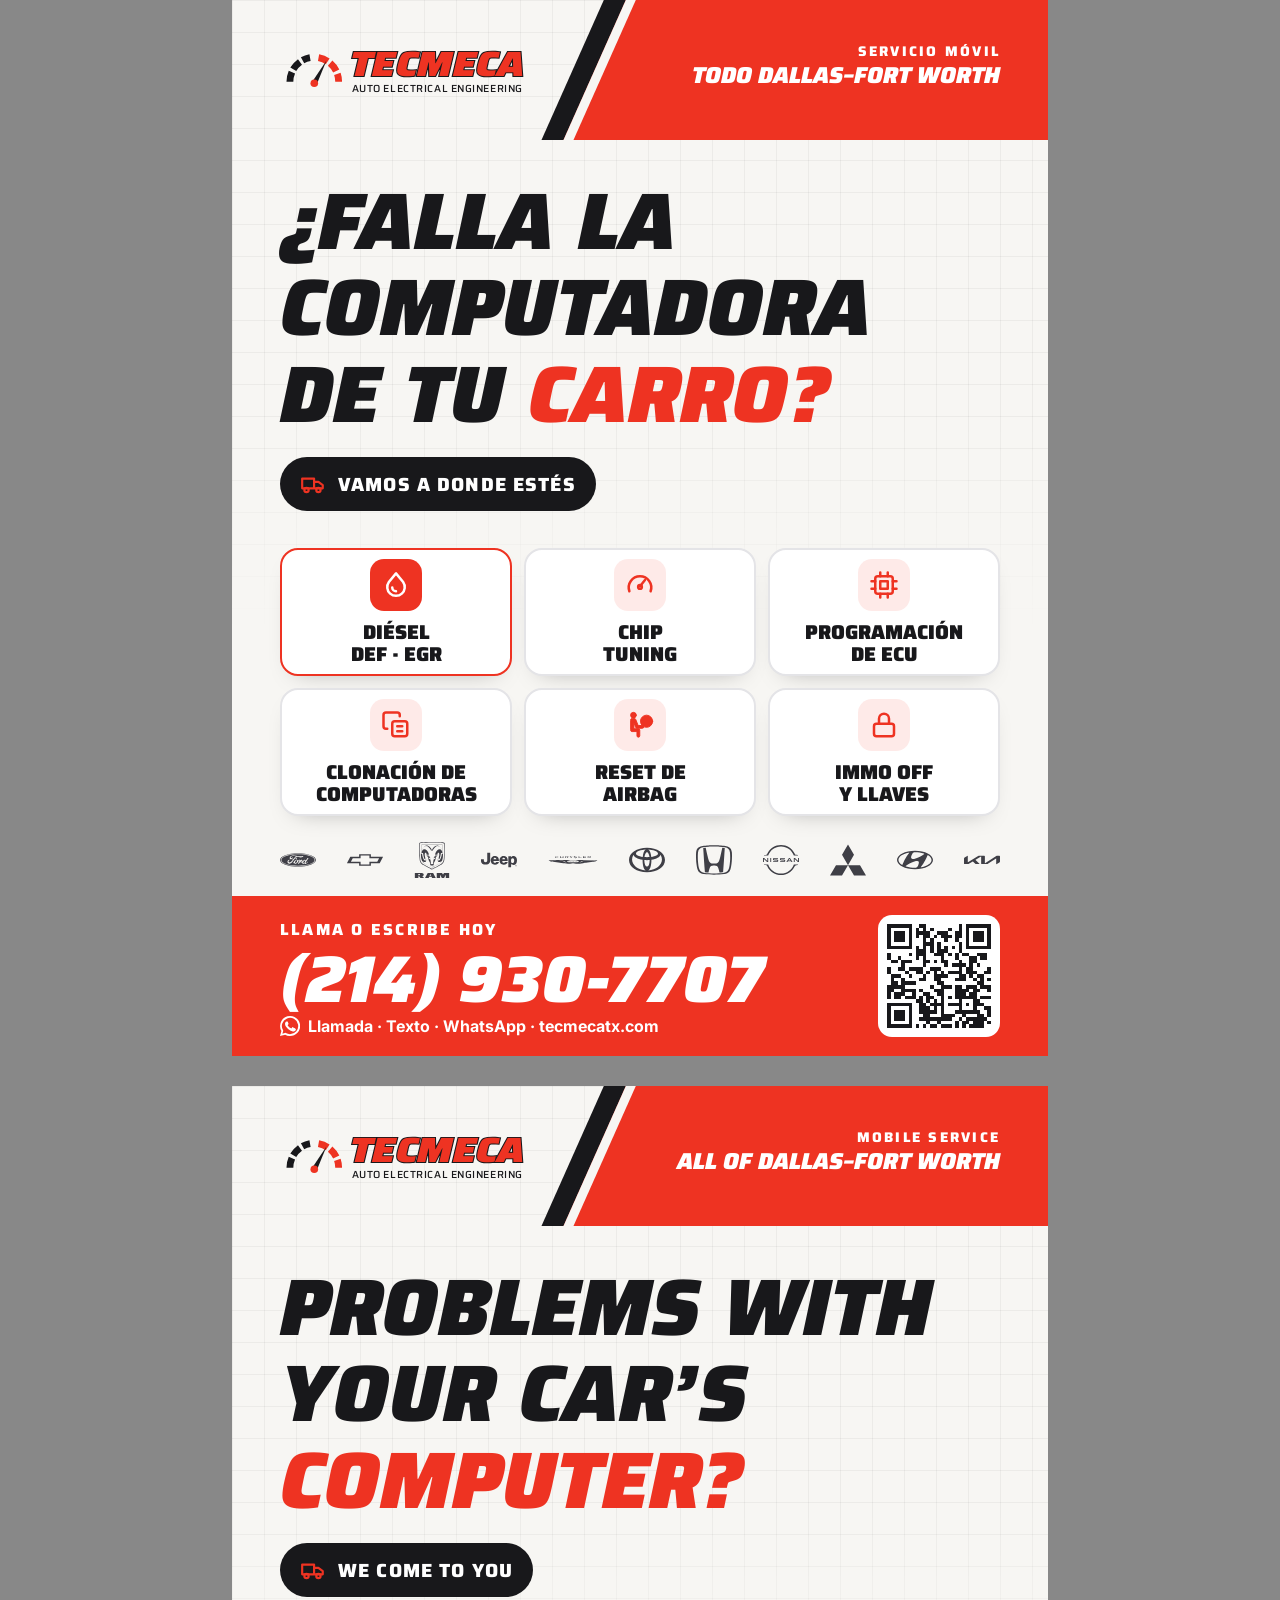
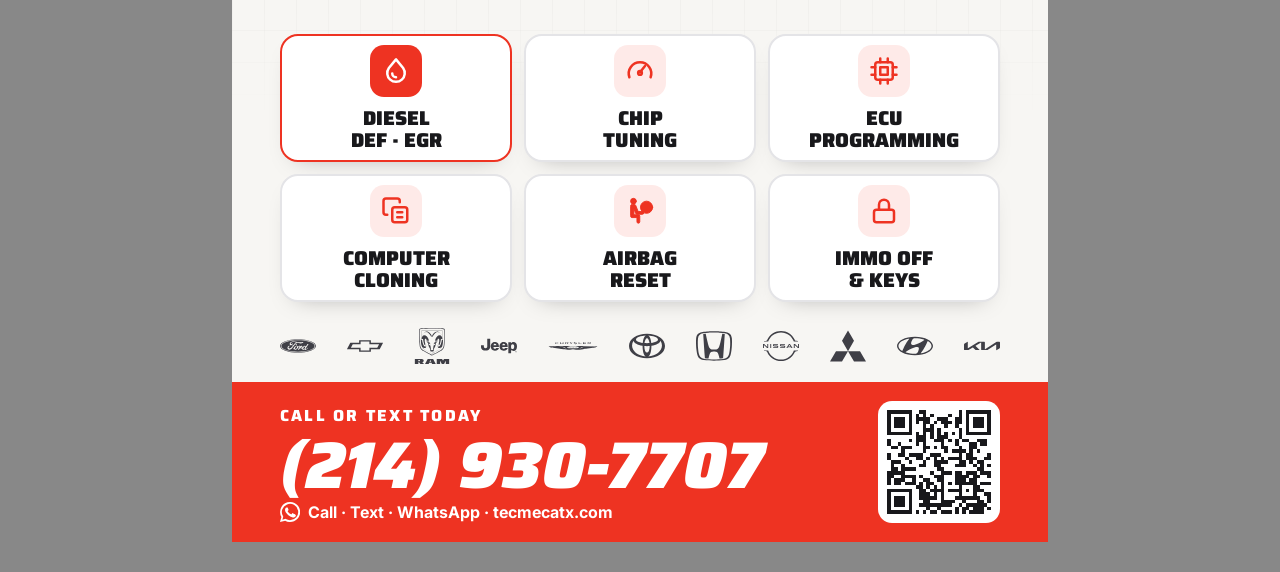
<file: campanas/flyer/flyer-simple-fuente.html>
<!doctype html><html lang="es"><head><meta charset="utf-8"><title>Tecmeca Flyer</title>
<link href="https://fonts.googleapis.com/css2?family=Saira:ital,wght@0,500..900;1,700..900&family=Inter:wght@500;600;700;800&display=swap" rel="stylesheet">
<style>
:root{--red:#ee3322;--ink:#18181b;--mute:#52525b;--line:#e4e4e7;--paper:#f7f6f3;--wa:#25d366}
*{box-sizing:border-box}
@page{size:8.5in 11in;margin:0}
body{margin:0;background:#888;font-family:Inter,sans-serif;color:var(--ink);-webkit-print-color-adjust:exact;print-color-adjust:exact}
.sheet{position:relative;width:816px;height:1056px;overflow:hidden;background:var(--paper);margin:0 auto 30px;break-after:page}
.ic{fill:none;stroke:currentColor;stroke-width:2;stroke-linecap:round;stroke-linejoin:round}
.grid{position:absolute;inset:0;background-image:linear-gradient(rgba(0,0,0,.045) 1px,transparent 1px),linear-gradient(90deg,rgba(0,0,0,.045) 1px,transparent 1px);background-size:32px 32px;-webkit-mask-image:linear-gradient(180deg,#000 0,#000 40%,transparent 60%)}
.slash{position:absolute;right:-120px;top:-60px;width:560px;height:200px;background:var(--red);transform:skewX(-24deg);border-left:10px solid var(--paper);box-shadow:-22px 0 0 var(--ink)}
.top{position:absolute;left:48px;right:48px;top:36px;display:flex;justify-content:space-between;align-items:flex-start;z-index:3}
.top svg.logo{height:64px;width:auto}
.mob{color:#fff;text-align:right;font:900 italic 23px/1.15 Saira;text-transform:uppercase;padding-top:4px}
.mob small{display:block;font:800 14px Saira;font-style:normal;letter-spacing:.16em}
.hero{position:absolute;left:48px;right:48px;top:178px;z-index:3}
h1{margin:0;font:900 italic 80px/1.08 Saira;text-transform:uppercase;letter-spacing:0;word-spacing:.04em}
h1 em{color:var(--red);font-style:italic}
.sub{display:inline-flex;align-items:center;gap:12px;margin-top:20px;padding:12px 20px;border-radius:999px;background:var(--ink);color:#fff;font:800 19px Saira;text-transform:uppercase;letter-spacing:.06em}
.sub svg{width:26px;height:26px;color:var(--red)}
.svcs{position:absolute;left:48px;right:48px;top:548px;display:grid;grid-template-columns:repeat(3,1fr);gap:12px;z-index:3}
.svcs div{display:grid;justify-items:center;align-content:center;gap:10px;height:128px;border-radius:18px;background:#fff;border:2px solid var(--line);box-shadow:0 10px 24px -16px rgba(0,0,0,.35);text-align:center;padding:0 10px}
.svcs div.hot{border-color:var(--red)}
.svcs i{width:52px;height:52px;border-radius:14px;display:grid;place-items:center;background:rgba(238,51,34,.1);color:var(--red)}
.svcs .hot i{background:var(--red);color:#fff}
.svcs i svg{width:30px;height:30px}
.svcs strong{font:900 20px/1.1 Saira;text-transform:uppercase}
.brands{position:absolute;left:48px;right:48px;top:842px;display:flex;justify-content:space-between;align-items:center;z-index:3;color:#3f3f46}
.brands svg{height:36px;width:36px}
.brands svg.wide{width:50px;transform:scale(1.35)}
.cta{position:absolute;left:0;right:0;bottom:0;height:160px;background:var(--red);color:#fff;display:flex;align-items:center;gap:28px;padding:0 48px;z-index:3}
.call{flex:1;display:grid;gap:4px}
.call small{font:800 16px Saira;letter-spacing:.14em;text-transform:uppercase}
.call strong{font:900 italic 66px/1 Saira;white-space:nowrap}
.call span{display:flex;align-items:center;gap:8px;font:700 16px Inter}
.call span svg{width:20px;height:20px}
.qr{flex:none;width:122px;height:122px;padding:9px;border-radius:14px;background:#fff}
.qrsvg{width:100%;height:100%;display:block}
</style></head><body><svg width="0" height="0" style="position:absolute">
<symbol id="logo-dark" viewBox="0 0 330 84">
    <g fill="none" stroke-width="9"><path d="M13 60 A32 32 0 0 1 39.4 28.5" stroke="#18181b" stroke-dasharray="13 4"/><path d="M50.6 28.5 A32 32 0 0 1 77 60" stroke="#ee3322" stroke-dasharray="13 4"/></g>
    <path d="M41 62 L61 32 L48 64 Z" fill="#18181b"/><circle cx="45" cy="62" r="5" fill="#ee3322"/>
    <text x="92" y="52" font-family="Saira" font-weight="900" font-style="italic" font-size="46" fill="#ee3322" stroke="#18181b" stroke-width="2.5" paint-order="stroke" textLength="228" lengthAdjust="spacingAndGlyphs">TECMECA</text>
    <text x="94" y="74" font-family="Saira" font-weight="500" font-size="13.5" fill="#18181b" textLength="224" lengthAdjust="spacing">AUTO ELECTRICAL ENGINEERING</text>
  </symbol>
  <symbol id="wa" viewBox="0 0 24 24"><path fill="currentColor" d="M17.5 14.4c-.3-.1-1.8-.9-2-1s-.5-.1-.7.1-.8 1-.9 1.2-.3.2-.6.1a8.2 8.2 0 0 1-4-3.5c-.3-.5.3-.5.9-1.6.1-.2 0-.4 0-.5l-.9-2.2c-.2-.6-.5-.5-.7-.5h-.6a1.2 1.2 0 0 0-.9.4 3.6 3.6 0 0 0-1.1 2.7 6.3 6.3 0 0 0 1.3 3.3 14.4 14.4 0 0 0 5.5 4.9c2 .9 2.8.9 3.8.8a3.3 3.3 0 0 0 2.2-1.5 2.7 2.7 0 0 0 .2-1.5c-.1-.1-.3-.2-.6-.3zM12 21.8a9.8 9.8 0 0 1-5-1.4l-.4-.2-3.7 1 1-3.6-.2-.4A9.8 9.8 0 1 1 12 21.8zM12 0a12 12 0 0 0-10.3 18L0 24l6.2-1.6A12 12 0 1 0 12 0z"/></symbol>
  <symbol id="cal" viewBox="0 0 24 24"><rect x="3" y="4" width="18" height="18" rx="2"/><path d="M16 2v4M8 2v4M3 10h18"/></symbol>
  <symbol id="cpu" viewBox="0 0 24 24"><rect x="5" y="5" width="14" height="14" rx="2"/><rect x="9" y="9" width="6" height="6"/><path d="M9 2v3M15 2v3M9 19v3M15 19v3M2 9h3M2 15h3M19 9h3M19 15h3"/></symbol>
  <symbol id="copy" viewBox="0 0 24 24"><rect x="9" y="9" width="12" height="12" rx="2"/><path d="M5 15H4a2 2 0 0 1-2-2V4a2 2 0 0 1 2-2h9a2 2 0 0 1 2 2v1"/><path d="M13 13h4M13 17h4"/></symbol>
  <symbol id="lock" viewBox="0 0 24 24"><rect x="4" y="11" width="16" height="10" rx="2"/><path d="M8 11V7a4 4 0 0 1 8 0v4"/></symbol>
  <symbol id="swap" viewBox="0 0 24 24"><path d="M7 4 3 8l4 4M3 8h13a4 4 0 0 1 4 4M17 20l4-4-4-4M21 16H8a4 4 0 0 1-4-4"/></symbol>
  <symbol id="check" viewBox="0 0 24 24"><path d="M20 6 9 17l-5-5"/></symbol>
  <symbol id="van" viewBox="0 0 24 24"><path d="M2 7h11v9H2zM13 10h4l4 3v3h-8z"/><circle cx="6" cy="17.5" r="2"/><circle cx="17" cy="17.5" r="2"/></symbol>
  <!-- dashboard warning lamps -->
  <symbol id="engine" viewBox="0 0 64 64"><path fill="currentColor" d="M18 18h14v5h-5v4h11l5 5h5v-6h5v22h-5v-6h-5v8h-9l-5 5H22v-8h-6v-7h-4v8H8V26h4v8h4v-7h6v-4h-4z"/></symbol>
  <symbol id="airbag" viewBox="0 0 64 64"><g fill="currentColor"><circle cx="18" cy="11" r="6"/><path d="M12 21c0-2 1.5-3 3.5-3h4c2 0 3 1 3.6 2.6L28 33h9a3 3 0 0 1 0 6H25.5a3 3 0 0 1-2.8-2L19 27v13h9.5a3 3 0 0 1 3 3v12a3 3 0 0 1-6 0v-9H15a3 3 0 0 1-3-3z"/><circle cx="46" cy="24" r="13"/></g></symbol>

<symbol id="gauge-i" viewBox="0 0 24 24"><path d="M3.5 17a9 9 0 1 1 17 0"/><path d="m12 13 4-5"/><circle cx="12" cy="13.5" r="1.5"/></symbol>
<symbol id="leaf" viewBox="0 0 24 24"><path d="M5 19c0-8 5-14 15-14 0 10-6 15-14 15"/><path d="M5 19 13 11"/></symbol>
<symbol id="code" viewBox="0 0 24 24"><path d="M12 3 2 20h20z"/><path d="M12 10v4M12 17h.01"/></symbol>
<symbol id="phone" viewBox="0 0 24 24"><path d="M22 16.9v3a2 2 0 0 1-2.2 2 19.8 19.8 0 0 1-8.6-3.1 19.5 19.5 0 0 1-6-6A19.8 19.8 0 0 1 2.1 4.2 2 2 0 0 1 4.1 2h3a2 2 0 0 1 2 1.7c.1.9.4 1.8.7 2.7a2 2 0 0 1-.5 2.1L8 9.8a16 16 0 0 0 6 6l1.3-1.3a2 2 0 0 1 2.1-.4c.9.3 1.8.6 2.7.7a2 2 0 0 1 1.7 2z"/></symbol>
<symbol id="msg" viewBox="0 0 24 24"><path d="M21 15a2 2 0 0 1-2 2H7l-4 4V5a2 2 0 0 1 2-2h14a2 2 0 0 1 2 2z"/></symbol>
<symbol id="b-ford" viewBox="0 0 24 24"><path d="M12 8.236C5.872 8.236.905 9.93.905 12.002S5.872 15.767 12 15.767c6.127 0 11.094-1.693 11.094-3.765 0-2.073-4.967-3.766-11.094-3.766zm-5.698 6.24c-.656.005-1.233-.4-1.3-1.101a1.415 1.415 0 0 1 .294-1.02c.195-.254.525-.465.804-.517.09-.017.213-.006.264.054.079.093.056.194-.023.234-.213.109-.47.295-.597.55a.675.675 0 0 0 .034.696c.263.397.997.408 1.679-.225.169-.156.32-.304.473-.48.3-.344.4-.47.8-1.024.005-.006.006-.014.004-.018-.003-.007-.009-.01-.02-.01-.267.007-.5.087-.725.255-.065.048-.159.041-.2-.021-.046-.07-.013-.163.062-.215.363-.253.76-.298 1.166-.367 0 0 .028.002.051-.03.167-.213.292-.405.47-.621.178-.22.41-.42.586-.572.246-.212.404-.283.564-.37.043-.022-.005-.049-.018-.049-.896-.168-1.827-.386-2.717-.056-.616.23-.887.718-.757 1.045.093.231.397.27.683.13a1.55 1.55 0 0 0 .611-.544c.087-.134.27-.038.171.195-.26.611-.757 1.097-1.363 1.118-.516.016-.849-.363-.848-.831.002-.924 1.03-1.532 2.11-1.622 1.301-.108 2.533.239 3.825.395.989.12 1.938.123 2.932-.106.118-.025.2.05.193.168-.01.172-.143.337-.47.516-.373.204-.763.266-1.17.27-.984.008-1.901-.376-2.85-.582.002.041.012.091-.023.117-.525.388-1 .782-1.318 1.334-.011.013-.005.025.013.024.277-.015.525-.022.783-.042.045-.004.047-.015.043-.048a.64.64 0 0 1 .2-.558c.172-.153.387-.17.53-.06.16.126.147.353.058.523a.63.63 0 0 1-.382.31s-.03.006-.026.034c.006.043.2.151.217.18.017.027.008.07-.021.102a.123.123 0 0 1-.095.045c-.033 0-.053-.012-.096-.035a.92.92 0 0 1-.27-.217c-.024-.031-.037-.032-.099-.029-.279.017-.714.059-1.009.096-.071.008-.082.022-.096.047-.47.775-.972 1.61-1.523 2.17-.592.6-1.083.758-1.604.762zM19.05 10.71c-.091.158-1.849 2.834-1.96 3.11-.035.088-.04.155-.004.204.092.124.297.051.425-.038.381-.262.645-.58.937-.858.017-.013.046-.018.065 0 .043.04.106.091.15.137a.04.04 0 0 1 .002.057 5.873 5.873 0 0 1-.904.911c-.47.364-.939.457-1.172.224a.508.508 0 0 1-.14-.316c-.002-.057-.031-.06-.058-.034-.278.275-.76.579-1.198.362-.366-.18-.451-.618-.383-.986.001-.008-.006-.06-.051-.03a1.28 1.28 0 0 1-.3.162.853.853 0 0 1-.366.077.518.518 0 0 1-.451-.253.759.759 0 0 1-.095-.347c-.001-.011-.017-.032-.033-.005-.3.457-.579.899-.875 1.363-.016.022-.03.036-.06.037l-.587.001c-.036 0-.053-.028-.034-.063.104-.2.674-1.03 1.06-1.736.107-.194.085-.294.019-.337-.083-.054-.248.027-.387.133-.379.287-.697.735-.859.935-.095.117-.185.291-.433.56-.391.425-.91.669-1.408.5a.848.848 0 0 1-.546-.58c-.015-.052-.044-.066-.073-.032-.08.1-.245.249-.383.342-.015.011-.052.033-.084.017a.851.851 0 0 1-.152-.199.07.07 0 0 1 .016-.08c.197-.173.305-.271.391-.38.064-.08.113-.17.17-.315.12-.302.393-.866.938-1.158a1.81 1.81 0 0 1 .652-.219c.1-.01.183.002.213.08.011.033.039.105.056.158.011.032.003.057-.035.071-.32.122-.643.311-.865.61-.253.338-.321.746-.152.98.123.17.322.2.514.139.29-.092.538-.363.666-.663.138-.329.16-.717.058-1.059-.016-.059-.001-.104.037-.136.077-.063.184-.112.215-.128a.14.14 0 0 1 .182.045c.106.157.163.378.17.607.006.049.026.05.05.025.19-.202.366-.418.568-.58.185-.147.422-.267.643-.262.286.006.428.2.419.546-.001.044.03.04.051.011a1.19 1.19 0 0 1 .24-.264c.198-.163.4-.236.611-.222.26.02.468.257.425.527a.53.53 0 0 1-.281.406.362.362 0 0 1-.405-.044.336.336 0 0 1-.096-.322c.005-.025-.027-.048-.054-.02-.254.264-.273.606-.107.76.183.17.458.056.658-.075.366-.239.65-.563.979-.813.218-.166.467-.314.746-.351a.87.87 0 0 1 .454.052c.2.081.326.25.342.396.004.043.036.048.063.01.158-.246 1.005-1.517 1.075-1.65.02-.041.044-.047.089-.047h.606c.035 0 .051.02.036.047zm-2.32 2.204a.053.053 0 0 0-.003.04c.003.02.03.04.056.05.01.003.015.01.004.032-.075.16-.143.252-.237.391a1.472 1.472 0 0 1-.3.325c-.178.147-.424.307-.628.2-.09-.047-.13-.174-.127-.276.004-.288.132-.584.369-.875.288-.355.607-.539.816-.438.216.103.148.354.05.55zm-5.949-1.881a.398.398 0 0 1 .132-.345c.057-.05.133-.062.18-.022.052.045.027.157-.026.234a.43.43 0 0 1-.245.177c-.018.004-.034-.004-.041-.044zM12 7.5C5.34 7.5 0 9.497 0 12c0 2.488 5.383 4.5 12 4.5s12-2.02 12-4.5-5.383-4.5-12-4.5zm0 8.608C5.649 16.108.5 14.27.5 12.002.5 9.733 5.65 7.895 12 7.895s11.498 1.838 11.498 4.107c0 2.268-5.148 4.106-11.498 4.106z" fill="currentColor"/></symbol><symbol id="b-chevrolet" viewBox="0 0 24 24"><path d="M23.905 9.784H15.92V8.246a.157.157 0 00-.157-.158H8.238a.157.157 0 00-.157.158v1.538H2.358c-.087 0-.193.07-.237.158L.02 14.058c-.045.088-.011.157.077.157H8.08v1.54c0 .086.07.157.157.157h7.525c.087 0 .157-.07.157-.157v-1.54h5.723c.087 0 .193-.07.238-.157l2.1-4.116c.045-.087.011-.158-.076-.158m-2.494.996l-1.244 2.437h-5.232v1.708H9.07v-1.708H2.595L3.84 10.78h5.232V9.073h5.864v1.707z" fill="currentColor"/></symbol><symbol id="b-dodge" viewBox="0 0 24 24"><path d="M6 19 11.5 5h4L10 19zM12.5 19 18 5h4l-5.5 14z" fill="currentColor"/></symbol><symbol id="b-ram" viewBox="0 0 24 24"><path d="M11.46 22.432l-.515-1.14h-.024l-.579 1.14h1.118zm.222.755h-1.556L9.792 24H7.344l1.791-3.359h3.627L14.494 24h-2.448l-.364-.813zm9.516-1.122h-.105L20.048 24h-1.492l-1.042-1.926-.099.001L17.406 24h-2.239v-3.359h3.522l.627 1.056h.03l.686-1.056h3.403V24h-2.239l.002-1.935zm-18.319.1h.467c.501 0 .647-.161.65-.322.007-.311-.052-.553-.625-.553h-.492v.875zm.512.703h-.499V24H.564v-3.359h3.358c1.761 0 2.48.29 2.566 1.037.043.372-.161 1.043-.977 1.11L6.728 24H4.265l-.874-1.132zM11.844.412c-2.642.003-5.658.155-6.66.24-1.093.093-1.289.164-1.29 1.087l-.009.838c-.008.658-.02 1.587-.02 2.633 0 1.704.101 3.717.226 5.373.134 1.761.24 3.152 2.458 4.475 1.704 1.016 4.668 2.484 4.697 2.498.171.085.565.275.699.327a.531.531 0 0 0 .126 0c.137-.054.572-.27.786-.366.021-.009 2.077-.95 4.608-2.459 2.218-1.323 2.324-2.714 2.459-4.476.125-1.656.226-3.67.226-5.374 0-1.045-.012-1.974-.02-2.632l-.008-.838c-.004-.813-.158-.993-1.291-1.087-1.002-.083-4.018-.238-6.66-.241h-.327v.002zM12.173 0c2.632.003 5.647.139 6.7.243 1.337.131 1.662.194 1.662 1.496 0 1.027.047 5.619-.199 8.875-.138 1.806-.257 3.365-2.658 4.798a50.914 50.914 0 0 1-4.71 2.487c-.311.138-.721.37-.804.387a.884.884 0 0 1-.312 0c-.092-.019-.593-.265-.786-.36-.193-.094-3.067-1.525-4.726-2.514-2.401-1.432-2.52-2.991-2.658-4.798-.247-3.256-.2-7.849-.2-8.875 0-1.302.325-1.365 1.662-1.496C6.197.139 9.212.003 11.844 0h.329zM8.279 2.312c1.95 0 2.955 1.664 3.532 2.876l-.181.991c-1.01-2.1-2.215-3.436-3.674-3.436-1.577 0-2.465 2.012-2.693 2.351.407-1.034 1.591-2.782 3.016-2.782zm10.343 2.783c-.229-.339-1.116-2.351-2.693-2.351-1.459 0-2.663 1.336-3.674 3.436l-.182-.992c.576-1.212 1.581-2.876 3.532-2.876 1.426 0 2.611 1.748 3.017 2.783zm-3.444 4.12c-.163.071-.288.117-.288.117l.098-.846.522-.684c.161.769.149 1.203-.332 1.413zm-6.374 0c-.481-.21-.493-.644-.332-1.414l.522.684.098.846s-.126-.045-.288-.116zm8.367-4.41c-1.276-.025-2.381.961-3.127 3.352l.419.264-.173.998-.952.338-.187 1.292.462-.587.649-.132-.289.778-.895.499-.318 2.084.12.783-.92.356v.001l-.844-.357.12-.783-.318-2.084-.895-.499-.288-.778.649.132.462.587-.188-1.292-.952-.338-.173-.998.418-.264c-.745-2.39-1.85-3.376-3.127-3.352-1.02.02-1.778 1.209-1.693 2.466l.885.105c.317 1.773.612 4.025 1.28 4.025.203 0 .212-.319.212-.577 0-.627-.378-1.38-.378-2.575 0-.552.179-1.027.587-1.027.277 0 .402.074.532.315-.11.818-.114 1.52.525 1.953.141.095.446.382.446.382s.525 2.067.557 2.205c.03.126.104.298.161.403l.666 1.163s.199 1.249.241 1.465c.105.533.648.579 1.091.583h.123c.444-.003.986-.049 1.091-.583.042-.215.241-1.465.241-1.465l.666-1.163c.057-.105.132-.277.161-.403.032-.138.558-2.205.558-2.205s.305-.287.446-.382c.638-.433.635-1.135.524-1.953.131-.241.255-.315.532-.315.408 0 .587.475.587 1.027 0 1.196-.378 1.948-.378 2.575 0 .259.008.577.212.577.667 0 .963-2.252 1.279-4.025l.885-.105c.086-1.257-.672-2.446-1.692-2.466zm-4.953-3.33c1.928 0 5.848.197 6.1.222.326.029.541.074.614.153.073.074.095.158.107.344.012.173.023.858.023.859.007.612.018 1.475.018 2.446 0 .57-.004 1.176-.014 1.791l.132.086c.011-.644.015-1.281.015-1.877 0-.972-.011-1.836-.018-2.448 0-.001-.011-.684-.023-.866-.012-.189-.038-.323-.146-.43-.136-.13-.366-.157-.695-.192-.265-.026-4.175-.222-6.113-.223-.278.002-.571-.003-.854-.003-2.323 0-5.419.21-5.675.226-.379.025-.58.033-.717.189-.106.13-.137.323-.144.513-.005.185-.007.786-.007.787-.007.611-.018 1.476-.018 2.448 0 .587.004 1.214.015 1.848l.132-.086c-.01-.604-.013-1.201-.013-1.762 0-.971.011-1.835.018-2.447 0-.001.002-.603.008-.784.004-.176.041-.348.113-.431.074-.096.236-.12.621-.141.257-.016 3.349-.226 5.665-.226l.856.004zm7.121 6.071l-.146.277s-.582.061-.602.061c-.281 2.239-1.19 4.63-2.183 4.63-.327 0-.336-.507-.336-1.111 0-.257.036-.486.076-.687-.106.197-.289.918-.289 1.534 0 .72.405 1.116 1.097 1.116.702 0 1.289-.343 1.673-.981-.248.686-.732 1.281-1.767 1.903a45.997 45.997 0 0 1-4.298 2.27c-.181.081-.416.187-.601.266-.17-.079-.333-.161-.47-.228-.025-.012-2.769-1.371-4.34-2.308-.969-.581-1.455-1.14-1.716-1.772.382.551.915.85 1.565.85.692 0 1.097-.396 1.097-1.116 0-.616-.182-1.337-.289-1.534.041.201.076.43.076.687 0 .603-.009 1.111-.336 1.111-.993 0-1.905-2.402-2.185-4.641l-.564-.058-.18-.336s-.033 1.075.003 1.78c.036.706.11 1.312.337 2.17.043.164.093.318.15.462.198.946.658 1.729 1.974 2.509 1.58.942 4.322 2.3 4.349 2.313.149.073.349.173.527.254.194-.081.459-.201.658-.29.021-.01 1.971-.883 4.312-2.278 1.458-.864 1.865-1.731 2.029-2.82.013-.05.027-.1.039-.152.194-.868.274-1.322.31-2.028.032-.606.031-1.591.03-1.853z" fill="currentColor"/></symbol><symbol id="b-jeep" viewBox="0 0 24 24"><path d="M4.1651 7.1687v5.2011c0 .6762-.444 1.0777-1.1628 1.0777-.7185 0-1.0992-.5283-1.0992-1.0992v-.9299H0v.9514c0 .972.296 2.7068 3.0235 2.7068 2.7272 0 3.1082-1.8614 3.1082-2.7488V7.1687Zm4.9177 2.1562c-1.7973 0-2.6003 1.6485-2.6003 3.0657 0 1.4168.9094 2.7912 2.7695 2.7912 1.6285.021 2.707-1.0361 2.707-1.8187h-1.7977s-.2113.5078-.8458.5078c-.6343 0-.9934-.3596-.9934-1.2265h3.6576c0-2.7277-1.3526-3.3195-2.897-3.3195zm5.8471 0c-1.7968 0-2.6007 1.6485-2.6007 3.0657 0 1.4168.9094 2.7912 2.7705 2.7912 1.628.021 2.7067-1.0361 2.7067-1.8187h-1.7978s-.2116.5078-.8454.5078c-.6348 0-.9942-.3596-.9942-1.2265h3.6574c0-2.7277-1.3523-3.3195-2.8965-3.3195zm6.7435.0635c-.9132 0-1.3186.4962-1.3401.522-.1283.1538-.2875.3165-.2875-.0782v-.2959h-1.8193v7.295h1.8398V14.822c0-.148.1478-.126.2543 0 .1063.1277.5711.4443 1.3752.4443C23.155 15.2663 24 13.9978 24 12.264c0-2.2415-1.4162-2.8757-2.3266-2.8756Zm-12.401 1.1203c.6766 0 .972.5073.972 1.0365H8.3843c0-.5718.2327-1.0365.8882-1.0365zm5.8468 0c.6767 0 .9724.5073.9724 1.0365H14.231c0-.5718.2332-1.0365.8883-1.0365zm5.9204.296c.9318 0 1.1.7189 1.1 1.4593 0 .74-.1272 1.7124-1.0141 1.7124-.8884 0-1.1212-.5709-1.1017-1.6486.022-1.0788.4441-1.523 1.0158-1.523zm2.2813 4.5664a.5855.5855 0 0 0-.5856.5857c0 .3233.2617.5856.5856.5856.3218 0 .585-.2623.585-.5856 0-.3233-.2632-.5857-.585-.5857zm0 .062a.524.524 0 0 1 .5236.5237c0 .2884-.2346.5246-.5236.5246a.5258.5258 0 0 1-.525-.5246c0-.289.2352-.5236.525-.5236zm-.2108.2024v.6208h.0725v-.2689h.1764l.1159.269h.0806l-.1216-.2873c.0386-.0133.0514-.0227.072-.0447.0266-.0287.0434-.0739.0434-.115 0-.1034-.0796-.174-.195-.174zm.0705.0676h.1722c.072 0 .1177.041.1177.1045 0 .072-.0485.1168-.1278.1168h-.1621z" fill="currentColor"/></symbol><symbol id="b-chrysler" viewBox="0 0 24 24"><path d="M23.9996 12.1455c0-.0003.0004-.0007.0004-.001l-.0007.0003c-.0039-.0173-.0638-.0248-.172-.0258l-1.595-.0216c-2.4391-.0216-6.9786-.0638-7.1847-.0638h-.0501a1.8954 1.8954 0 0 0-.7028.0982l-.0913.0275a3.2546 3.2546 0 0 1-.795.1718c-.2837.0108-1.3633.0088-1.4085.0088s-1.1258 0-1.4085-.0078a3.2434 3.2434 0 0 1-.795-.1718l-.0913-.0275a1.9045 1.9045 0 0 0-.7037-.0982h-.0441c-.2071 0-4.7466.0206-7.1847.0432l-1.6008.0196c-.1089 0-.1727.0088-.1718.0265l.0913.0226c.336.069.6771.1107 1.0198.1247.6527.0128 5.4346.1325 5.5495.1345.2584-.0067.5155.039.7557.1343h1.4968s-.6046.0353-.6134.0726h-.0373c-.1512 0-.6066 0-.8647-.0118 0 0-.0186.0726.2444.0726.0923.0618.1884.1207.2758.1698h1.2868s-.5055.0304-.5153.0677c-.0599 0-.2797-.0059-.4908-.0118l-.2945-.0088s-.0147.0638.2267.0648l.0412.0255c.4833.217.9953.3632 1.5204.4338.1992.0382.4004.0648.6027.0795 0 0 .2444.0216.2022.0206a9.6487 9.6487 0 0 1-1.701-.2218 4.3198 4.3198 0 0 1-1.276-.5398 1.3917 1.3917 0 0 0-.7381-.2316c-.1698-.0118-5.6486-.2277-5.6604-.2277a5.3434 5.3434 0 0 1-1.0434-.1404L0 12.1258c0 .0147.0383.055.0707.0844.1688.1502.8097.4613 1.1837.5526.6488.157 4.6445.6655 5.3542.745l.3926.0442c1.0728.1158 2.4214.264 3.1085.3337a.8442.8442 0 0 0 .3926-.0216A4.1449 4.1449 0 0 1 12 13.606a4.3124 4.3124 0 0 1 1.5027.2581.8354.8354 0 0 0 .3877.0216c.6871-.0687 2.0396-.2189 3.1035-.3367l.3975-.0442c.7096-.0785 4.7044-.5673 5.3532-.7244.3749-.0903 1.0149-.4024 1.1847-.5526.0303-.0274.067-.0653.0697-.0812l.001-.0001c0-.0004-.0004-.0007-.0004-.001zm-12.2646.9952c-.795 0-1.5812-.0108-1.8099-.0677-.5447-.1354-.7989-.3838-.8421-.4593-.0432-.0756-.0324-.0746.0353-.0746h5.7595c.0677 0 .0726.0069.0344.0746-.0383.0677-.2945.3239-.8412.4593-.2287.0569-1.0149.0658-1.8099.0677h-.5261zm12.1884-.9707a5.345 5.345 0 0 1-1.0443.1413c-.0118 0-5.4965.1963-5.6614.21a1.3917 1.3917 0 0 0-.7381.2316 4.3198 4.3198 0 0 1-1.276.5398 9.6487 9.6487 0 0 1-1.701.2218c-.0422 0 .2022-.0206.2022-.0206a5.1874 5.1874 0 0 0 .6017-.0795 5.5189 5.5189 0 0 0 1.5213-.4338l.0471-.0255c.2415 0 .2277-.0648.2277-.0648l-.2945.0088c-.2179.0059-.4417.0118-.4976.0118-.0098-.0373-.5114-.0677-.5114-.0677h1.2858a5.3585 5.3585 0 0 0 .2709-.1678c.263 0 .2454-.0726.2454-.0726-.2827.0069-.8088.0137-.902.0108-.0088-.0373-.5693-.0726-.5693-.0726h1.4458a1.9327 1.9327 0 0 1 .7597-.1335l5.5534-.1139a6.3607 6.3607 0 0 0 1.0198-.1247l.0684-.0169-.0536.018zm-11.9627.532h.0903l-.1747.1247v.0991h-.1325v-.0972l-.1884-.1266h.1541l.1286.0805.1226-.0805zm.8088.1826h.3023v.0412h-.4338v-.2248h.1315v.1836zm.5408 0h.3131v.0412h-.4427v-.2248h.4378v.0412h-.3082v.051h.3023v.0412h-.3023v.0502zm-2.5225-.1826h.1325v.2238h-.1354v-.0913h-.2778v.0913h-.1325v-.2238h.1325v.0903h.2778l.0029-.0903zm.5978.1256l.1698.0982h-.1492s-.1364-.0972-.1678-.1217c.1345.0049.157-.0098.157-.0324s-.106-.0353-.2267-.0285v.1826h-.1404v-.2228h.3053c.1502 0 .1963.0314.1963.0628 0 .0285-.055.054-.1443.0618zm2.7148-.0559c0-.0226-.106-.0353-.2267-.0285v.1845h-.1394v-.2228h.3013c.1502 0 .1963.0344.1963.0628 0 .0285-.055.054-.1443.0599l.1698.0982h-.1492s-.1364-.0972-.1678-.1217c.1335.0049.16-.0098.16-.0324zm-1.5576.0873c0 .0569-.1227.0756-.2513.0756a1.6114 1.6114 0 0 1-.2071-.0137l.0137-.0481a.9392.9392 0 0 0 .1894.0137c.108 0 .1148-.0128.1148-.0265 0-.0137-.0304-.0226-.0785-.0226l-.0982-.0118c-.0952-.0118-.1345-.0157-.1345-.0726s.1237-.0667.2032-.0667a1.814 1.814 0 0 1 .2081.0177l-.0108.0432a1.1384 1.1384 0 0 0-.1639-.0137c-.0844 0-.1031.0049-.1031.0196s.0275.0236.0697.0236l.1139.0079c.0894.0136.1326.0352.1346.0744zM9.875 12.81c0 .052.1266.0736.211.0736s.1639-.0088.1826-.0088l-.0137.0461c-.0236.002-.106.0108-.1963.0108-.1678 0-.318-.0402-.318-.1217s.1502-.1217.318-.1217c.0982 0 .1757.0098.1963.0098l.0137.0471a1.9641 1.9641 0 0 0-.1826-.0098c-.0883 0-.211.0225-.211.0746zm.9972-2.1996l-.5497-.4976h.3651l.2091.1767.2287.1963.0412.0373.0412-.0363.422-.371h.1423c-.1777.1698-.5094.4908-.5094.4908l-.0196.0186v.4319h-.3494v-.4281l-.0215-.0186zm5.3768.4466h-1.4732v-.9452h.3259v.8284h1.1474v.1168zm2.1858-.0059H16.938v-.9374h1.4782v.1168h-1.1631v.2915h1.1435v.1207h-1.1435v.2925h1.1817v.1159zm-12.4142.002h-.3327v-.9432h.3327v.4172h.9148V10.11h.3308v.9432h-.3308V10.64h-.9148v.4131zm2.5441-.003H8.229v-.9452h.8834c.168-.0107.3362.0186.4908.0854a.1964.1964 0 0 1 .1188.1678c-.001.108-.0805.214-.3612.2444l-.0805.0088.0618.0491c.0893.0726.3121.2945.4162.3926l.0097.003h-.3847c-.0569-.0628-.373-.3494-.5104-.4908a2.1988 2.1988 0 0 0 .3926-.0481.1433.1433 0 0 0 .0982-.1315.1152.1152 0 0 0-.052-.0913c-.0805-.0677-.265-.0677-.4809-.0677h-.266v.8235zm4.9056-.2424c0-.0569-.0491-.0834-.0982-.0982a1.2952 1.2952 0 0 0-.2032-.0363c-.1845-.0236-.2787-.0373-.3435-.0481a.9384.9384 0 0 1-.3406-.0982.1872.1872 0 0 1-.0932-.1727c-.001-.0991.0844-.162.2228-.2032.146-.0362.2962-.053.4466-.0501.2342.0027.468.0208.6998.054l-.0226.1139a3.124 3.124 0 0 0-.5408-.0501 1.2286 1.2286 0 0 0-.2945.0236c-.0609.0167-.0982.054-.0982.0982a.1091.1091 0 0 0 .0883.0982c.06.017.1214.0282.1835.0334.1031.0098.2483.0304.3867.0491a.8507.8507 0 0 1 .3308.0982.1906.1906 0 0 1 .0982.1698c.001.0962-.0864.1698-.2444.2208a2.0935 2.0935 0 0 1-.5889.0707l.001-.0069a4.8331 4.8331 0 0 1-.6743-.053l.0294-.1345c.2054.0451.415.0678.6252.0677a.8745.8745 0 0 0 .3514-.0481.112.112 0 0 0 .0787-.0982zm-10.2872-.2209c0-.158.1031-.2709.2778-.3543a1.622 1.622 0 0 1 .6782-.1276c.1911.0011.3819.0146.5712.0402l.0265.1286a5.1308 5.1308 0 0 0-.5212-.0353 1.2396 1.2396 0 0 0-.4397.0766c-.1325.052-.2434.1374-.2434.2689.001.1315.1109.2169.2434.2689.1407.0519.2897.0778.4397.0766a5.1308 5.1308 0 0 0 .5212-.0353l-.0344.1315a4.4382 4.4382 0 0 1-.5712.0402 1.6324 1.6324 0 0 1-.6704-.1247c-.1796-.0834-.2777-.2002-.2777-.3543zm16.4207.4731h-.3318v-.9462h.8834a1.0791 1.0791 0 0 1 .4908.0864.1964.1964 0 0 1 .1188.1669c-.001.1089-.0805.215-.3612.2454l-.0805.0079.0618.0491c.0893.0726.3121.2895.4162.3926v.001h-.3789c-.0569-.0628-.374-.3494-.5104-.4908a2.1177 2.1177 0 0 0 .3926-.0491.1424.1424 0 0 0 .0982-.1305.1152.1152 0 0 0-.052-.0913c-.0815-.0687-.265-.0687-.4809-.0687h-.266v.8273z" fill="currentColor"/></symbol><symbol id="b-toyota" viewBox="0 0 24 24"><path d="M12 3.848C5.223 3.848 0 7.298 0 12c0 4.702 5.224 8.152 12 8.152S24 16.702 24 12c0-4.702-5.223-8.152-12-8.152zm7.334 3.839c0 1.08-1.725 1.913-4.488 2.246-.26-2.58-1.005-4.279-1.963-4.913 2.948.184 6.45 1.227 6.45 2.667zM12 16.401c-.96 0-1.746-1.5-1.808-4.389.577.047 1.18.072 1.808.072.628 0 1.23-.025 1.807-.072-.061 2.89-.847 4.389-1.807 4.389zm0-6.308c-.59 0-1.155-.019-1.69-.054.261-1.728.92-3.15 1.69-3.15.77 0 1.428 1.422 1.689 3.15-.535.034-1.099.054-1.689.054zm-.882-5.075c-.956.633-1.706 2.333-1.964 4.915C6.391 9.6 4.665 8.767 4.665 7.687c0-1.44 3.504-2.49 6.453-2.669zM2.037 11.68a5.265 5.265 0 011.048-3.164c.27 1.547 2.522 2.881 5.972 3.37V12c0 3.772.879 6.203 2.087 6.97-5.107-.321-9.107-3.48-9.107-7.29zm10.823 7.29c1.207-.767 2.087-3.198 2.087-6.97v-.115c3.447-.488 5.704-1.826 5.972-3.37a5.26 5.26 0 011.049 3.165c-.004 3.81-4.008 6.969-9.109 7.29z" fill="currentColor"/></symbol><symbol id="b-honda" viewBox="0 0 24 24"><path d="M23.902 6.87c-.33-3.218-2.47-3.895-4.354-4.204-.946-.16-2.63-.3-3.716-.34-.946-.06-3.168-.09-3.835-.09-.657 0-2.89.03-3.835.09-1.076.04-2.77.18-3.716.34C2.563 2.985.42 3.66.092 6.87c-.08.877-.1 2.023-.09 3.248.03 2.031.2 3.406.3 4.363.07.657.338 2.62.687 3.636.478 1.395.916 1.803 1.424 2.222.937.757 2.471.996 2.79 1.056 1.733.31 5.24.368 6.784.368 1.544 0 5.05-.05 6.784-.368.329-.06 1.863-.29 2.79-1.056.508-.419.946-.827 1.424-2.222.35-1.016.628-2.979.698-3.636.1-.957.279-2.332.299-4.363.04-1.225.01-2.371-.08-3.248m-1.176 5.4c-.19 2.57-.418 4.104-.747 5.22-.29.976-.637 1.623-1.165 2.092-.867.787-2.063.956-2.76 1.056-1.514.23-4.055.3-6.057.3-2.002 0-4.543-.08-6.057-.3-.697-.1-1.893-.269-2.76-1.056-.518-.469-.876-1.126-1.155-2.093-.329-1.105-.558-2.65-.747-5.22-.11-1.543-.09-4.054.08-5.4.258-2.011 1.255-3.018 3.387-3.396.996-.18 2.34-.31 3.606-.37 1.016-.07 2.7-.1 3.636-.09.936-.01 2.62.03 3.636.09 1.275.06 2.61.19 3.606.37 2.142.378 3.139 1.395 3.388 3.397.199 1.345.229 3.856.11 5.4m-5.202-8.39c-.548 2.462-.767 3.588-1.216 5.37-.428 1.715-.767 3.298-1.335 4.065-.587.777-1.365.947-1.893 1.006-.279.03-.478.04-1.066.05-.596 0-.796-.02-1.075-.05-.528-.06-1.315-.229-1.892-1.006-.578-.767-.907-2.35-1.335-4.064-.47-1.773-.678-2.91-1.236-5.37 0 0-.548.02-.797.04-.329.02-.588.05-.867.09.343 5.372.692 11.079 1.126 16.13a21.983 21.983 0 002.39.169c.33-1.266.748-3.02 1.207-3.767.378-.608.966-.677 1.295-.717.518-.07.956-.08 1.165-.08.2-.01.637 0 1.165.08.33.05.917.11 1.295.717.47.747.877 2.5 1.206 3.766 0 0 .358-.01 1.165-.05.41-.018.82-.058 1.226-.12.458-5.39.785-10.728 1.126-16.128-.28-.04-.538-.07-.867-.09-.23-.02-.787-.04-.787-.04z" fill="currentColor"/></symbol><symbol id="b-nissan" viewBox="0 0 24 24"><path d="M20.576 14.955l-.01.028c-1.247 3.643-4.685 6.086-8.561 6.086-3.876 0-7.32-2.448-8.562-6.09l-.01-.029H.71v.329l1.133.133c.7.08.847.39 1.038.78l.048.096c1.638 3.495 5.204 5.752 9.08 5.752 3.877 0 7.443-2.257 9.081-5.747l.048-.095c.19-.39.338-.7 1.038-.781l1.134-.134v-.328zM3.443 9.012c1.247-3.643 4.686-6.09 8.562-6.09 3.876 0 7.319 2.447 8.562 6.09l.01.028h2.728v-.328l-1.134-.133c-.7-.081-.847-.39-1.038-.781l-.047-.096C19.448 4.217 15.88 1.96 12.005 1.96c-3.881 0-7.443 2.257-9.081 5.752l-.048.095c-.19.39-.338.7-1.038.781l-1.133.133v.329h2.724zm13.862 1.586l-1.743 2.795h.752l.31-.5h2.033l.31.5h.747l-1.743-2.795zm1.033 1.766h-1.395l.7-1.124zm2.81-1.066l2.071 2.095H24v-2.795h-.614v2.085l-2.062-2.085h-.795v2.795h.619zM0 13.393h.619v-2.095l2.076 2.095h.781v-2.795h-.619v2.085L.795 10.598H0zm4.843-2.795h.619v2.795h-.62zm4.486 2.204c-.02.005-.096.005-.124.005H6.743v.572h2.5c.019 0 .167 0 .195-.005.51-.048.743-.472.743-.843 0-.381-.243-.79-.705-.833-.09-.01-.166-.01-.2-.01H7.643a.83.83 0 0 1-.181-.014c-.129-.034-.176-.148-.176-.243 0-.086.047-.2.18-.238a.68.68 0 0 1 .172-.014h2.357v-.562H7.6c-.1 0-.176.004-.238.014a.792.792 0 0 0-.695.805c0 .343.214.743.685.81.086.009.205.009.258.009H9.2c.029 0 .1 0 .114.005.181.023.243.157.243.276a.262.262 0 0 1-.228.266zm4.657 0c-.02.005-.096.005-.129.005H11.4v.572h2.5c.019 0 .167 0 .195-.005.51-.048.743-.472.743-.843 0-.381-.243-.79-.705-.833-.09-.01-.166-.01-.2-.01H12.3a.83.83 0 0 1-.181-.014c-.129-.034-.176-.148-.176-.243 0-.086.047-.2.18-.238a.68.68 0 0 1 .172-.014h2.357v-.562h-2.395c-.1 0-.176.004-.238.014a.792.792 0 0 0-.695.805c0 .343.214.743.686.81.085.009.204.009.257.009h1.59c.029 0 .1 0 .114.005.181.023.243.157.243.276a.267.267 0 0 1-.228.266Z" fill="currentColor"/></symbol><symbol id="b-mitsubishi" viewBox="0 0 24 24"><path d="M8 22.38H0l4-6.92h8zm8 0h8l-4-6.92h-8zm0-13.84l-4-6.92-4 6.92 4 6.92Z" fill="currentColor"/></symbol><symbol id="b-hyundai" viewBox="0 0 24 24"><path d="M12 18.1622c-6.6275 0-12-2.7586-12-6.163 0-3.4028 5.3725-6.1614 12-6.1614 6.6278 0 12 2.7586 12 6.1614 0 3.4044-5.3722 6.163-12 6.163zM7.6023 7.17C3.701 7.9784.973 9.8302.973 11.9844c0 1.1929.8382 2.2932 2.248 3.1757.1174.0724.1941.0862.251.0826.1019-.006.1593-.0698.201-.146.028-.0485.0631-.1225.0972-.1968.4601-1.0834 2.0776-4.8333 4.2023-7.3758a1.1775 1.1775 0 0 0 .1048-.1461c.046-.084.0356-.1513.0006-.192-.0593-.0647-.2247-.065-.4756-.016zM9.742 8.8995c-1.1728 2.8492 1.0473 2.4961 1.6478 2.3637 1.0203-.2258 1.9944-.6128 2.7746-.925 2.2216-.8887 3.4012-1.7804 3.7925-2.123a1.9839 1.9839 0 0 0 .1076-.0988c.0557-.058.0976-.1192.0976-.2002 0-.0936-.081-.1687-.2374-.2231-.012-.0049-.0517-.021-.0641-.025-1.698-.5415-3.724-.8563-5.9016-.8563-.0168 0-.0586-.0022-.1169 0-.2608.0078-.5509.0664-.787.1888-.7777.4049-1.1163 1.4235-1.313 1.899zm10.5851.0037c-.0268.0487-.0612.1224-.0962.1974-.4599 1.0826-2.0774 4.831-4.2018 7.3733-.0515.063-.0796.1031-.1042.1467-.0492.0846-.0388.1535 0 .1935.0572.0641.2235.0654.474.0157 3.8998-.81 6.628-2.6606 6.628-4.8149 0-1.1925-.836-2.2928-2.2472-3.1745-.1161-.073-.1934-.0871-.25-.083-.1028.0067-.16.0699-.2026.1458zM14.258 15.099c1.173-2.849-1.0483-2.494-1.6467-2.3622-1.0218.225-1.996.613-2.7757.924-2.2226.8883-3.4017 1.782-3.7944 2.1234-.0468.0428-.0833.0742-.1066.0995-.0564.0573-.0967.1178-.0967.2007 0 .0923.08.1688.2362.2229.012.0048.0511.0213.0657.0255 1.696.54 3.722.8557 5.9.8557.0177 0 .0592.0016.1178 0 .2609-.0081.5522-.0677.7871-.1888.7781-.4052 1.1169-1.4234 1.3133-1.9007z" fill="currentColor"/></symbol><symbol id="b-kia" viewBox="0 0 24 24"><path d="M13.923 14.175c0 .046.015.072.041.072a.123.123 0 0 0 .058-.024l7.48-4.854a.72.72 0 0 1 .432-.13h1.644c.252 0 .422.168.422.42v3.139c0 .38-.084.6-.42.801l-1.994 1.2a.137.137 0 0 1-.067.024c-.024 0-.048-.019-.048-.088v-3.663c0-.043-.012-.071-.041-.071a.113.113 0 0 0-.058.024l-5.466 3.551a.733.733 0 0 1-.42.127h-3.624c-.254 0-.422-.168-.422-.422V9.757c0-.033-.015-.064-.044-.064a.118.118 0 0 0-.057.024L7.732 11.88c-.036.024-.046.041-.046.058 0 .014.008.029.032.055l2.577 2.575c.034.034.058.06.058.089 0 .024-.039.043-.084.043H7.94c-.183 0-.324-.026-.423-.125l-1.562-1.56a.067.067 0 0 0-.048-.024.103.103 0 0 0-.048.015l-2.61 1.57a.72.72 0 0 1-.423.122H.425C.168 14.7 0 14.53 0 14.279v-3.08c0-.38.084-.6.422-.8L2.43 9.192a.103.103 0 0 1 .052-.016c.032 0 .048.03.048.1V13.4c0 .043.01.063.041.063a.144.144 0 0 0 .06-.024L9.407 9.36a.733.733 0 0 1 .446-.124h3.648c.252 0 .422.168.422.42l-.002 4.518z" fill="currentColor"/></symbol><symbol id="drop" viewBox="0 0 24 24"><path d="M12 2.7 6.3 9.6a7 7 0 1 0 11.4 0z"/><path d="M9 14a3 3 0 0 0 3 3"/></symbol>
<symbol id="gaugeart" viewBox="0 0 400 400">
  <circle cx="200" cy="200" r="182" fill="none" stroke="#e4e4e7" stroke-width="2"/>
  <path d="M71 329A182 182 0 1 1 329 329" fill="none" stroke="#ee3322" stroke-width="20" stroke-linecap="round" stroke-dasharray="860 2000"/>
  <g stroke="#3f3f46" stroke-width="4" stroke-linecap="round"><path d="M200 50v24M94 94l17 17M50 200h24M306 94l-17 17M350 200h-24M94 306l17-17"/></g>
  <path d="M200 200 336 150" stroke="#18181b" stroke-width="9" stroke-linecap="round"/>
  <circle cx="200" cy="200" r="20" fill="#fff" stroke="#ee3322" stroke-width="9"/>
</symbol>
</svg>
<section class="sheet" id="s-es"><div class="grid"></div><div class="slash"></div>
<div class="top"><svg class="logo" viewBox="0 0 330 84"><use href="#logo-dark"/></svg><div class="mob"><small>Servicio móvil</small>Todo Dallas–Fort Worth</div></div>
<div class="hero"><h1>¿Falla la<br>computadora<br>de tu <em>carro?</em></h1><div class="sub"><svg class="ic"><use href="#van"/></svg>Vamos a donde estés</div></div>
<div class="svcs"><div class=hot><i><svg class="ic"><use href="#drop"/></svg></i><strong>Diésel<br>DEF · EGR</strong></div><div><i><svg class="ic"><use href="#gauge-i"/></svg></i><strong>Chip<br>tuning</strong></div><div><i><svg class="ic"><use href="#cpu"/></svg></i><strong>Programación<br>de ECU</strong></div><div><i><svg class="ic"><use href="#copy"/></svg></i><strong>Clonación de<br>computadoras</strong></div><div><i><svg class="ic"><use href="#airbag"/></svg></i><strong>Reset de<br>airbag</strong></div><div><i><svg class="ic"><use href="#lock"/></svg></i><strong>Immo off<br>y llaves</strong></div></div>
<div class="brands"><svg><use href="#b-ford"/></svg><svg><use href="#b-chevrolet"/></svg><svg><use href="#b-ram"/></svg><svg><use href="#b-jeep"/></svg><svg class=wide><use href="#b-chrysler"/></svg><svg><use href="#b-toyota"/></svg><svg><use href="#b-honda"/></svg><svg><use href="#b-nissan"/></svg><svg><use href="#b-mitsubishi"/></svg><svg><use href="#b-hyundai"/></svg><svg><use href="#b-kia"/></svg></div>
<div class="cta"><div class="call"><small>Llama o escribe hoy</small><strong>(214) 930-7707</strong><span><svg><use href="#wa"/></svg>Llamada · Texto · WhatsApp · tecmecatx.com</span></div><div class="qr"><svg class="qrsvg" viewBox="0 0 29 29" shape-rendering="crispEdges"><path d="M0 0h1v1h-1zM1 0h1v1h-1zM2 0h1v1h-1zM3 0h1v1h-1zM4 0h1v1h-1zM5 0h1v1h-1zM6 0h1v1h-1zM9 0h1v1h-1zM10 0h1v1h-1zM20 0h1v1h-1zM22 0h1v1h-1zM23 0h1v1h-1zM24 0h1v1h-1zM25 0h1v1h-1zM26 0h1v1h-1zM27 0h1v1h-1zM28 0h1v1h-1zM0 1h1v1h-1zM6 1h1v1h-1zM8 1h1v1h-1zM10 1h1v1h-1zM12 1h1v1h-1zM17 1h1v1h-1zM20 1h1v1h-1zM22 1h1v1h-1zM28 1h1v1h-1zM0 2h1v1h-1zM2 2h1v1h-1zM3 2h1v1h-1zM4 2h1v1h-1zM6 2h1v1h-1zM8 2h1v1h-1zM9 2h1v1h-1zM10 2h1v1h-1zM11 2h1v1h-1zM14 2h1v1h-1zM15 2h1v1h-1zM16 2h1v1h-1zM19 2h1v1h-1zM20 2h1v1h-1zM22 2h1v1h-1zM24 2h1v1h-1zM25 2h1v1h-1zM26 2h1v1h-1zM28 2h1v1h-1zM0 3h1v1h-1zM2 3h1v1h-1zM3 3h1v1h-1zM4 3h1v1h-1zM6 3h1v1h-1zM8 3h1v1h-1zM10 3h1v1h-1zM11 3h1v1h-1zM13 3h1v1h-1zM15 3h1v1h-1zM16 3h1v1h-1zM17 3h1v1h-1zM19 3h1v1h-1zM20 3h1v1h-1zM22 3h1v1h-1zM24 3h1v1h-1zM25 3h1v1h-1zM26 3h1v1h-1zM28 3h1v1h-1zM0 4h1v1h-1zM2 4h1v1h-1zM3 4h1v1h-1zM4 4h1v1h-1zM6 4h1v1h-1zM10 4h1v1h-1zM12 4h1v1h-1zM16 4h1v1h-1zM19 4h1v1h-1zM22 4h1v1h-1zM24 4h1v1h-1zM25 4h1v1h-1zM26 4h1v1h-1zM28 4h1v1h-1zM0 5h1v1h-1zM6 5h1v1h-1zM10 5h1v1h-1zM11 5h1v1h-1zM12 5h1v1h-1zM14 5h1v1h-1zM20 5h1v1h-1zM22 5h1v1h-1zM28 5h1v1h-1zM0 6h1v1h-1zM1 6h1v1h-1zM2 6h1v1h-1zM3 6h1v1h-1zM4 6h1v1h-1zM5 6h1v1h-1zM6 6h1v1h-1zM8 6h1v1h-1zM10 6h1v1h-1zM12 6h1v1h-1zM14 6h1v1h-1zM16 6h1v1h-1zM18 6h1v1h-1zM20 6h1v1h-1zM22 6h1v1h-1zM23 6h1v1h-1zM24 6h1v1h-1zM25 6h1v1h-1zM26 6h1v1h-1zM27 6h1v1h-1zM28 6h1v1h-1zM8 7h1v1h-1zM9 7h1v1h-1zM10 7h1v1h-1zM12 7h1v1h-1zM14 7h1v1h-1zM15 7h1v1h-1zM16 7h1v1h-1zM20 7h1v1h-1zM0 8h1v1h-1zM6 8h1v1h-1zM8 8h1v1h-1zM9 8h1v1h-1zM10 8h1v1h-1zM13 8h1v1h-1zM14 8h1v1h-1zM15 8h1v1h-1zM17 8h1v1h-1zM19 8h1v1h-1zM21 8h1v1h-1zM22 8h1v1h-1zM25 8h1v1h-1zM26 8h1v1h-1zM27 8h1v1h-1zM0 9h1v1h-1zM3 9h1v1h-1zM8 9h1v1h-1zM10 9h1v1h-1zM15 9h1v1h-1zM19 9h1v1h-1zM23 9h1v1h-1zM24 9h1v1h-1zM26 9h1v1h-1zM27 9h1v1h-1zM1 10h1v1h-1zM2 10h1v1h-1zM4 10h1v1h-1zM5 10h1v1h-1zM6 10h1v1h-1zM10 10h1v1h-1zM11 10h1v1h-1zM13 10h1v1h-1zM15 10h1v1h-1zM16 10h1v1h-1zM20 10h1v1h-1zM23 10h1v1h-1zM24 10h1v1h-1zM4 11h1v1h-1zM10 11h1v1h-1zM16 11h1v1h-1zM18 11h1v1h-1zM19 11h1v1h-1zM20 11h1v1h-1zM21 11h1v1h-1zM23 11h1v1h-1zM25 11h1v1h-1zM0 12h1v1h-1zM3 12h1v1h-1zM4 12h1v1h-1zM6 12h1v1h-1zM7 12h1v1h-1zM8 12h1v1h-1zM9 12h1v1h-1zM12 12h1v1h-1zM13 12h1v1h-1zM14 12h1v1h-1zM20 12h1v1h-1zM22 12h1v1h-1zM23 12h1v1h-1zM28 12h1v1h-1zM0 13h1v1h-1zM5 13h1v1h-1zM8 13h1v1h-1zM9 13h1v1h-1zM11 13h1v1h-1zM13 13h1v1h-1zM15 13h1v1h-1zM17 13h1v1h-1zM18 13h1v1h-1zM19 13h1v1h-1zM20 13h1v1h-1zM22 13h1v1h-1zM23 13h1v1h-1zM24 13h1v1h-1zM27 13h1v1h-1zM28 13h1v1h-1zM1 14h1v1h-1zM2 14h1v1h-1zM3 14h1v1h-1zM6 14h1v1h-1zM10 14h1v1h-1zM13 14h1v1h-1zM14 14h1v1h-1zM15 14h1v1h-1zM16 14h1v1h-1zM20 14h1v1h-1zM21 14h1v1h-1zM23 14h1v1h-1zM25 14h1v1h-1zM26 14h1v1h-1zM1 15h1v1h-1zM4 15h1v1h-1zM9 15h1v1h-1zM10 15h1v1h-1zM13 15h1v1h-1zM14 15h1v1h-1zM19 15h1v1h-1zM20 15h1v1h-1zM21 15h1v1h-1zM24 15h1v1h-1zM26 15h1v1h-1zM28 15h1v1h-1zM1 16h1v1h-1zM2 16h1v1h-1zM4 16h1v1h-1zM5 16h1v1h-1zM6 16h1v1h-1zM7 16h1v1h-1zM14 16h1v1h-1zM15 16h1v1h-1zM25 16h1v1h-1zM26 16h1v1h-1zM0 17h1v1h-1zM1 17h1v1h-1zM2 17h1v1h-1zM3 17h1v1h-1zM4 17h1v1h-1zM12 17h1v1h-1zM15 17h1v1h-1zM16 17h1v1h-1zM17 17h1v1h-1zM19 17h1v1h-1zM20 17h1v1h-1zM22 17h1v1h-1zM23 17h1v1h-1zM24 17h1v1h-1zM26 17h1v1h-1zM27 17h1v1h-1zM28 17h1v1h-1zM0 18h1v1h-1zM1 18h1v1h-1zM4 18h1v1h-1zM5 18h1v1h-1zM6 18h1v1h-1zM7 18h1v1h-1zM9 18h1v1h-1zM13 18h1v1h-1zM14 18h1v1h-1zM15 18h1v1h-1zM19 18h1v1h-1zM20 18h1v1h-1zM21 18h1v1h-1zM22 18h1v1h-1zM24 18h1v1h-1zM25 18h1v1h-1zM28 18h1v1h-1zM0 19h1v1h-1zM2 19h1v1h-1zM3 19h1v1h-1zM4 19h1v1h-1zM7 19h1v1h-1zM10 19h1v1h-1zM11 19h1v1h-1zM14 19h1v1h-1zM15 19h1v1h-1zM19 19h1v1h-1zM20 19h1v1h-1zM21 19h1v1h-1zM23 19h1v1h-1zM24 19h1v1h-1zM0 20h1v1h-1zM2 20h1v1h-1zM3 20h1v1h-1zM5 20h1v1h-1zM6 20h1v1h-1zM7 20h1v1h-1zM9 20h1v1h-1zM11 20h1v1h-1zM12 20h1v1h-1zM15 20h1v1h-1zM17 20h1v1h-1zM19 20h1v1h-1zM20 20h1v1h-1zM21 20h1v1h-1zM22 20h1v1h-1zM23 20h1v1h-1zM24 20h1v1h-1zM26 20h1v1h-1zM27 20h1v1h-1zM28 20h1v1h-1zM8 21h1v1h-1zM9 21h1v1h-1zM11 21h1v1h-1zM13 21h1v1h-1zM15 21h1v1h-1zM20 21h1v1h-1zM24 21h1v1h-1zM25 21h1v1h-1zM0 22h1v1h-1zM1 22h1v1h-1zM2 22h1v1h-1zM3 22h1v1h-1zM4 22h1v1h-1zM5 22h1v1h-1zM6 22h1v1h-1zM9 22h1v1h-1zM10 22h1v1h-1zM12 22h1v1h-1zM13 22h1v1h-1zM14 22h1v1h-1zM15 22h1v1h-1zM17 22h1v1h-1zM18 22h1v1h-1zM19 22h1v1h-1zM20 22h1v1h-1zM22 22h1v1h-1zM24 22h1v1h-1zM25 22h1v1h-1zM26 22h1v1h-1zM0 23h1v1h-1zM6 23h1v1h-1zM9 23h1v1h-1zM10 23h1v1h-1zM11 23h1v1h-1zM13 23h1v1h-1zM15 23h1v1h-1zM20 23h1v1h-1zM24 23h1v1h-1zM27 23h1v1h-1zM28 23h1v1h-1zM0 24h1v1h-1zM2 24h1v1h-1zM3 24h1v1h-1zM4 24h1v1h-1zM6 24h1v1h-1zM9 24h1v1h-1zM10 24h1v1h-1zM11 24h1v1h-1zM12 24h1v1h-1zM13 24h1v1h-1zM15 24h1v1h-1zM19 24h1v1h-1zM20 24h1v1h-1zM21 24h1v1h-1zM22 24h1v1h-1zM23 24h1v1h-1zM24 24h1v1h-1zM25 24h1v1h-1zM28 24h1v1h-1zM0 25h1v1h-1zM2 25h1v1h-1zM3 25h1v1h-1zM4 25h1v1h-1zM6 25h1v1h-1zM10 25h1v1h-1zM11 25h1v1h-1zM15 25h1v1h-1zM16 25h1v1h-1zM17 25h1v1h-1zM18 25h1v1h-1zM21 25h1v1h-1zM25 25h1v1h-1zM26 25h1v1h-1zM28 25h1v1h-1zM0 26h1v1h-1zM2 26h1v1h-1zM3 26h1v1h-1zM4 26h1v1h-1zM6 26h1v1h-1zM9 26h1v1h-1zM10 26h1v1h-1zM11 26h1v1h-1zM12 26h1v1h-1zM13 26h1v1h-1zM14 26h1v1h-1zM15 26h1v1h-1zM16 26h1v1h-1zM17 26h1v1h-1zM20 26h1v1h-1zM22 26h1v1h-1zM23 26h1v1h-1zM24 26h1v1h-1zM25 26h1v1h-1zM26 26h1v1h-1zM27 26h1v1h-1zM0 27h1v1h-1zM6 27h1v1h-1zM11 27h1v1h-1zM14 27h1v1h-1zM19 27h1v1h-1zM21 27h1v1h-1zM22 27h1v1h-1zM24 27h1v1h-1zM25 27h1v1h-1zM26 27h1v1h-1zM28 27h1v1h-1zM0 28h1v1h-1zM1 28h1v1h-1zM2 28h1v1h-1zM3 28h1v1h-1zM4 28h1v1h-1zM5 28h1v1h-1zM6 28h1v1h-1zM8 28h1v1h-1zM10 28h1v1h-1zM12 28h1v1h-1zM13 28h1v1h-1zM15 28h1v1h-1zM16 28h1v1h-1zM17 28h1v1h-1zM19 28h1v1h-1zM21 28h1v1h-1zM23 28h1v1h-1zM24 28h1v1h-1zM25 28h1v1h-1zM26 28h1v1h-1z" fill="#18181b"/></svg></div></div>
</section><section class="sheet" id="s-en"><div class="grid"></div><div class="slash"></div>
<div class="top"><svg class="logo" viewBox="0 0 330 84"><use href="#logo-dark"/></svg><div class="mob"><small>Mobile service</small>All of Dallas–Fort Worth</div></div>
<div class="hero"><h1>Problems with<br>your car’s<br><em>computer?</em></h1><div class="sub"><svg class="ic"><use href="#van"/></svg>We come to you</div></div>
<div class="svcs"><div class=hot><i><svg class="ic"><use href="#drop"/></svg></i><strong>Diesel<br>DEF · EGR</strong></div><div><i><svg class="ic"><use href="#gauge-i"/></svg></i><strong>Chip<br>tuning</strong></div><div><i><svg class="ic"><use href="#cpu"/></svg></i><strong>ECU<br>programming</strong></div><div><i><svg class="ic"><use href="#copy"/></svg></i><strong>Computer<br>cloning</strong></div><div><i><svg class="ic"><use href="#airbag"/></svg></i><strong>Airbag<br>reset</strong></div><div><i><svg class="ic"><use href="#lock"/></svg></i><strong>Immo off<br>&amp; keys</strong></div></div>
<div class="brands"><svg><use href="#b-ford"/></svg><svg><use href="#b-chevrolet"/></svg><svg><use href="#b-ram"/></svg><svg><use href="#b-jeep"/></svg><svg class=wide><use href="#b-chrysler"/></svg><svg><use href="#b-toyota"/></svg><svg><use href="#b-honda"/></svg><svg><use href="#b-nissan"/></svg><svg><use href="#b-mitsubishi"/></svg><svg><use href="#b-hyundai"/></svg><svg><use href="#b-kia"/></svg></div>
<div class="cta"><div class="call"><small>Call or text today</small><strong>(214) 930-7707</strong><span><svg><use href="#wa"/></svg>Call · Text · WhatsApp · tecmecatx.com</span></div><div class="qr"><svg class="qrsvg" viewBox="0 0 29 29" shape-rendering="crispEdges"><path d="M0 0h1v1h-1zM1 0h1v1h-1zM2 0h1v1h-1zM3 0h1v1h-1zM4 0h1v1h-1zM5 0h1v1h-1zM6 0h1v1h-1zM9 0h1v1h-1zM10 0h1v1h-1zM20 0h1v1h-1zM22 0h1v1h-1zM23 0h1v1h-1zM24 0h1v1h-1zM25 0h1v1h-1zM26 0h1v1h-1zM27 0h1v1h-1zM28 0h1v1h-1zM0 1h1v1h-1zM6 1h1v1h-1zM8 1h1v1h-1zM10 1h1v1h-1zM12 1h1v1h-1zM17 1h1v1h-1zM20 1h1v1h-1zM22 1h1v1h-1zM28 1h1v1h-1zM0 2h1v1h-1zM2 2h1v1h-1zM3 2h1v1h-1zM4 2h1v1h-1zM6 2h1v1h-1zM8 2h1v1h-1zM9 2h1v1h-1zM10 2h1v1h-1zM11 2h1v1h-1zM14 2h1v1h-1zM15 2h1v1h-1zM16 2h1v1h-1zM19 2h1v1h-1zM20 2h1v1h-1zM22 2h1v1h-1zM24 2h1v1h-1zM25 2h1v1h-1zM26 2h1v1h-1zM28 2h1v1h-1zM0 3h1v1h-1zM2 3h1v1h-1zM3 3h1v1h-1zM4 3h1v1h-1zM6 3h1v1h-1zM8 3h1v1h-1zM10 3h1v1h-1zM11 3h1v1h-1zM13 3h1v1h-1zM15 3h1v1h-1zM16 3h1v1h-1zM17 3h1v1h-1zM19 3h1v1h-1zM20 3h1v1h-1zM22 3h1v1h-1zM24 3h1v1h-1zM25 3h1v1h-1zM26 3h1v1h-1zM28 3h1v1h-1zM0 4h1v1h-1zM2 4h1v1h-1zM3 4h1v1h-1zM4 4h1v1h-1zM6 4h1v1h-1zM10 4h1v1h-1zM12 4h1v1h-1zM16 4h1v1h-1zM19 4h1v1h-1zM22 4h1v1h-1zM24 4h1v1h-1zM25 4h1v1h-1zM26 4h1v1h-1zM28 4h1v1h-1zM0 5h1v1h-1zM6 5h1v1h-1zM10 5h1v1h-1zM11 5h1v1h-1zM12 5h1v1h-1zM14 5h1v1h-1zM20 5h1v1h-1zM22 5h1v1h-1zM28 5h1v1h-1zM0 6h1v1h-1zM1 6h1v1h-1zM2 6h1v1h-1zM3 6h1v1h-1zM4 6h1v1h-1zM5 6h1v1h-1zM6 6h1v1h-1zM8 6h1v1h-1zM10 6h1v1h-1zM12 6h1v1h-1zM14 6h1v1h-1zM16 6h1v1h-1zM18 6h1v1h-1zM20 6h1v1h-1zM22 6h1v1h-1zM23 6h1v1h-1zM24 6h1v1h-1zM25 6h1v1h-1zM26 6h1v1h-1zM27 6h1v1h-1zM28 6h1v1h-1zM8 7h1v1h-1zM9 7h1v1h-1zM10 7h1v1h-1zM12 7h1v1h-1zM14 7h1v1h-1zM15 7h1v1h-1zM16 7h1v1h-1zM20 7h1v1h-1zM0 8h1v1h-1zM6 8h1v1h-1zM8 8h1v1h-1zM9 8h1v1h-1zM10 8h1v1h-1zM13 8h1v1h-1zM14 8h1v1h-1zM15 8h1v1h-1zM17 8h1v1h-1zM19 8h1v1h-1zM21 8h1v1h-1zM22 8h1v1h-1zM25 8h1v1h-1zM26 8h1v1h-1zM27 8h1v1h-1zM0 9h1v1h-1zM3 9h1v1h-1zM8 9h1v1h-1zM10 9h1v1h-1zM15 9h1v1h-1zM19 9h1v1h-1zM23 9h1v1h-1zM24 9h1v1h-1zM26 9h1v1h-1zM27 9h1v1h-1zM1 10h1v1h-1zM2 10h1v1h-1zM4 10h1v1h-1zM5 10h1v1h-1zM6 10h1v1h-1zM10 10h1v1h-1zM11 10h1v1h-1zM13 10h1v1h-1zM15 10h1v1h-1zM16 10h1v1h-1zM20 10h1v1h-1zM23 10h1v1h-1zM24 10h1v1h-1zM4 11h1v1h-1zM10 11h1v1h-1zM16 11h1v1h-1zM18 11h1v1h-1zM19 11h1v1h-1zM20 11h1v1h-1zM21 11h1v1h-1zM23 11h1v1h-1zM25 11h1v1h-1zM0 12h1v1h-1zM3 12h1v1h-1zM4 12h1v1h-1zM6 12h1v1h-1zM7 12h1v1h-1zM8 12h1v1h-1zM9 12h1v1h-1zM12 12h1v1h-1zM13 12h1v1h-1zM14 12h1v1h-1zM20 12h1v1h-1zM22 12h1v1h-1zM23 12h1v1h-1zM28 12h1v1h-1zM0 13h1v1h-1zM5 13h1v1h-1zM8 13h1v1h-1zM9 13h1v1h-1zM11 13h1v1h-1zM13 13h1v1h-1zM15 13h1v1h-1zM17 13h1v1h-1zM18 13h1v1h-1zM19 13h1v1h-1zM20 13h1v1h-1zM22 13h1v1h-1zM23 13h1v1h-1zM24 13h1v1h-1zM27 13h1v1h-1zM28 13h1v1h-1zM1 14h1v1h-1zM2 14h1v1h-1zM3 14h1v1h-1zM6 14h1v1h-1zM10 14h1v1h-1zM13 14h1v1h-1zM14 14h1v1h-1zM15 14h1v1h-1zM16 14h1v1h-1zM20 14h1v1h-1zM21 14h1v1h-1zM23 14h1v1h-1zM25 14h1v1h-1zM26 14h1v1h-1zM1 15h1v1h-1zM4 15h1v1h-1zM9 15h1v1h-1zM10 15h1v1h-1zM13 15h1v1h-1zM14 15h1v1h-1zM19 15h1v1h-1zM20 15h1v1h-1zM21 15h1v1h-1zM24 15h1v1h-1zM26 15h1v1h-1zM28 15h1v1h-1zM1 16h1v1h-1zM2 16h1v1h-1zM4 16h1v1h-1zM5 16h1v1h-1zM6 16h1v1h-1zM7 16h1v1h-1zM14 16h1v1h-1zM15 16h1v1h-1zM25 16h1v1h-1zM26 16h1v1h-1zM0 17h1v1h-1zM1 17h1v1h-1zM2 17h1v1h-1zM3 17h1v1h-1zM4 17h1v1h-1zM12 17h1v1h-1zM15 17h1v1h-1zM16 17h1v1h-1zM17 17h1v1h-1zM19 17h1v1h-1zM20 17h1v1h-1zM22 17h1v1h-1zM23 17h1v1h-1zM24 17h1v1h-1zM26 17h1v1h-1zM27 17h1v1h-1zM28 17h1v1h-1zM0 18h1v1h-1zM1 18h1v1h-1zM4 18h1v1h-1zM5 18h1v1h-1zM6 18h1v1h-1zM7 18h1v1h-1zM9 18h1v1h-1zM13 18h1v1h-1zM14 18h1v1h-1zM15 18h1v1h-1zM19 18h1v1h-1zM20 18h1v1h-1zM21 18h1v1h-1zM22 18h1v1h-1zM24 18h1v1h-1zM25 18h1v1h-1zM28 18h1v1h-1zM0 19h1v1h-1zM2 19h1v1h-1zM3 19h1v1h-1zM4 19h1v1h-1zM7 19h1v1h-1zM10 19h1v1h-1zM11 19h1v1h-1zM14 19h1v1h-1zM15 19h1v1h-1zM19 19h1v1h-1zM20 19h1v1h-1zM21 19h1v1h-1zM23 19h1v1h-1zM24 19h1v1h-1zM0 20h1v1h-1zM2 20h1v1h-1zM3 20h1v1h-1zM5 20h1v1h-1zM6 20h1v1h-1zM7 20h1v1h-1zM9 20h1v1h-1zM11 20h1v1h-1zM12 20h1v1h-1zM15 20h1v1h-1zM17 20h1v1h-1zM19 20h1v1h-1zM20 20h1v1h-1zM21 20h1v1h-1zM22 20h1v1h-1zM23 20h1v1h-1zM24 20h1v1h-1zM26 20h1v1h-1zM27 20h1v1h-1zM28 20h1v1h-1zM8 21h1v1h-1zM9 21h1v1h-1zM11 21h1v1h-1zM13 21h1v1h-1zM15 21h1v1h-1zM20 21h1v1h-1zM24 21h1v1h-1zM25 21h1v1h-1zM0 22h1v1h-1zM1 22h1v1h-1zM2 22h1v1h-1zM3 22h1v1h-1zM4 22h1v1h-1zM5 22h1v1h-1zM6 22h1v1h-1zM9 22h1v1h-1zM10 22h1v1h-1zM12 22h1v1h-1zM13 22h1v1h-1zM14 22h1v1h-1zM15 22h1v1h-1zM17 22h1v1h-1zM18 22h1v1h-1zM19 22h1v1h-1zM20 22h1v1h-1zM22 22h1v1h-1zM24 22h1v1h-1zM25 22h1v1h-1zM26 22h1v1h-1zM0 23h1v1h-1zM6 23h1v1h-1zM9 23h1v1h-1zM10 23h1v1h-1zM11 23h1v1h-1zM13 23h1v1h-1zM15 23h1v1h-1zM20 23h1v1h-1zM24 23h1v1h-1zM27 23h1v1h-1zM28 23h1v1h-1zM0 24h1v1h-1zM2 24h1v1h-1zM3 24h1v1h-1zM4 24h1v1h-1zM6 24h1v1h-1zM9 24h1v1h-1zM10 24h1v1h-1zM11 24h1v1h-1zM12 24h1v1h-1zM13 24h1v1h-1zM15 24h1v1h-1zM19 24h1v1h-1zM20 24h1v1h-1zM21 24h1v1h-1zM22 24h1v1h-1zM23 24h1v1h-1zM24 24h1v1h-1zM25 24h1v1h-1zM28 24h1v1h-1zM0 25h1v1h-1zM2 25h1v1h-1zM3 25h1v1h-1zM4 25h1v1h-1zM6 25h1v1h-1zM10 25h1v1h-1zM11 25h1v1h-1zM15 25h1v1h-1zM16 25h1v1h-1zM17 25h1v1h-1zM18 25h1v1h-1zM21 25h1v1h-1zM25 25h1v1h-1zM26 25h1v1h-1zM28 25h1v1h-1zM0 26h1v1h-1zM2 26h1v1h-1zM3 26h1v1h-1zM4 26h1v1h-1zM6 26h1v1h-1zM9 26h1v1h-1zM10 26h1v1h-1zM11 26h1v1h-1zM12 26h1v1h-1zM13 26h1v1h-1zM14 26h1v1h-1zM15 26h1v1h-1zM16 26h1v1h-1zM17 26h1v1h-1zM20 26h1v1h-1zM22 26h1v1h-1zM23 26h1v1h-1zM24 26h1v1h-1zM25 26h1v1h-1zM26 26h1v1h-1zM27 26h1v1h-1zM0 27h1v1h-1zM6 27h1v1h-1zM11 27h1v1h-1zM14 27h1v1h-1zM19 27h1v1h-1zM21 27h1v1h-1zM22 27h1v1h-1zM24 27h1v1h-1zM25 27h1v1h-1zM26 27h1v1h-1zM28 27h1v1h-1zM0 28h1v1h-1zM1 28h1v1h-1zM2 28h1v1h-1zM3 28h1v1h-1zM4 28h1v1h-1zM5 28h1v1h-1zM6 28h1v1h-1zM8 28h1v1h-1zM10 28h1v1h-1zM12 28h1v1h-1zM13 28h1v1h-1zM15 28h1v1h-1zM16 28h1v1h-1zM17 28h1v1h-1zM19 28h1v1h-1zM21 28h1v1h-1zM23 28h1v1h-1zM24 28h1v1h-1zM25 28h1v1h-1zM26 28h1v1h-1z" fill="#18181b"/></svg></div></div>
</section></body></html>
</file>
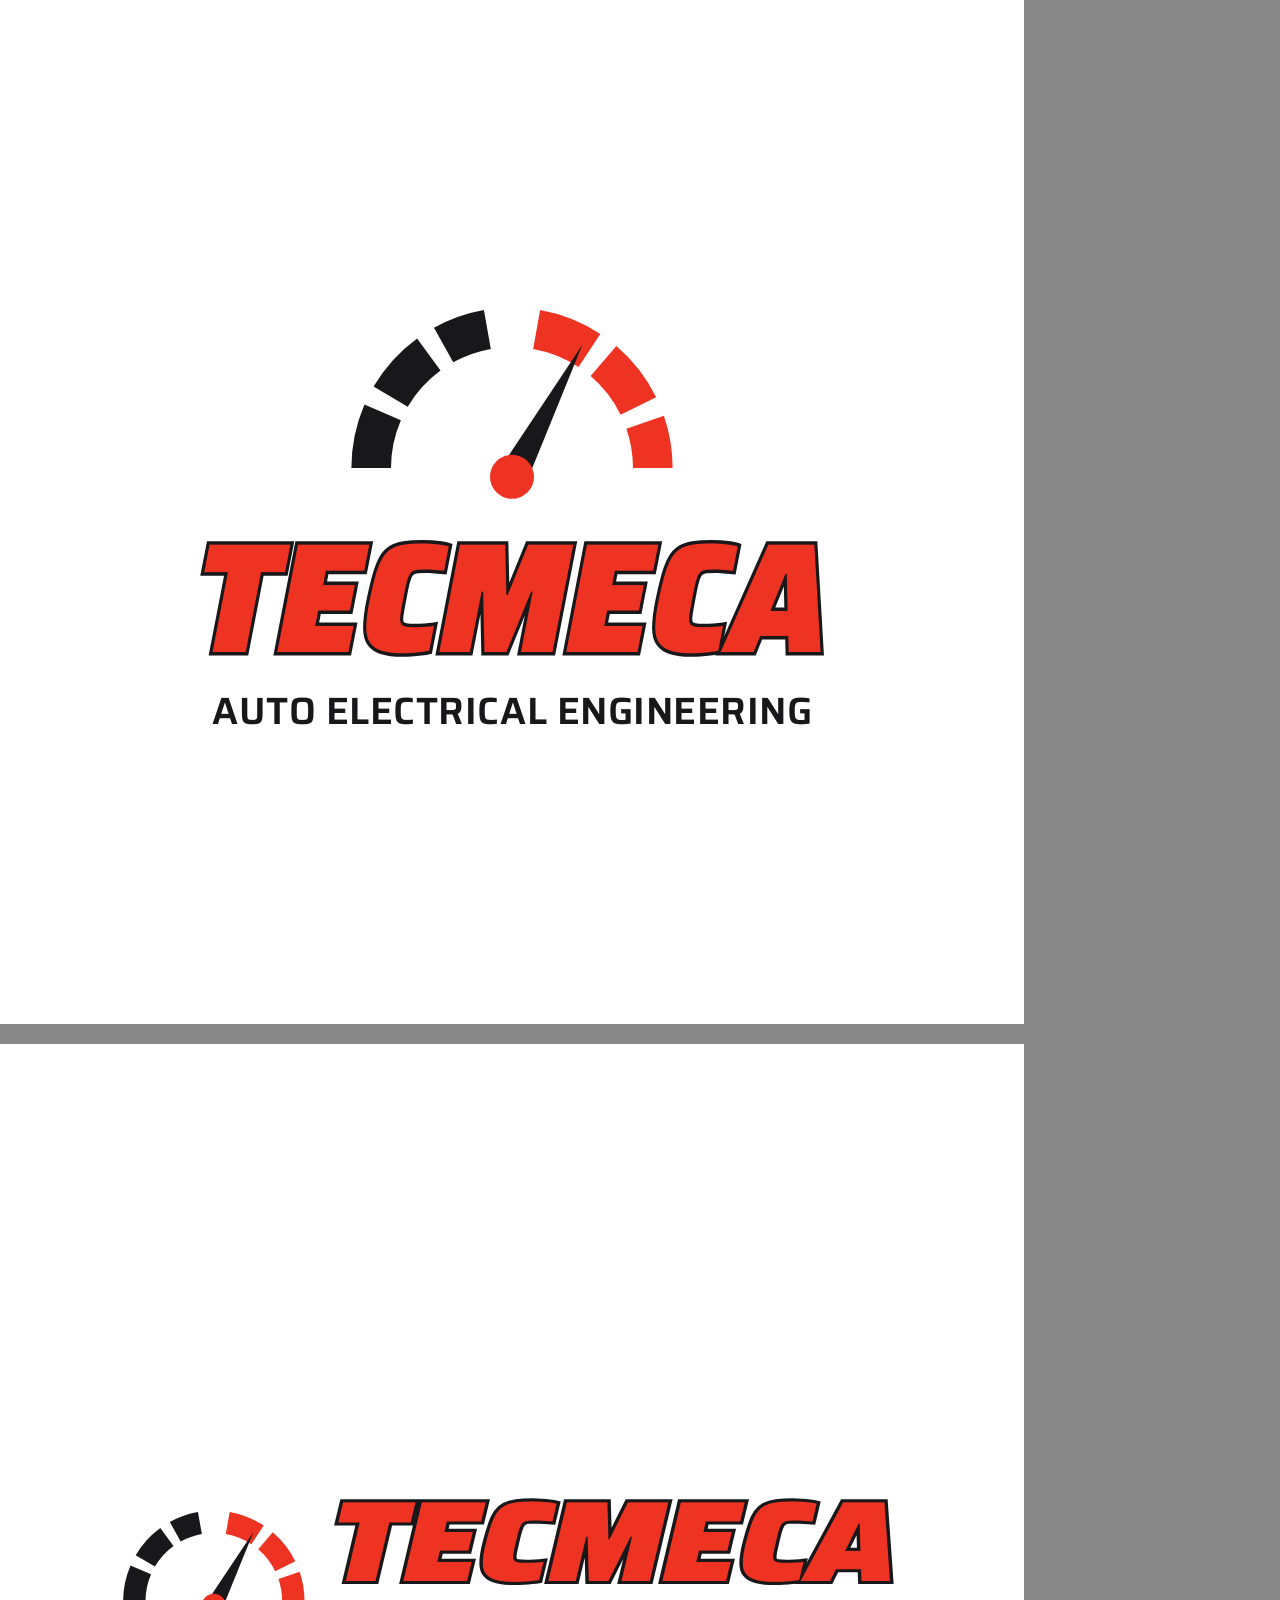
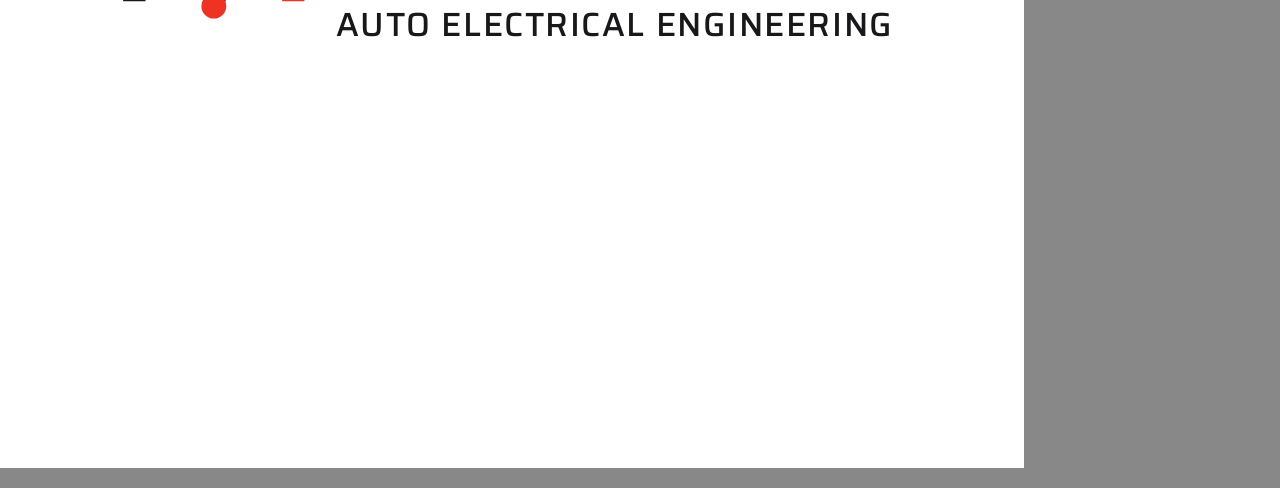
<file: campanas/logo/logo-fuente.html>
<!doctype html><html><head><meta charset="utf-8">
<link href="https://fonts.googleapis.com/css2?family=Saira:ital,wght@0,500..900;1,700..900&display=swap" rel="stylesheet">
<style>
body{margin:0;background:#888}
.sq{position:relative;width:1024px;height:1024px;background:#fff;display:grid;place-items:center;margin-bottom:20px}
.sq svg{display:block}
.guide{position:absolute;inset:0;border-radius:50%;outline:2px dashed rgba(0,0,0,.25);display:none}
.show .guide{display:block}
</style></head><body>
<!-- stacked: gauge mark over the wordmark, sized for Facebook's circular crop -->
<div class="sq" id="stack"><div class="guide"></div>
<svg width="680" height="560" viewBox="0 0 340 280">
  <g transform="translate(71 -14) scale(2.2)">
    <g fill="none" stroke-width="9"><path d="M13 60 A32 32 0 0 1 39.4 28.5" stroke="#18181b" stroke-dasharray="13 4"/><path d="M50.6 28.5 A32 32 0 0 1 77 60" stroke="#ee3322" stroke-dasharray="13 4"/></g>
    <path d="M41 62 L61 32 L48 64 Z" fill="#18181b"/><circle cx="45" cy="62" r="5" fill="#ee3322"/>
  </g>
  <text x="170" y="210" text-anchor="middle" font-family="Saira" font-weight="900" font-style="italic" font-size="78" fill="#ee3322" stroke="#18181b" stroke-width="3.5" paint-order="stroke" textLength="316" lengthAdjust="spacingAndGlyphs">TECMECA</text>
  <text x="170" y="246" text-anchor="middle" font-family="Saira" font-weight="600" font-size="19" fill="#18181b" textLength="300" lengthAdjust="spacing">AUTO ELECTRICAL ENGINEERING</text>
</svg></div>
<!-- horizontal: the site logo as is -->
<div class="sq" id="horiz"><div class="guide"></div>
<svg width="820" height="209" viewBox="0 0 330 84">
  <g fill="none" stroke-width="9"><path d="M13 60 A32 32 0 0 1 39.4 28.5" stroke="#18181b" stroke-dasharray="13 4"/><path d="M50.6 28.5 A32 32 0 0 1 77 60" stroke="#ee3322" stroke-dasharray="13 4"/></g>
  <path d="M41 62 L61 32 L48 64 Z" fill="#18181b"/><circle cx="45" cy="62" r="5" fill="#ee3322"/>
  <text x="92" y="52" font-family="Saira" font-weight="900" font-style="italic" font-size="46" fill="#ee3322" stroke="#18181b" stroke-width="2.5" paint-order="stroke" textLength="228" lengthAdjust="spacingAndGlyphs">TECMECA</text>
  <text x="94" y="74" font-family="Saira" font-weight="500" font-size="13.5" fill="#18181b" textLength="224" lengthAdjust="spacing">AUTO ELECTRICAL ENGINEERING</text>
</svg></div>
</body></html>
</file>
<file: css/site.css>
:root {
  --ink: #0b0b0c; --bg: #0d0d0f; --char: #141416; --char-2: #1a1a1d; --char-3: #222226;
  --paper: #f2f2f0; --white: #fff; --steel: #a7a7aa; --grey-d: #5c5c60;
  --red: #ee3322; --red-2: #ff5a3c; --red-d: #c4200f; --amber: #ffb347; --green: #22c55e; --wa: #25d366;
  --line: rgba(255,255,255,.1); --line-d: rgba(10,10,10,.1);
  --display: "Saira", "Arial Narrow", sans-serif;
  --sans: "Inter", "Helvetica Neue", Arial, sans-serif;
  --mono: "JetBrains Mono", ui-monospace, monospace;
  --ease: cubic-bezier(.22,1,.36,1);
  --gutter: clamp(16px, 4vw, 48px);
}
*, *::before, *::after { box-sizing: border-box; }
html { scroll-behavior: smooth; scroll-padding-top: 90px; -webkit-text-size-adjust: 100%; overflow-x: clip; }
body { margin: 0; font: 16px/1.6 var(--sans); color: #fff; background: var(--bg); -webkit-font-smoothing: antialiased; overflow-x: clip; }
img { display: block; max-width: 100%; height: auto; }
a { color: inherit; text-decoration: none; }
button, input, select, textarea { font: inherit; }
h1, h2, h3, h4 { margin: 0; font-family: var(--display); text-transform: uppercase; letter-spacing: -.02em; line-height: 1; }
p { margin: 0; }
.ic { width: 20px; height: 20px; fill: none; stroke: currentColor; stroke-width: 1.8; stroke-linecap: round; stroke-linejoin: round; flex: none; }
.ic--fill { fill: currentColor; stroke: none; }
.container { max-width: 1240px; margin: 0 auto; padding: 0 var(--gutter); }
.sr { position: absolute; width: 1px; height: 1px; overflow: hidden; clip: rect(0 0 0 0); white-space: nowrap; }
.skip { position: absolute; left: 12px; top: -60px; z-index: 200; padding: 10px 16px; border-radius: 10px; background: #fff; color: var(--ink); font-weight: 600; }
.skip:focus { top: 12px; }
:focus-visible { outline: 3px solid var(--red-2); outline-offset: 3px; }

/* ---------- buttons ---------- */
.btn { position: relative; display: inline-flex; align-items: center; justify-content: center; gap: 10px; height: 54px; padding: 0 24px; border-radius: 12px; border: 1px solid transparent; font: 700 14.5px/1 var(--display); letter-spacing: .07em; text-transform: uppercase; cursor: pointer; white-space: nowrap; overflow: hidden; isolation: isolate; transition: transform .35s var(--ease), box-shadow .35s, background .3s, color .3s, border-color .3s; }
.btn::before { content: ""; position: absolute; inset: 0; z-index: -1; background: linear-gradient(110deg, transparent 30%, rgba(255,255,255,.28) 50%, transparent 70%); transform: translateX(-120%); transition: transform .8s var(--ease); }
.btn:hover::before { transform: translateX(120%); }
.btn:hover { transform: translateY(-2px); }
.btn .ic { width: 18px; height: 18px; }
.btn--red { background: var(--red); color: #fff; box-shadow: 0 14px 34px -14px rgba(238,51,34,.95); }
.btn--red:hover { box-shadow: 0 18px 40px -12px rgba(238,51,34,1); }
.btn--wa { background: var(--wa); color: #06301a; }
.btn--ghost { color: #fff; border-color: rgba(255,255,255,.3); }
.btn--ghost:hover { border-color: #fff; }
.btn--white { background: #fff; color: var(--ink); }
.btn--sm { height: 42px; padding: 0 16px; font-size: 13px; border-radius: 10px; }
.btn--block { width: 100%; }

/* ---------- nav ---------- */
.nav { position: sticky; top: 0; z-index: 50; background: rgba(13,13,15,.82); backdrop-filter: blur(14px) saturate(1.3); -webkit-backdrop-filter: blur(14px) saturate(1.3); border-bottom: 1px solid var(--line); transition: background .3s, box-shadow .3s; }
.nav.is-scrolled { background: rgba(13,13,15,.95); box-shadow: 0 10px 30px -20px rgba(0,0,0,.9); }
.nav .container { display: flex; align-items: center; gap: 22px; height: 76px; }
.brand { display: flex; align-items: center; margin-right: auto; }
.brand svg { height: 48px; width: auto; }
.nav__links { display: flex; gap: 4px; }
.nav__links a { font: 600 13px var(--display); letter-spacing: .08em; text-transform: uppercase; color: rgba(255,255,255,.75); padding: 10px 12px; border-radius: 8px; transition: color .25s, background .25s; }
.nav__links a:hover, .nav__links a.is-active { color: #fff; background: rgba(255,255,255,.06); }
.lang { display: inline-flex; padding: 3px; border-radius: 999px; border: 1px solid var(--line); }
.lang button { font: 700 12px var(--display); letter-spacing: .06em; padding: 6px 10px; border: 0; border-radius: 999px; background: transparent; color: var(--steel); cursor: pointer; }
.lang button.is-on { background: #fff; color: var(--ink); }
.burger { display: none; width: 46px; height: 46px; border-radius: 12px; border: 0; background: rgba(255,255,255,.07); cursor: pointer; place-content: center; gap: 5px; padding: 0; }
.burger i { display: block; width: 20px; height: 2px; border-radius: 2px; background: #fff; transition: transform .35s var(--ease), opacity .2s; }
.burger i:last-child { width: 13px; margin-left: 7px; background: var(--red); }
.menu-open .burger i:nth-child(1) { transform: translateY(7px) rotate(45deg); }
.menu-open .burger i:nth-child(2) { opacity: 0; }
.menu-open .burger i:nth-child(3) { width: 20px; margin-left: 0; transform: translateY(-7px) rotate(-45deg); }
.mmenu { position: fixed; inset: 0; z-index: 45; padding: 130px var(--gutter) 40px; background: rgba(11,11,12,.97); display: flex; flex-direction: column; gap: 6px; clip-path: circle(0 at calc(100% - 40px) 60px); transition: clip-path .6s var(--ease); visibility: hidden; }
.menu-open .mmenu { clip-path: circle(150% at calc(100% - 40px) 60px); visibility: visible; }
.mmenu > a:not(.btn) { font: 900 italic 38px/1.15 var(--display); text-transform: uppercase; letter-spacing: -.02em; padding: 6px 0; border-bottom: 1px solid var(--line); opacity: 0; transform: translateY(20px); transition: opacity .4s, transform .5s var(--ease); }
.menu-open .mmenu > a:not(.btn) { opacity: 1; transform: none; }
.menu-open .mmenu a:nth-child(2) { transition-delay: .05s; } .menu-open .mmenu a:nth-child(3) { transition-delay: .1s; } .menu-open .mmenu a:nth-child(4) { transition-delay: .15s; } .menu-open .mmenu a:nth-child(5) { transition-delay: .2s; } .menu-open .mmenu a:nth-child(6) { transition-delay: .25s; }
.mmenu .btn { margin-top: 24px; }

/* ---------- hero ---------- */
.hero { position: relative; overflow: hidden; padding: clamp(50px, 7vw, 90px) 0 clamp(60px, 7vw, 90px); background: radial-gradient(ellipse at 80% 35%, rgba(238,51,34,.2), transparent 55%), var(--bg); }
.hero__grid { position: absolute; inset: 0; overflow: hidden; mask-image: radial-gradient(ellipse at 65% 40%, #000 15%, transparent 70%); -webkit-mask-image: radial-gradient(ellipse at 65% 40%, #000 15%, transparent 70%); pointer-events: none; }
.hero__grid::before { content: ""; position: absolute; inset: -56px 0 0 -56px; background-image: linear-gradient(rgba(255,255,255,.04) 1px, transparent 1px), linear-gradient(90deg, rgba(255,255,255,.04) 1px, transparent 1px); background-size: 56px 56px; will-change: transform; animation: gridMove 20s linear infinite; }
@keyframes gridMove { to { transform: translate(56px, 56px); } }
.circuit { position: absolute; inset: 0; width: 100%; height: 100%; pointer-events: none; }
.circuit .trace { fill: none; stroke: rgba(255,255,255,.06); stroke-width: 1.5; }
.circuit .pulse { fill: none; stroke: var(--red); stroke-width: 2.5; stroke-linecap: round; stroke-dasharray: 70 1500; animation: current 6s linear infinite; animation-delay: var(--d, 0s); }
.circuit .pulse--glow { stroke-width: 9; opacity: .25; }
@keyframes current { from { stroke-dashoffset: 1570; } to { stroke-dashoffset: 0; } }
.hero .container { position: relative; display: grid; grid-template-columns: 1.1fr 1fr; gap: 40px; align-items: center; }
.chip { display: inline-flex; align-items: center; gap: 8px; padding: 7px 14px 7px 7px; border-radius: 999px; background: rgba(238,51,34,.12); border: 1px solid rgba(238,51,34,.35); font-size: 13px; font-weight: 600; color: #ffb4a8; margin-bottom: 22px; }
.chip b { width: 24px; height: 24px; border-radius: 50%; background: var(--red); display: grid; place-items: center; color: #fff; }
.chip .ic { width: 13px; height: 13px; }
.hero h1 { font-weight: 900; font-size: clamp(44px, 6.4vw, 84px); line-height: .92; letter-spacing: -.04em; margin-bottom: 22px; }
.hero h1 em { font-style: italic; color: var(--red); text-shadow: 0 0 50px rgba(238,51,34,.4); }
.hero h1 .ln { display: block; overflow: hidden; padding-bottom: .05em; }
.hero h1 .ln > span { display: inline-block; transform: translateY(105%); animation: lineUp .9s var(--ease) forwards; animation-delay: calc(.05s + var(--i) * .09s); }
@keyframes lineUp { to { transform: none; } }
.hero__lead { font-size: clamp(16px, 1.5vw, 18px); color: rgba(255,255,255,.74); max-width: 540px; margin-bottom: 30px; }
.hero__btns { display: flex; flex-wrap: wrap; gap: 12px; margin-bottom: 36px; }
.trust { display: flex; flex-wrap: wrap; gap: 14px 26px; }
.trust div { display: flex; align-items: center; gap: 10px; font-size: 13.5px; color: rgba(255,255,255,.72); line-height: 1.3; }
.trust i { width: 40px; height: 40px; border-radius: 11px; display: grid; place-items: center; background: rgba(255,255,255,.06); color: var(--red); }
.trust b { display: block; color: #fff; font-size: 14.5px; }
.fade-up { opacity: 0; transform: translateY(26px); animation: fadeUp .9s var(--ease) forwards; animation-delay: var(--d, .3s); }
@keyframes fadeUp { to { opacity: 1; transform: none; } }

.visual { position: relative; height: clamp(380px, 42vw, 500px); }
.visual__gauge { position: absolute; left: 0; top: 8%; width: 62%; aspect-ratio: 1; }
.visual__gauge .needle { transform-origin: 150px 150px; transform: rotate(-120deg); animation: needle 1.4s cubic-bezier(.3,1.4,.5,1) .4s forwards, rev 4s ease-in-out 2.2s infinite; }
@keyframes needle { to { transform: rotate(30deg); } }
@keyframes rev { 0%, 100% { transform: rotate(30deg); } 10% { transform: rotate(78deg); } 20% { transform: rotate(18deg); } 30% { transform: rotate(40deg); } 42% { transform: rotate(30deg); } }
.visual__gauge .arc { stroke-dasharray: 620; stroke-dashoffset: 620; animation: arc 1.6s var(--ease) .4s forwards; }
@keyframes arc { to { stroke-dashoffset: 250; } }
.visual__img { position: absolute; right: 4%; top: 0; width: min(330px, 62%); height: 90%; border-radius: 22px; overflow: hidden; border: 1px solid rgba(255,255,255,.15); box-shadow: 0 40px 80px -30px rgba(0,0,0,.9); transform: rotate(3deg); animation: bob 7s ease-in-out infinite; }
.visual__img img { width: 100%; height: 100%; object-fit: cover; }
.visual__img::after { content: ""; position: absolute; left: 0; right: 0; height: 26%; top: -26%; background: linear-gradient(180deg, transparent, rgba(238,51,34,.38), transparent); animation: scan 3.4s linear infinite; }
@keyframes scan { to { top: 100%; } }
@keyframes bob { 0%, 100% { translate: 0 0; } 50% { translate: 0 -12px; } }
.hud { position: absolute; display: flex; align-items: center; gap: 12px; padding: 12px 16px; border-radius: 14px; background: rgba(22,22,25,.9); border: 1px solid rgba(255,255,255,.12); box-shadow: 0 24px 50px -20px rgba(0,0,0,.9); font-size: 13px; white-space: nowrap; animation: bob 5.5s ease-in-out infinite; animation-delay: var(--d, 0s); }
.hud i { width: 38px; height: 38px; border-radius: 10px; display: grid; place-items: center; background: rgba(34,197,94,.14); color: var(--green); }
.hud i.r { background: rgba(238,51,34,.15); color: var(--red); }
.hud b { display: block; font-size: 14px; }
.hud small { color: var(--steel); font-size: 12px; }
.hud--1 { left: 4%; top: 6%; }
.hud--2 { left: -2%; bottom: 14%; --d: -2s; }
.hud--3 { right: 0; bottom: 0; --d: -3.5s; }
.volt { display: flex; gap: 3px; margin-top: 4px; }
.volt span { width: 14px; height: 7px; border-radius: 2px; background: var(--green); }
.volt span:last-child { background: rgba(255,255,255,.15); }

/* ---------- marquee ---------- */
.marquee { overflow: hidden; background: var(--red); padding: 15px 0; border-block: 1px solid rgba(0,0,0,.2); }
.marquee__track { display: flex; width: max-content; will-change: transform; animation: marquee 40s linear infinite; }
.marquee span { display: inline-flex; align-items: center; gap: 40px; padding: 0 20px; font: 900 italic 22px var(--display); text-transform: uppercase; white-space: nowrap; }
.marquee span::after { content: ""; width: 13px; height: 13px; background: currentColor; clip-path: polygon(55% 0, 0 60%, 45% 60%, 35% 100%, 100% 40%, 55% 40%); }
@keyframes marquee { to { transform: translateX(-50%); } }

/* ---------- sections ---------- */
section { position: relative; padding: clamp(70px, 9vw, 120px) 0; }
.sec--alt { background: #111113; }
.sec--light { background: var(--paper); color: var(--ink); }
.eyebrow { display: inline-flex; align-items: center; gap: 10px; font: 500 12px var(--mono); letter-spacing: .16em; text-transform: uppercase; color: var(--red); margin-bottom: 14px; }
.eyebrow::before { content: ""; width: 24px; height: 2px; background: var(--red); }
.h2 { font-weight: 900; font-size: clamp(34px, 4.6vw, 58px); line-height: .95; letter-spacing: -.035em; margin-bottom: 14px; }
.h2 em { font-style: italic; color: var(--red); }
.sub { color: rgba(255,255,255,.64); max-width: 560px; font-size: 16.5px; }
.sec--light .sub { color: var(--grey-d); }
.head { display: flex; justify-content: space-between; align-items: end; gap: 30px; margin-bottom: 44px; }
.head--center { flex-direction: column; align-items: center; text-align: center; }

/* reveal */
.js .rv { opacity: 0; transform: translateY(30px); transition: opacity .8s var(--ease), transform .8s var(--ease); transition-delay: var(--d, 0s); }
.js .rv.is-in { opacity: 1; transform: none; }

/* brands */
.brands { padding: 30px 0 34px; background: #111113; border-bottom: 1px solid var(--line); }
.brands .container { display: grid; gap: 16px; justify-items: center; }
.brands small { font: 500 11px var(--mono); letter-spacing: .14em; text-transform: uppercase; color: var(--steel); }
.brands__grid { list-style: none; margin: 0; padding: 0; width: 100%; display: grid; grid-template-columns: repeat(6, 1fr); gap: 10px; }
.brands__grid li { display: flex; align-items: center; justify-content: center; gap: 10px; height: 58px; border-radius: 14px; background: rgba(255,255,255,.03); border: 1px solid var(--line); color: rgba(255,255,255,.5); transition: color .3s, border-color .3s, background .3s; }
.brands__grid li:hover { color: #fff; border-color: rgba(238,51,34,.45); background: rgba(238,51,34,.06); }
.brands__grid svg { width: 30px; height: 30px; flex: none; }
.brands__grid { grid-auto-flow: dense; }
.brands__grid li.is-wide { grid-column: span 2; }
.brands__grid svg.wide { width: 48px; transform: scale(1.5); }
.brands__grid span { font: 800 italic 16px var(--display); text-transform: uppercase; letter-spacing: .02em; }

/* services */
.svc { display: grid; grid-template-columns: repeat(4, 1fr); gap: 14px; }
.svc__card { position: relative; display: flex; flex-direction: column; padding: 26px 22px; border-radius: 18px; background: var(--char); border: 1px solid var(--line); overflow: hidden; transition: transform .45s var(--ease), border-color .35s, background .35s; }
.svc__card::after { content: ""; position: absolute; right: -50px; top: -50px; width: 140px; height: 140px; border-radius: 50%; background: radial-gradient(circle, rgba(238,51,34,.25), transparent 70%); transition: transform .6s var(--ease); }
.svc__card:hover { transform: translateY(-6px); border-color: rgba(238,51,34,.5); background: var(--char-2); }
.svc__card:hover::after { transform: scale(1.6); }
.svc__card i { width: 54px; height: 54px; border-radius: 15px; display: grid; place-items: center; background: rgba(238,51,34,.14); color: var(--red); margin-bottom: 20px; transition: background .35s, color .35s, transform .45s var(--ease); }
.svc__card:hover i { background: var(--red); color: #fff; transform: rotate(-8deg); }
.svc__card i .ic { width: 26px; height: 26px; }
.svc__card h3 { font-size: 19px; font-weight: 800; margin-bottom: 8px; line-height: 1.1; }
.svc__card p { color: rgba(255,255,255,.6); font-size: 14px; line-height: 1.55; margin-bottom: 18px; }
.svc__card--feat { grid-column: 1 / -1; display: grid; grid-template-columns: 64px 1fr auto; align-items: center; column-gap: 22px; border-color: rgba(238,51,34,.45); background: linear-gradient(100deg, rgba(238,51,34,.12), var(--char) 60%); }
.svc__card--feat i { width: 64px; height: 64px; margin: 0; background: var(--red); color: #fff; }
.svc__card--feat i .ic { width: 30px; height: 30px; }
.svc__card--feat h3 { font-size: 23px; }
.svc__card--feat p { margin-bottom: 0; max-width: 720px; }
.svc__card--feat button { margin: 0; align-self: center; }
.svc__tag { display: inline-block; margin-bottom: 8px; padding: 3px 9px; border-radius: 6px; background: var(--red); color: #fff; font: 700 11px var(--mono); letter-spacing: .14em; text-transform: uppercase; }
.svc__card button { margin-top: auto; align-self: flex-start; display: inline-flex; align-items: center; gap: 6px; padding: 0; border: 0; background: none; color: var(--red); font: 700 12.5px var(--display); letter-spacing: .08em; text-transform: uppercase; cursor: pointer; }
.svc__card button .ic { width: 15px; height: 15px; transition: transform .3s var(--ease); }
.svc__card button:hover .ic { transform: translateX(4px); }

/* steps */
.steps { display: grid; grid-template-columns: repeat(4, 1fr); position: relative; counter-reset: s; }
.steps::before { content: ""; position: absolute; left: 7%; right: 7%; top: 36px; height: 2px; background: repeating-linear-gradient(90deg, rgba(10,10,10,.22) 0 10px, transparent 10px 18px); }
.step { position: relative; text-align: center; padding: 0 16px; }
.step b { position: relative; display: grid; place-items: center; width: 72px; height: 72px; margin: 0 auto 18px; border-radius: 50%; background: #fff; border: 2px solid var(--ink); font: 900 italic 24px var(--display); transition: background .4s, color .4s, border-color .4s, transform .4s var(--ease); }
.step b .ic { width: 28px; height: 28px; }
.step.is-hot b { background: var(--red); border-color: var(--red); color: #fff; transform: scale(1.08); box-shadow: 0 16px 30px -12px rgba(238,51,34,.8); }
.step h3 { font-size: 19px; margin-bottom: 8px; }
.step p { color: var(--grey-d); font-size: 14.5px; }

/* symptoms */
.symp { display: grid; grid-template-columns: repeat(4, 1fr); gap: 14px; }
.symp div { padding: 24px 22px; border-radius: 18px; border: 1px solid var(--line); background: rgba(255,255,255,.02); }
.symp i { display: grid; place-items: center; width: 46px; height: 46px; border-radius: 12px; background: rgba(255,179,71,.12); color: var(--amber); margin-bottom: 16px; }
.symp h3 { font-size: 18px; margin-bottom: 6px; }
.symp p { color: rgba(255,255,255,.6); font-size: 14px; }

/* why */
.why { display: grid; grid-template-columns: repeat(4, 1fr); gap: 14px; }
.why div { padding: 26px 24px; border-radius: 18px; background: var(--char); border: 1px solid var(--line); }
.why b { display: block; font: 900 italic 42px/1 var(--display); color: var(--red); margin-bottom: 10px; letter-spacing: -.03em; }
.why h3 { font-size: 17px; margin-bottom: 6px; }
.why p { font-size: 14px; color: rgba(255,255,255,.62); }

/* area */
.area { display: grid; grid-template-columns: 1fr 1fr; gap: 50px; align-items: center; }
.radar { position: relative; aspect-ratio: 1; max-width: 460px; width: 100%; margin: 0 auto; border-radius: 50%; background: radial-gradient(circle, rgba(238,51,34,.14), transparent 65%); }
.radar::before, .radar::after { content: ""; position: absolute; inset: 0; border-radius: 50%; border: 1px solid rgba(255,255,255,.08); }
.radar::after { inset: 18%; }
.radar__ring { position: absolute; inset: 36%; border-radius: 50%; border: 1px solid rgba(255,255,255,.12); }
.radar__sweep { position: absolute; inset: 0; border-radius: 50%; background: conic-gradient(from 0deg, rgba(238,51,34,.45), transparent 22%); animation: spin 5s linear infinite; mask-image: radial-gradient(circle, #000 69%, transparent 70%); -webkit-mask-image: radial-gradient(circle, #000 69%, transparent 70%); }
@keyframes spin { to { transform: rotate(360deg); } }
.radar__van { position: absolute; left: 50%; top: 50%; width: 76px; height: 76px; margin: -38px 0 0 -38px; border-radius: 50%; background: var(--red); display: grid; place-items: center; box-shadow: 0 0 0 10px rgba(238,51,34,.2), 0 0 0 22px rgba(238,51,34,.08); }
.radar__van .ic { width: 34px; height: 34px; color: #fff; }
.radar__dot { position: absolute; display: flex; align-items: center; gap: 6px; font: 600 12px var(--sans); color: rgba(255,255,255,.85); white-space: nowrap; }
.radar__dot::before { content: ""; width: 9px; height: 9px; border-radius: 50%; background: #fff; box-shadow: 0 0 0 4px rgba(255,255,255,.15); }
.cities { display: flex; flex-wrap: wrap; gap: 8px; margin: 22px 0 26px; }
.cities span { padding: 8px 14px; border-radius: 999px; background: rgba(255,255,255,.05); border: 1px solid var(--line); font-size: 14px; }

/* booking */
.book { display: grid; grid-template-columns: 1fr 1.25fr; gap: 40px; align-items: start; }
.book__info .ticks { margin-top: 22px; }
.ticks { list-style: none; margin: 0; padding: 0; display: grid; gap: 12px; }
.ticks li { display: grid; grid-template-columns: 24px 1fr; gap: 10px; font-size: 15px; color: rgba(255,255,255,.8); }
.ticks li::before { content: ""; width: 20px; height: 20px; margin-top: 1px; border-radius: 6px; background: var(--red) url("data:image/svg+xml,%3Csvg xmlns='http://www.w3.org/2000/svg' viewBox='0 0 24 24' fill='none' stroke='white' stroke-width='3.5' stroke-linecap='round' stroke-linejoin='round'%3E%3Cpath d='M20 6 9 17l-5-5'/%3E%3C/svg%3E") center/12px no-repeat; }
.contact-card { display: flex; align-items: center; gap: 16px; margin-top: 28px; padding: 18px; border-radius: 18px; background: var(--char); border: 1px solid var(--line); }
.contact-card .avatar { width: 54px; height: 54px; border-radius: 50%; display: grid; place-items: center; background: var(--red); font: 800 18px var(--display); flex: none; }
.contact-card small { display: block; color: var(--steel); font-size: 12px; text-transform: uppercase; letter-spacing: .08em; }
.contact-card b { font-size: 17px; }
.contact-card__btns { margin-left: auto; display: flex; gap: 8px; }
.icon-btn { width: 44px; height: 44px; border-radius: 12px; display: grid; place-items: center; background: rgba(255,255,255,.07); transition: background .3s; }
.icon-btn:hover { background: rgba(255,255,255,.15); }
.icon-btn--wa { background: var(--wa); color: #06301a; }
.icon-btn--wa:hover { background: #1fb457; }
.form { padding: clamp(22px, 3vw, 34px); border-radius: 22px; background: var(--char); border: 1px solid var(--line); box-shadow: 0 40px 80px -50px rgba(0,0,0,.9); }
.form h3 { font-size: 24px; margin-bottom: 6px; }
.form > p { color: var(--steel); font-size: 14px; margin-bottom: 22px; }
.grid2 { display: grid; grid-template-columns: 1fr 1fr; gap: 14px; }
.grid3 { display: grid; grid-template-columns: .8fr 1fr 1fr; gap: 14px; }
.field { display: grid; gap: 6px; margin-bottom: 14px; }
.field label, .field__label { font-size: 12.5px; font-weight: 600; color: rgba(255,255,255,.75); letter-spacing: .02em; }
.field input, .field select, .field textarea { width: 100%; height: 50px; padding: 0 14px; border-radius: 12px; border: 1px solid rgba(255,255,255,.14); background: #0f0f11; color: #fff; outline: none; transition: border-color .25s, box-shadow .25s; }
.field textarea { height: 96px; padding: 12px 14px; resize: vertical; }
.field select { appearance: none; background-image: url("data:image/svg+xml,%3Csvg xmlns='http://www.w3.org/2000/svg' viewBox='0 0 24 24' fill='none' stroke='%23a7a7aa' stroke-width='2'%3E%3Cpath d='m6 9 6 6 6-6'/%3E%3C/svg%3E"); background-repeat: no-repeat; background-position: right 12px center; background-size: 18px; padding-right: 40px; }
.field input:focus, .field select:focus, .field textarea:focus { border-color: var(--red); box-shadow: 0 0 0 4px rgba(238,51,34,.15); }
.field input::placeholder, .field textarea::placeholder { color: rgba(255,255,255,.35); }
.field input[type=date] { color-scheme: dark; }
.field.has-error input, .field.has-error select { border-color: #ff6b5b; }
.chips { display: flex; flex-wrap: wrap; gap: 8px; }
.chips label { cursor: pointer; }
.chips input { position: absolute; opacity: 0; pointer-events: none; }
.chips span { display: inline-flex; padding: 10px 14px; border-radius: 10px; border: 1px solid rgba(255,255,255,.14); font-size: 13.5px; font-weight: 600; transition: background .25s, border-color .25s, color .25s; }
.chips input:checked + span { background: #fff; color: var(--ink); border-color: #fff; }
.chips input:focus-visible + span { outline: 3px solid var(--red-2); outline-offset: 2px; }
.send__label { display: block; margin: 4px 0 8px; }
.send { display: grid; grid-template-columns: 1fr 1fr; gap: 10px; }
.send .btn { padding: 0 14px; }
.form__note { display: flex; align-items: center; gap: 8px; justify-content: center; margin-top: 12px; font-size: 13px; color: var(--steel); }
.form__note .ic { width: 16px; height: 16px; color: var(--wa); }
.form__ok { margin-top: 12px; text-align: center; font-weight: 600; color: #6ee7a0; }

/* faq */
.faq { max-width: 860px; margin: 0 auto; display: grid; gap: 10px; }
.faq details { border-radius: 16px; background: #fff; border: 1px solid var(--line-d); overflow: hidden; }
.faq summary { display: flex; justify-content: space-between; align-items: center; gap: 16px; padding: 20px 22px; font-weight: 600; font-size: 16px; cursor: pointer; list-style: none; }
.faq summary::-webkit-details-marker { display: none; }
.faq summary::after { content: "+"; flex: none; width: 32px; height: 32px; border-radius: 50%; display: grid; place-items: center; background: var(--paper); color: var(--red); font-size: 22px; font-weight: 400; transition: transform .35s var(--ease), background .3s, color .3s; }
.faq details[open] summary::after { transform: rotate(45deg); background: var(--red); color: #fff; }
.faq details p { padding: 0 22px 20px; color: var(--grey-d); font-size: 15px; }

/* cta */
.cta { position: relative; display: flex; justify-content: space-between; align-items: center; gap: 30px; padding: clamp(30px, 4vw, 50px); border-radius: 26px; background: linear-gradient(120deg, var(--red), #b51a0b); overflow: hidden; }
.cta::after { content: ""; position: absolute; right: -70px; top: -90px; width: 320px; height: 320px; border-radius: 50%; border: 44px solid rgba(255,255,255,.08); }
.cta h2 { position: relative; font-weight: 900; font-size: clamp(28px, 3.6vw, 44px); line-height: .95; letter-spacing: -.03em; max-width: 620px; }
.cta div { position: relative; z-index: 1; display: flex; flex-wrap: wrap; gap: 12px; }

/* footer */
.foot { padding: 60px 0 26px; background: #08080a; border-top: 1px solid var(--line); }
.foot__grid { display: grid; grid-template-columns: 1.5fr 1fr 1fr 1fr; gap: 30px; margin-bottom: 40px; }
.foot h4 { font-size: 14px; letter-spacing: .08em; margin-bottom: 14px; }
.foot ul { list-style: none; margin: 0; padding: 0; display: grid; gap: 9px; color: rgba(255,255,255,.6); font-size: 14px; }
.foot ul a:hover { color: #fff; }
.foot p { color: rgba(255,255,255,.6); font-size: 14px; margin-top: 14px; max-width: 320px; }
.foot__row { display: flex; flex-wrap: wrap; justify-content: space-between; gap: 10px; padding-top: 20px; border-top: 1px solid var(--line); font-size: 13px; color: rgba(255,255,255,.45); }
.foot__row a { color: rgba(255,255,255,.75); border-bottom: 1px solid rgba(255,255,255,.25); }

/* floating */
.fab { position: fixed; right: 20px; bottom: 20px; z-index: 40; width: 60px; height: 60px; border-radius: 50%; display: grid; place-items: center; background: var(--wa); color: #fff; box-shadow: 0 14px 30px -8px rgba(37,211,102,.7); animation: fab 2.6s ease-in-out infinite; }
.fab .ic { width: 30px; height: 30px; }
@keyframes fab { 0%, 100% { transform: scale(1); } 50% { transform: scale(1.08); } }
.dock { display: none; position: fixed; left: 10px; right: 10px; bottom: 10px; z-index: 40; grid-template-columns: 1fr 1fr 1fr 1.2fr; gap: 6px; padding: 8px; border-radius: 20px; background: rgba(22,22,25,.95); border: 1px solid rgba(255,255,255,.12); backdrop-filter: blur(10px); -webkit-backdrop-filter: blur(10px); box-shadow: 0 20px 40px -10px rgba(0,0,0,.7); }
.dock a { display: grid; justify-items: center; gap: 3px; padding: 8px 0; border-radius: 14px; font: 700 11.5px var(--display); letter-spacing: .06em; text-transform: uppercase; }
.dock .ic { width: 22px; height: 22px; }
.dock a:nth-child(3) { color: var(--wa); }
.dock a:last-child { background: var(--red); }

/* ---------- responsive ---------- */
@media (max-width: 1080px) {
  .nav__links { display: none; }
  .burger { display: grid; }
  .nav .btn { display: none; }
  .svc, .symp, .why { grid-template-columns: 1fr 1fr; }
  .brands__grid { grid-template-columns: repeat(4, 1fr); }
  .svc__card--feat { grid-template-columns: 64px 1fr; row-gap: 14px; }
  .svc__card--feat button { grid-column: 2; justify-self: start; }
  .foot__grid { grid-template-columns: 1fr 1fr; }
}
@media (max-width: 880px) {
  .hero .container { grid-template-columns: 1fr; }
  .visual { max-width: 460px; width: 100%; margin: 10px auto 0; height: 420px; }
  .head { flex-direction: column; align-items: flex-start; }
  .head--center { align-items: center; }
  .steps { grid-template-columns: 1fr 1fr; row-gap: 34px; }
  .steps::before { display: none; }
  .area, .book { grid-template-columns: 1fr; }
  .cta { flex-direction: column; align-items: flex-start; }
}
@media (max-width: 640px) {
  .brand svg { height: 40px; }
  .svc { grid-template-columns: 1fr; gap: 10px; }
  .svc__card { display: grid; grid-template-columns: 50px 1fr; column-gap: 16px; padding: 18px; align-items: start; }
  .svc__card i { width: 50px; height: 50px; margin: 0; grid-row: span 3; }
  .svc__card h3 { font-size: 17px; margin-bottom: 4px; }
  .svc__card p { margin-bottom: 10px; font-size: 13.5px; }
  .svc__card--feat { row-gap: 0; }
  .svc__card--feat h3 { font-size: 18px; }
  .svc__card--feat p { margin-bottom: 10px; }
  .brands__grid { grid-template-columns: repeat(3, 1fr); gap: 8px; }
  .brands__grid li { flex-direction: column; gap: 5px; height: 66px; }
  .brands__grid span { font-size: 12.5px; }
  .symp, .why { grid-template-columns: 1fr 1fr; gap: 10px; }
  .symp div, .why div { padding: 18px 16px; }
  .symp h3, .why h3 { font-size: 15px; }
  .symp p, .why p { font-size: 13px; }
  .why b { font-size: 32px; }
  .steps { grid-template-columns: 1fr; row-gap: 0; text-align: left; }
  .step { display: grid; grid-template-columns: 64px 1fr; column-gap: 16px; text-align: left; padding: 14px 0; }
  .step b { width: 60px; height: 60px; margin: 0; grid-row: span 2; }
  .step h3 { align-self: end; }
  .radar__dot { font-size: 11px; }
  .h2 { font-size: clamp(32px, 9vw, 40px); }
  .visual { height: 360px; }
  .grid2, .grid3 { grid-template-columns: 1fr; gap: 0; }
  .foot__grid { grid-template-columns: 1fr; }
  .fab { display: none; }
  .dock { display: grid; }
  body { padding-bottom: 86px; }
  .hud--2 { left: 0; }
  .hero__btns .btn { flex: 1 1 100%; }
  .contact-card { flex-wrap: wrap; }
  .contact-card__btns { margin-left: 0; }
  .send { grid-template-columns: 1fr; }
  .marquee span { font-size: 18px; }
}
@media (prefers-reduced-motion: reduce) {
  *, *::before, *::after { animation-duration: .001ms !important; animation-delay: 0s !important; animation-iteration-count: 1 !important; transition-duration: .001ms !important; }
  .js .rv { opacity: 1; transform: none; }
  .marquee__track { animation: none !important; }
}
</file>
<file: propuesta/styles.css>
:root {
  --ink: #0b0b0c; --char: #141416; --char-2: #1c1c1f; --char-3: #26262a;
  --paper: #f2f2f0; --white: #fff; --grey: #8b8b8f; --grey-d: #5c5c60; --steel: #a7a7aa;
  --red: #ee3322; --red-2: #ff5a3c; --red-d: #c4200f; --amber: #ffb347; --green: #22c55e;
  --line: rgba(10,10,10,.12); --line-l: rgba(255,255,255,.12);
  --display: "Saira", "Arial Narrow", sans-serif;
  --sans: "Inter", "Helvetica Neue", Arial, sans-serif;
  --mono: "JetBrains Mono", ui-monospace, monospace;
  --ease: cubic-bezier(.22,1,.36,1); --ease-io: cubic-bezier(.76,0,.24,1);
  --gutter: clamp(16px, 3.4vw, 56px); --radius: 14px;
}
*, *::before, *::after { box-sizing: border-box; }
html { scroll-behavior: smooth; -webkit-text-size-adjust: 100%; overflow-x: clip; }
body { margin: 0; font-family: var(--sans); font-size: 16px; line-height: 1.6; color: var(--white); background: var(--ink); -webkit-font-smoothing: antialiased; overflow-x: clip; }
body.is-loading { overflow: hidden; }
img { display: block; max-width: 100%; height: auto; }
a { color: inherit; text-decoration: none; }
button { font-family: inherit; }
.ic { width: 20px; height: 20px; fill: none; stroke: currentColor; stroke-width: 1.8; stroke-linecap: round; stroke-linejoin: round; flex: none; }
.container { max-width: 1280px; margin: 0 auto; padding: 0 var(--gutter); }
section { position: relative; padding: clamp(90px, 11vw, 160px) 0; }
.label { display: inline-flex; align-items: center; gap: 10px; margin: 0 0 22px; font: 500 12.5px var(--mono); letter-spacing: .14em; text-transform: uppercase; color: var(--steel); }
.label::before { content: ""; width: 26px; height: 2px; background: var(--red); }
.h2 { font-family: var(--display); font-weight: 800; font-size: clamp(40px, 5.6vw, 84px); line-height: .94; letter-spacing: -.035em; margin: 0 0 24px; text-transform: uppercase; }
.h2 em { font-style: italic; color: var(--red); }
.sub { color: rgba(255,255,255,.66); font-size: 18px; max-width: 62ch; margin: 0; }
.light { background: var(--paper); color: var(--ink); }
.light .sub { color: var(--grey-d); }
.light .label { color: var(--grey-d); }

/* ---------- preloader ---------- */
.loader { position: fixed; inset: 0; z-index: 200; display: grid; place-items: center; background: var(--ink); }
.loader__gauge { width: min(340px, 70vw); }
.loader__gauge .arc-bg { fill: none; stroke: rgba(255,255,255,.08); stroke-width: 16; }
.loader__gauge .arc { fill: none; stroke: url(#lg); stroke-width: 16; stroke-linecap: round; stroke-dasharray: 471; stroke-dashoffset: 471; }
.loader__gauge .tick { stroke: rgba(255,255,255,.35); stroke-width: 2; }
.loader__gauge .needle { transform-origin: 160px 170px; transform: rotate(-120deg); }
.loader__num { margin-top: -54px; text-align: center; font: 800 italic 54px/1 var(--display); letter-spacing: -.03em; }
.loader__num small { font-size: 18px; color: var(--steel); margin-left: 2px; }
.loader__txt { margin-top: 10px; text-align: center; font: 500 12px var(--mono); letter-spacing: .2em; text-transform: uppercase; color: var(--steel); }
.loader__curtain { position: absolute; inset: 0; display: grid; grid-template-columns: 1fr 1fr; pointer-events: none; }
.loader__curtain i { background: var(--red); transform: scaleY(0); }
.loader.is-out .loader__curtain i { animation: curtain 1.1s var(--ease-io) forwards; }
.loader.is-out .loader__curtain i:last-child { animation-delay: .08s; }
@keyframes curtain { 0% { transform: scaleY(0); transform-origin: bottom; } 45% { transform: scaleY(1); transform-origin: bottom; } 55% { transform: scaleY(1); transform-origin: top; } 100% { transform: scaleY(0); transform-origin: top; } }
.loader.is-out .loader__inner { animation: fadeOut .4s ease forwards; }
@keyframes fadeOut { to { opacity: 0; transform: scale(.94); } }
.loader.is-gone, .intro-seen .loader { display: none; }

/* ---------- cursor + progress ---------- */
.cursor { position: fixed; z-index: 150; left: 0; top: 0; width: 8px; height: 8px; margin: -4px 0 0 -4px; border-radius: 50%; background: var(--red); pointer-events: none; opacity: 0; }
.cursor-ring { position: fixed; z-index: 150; left: 0; top: 0; width: 40px; height: 40px; margin: -20px 0 0 -20px; border-radius: 50%; border: 1.5px solid rgba(238,51,34,.7); pointer-events: none; opacity: 0; transition: width .35s var(--ease), height .35s var(--ease), margin .35s var(--ease), background .35s, border-color .35s; display: grid; place-items: center; font: 600 10px var(--mono); letter-spacing: .1em; color: #fff; text-transform: uppercase; }
.cursor.is-on, .cursor-ring.is-on { opacity: 1; }
.cursor-ring.is-hover { width: 70px; height: 70px; margin: -35px 0 0 -35px; background: rgba(238,51,34,.16); border-color: var(--red); }
.cursor-ring.is-drag { width: 84px; height: 84px; margin: -42px 0 0 -42px; background: var(--red); border-color: var(--red); }
@media (hover: none), (max-width: 900px) { .cursor, .cursor-ring { display: none; } }
.volt { position: fixed; z-index: 120; left: 0; top: 0; height: 3px; width: 100%; transform-origin: left; transform: scaleX(0); background: linear-gradient(90deg, var(--red-d), var(--red), var(--amber)); box-shadow: 0 0 12px var(--red); }

/* ---------- buttons ---------- */
.btn { position: relative; display: inline-flex; align-items: center; justify-content: center; gap: 12px; height: 56px; padding: 0 26px; border-radius: 999px; border: 1px solid transparent; font: 700 15px/1 var(--display); letter-spacing: .04em; text-transform: uppercase; cursor: pointer; overflow: hidden; isolation: isolate; transition: color .5s var(--ease), border-color .5s, transform .4s var(--ease), box-shadow .4s; }
.btn::before { content: ""; position: absolute; left: 50%; top: 100%; width: 170%; aspect-ratio: 1; border-radius: 50%; background: var(--fill); transform: translate(-50%, 0) scale(0); z-index: -1; transition: transform .7s var(--ease-io); }
.btn:hover::before, .btn:focus-visible::before { transform: translate(-50%, -50%) scale(1); }
.btn .ic { width: 18px; height: 18px; }
.btn--red { background: var(--red); color: #fff; --fill: var(--red-d); box-shadow: 0 14px 40px -14px rgba(238,51,34,.9); }
.btn--light { background: #fff; color: var(--ink); --fill: #dcdcdc; }
.btn--outline { color: #fff; border-color: rgba(255,255,255,.35); --fill: #fff; }
.btn--outline:hover { color: var(--ink); }
.btn--dark { background: var(--ink); color: #fff; --fill: #2c2c2c; }
.btn--wa { background: #25d366; color: #06301a; --fill: #1fb457; }
.btn--wa svg { width: 20px; height: 20px; fill: currentColor; }
.btn[disabled] { opacity: .45; cursor: not-allowed; }

/* ---------- top bar ---------- */
.bar { position: fixed; inset: 0 0 auto 0; z-index: 100; height: 72px; display: flex; align-items: center; gap: 14px; padding: 0 var(--gutter); transition: background .4s, box-shadow .4s, transform .5s var(--ease); }
.bar.is-solid { background: rgba(11,11,12,.86); backdrop-filter: blur(14px) saturate(1.4); -webkit-backdrop-filter: blur(14px) saturate(1.4); box-shadow: 0 1px 0 rgba(255,255,255,.08); }
.bar__brand { display: flex; align-items: center; gap: 14px; margin-right: auto; font-weight: 600; font-size: 14px; }
.bar__brand svg { height: 38px; width: auto; }
.bar__brand span { padding-left: 14px; border-left: 1px solid rgba(255,255,255,.3); line-height: 1.25; }
.bar__brand small { display: block; font-weight: 400; color: rgba(255,255,255,.55); font-size: 12px; }
.bar__nav { display: flex; gap: 4px; margin-right: 8px; }
.bar__nav a { font: 600 13px var(--display); letter-spacing: .06em; text-transform: uppercase; padding: 9px 13px; border-radius: 999px; color: rgba(255,255,255,.7); transition: color .3s, background .3s; }
.bar__nav a:hover, .bar__nav a.is-active { color: #fff; background: rgba(255,255,255,.08); }
.bar__btn { font: 700 13px var(--display); letter-spacing: .06em; text-transform: uppercase; padding: 11px 18px; border-radius: 999px; border: 0; cursor: pointer; }
.bar__btn--ghost { background: transparent; color: #fff; border: 1px solid rgba(255,255,255,.3); }
.bar__btn--red { background: var(--red); color: #fff; }

/* ---------- hero ---------- */
.hero { min-height: 100vh; min-height: 100svh; padding: 130px 0 60px; overflow: hidden; display: flex; align-items: flex-end; background: radial-gradient(ellipse at 75% 40%, rgba(238,51,34,.16), transparent 55%), var(--ink); }
.hero__grid { position: absolute; inset: 0; overflow: hidden; mask-image: radial-gradient(ellipse at 60% 40%, #000 10%, transparent 70%); -webkit-mask-image: radial-gradient(ellipse at 60% 40%, #000 10%, transparent 70%); }
.hero__grid::before { content: ""; position: absolute; inset: -64px 0 0 -64px; will-change: transform; animation: gridMove 20s linear infinite; background-image: linear-gradient(rgba(255,255,255,.04) 1px, transparent 1px), linear-gradient(90deg, rgba(255,255,255,.04) 1px, transparent 1px); background-size: 64px 64px; }
@keyframes gridMove { to { transform: translate(64px, 64px); } }
.circuit { position: absolute; inset: 0; width: 100%; height: 100%; pointer-events: none; }
.circuit .trace { fill: none; stroke: rgba(255,255,255,.07); stroke-width: 1.5; }
.circuit .pulse { fill: none; stroke: var(--red); stroke-width: 2.5; stroke-linecap: round; stroke-dasharray: 70 1500; animation: current 5.5s linear infinite; animation-delay: var(--d, 0s); }
.circuit .node { fill: var(--ink); stroke: rgba(255,255,255,.22); stroke-width: 1.5; }
@keyframes current { from { stroke-dashoffset: 1570; } to { stroke-dashoffset: 0; } }
#sparks { position: absolute; inset: 0; width: 100%; height: 100%; pointer-events: none; z-index: 1; }
.hero .container { position: relative; z-index: 2; width: 100%; }
.hero__cols { display: grid; grid-template-columns: 1.25fr 1fr; gap: 40px; align-items: center; }
.hero__kicker { display: inline-flex; align-items: center; gap: 10px; padding: 8px 14px 8px 8px; border-radius: 999px; border: 1px solid var(--line-l); background: rgba(255,255,255,.04); font: 500 12.5px var(--mono); letter-spacing: .08em; text-transform: uppercase; color: rgba(255,255,255,.75); margin-bottom: 26px; }
.hero__kicker b { padding: 4px 10px; border-radius: 999px; background: var(--red); color: #fff; font-weight: 500; }
.hero h1 { margin: 0 0 26px; font-family: var(--display); font-weight: 900; font-size: clamp(46px, 6.2vw, 104px); line-height: .88; letter-spacing: -.045em; text-transform: uppercase; }
.hero h1 .ln { display: block; overflow: hidden; padding-bottom: .04em; }
.hero h1 .ln > span { display: inline-block; transform: translateY(110%) skewY(6deg); }
.hero h1 em { font-style: italic; color: var(--red); text-shadow: 0 0 60px rgba(238,51,34,.45); }
.is-ready .hero h1 .ln > span { animation: lineUp .9s var(--ease) forwards; animation-delay: calc(var(--i) * .08s); }
@keyframes lineUp { to { transform: none; } }
.hero__lead { max-width: 580px; font-size: 18px; color: rgba(255,255,255,.75); margin: 0 0 34px; }
.hero__actions { display: flex; flex-wrap: wrap; gap: 12px; margin-bottom: 56px; }
.hero [data-in] { opacity: 0; transform: translateY(40px); }
.is-ready .hero [data-in] { animation: rise .9s var(--ease) forwards; animation-delay: var(--d, 0s); }
@keyframes rise { to { opacity: 1; transform: none; } }
.meta { display: grid; grid-template-columns: repeat(4, 1fr); border-top: 1px solid var(--line-l); }
.meta div { padding: 22px 22px 0 0; }
.meta div + div { padding-left: 22px; border-left: 1px solid var(--line-l); }
.meta small { display: block; font: 500 11.5px var(--mono); letter-spacing: .12em; text-transform: uppercase; color: rgba(255,255,255,.5); margin-bottom: 6px; }
.meta strong { font-weight: 600; font-size: 17px; letter-spacing: -.01em; line-height: 1.3; display: block; }
.meta strong b { color: var(--red); }

/* hero visual: gauge + photo card */
.hv { position: relative; aspect-ratio: 1; max-width: 560px; margin-left: auto; width: 100%; perspective: 1000px; }
.hv__gauge { position: absolute; inset: 0; width: 100%; height: 100%; overflow: visible; }
.hv__gauge .ring { fill: none; stroke: rgba(255,255,255,.08); stroke-width: 2; }
.hv__gauge .ticks line { stroke: rgba(255,255,255,.3); stroke-width: 2; }
.hv__gauge .ticks line.r { stroke: var(--red); }
.hv__gauge .arc { fill: none; stroke: var(--red); stroke-width: 10; stroke-linecap: round; stroke-dasharray: 880; stroke-dashoffset: 880; transition: stroke-dashoffset 2.2s var(--ease); }
.hv__gauge .nums text { fill: rgba(255,255,255,.45); font: 600 15px var(--display); text-anchor: middle; }
.hv__gauge .needle { transform-origin: 280px 280px; transform: rotate(-135deg); }
.hv__gauge .hub { fill: var(--ink); stroke: var(--red); stroke-width: 4; }
.hv__gauge .rot { transform-origin: 280px 280px; animation: spin 40s linear infinite; }
@keyframes spin { to { transform: rotate(360deg); } }
.hv__readout { position: absolute; left: 50%; top: 63%; transform: translateX(-50%); text-align: center; }
.hv__readout b { display: block; font: 900 italic 52px/1 var(--display); letter-spacing: -.03em; }
.hv__readout small { font: 500 11px var(--mono); letter-spacing: .2em; color: var(--steel); text-transform: uppercase; }
.hv__card { position: absolute; width: 33%; right: -6%; top: -6%; border-radius: 18px; overflow: hidden; border: 1px solid rgba(255,255,255,.18); box-shadow: 0 40px 80px -30px rgba(0,0,0,.9), 0 0 0 6px rgba(255,255,255,.03); transform: rotate(6deg); transform-style: preserve-3d; transition: transform .6s var(--ease); animation: bob 6s ease-in-out infinite; }
.hv__card img { width: 100%; aspect-ratio: 3/4; object-fit: cover; }
.hv__card::after { content: ""; position: absolute; left: 0; right: 0; height: 30%; top: -30%; background: linear-gradient(180deg, transparent, rgba(238,51,34,.35), transparent); animation: scan 3.2s linear infinite; }
@keyframes scan { to { top: 100%; } }
@keyframes bob { 0%,100% { translate: 0 0; } 50% { translate: 0 -14px; } }
.hv__chip { position: absolute; display: flex; align-items: center; gap: 10px; padding: 11px 14px; border-radius: 14px; background: rgba(20,20,22,.82); backdrop-filter: blur(10px); -webkit-backdrop-filter: blur(10px); border: 1px solid var(--line-l); font-size: 13px; box-shadow: 0 20px 40px -20px rgba(0,0,0,.8); animation: bob 5s ease-in-out infinite; animation-delay: var(--d, 0s); white-space: nowrap; }
.hv__chip i { width: 34px; height: 34px; border-radius: 10px; display: grid; place-items: center; background: rgba(238,51,34,.16); color: var(--red); }
.hv__chip i.g { background: rgba(34,197,94,.15); color: var(--green); }
.hv__chip b { display: block; font-weight: 600; font-size: 13.5px; }
.hv__chip small { color: var(--steel); font-size: 11.5px; }
.hv__chip--1 { left: -4%; top: 14%; }
.hv__chip--2 { left: 2%; bottom: 10%; --d: -2s; }
.hv__chip--3 { right: -2%; bottom: 24%; --d: -3.5s; }

/* ---------- marquee ---------- */
.marquee { position: relative; z-index: 3; overflow: hidden; background: var(--red); color: #fff; padding: 18px 0; transform: rotate(-1.6deg) scale(1.04); margin: -24px 0; box-shadow: 0 20px 50px -20px rgba(238,51,34,.7); }
.marquee--alt { background: #fff; color: var(--ink); transform: rotate(1.2deg) scale(1.04); }
.marquee__track { display: flex; width: max-content; will-change: transform; animation: marquee 36s linear infinite; }
.marquee--alt .marquee__track { animation-direction: reverse; animation-duration: 44s; }
.marquee span { font: 900 italic 26px var(--display); text-transform: uppercase; white-space: nowrap; padding: 0 22px; display: inline-flex; align-items: center; gap: 44px; letter-spacing: -.01em; }
.marquee span::after { content: ""; width: 14px; height: 14px; background: currentColor; clip-path: polygon(55% 0, 0 60%, 45% 60%, 35% 100%, 100% 40%, 55% 40%); }
@keyframes marquee { to { transform: translateX(-50%); } }

/* ---------- reveal ---------- */
.js .rv { opacity: 0; transform: translateY(36px); transition: opacity .8s var(--ease), transform .8s var(--ease); transition-delay: var(--d, 0s); }
.js .rv.is-in { opacity: 1; transform: none; }
.js .rv-x { opacity: 0; transform: translateX(-44px); transition: opacity .8s var(--ease), transform .8s var(--ease); transition-delay: var(--d, 0s); }
.js .rv-x.is-in { opacity: 1; transform: none; }
.js .rv-s { opacity: 0; transform: scale(.94); transition: opacity .85s var(--ease), transform .85s var(--ease); transition-delay: var(--d, 0s); }
.js .rv-s.is-in { opacity: 1; transform: none; }
.split .w { display: inline-block; overflow: hidden; vertical-align: top; padding-bottom: .05em; }
.split .w > span { display: inline-block; transform: translateY(105%); transition: transform .75s var(--ease); transition-delay: calc(var(--i) * .035s); }
.split.is-in .w > span { transform: none; }

/* ---------- 01 overview ---------- */
.ov { background: var(--ink); padding-top: clamp(120px, 13vw, 190px); }
.ov__head { display: grid; grid-template-columns: 1.2fr 1fr; gap: 50px; align-items: end; }
.duo-prod { display: grid; grid-template-columns: 1fr 1fr; gap: 20px; margin-top: 64px; }
.prod { position: relative; padding: clamp(28px, 3.4vw, 46px); border-radius: 24px; background: linear-gradient(160deg, var(--char-2), var(--char)); border: 1px solid var(--line-l); overflow: hidden; isolation: isolate; transform-style: preserve-3d; transition: transform .5s var(--ease), border-color .4s; }
.prod:hover { border-color: rgba(238,51,34,.5); }
.prod::before { content: ""; position: absolute; inset: 0; z-index: -1; background: radial-gradient(500px circle at var(--cx, 80%) var(--cy, 0%), rgba(238,51,34,.22), transparent 45%); }
.prod__num { font: 900 italic 120px/0.8 var(--display); color: transparent; -webkit-text-stroke: 1.5px rgba(255,255,255,.18); position: absolute; right: 26px; top: 26px; letter-spacing: -.05em; }
.prod__ic { width: 62px; height: 62px; border-radius: 18px; background: var(--red); display: grid; place-items: center; margin-bottom: 30px; box-shadow: 0 16px 40px -14px rgba(238,51,34,.9); }
.prod__ic .ic { width: 30px; height: 30px; color: #fff; }
.prod h3 { margin: 0 0 12px; font: 800 34px/1 var(--display); text-transform: uppercase; letter-spacing: -.02em; }
.prod p { margin: 0 0 24px; color: rgba(255,255,255,.66); }
.tags { display: flex; flex-wrap: wrap; gap: 8px; }
.tags span { font-size: 13px; padding: 7px 12px; border-radius: 999px; background: rgba(255,255,255,.06); border: 1px solid var(--line-l); color: rgba(255,255,255,.85); }
.stats { display: grid; grid-template-columns: repeat(4, 1fr); margin-top: 20px; border-radius: 24px; border: 1px solid var(--line-l); overflow: hidden; }
.stat { padding: 30px 28px; background: var(--char); }
.stat + .stat { border-left: 1px solid var(--line-l); }
.stat b { display: block; font: 900 italic clamp(44px, 5vw, 70px)/1 var(--display); letter-spacing: -.04em; }
.stat b sup { font-size: .4em; color: var(--red); vertical-align: top; margin-left: 2px; }
.stat > span { color: rgba(255,255,255,.6); font-size: 14.5px; }
.stat b span { color: #fff; font-size: 1em; }

/* pipeline */
.pipe { margin-top: 90px; }
.pipe h3 { font: 800 clamp(26px, 3vw, 40px)/1 var(--display); text-transform: uppercase; letter-spacing: -.02em; margin: 0 0 10px; }
.pipe > p { color: rgba(255,255,255,.62); margin: 0 0 36px; max-width: 64ch; }
.pipe__track { position: relative; display: grid; grid-template-columns: repeat(5, 1fr); gap: 14px; }
.pipe__line { position: absolute; left: 3%; right: 3%; top: 38px; height: 2px; background: rgba(255,255,255,.1); overflow: hidden; }
.pipe__line::after { content: ""; position: absolute; top: 0; left: -20%; width: 20%; height: 100%; background: linear-gradient(90deg, transparent, var(--red), var(--amber)); box-shadow: 0 0 14px var(--red); animation: flow 3s linear infinite; }
@keyframes flow { to { left: 100%; } }
.pipe__step { position: relative; text-align: center; padding: 0 6px; }
.pipe__dot { width: 76px; height: 76px; margin: 0 auto 16px; border-radius: 22px; background: var(--char-2); border: 1px solid var(--line-l); display: grid; place-items: center; position: relative; transition: background .4s, border-color .4s, transform .4s var(--ease); }
.pipe__dot .ic { width: 30px; height: 30px; color: var(--red); transition: color .4s; }
.pipe__step.is-hot .pipe__dot { background: var(--red); border-color: var(--red); transform: translateY(-6px) scale(1.06); box-shadow: 0 20px 40px -14px rgba(238,51,34,.9); }
.pipe__step.is-hot .pipe__dot .ic { color: #fff; }
.pipe__step b { display: block; font: 700 16px var(--display); text-transform: uppercase; letter-spacing: .02em; }
.pipe__step small { display: block; color: rgba(255,255,255,.55); font-size: 13.5px; line-height: 1.45; margin-top: 4px; }

/* ---------- showcase (shared) ---------- */
.show { margin-top: 56px; }
.show__bar { display: flex; flex-wrap: wrap; justify-content: space-between; align-items: center; gap: 14px; margin-bottom: 18px; }
.tabs { display: flex; flex-wrap: wrap; gap: 8px; }
.tab { display: inline-flex; align-items: center; gap: 8px; font: 600 14px var(--display); letter-spacing: .04em; text-transform: uppercase; padding: 10px 16px; border-radius: 999px; border: 1px solid var(--line-l); background: transparent; color: rgba(255,255,255,.75); cursor: pointer; transition: background .3s, color .3s, border-color .3s, transform .3s var(--ease); }
.tab .ic { width: 16px; height: 16px; }
.tab:hover { border-color: #fff; color: #fff; }
.tab.is-active { background: var(--red); color: #fff; border-color: var(--red); box-shadow: 0 10px 26px -10px rgba(238,51,34,.9); }
.light .tab { border-color: var(--line); color: var(--ink); }
.light .tab:hover { border-color: var(--ink); }
.light .tab.is-active { color: #fff; border-color: var(--red); }
.show__hint { font: 500 12px var(--mono); letter-spacing: .08em; text-transform: uppercase; color: var(--steel); display: inline-flex; align-items: center; gap: 8px; }
.show__hint i { width: 8px; height: 8px; border-radius: 50%; background: var(--green); box-shadow: 0 0 0 0 rgba(34,197,94,.6); animation: ping 1.6s infinite; }
@keyframes ping { 70% { box-shadow: 0 0 0 9px rgba(34,197,94,0); } 100% { box-shadow: 0 0 0 0 rgba(34,197,94,0); } }
.show__stage { display: grid; grid-template-columns: 1fr 300px; gap: 36px; align-items: center; }
.show__stage--wide { grid-template-columns: 1fr; }
.browser { border-radius: 14px; overflow: hidden; background: #1c1c1f; box-shadow: 0 50px 100px -40px rgba(0,0,0,.9), 0 0 0 1px rgba(255,255,255,.1); }
.light .browser { box-shadow: 0 50px 100px -40px rgba(0,0,0,.55), 0 0 0 1px rgba(0,0,0,.08); }
.browser__top { height: 40px; display: flex; align-items: center; gap: 7px; padding: 0 14px; background: #1c1c1f; }
.browser__top i { width: 11px; height: 11px; border-radius: 50%; background: #ff5f57; }
.browser__top i:nth-child(2) { background: #febc2e; }
.browser__top i:nth-child(3) { background: #28c840; }
.browser__url { margin: 0 auto; display: flex; align-items: center; gap: 8px; font: 500 12.5px var(--sans); color: rgba(255,255,255,.7); background: #2a2a2e; padding: 5px 16px; border-radius: 8px; min-width: 40%; justify-content: center; }
.browser__url svg { width: 12px; height: 12px; color: var(--green); }
.screen { position: relative; aspect-ratio: 16 / 10; overflow: hidden auto; background: #0d0d0f; scrollbar-width: thin; scrollbar-color: rgba(255,255,255,.25) transparent; overscroll-behavior: contain; }
.screen--crm { background: #f4f4f6; scrollbar-color: rgba(0,0,0,.25) transparent; }
.scaler { width: 1280px; zoom: var(--s, .7); }
.view { display: none; }
.view.is-on { display: block; animation: viewIn .7s var(--ease); }
@keyframes viewIn { from { opacity: 0; clip-path: inset(0 0 0 100%); } to { opacity: 1; clip-path: inset(0 0 0 0); } }
.show__info h3 { margin: 0 0 10px; font: 800 30px/1.05 var(--display); text-transform: uppercase; letter-spacing: -.02em; }
.show__info p { margin: 0 0 18px; color: rgba(255,255,255,.7); font-size: 15.5px; }
.light .show__info p { color: var(--grey-d); }
.ticks { list-style: none; margin: 0; padding: 0; display: grid; gap: 10px; }
.ticks li { display: grid; grid-template-columns: 22px 1fr; gap: 10px; font-size: 15px; line-height: 1.45; }
.ticks li::before { content: ""; width: 18px; height: 18px; margin-top: 2px; border-radius: 6px; background: var(--red) url("data:image/svg+xml,%3Csvg xmlns='http://www.w3.org/2000/svg' viewBox='0 0 24 24' fill='none' stroke='white' stroke-width='3.5' stroke-linecap='round' stroke-linejoin='round'%3E%3Cpath d='M20 6 9 17l-5-5'/%3E%3C/svg%3E") center/12px no-repeat; }
.show__note { margin: 16px 0 0; font-size: 13.5px; color: var(--steel); }
.show__crmrow { display: grid; grid-template-columns: 1fr 340px; gap: 36px; align-items: start; margin-top: 28px; }

/* phone */
.phone { position: relative; width: 100%; max-width: 300px; margin: 0 auto; border-radius: 46px; padding: 11px; background: linear-gradient(145deg, #2b2b30, #0e0e10); box-shadow: 0 50px 90px -30px rgba(0,0,0,.9), inset 0 0 0 1.5px rgba(255,255,255,.12); }
.phone::before { content: ""; position: absolute; top: 20px; left: 50%; width: 92px; height: 26px; margin-left: -46px; border-radius: 20px; background: #000; z-index: 3; }
.phone__screen { position: relative; border-radius: 36px; overflow: hidden; aspect-ratio: 390 / 844; background: #0d0d0f; }
.phone__scaler { width: 390px; zoom: var(--s, .7); }
.phone__roll { animation: roll 26s ease-in-out infinite; }
@keyframes roll { 0%, 8% { transform: translateY(0); } 45%, 55% { transform: translateY(var(--roll, -1500px)); } 92%, 100% { transform: translateY(0); } }
.phone__cap { text-align: center; margin-top: 14px; font: 500 12px var(--mono); letter-spacing: .1em; text-transform: uppercase; color: var(--steel); }

/* ---------- includes ---------- */
.inc__grid { display: grid; grid-template-columns: repeat(4, 1fr); gap: 14px; margin-top: 60px; }
.inc__item { position: relative; background: #fff; border-radius: 20px; padding: 30px 26px 28px; border: 1px solid var(--line); overflow: hidden; transform-style: preserve-3d; transition: transform .5s var(--ease), box-shadow .5s var(--ease), border-color .4s; }
.inc__item:hover { box-shadow: 0 30px 60px -30px rgba(0,0,0,.35); border-color: rgba(238,51,34,.4); }
.inc__item::after { content: ""; position: absolute; left: 0; bottom: 0; height: 3px; width: 100%; background: var(--red); transform: scaleX(0); transform-origin: left; transition: transform .6s var(--ease); }
.inc__item:hover::after { transform: scaleX(1); }
.inc__item i { display: grid; place-items: center; width: 50px; height: 50px; border-radius: 14px; background: var(--paper); color: var(--red); margin-bottom: 22px; transition: background .4s, color .4s, transform .5s var(--ease); }
.inc__item:hover i { background: var(--red); color: #fff; transform: rotate(-8deg) scale(1.08); }
.inc__item i .ic { width: 24px; height: 24px; }
.inc__item b { position: absolute; right: 22px; top: 22px; font: 800 italic 18px var(--display); color: rgba(10,10,10,.18); }
.inc__item h3 { margin: 0 0 8px; font: 700 20px/1.15 var(--display); letter-spacing: -.01em; text-transform: uppercase; }
.inc__item p { margin: 0; color: var(--grey-d); font-size: 14.5px; line-height: 1.5; }

/* ---------- CRM section ---------- */
.crm { background: radial-gradient(ellipse at 10% 0%, rgba(238,51,34,.12), transparent 50%), var(--ink); }
.crm__head { display: grid; grid-template-columns: 1fr auto; gap: 40px; align-items: end; }
.badge-price { text-align: right; padding: 22px 26px; border-radius: 20px; border: 1px solid var(--line-l); background: rgba(255,255,255,.03); }
.badge-price small, .badge-price span { display: block; font: 500 11.5px var(--mono); letter-spacing: .12em; color: rgba(255,255,255,.55); text-transform: uppercase; }
.badge-price strong { display: block; font: 900 italic clamp(36px, 3.8vw, 54px)/1 var(--display); text-transform: uppercase; letter-spacing: -.04em; margin: 6px 0; }
.badge-price s { color: rgba(255,255,255,.4); font-size: .5em; margin-right: 8px; text-decoration-color: var(--red); text-decoration-thickness: 3px; }
.crm .tabs { gap: 6px; }
.crm .tab { padding: 9px 13px; font-size: 13px; }

.modgrid { display: grid; grid-template-columns: repeat(4, 1fr); gap: 1px; margin-top: 80px; background: var(--line-l); border: 1px solid var(--line-l); border-radius: 24px; overflow: hidden; }
.mod { background: var(--char); padding: 30px 26px; transition: background .4s; }
.mod:hover { background: var(--char-2); }
.mod__head { display: flex; align-items: center; gap: 12px; margin-bottom: 18px; }
.mod__head i { width: 42px; height: 42px; border-radius: 12px; display: grid; place-items: center; background: rgba(238,51,34,.14); color: var(--red); }
.mod h3 { margin: 0; font: 700 19px/1.1 var(--display); text-transform: uppercase; letter-spacing: -.01em; }
.mod .ticks li { font-size: 14px; color: rgba(255,255,255,.82); }
.mod .ticks li::before { width: 16px; height: 16px; background-size: 10px; }

.mob { display: grid; grid-template-columns: 1.15fr 1fr 1fr; gap: 34px; align-items: center; margin-top: 100px; }
.mob__txt h3 { margin: 0 0 12px; font: 800 clamp(28px, 3vw, 42px)/1 var(--display); text-transform: uppercase; letter-spacing: -.02em; }
.mob__txt p { color: rgba(255,255,255,.68); margin: 0 0 20px; }

/* ---------- timeline ---------- */
.tl { background: var(--paper); color: var(--ink); overflow: hidden; }
.tl .sub, .tl .label { color: var(--grey-d); }
.tl__wrap { position: relative; margin-top: 80px; }
.tl__road { position: absolute; left: 0; right: 0; top: 46px; height: 10px; border-radius: 10px; background: #dedede; overflow: visible; }
.tl__road::before { content: ""; position: absolute; left: 0; right: 0; top: 4px; height: 2px; background: repeating-linear-gradient(90deg, #fff 0 18px, transparent 18px 34px); }
.tl__prog { position: absolute; left: 0; top: 0; bottom: 0; width: var(--p, 0%); border-radius: 10px; background: linear-gradient(90deg, var(--red-d), var(--red)); box-shadow: 0 0 20px rgba(238,51,34,.5); }
.tl__car { position: absolute; top: -26px; left: var(--p, 0%); width: 74px; transform: translateX(-60%); filter: drop-shadow(0 10px 10px rgba(0,0,0,.25)); }
.tl__car .wheel { transform-box: fill-box; transform-origin: center; animation: spin .6s linear infinite; }
.tl__days { display: grid; grid-template-columns: repeat(5, 1fr); gap: 16px; padding-top: 100px; }
.day { position: relative; background: #fff; border-radius: 20px; padding: 26px 22px; border: 1px solid var(--line); transition: transform .5s var(--ease), box-shadow .5s, border-color .4s; }
.day::before { content: ""; position: absolute; top: -54px; left: 26px; width: 18px; height: 18px; border-radius: 50%; background: #fff; border: 4px solid #cfcfcf; transition: border-color .4s, box-shadow .4s; }
.day.is-done::before { border-color: var(--red); box-shadow: 0 0 0 6px rgba(238,51,34,.15); }
.day.is-done { border-color: rgba(238,51,34,.35); }
.day small { font: 600 12px var(--mono); letter-spacing: .12em; text-transform: uppercase; color: var(--red); }
.day h3 { margin: 8px 0 10px; font: 800 22px/1.05 var(--display); text-transform: uppercase; letter-spacing: -.01em; }
.day ul { margin: 0; padding-left: 18px; color: var(--grey-d); font-size: 14px; display: grid; gap: 4px; }
.day__pay { display: inline-flex; margin-top: 14px; font: 700 12px var(--display); letter-spacing: .06em; text-transform: uppercase; padding: 6px 11px; border-radius: 999px; background: var(--ink); color: #fff; }
.day__pay--r { background: var(--red); }

/* ---------- pricing ---------- */
.price { background: var(--ink); }
.value { display: grid; grid-template-columns: 1fr auto 1fr; gap: 26px; align-items: stretch; margin-top: 60px; }
.value__col { border-radius: 24px; padding: clamp(24px, 3vw, 40px); border: 1px solid var(--line-l); background: var(--char); }
.value__col h3 { margin: 0 0 6px; font: 500 12px var(--mono); letter-spacing: .14em; text-transform: uppercase; color: var(--steel); }
.vrow { display: flex; justify-content: space-between; align-items: baseline; gap: 16px; padding: 16px 0; border-bottom: 1px solid var(--line-l); }
.vrow span { font-size: 16px; }
.vrow span small { display: block; color: rgba(255,255,255,.5); font-size: 13px; }
.vrow s { font: 800 26px var(--display); color: rgba(255,255,255,.88); position: relative; text-decoration: none; white-space: nowrap; }
.vrow s::after { content: ""; position: absolute; left: -4px; right: -4px; top: 50%; height: 2px; margin-top: -1px; background: var(--red); box-shadow: 0 0 0 1px rgba(20,20,22,.6); rotate: -8deg; transform: scaleX(0); transform-origin: left; transition: transform .8s var(--ease); transition-delay: var(--d, .3s); }
.is-in .vrow s::after, .vrow.is-in s::after { transform: scaleX(1); }
.vtotal { display: flex; justify-content: space-between; align-items: baseline; padding-top: 18px; }
.vtotal span { font: 500 12px var(--mono); letter-spacing: .12em; text-transform: uppercase; color: var(--steel); }
.vtotal s { font: 900 italic 42px var(--display); color: rgba(255,255,255,.9); text-decoration: line-through; text-decoration-color: var(--red); text-decoration-thickness: 2px; }
.value__arrow { display: grid; place-items: center; }
.value__arrow span { width: 74px; height: 74px; border-radius: 50%; display: grid; place-items: center; background: var(--red); box-shadow: 0 0 0 10px rgba(238,51,34,.15), 0 0 0 20px rgba(238,51,34,.07); animation: pulse 2s ease-in-out infinite; }
.value__arrow .ic { width: 30px; height: 30px; color: #fff; }
@keyframes pulse { 50% { box-shadow: 0 0 0 16px rgba(238,51,34,.1), 0 0 0 32px rgba(238,51,34,.03); } }
.value__col--deal { position: relative; overflow: hidden; background: linear-gradient(150deg, #2a0d09, #160807 60%); border-color: rgba(238,51,34,.5); }
.value__col--deal::before { content: ""; position: absolute; inset: -40%; background: conic-gradient(from 0deg, transparent 0 70%, rgba(238,51,34,.35) 80%, transparent 90%); animation: spin 6s linear infinite; z-index: 0; }
.value__col--deal::after { content: ""; position: absolute; inset: 1px; border-radius: 23px; background: linear-gradient(150deg, #250c08, #120707 60%); z-index: 0; }
.value__col--deal > * { position: relative; z-index: 1; }
.deal__ribbon { display: inline-flex; align-items: center; gap: 8px; font: 700 12px var(--display); letter-spacing: .08em; text-transform: uppercase; padding: 7px 12px; border-radius: 999px; background: var(--red); margin-bottom: 18px; }
.deal__num { display: flex; align-items: flex-start; font: 900 italic clamp(84px, 10vw, 150px)/.9 var(--display); letter-spacing: -.05em; font-variant-numeric: tabular-nums; }
.deal__num sup { font-size: .32em; margin: .22em .06em 0 0; }
.deal__num span.usd { font: 500 14px var(--mono); letter-spacing: .1em; margin: auto 0 1.2em .6em; color: rgba(255,255,255,.55); font-style: normal; }
.deal__save { display: inline-flex; gap: 8px; align-items: center; margin: 14px 0 22px; padding: 8px 14px; border-radius: 12px; background: rgba(34,197,94,.14); color: #6ee7a0; font-weight: 600; font-size: 15px; }
.split-bar { margin-top: 8px; }
.split-bar__track { display: flex; height: 58px; border-radius: 14px; overflow: hidden; background: rgba(255,255,255,.06); }
.split-bar__a, .split-bar__b { display: flex; align-items: center; justify-content: space-between; padding: 0 16px; font: 800 18px var(--display); letter-spacing: .02em; width: 0; transition: width 1.4s var(--ease); white-space: nowrap; overflow: hidden; }
.split-bar__a { background: var(--red); }
.split-bar__b { background: #fff; color: var(--ink); transition-delay: .3s; }
.is-in .split-bar__a { width: 60%; }
.is-in .split-bar__b { width: 40%; }
.split-bar__legend { display: grid; grid-template-columns: 60fr 40fr; margin-top: 10px; font-size: 13px; color: rgba(255,255,255,.6); }
.split-bar__legend span + span { padding-left: 12px; }

.price__grid { display: grid; grid-template-columns: 1.15fr 1fr; gap: 26px; margin-top: 30px; align-items: start; }
.card { background: #fff; color: var(--ink); border-radius: 24px; padding: clamp(24px, 3vw, 40px); }
.card h3 { margin: 0 0 6px; font: 500 12px var(--mono); letter-spacing: .14em; text-transform: uppercase; color: var(--grey-d); }
.card h3.mt { margin-top: 30px; }
.line-item { display: flex; justify-content: space-between; align-items: baseline; gap: 20px; padding: 18px 0; border-bottom: 1px solid var(--line); }
.line-item strong { font: 800 24px var(--display); letter-spacing: -.01em; white-space: nowrap; }
.line-item span { font-size: 17px; font-weight: 600; }
.line-item span small { display: block; color: var(--grey); font-size: 13.5px; font-weight: 400; }
.plans { display: grid; grid-template-columns: 1fr 1fr; gap: 12px; margin: 16px 0 10px; border: 0; padding: 0; }
.plan { position: relative; cursor: pointer; }
.plan input { position: absolute; opacity: 0; pointer-events: none; }
.plan__box { display: block; height: 100%; padding: 22px; border-radius: 18px; border: 1.5px solid var(--line); background: #fff; transition: border-color .3s, background .3s, color .3s, transform .4s var(--ease), box-shadow .4s; }
.plan:hover .plan__box { border-color: var(--ink); transform: translateY(-3px); }
.plan input:checked + .plan__box { background: var(--ink); color: #fff; border-color: var(--ink); box-shadow: 0 20px 40px -20px rgba(0,0,0,.6); }
.plan input:focus-visible + .plan__box { outline: 3px solid var(--red); outline-offset: 3px; }
.plan__name { display: flex; justify-content: space-between; align-items: center; gap: 8px; font: 700 15px var(--display); text-transform: uppercase; letter-spacing: .04em; }
.plan__radio { width: 20px; height: 20px; border-radius: 50%; border: 1.5px solid currentColor; display: grid; place-items: center; flex: none; }
.plan input:checked + .plan__box .plan__radio::after { content: ""; width: 10px; height: 10px; border-radius: 50%; background: var(--red); }
.plan__price { display: block; margin: 16px 0 4px; font: 900 italic 46px/1 var(--display); letter-spacing: -.04em; }
.plan__price small { font: 400 15px var(--sans); letter-spacing: 0; opacity: .7; font-style: normal; }
.plan__note { font-size: 13.5px; opacity: .7; }
.plan__badge { display: inline-block; margin-top: 12px; font: 700 11.5px var(--display); letter-spacing: .06em; text-transform: uppercase; padding: 5px 10px; border-radius: 999px; background: var(--paper); color: var(--ink); }
.plan input:checked + .plan__box .plan__badge { background: var(--red); color: #fff; }
.addon { display: block; cursor: pointer; margin: 14px 0 10px; position: relative; }
.addon input { position: absolute; opacity: 0; pointer-events: none; }
.addon__box { display: grid; grid-template-columns: 24px 1fr auto; gap: 14px; align-items: center; padding: 18px; border-radius: 18px; border: 1.5px solid var(--line); transition: border-color .3s, background .3s; }
.addon:hover .addon__box { border-color: var(--ink); }
.addon__check { width: 22px; height: 22px; border-radius: 7px; border: 1.5px solid var(--ink); display: grid; place-items: center; transition: background .2s; }
.addon input:checked + .addon__box { border-color: var(--ink); background: var(--paper); }
.addon input:checked + .addon__box .addon__check { background: var(--red); border-color: var(--red); }
.addon input:checked + .addon__box .addon__check::after { content: "✓"; color: #fff; font-size: 13px; font-weight: 700; }
.addon input:focus-visible + .addon__box { outline: 3px solid var(--red); outline-offset: 3px; }
.addon b { display: block; font-size: 16px; font-weight: 600; }
.addon small { display: block; color: var(--grey-d); font-size: 13.5px; line-height: 1.4; margin-top: 2px; }
.addon strong { font: 800 24px var(--display); white-space: nowrap; }
.incl { list-style: none; margin: 22px 0 0; padding: 0; display: grid; gap: 9px; }
.incl li { display: grid; grid-template-columns: 22px 1fr; gap: 8px; font-size: 15px; }
.incl li::before { content: "✓"; font-weight: 800; color: var(--red); }
.notinc { margin-top: 26px; padding-top: 22px; border-top: 1px solid var(--line); }
.notinc h4 { margin: 0 0 10px; font: 500 12px var(--mono); letter-spacing: .12em; text-transform: uppercase; color: var(--grey-d); }
.notinc ul { margin: 0; padding-left: 18px; color: var(--grey-d); font-size: 14.5px; display: grid; gap: 6px; }

.summary { position: sticky; top: 96px; background: var(--char); color: #fff; border: 1px solid var(--line-l); }
.summary h3 { color: rgba(255,255,255,.55); }
.summary .line-item { border-color: var(--line-l); }
.summary .line-item span { font-size: 15.5px; }
.summary .line-item span small { color: rgba(255,255,255,.5); }
.summary .line-item strong { font-size: 21px; }
.paybox { margin-top: 18px; display: grid; gap: 10px; }
.payrow { display: grid; grid-template-columns: auto 1fr auto; gap: 14px; align-items: center; padding: 16px; border-radius: 16px; background: rgba(255,255,255,.04); border: 1px solid var(--line-l); }
.payrow__n { width: 40px; height: 40px; border-radius: 12px; display: grid; place-items: center; font: 900 italic 18px var(--display); background: var(--red); }
.payrow:nth-child(2) .payrow__n { background: #fff; color: var(--ink); }
.payrow b { display: block; font: 700 15px var(--display); text-transform: uppercase; letter-spacing: .03em; }
.payrow small { display: block; color: rgba(255,255,255,.55); font-size: 13px; line-height: 1.35; }
.payrow strong { font: 900 italic 28px var(--display); letter-spacing: -.02em; font-variant-numeric: tabular-nums; }
.total { padding: 24px 0 6px; }
.total small { display: block; font: 500 12px var(--mono); letter-spacing: .12em; text-transform: uppercase; color: rgba(255,255,255,.55); }
.total__num { display: flex; align-items: flex-start; font: 900 italic clamp(60px, 7vw, 96px)/.95 var(--display); letter-spacing: -.05em; font-variant-numeric: tabular-nums; }
.total__num sup { font-size: .35em; margin: .2em .06em 0 0; }
.total__num span.usd { font: 500 13px var(--mono); margin: auto 0 1em .6em; color: rgba(255,255,255,.55); font-style: normal; letter-spacing: .1em; }
.total__then { color: rgba(255,255,255,.7); font-size: 14.5px; margin: 6px 0 0; }
.accept { margin-top: 26px; padding-top: 24px; border-top: 1px solid var(--line-l); }
.field { position: relative; margin-bottom: 18px; }
.field input { width: 100%; border: 0; border-bottom: 1px solid rgba(255,255,255,.3); background: transparent; color: #fff; font: 500 17px var(--sans); padding: 24px 0 10px; outline: none; border-radius: 0; }
.field label { position: absolute; left: 0; top: 22px; color: rgba(255,255,255,.5); pointer-events: none; transform-origin: left; transition: transform .4s var(--ease), color .3s; }
.field input:focus + label, .field input:not(:placeholder-shown) + label { transform: translateY(-20px) scale(.78); color: #fff; }
.field::after { content: ""; position: absolute; left: 0; right: 0; bottom: 0; height: 2px; background: var(--red); transform: scaleX(0); transform-origin: left; transition: transform .6s var(--ease); }
.field:focus-within::after { transform: scaleX(1); }
.field.has-error input { border-color: #ff6b5b; }
.check { display: grid; grid-template-columns: 22px 1fr; gap: 12px; align-items: start; font-size: 14.5px; color: rgba(255,255,255,.8); cursor: pointer; margin: 6px 0 22px; }
.check input { width: 20px; height: 20px; accent-color: var(--red); margin: 2px 0 0; cursor: pointer; }
.accept .btn { width: 100%; }
.accept__note { font-size: 13px; color: rgba(255,255,255,.5); text-align: center; margin: 12px 0 0; }
.accept__ok { text-align: center; font-weight: 600; font-size: 14px; margin-top: 10px; color: #6ee7a0; }

/* terms + footer */
.terms { padding: 70px 0; background: var(--ink); }
.terms__grid { display: grid; grid-template-columns: repeat(4, 1fr); gap: 28px; border-top: 1px solid var(--line-l); padding-top: 30px; }
.terms h4 { margin: 0 0 8px; font: 500 12px var(--mono); letter-spacing: .12em; text-transform: uppercase; color: var(--red); }
.terms p { margin: 0; font-size: 15px; color: rgba(255,255,255,.75); }
.foot { position: relative; overflow: hidden; background: var(--red); color: #fff; padding: clamp(80px, 10vw, 140px) 0 28px; }
.foot::before { content: "TECMECA"; position: absolute; left: 50%; bottom: -0.18em; transform: translateX(-50%); font: 900 italic 28vw/1 var(--display); letter-spacing: -.06em; color: rgba(0,0,0,.12); white-space: nowrap; pointer-events: none; }
.foot .container { position: relative; }
.foot__big { font: 900 clamp(46px, 7.6vw, 128px)/.9 var(--display); letter-spacing: -.045em; text-transform: uppercase; margin: 0 0 40px; max-width: 13ch; }
.foot__big em { font-style: italic; color: var(--ink); }
.foot__cta { display: flex; flex-wrap: wrap; gap: 12px; margin-bottom: 70px; }
.foot__row { display: flex; flex-wrap: wrap; justify-content: space-between; align-items: flex-end; gap: 24px; padding-top: 26px; border-top: 1px solid rgba(255,255,255,.3); font-size: 14px; }
.foot__by a { border-bottom: 1px solid rgba(255,255,255,.5); font-weight: 600; }

.mbar { position: fixed; left: 12px; right: 12px; bottom: 12px; z-index: 90; display: none; align-items: center; justify-content: space-between; gap: 12px; padding: 10px 10px 10px 20px; border-radius: 999px; background: rgba(20,20,22,.94); backdrop-filter: blur(12px); -webkit-backdrop-filter: blur(12px); border: 1px solid var(--line-l); color: #fff; box-shadow: 0 20px 40px -10px rgba(0,0,0,.6); transform: translateY(140%); transition: transform .5s var(--ease); }
.mbar.is-visible { transform: none; }
.mbar small { display: block; font: 500 10.5px var(--mono); letter-spacing: .1em; text-transform: uppercase; color: rgba(255,255,255,.55); line-height: 1.2; }
.mbar strong { font: 900 italic 24px var(--display); }
.mbar a { background: var(--red); color: #fff; font: 700 13px var(--display); letter-spacing: .05em; text-transform: uppercase; padding: 13px 18px; border-radius: 999px; white-space: nowrap; }

/* glow layers: cheap replacement for animated drop-shadow filters */
.circuit .pulse--glow { stroke-width: 9; opacity: .28; }
.hv__gauge .arc--glow { stroke-width: 26; opacity: .22; }
/* pause looping animations while their section is off-screen */
.is-paused, .is-paused *, .is-paused *::before, .is-paused *::after { animation-play-state: paused !important; }

#confetti { position: fixed; inset: 0; z-index: 300; pointer-events: none; width: 100%; height: 100%; }

/* ---------- responsive ---------- */
@media (max-width: 1100px) {
  .bar__nav { display: none; }
  .hero__cols { grid-template-columns: 1fr; }
  .hv { max-width: 460px; margin: 0 auto 10px; }
  .show__stage, .show__crmrow { grid-template-columns: 1fr; }
  .show__stage .phone { max-width: 270px; }
  .inc__grid, .modgrid { grid-template-columns: 1fr 1fr; }
  .mob { grid-template-columns: 1fr 1fr; }
  .mob__txt { grid-column: 1 / -1; }
  .price__grid { grid-template-columns: 1fr; }
  .summary { position: static; }
  .value { grid-template-columns: 1fr; }
  .value__arrow span { transform: rotate(90deg); }
  .tl__days { grid-template-columns: 1fr; padding-top: 0; padding-left: 50px; }
  .tl__road { left: 12px; right: auto; top: 0; bottom: 0; width: 10px; height: auto; }
  .tl__road::before { display: none; }
  .tl__prog { width: auto; right: 0; height: var(--p, 0%); bottom: auto; }
  .tl__car { display: none; }
  .day::before { top: 30px; left: -47px; }
  .terms__grid { grid-template-columns: 1fr 1fr; }
  .crm__head, .ov__head { grid-template-columns: 1fr; }
  .badge-price { text-align: left; justify-self: start; }
}
@media (max-width: 780px) {
  .meta { grid-template-columns: 1fr 1fr; }
  .meta div:nth-child(3) { border-left: 0; padding-left: 0; }
  .meta div { padding-bottom: 14px; }
  .duo-prod { grid-template-columns: 1fr; }
  .stats { grid-template-columns: 1fr 1fr; }
  .stat:nth-child(3) { border-left: 0; }
  .stat:nth-child(n+3) { border-top: 1px solid var(--line-l); }
  .pipe__track { grid-template-columns: 1fr; gap: 18px; }
  .pipe__line { left: 37px; right: auto; top: 0; bottom: 0; width: 2px; height: auto; }
  .pipe__line::after { width: 100%; height: 20%; left: 0; top: -20%; animation-name: flowY; }
  @keyframes flowY { to { top: 100%; } }
  .pipe__step { display: grid; grid-template-columns: 76px 1fr; gap: 16px; text-align: left; align-items: center; padding: 0; }
  .pipe__dot { margin: 0; }
}
@media (max-width: 680px) {
  .bar__brand span, .bar__btn--ghost { display: none; }
  .tabs { flex-wrap: nowrap; overflow-x: auto; margin: 0 calc(var(--gutter) * -1); padding: 0 var(--gutter) 6px; scrollbar-width: none; }
  .tab { white-space: nowrap; }
  .inc__grid, .modgrid { grid-template-columns: 1fr; }
  .mob { grid-template-columns: 1fr; }
  .mob .phone { max-width: 270px; }
  .plans { grid-template-columns: 1fr; }
  .terms__grid { grid-template-columns: 1fr; }
  .mbar { display: flex; }
  .hv__chip--1 { left: 0; }
  .hv__chip--3 { right: 0; }
  .hero h1 { font-size: clamp(42px, 12vw, 70px); }
  .marquee span { font-size: 20px; }
  .payrow { grid-template-columns: auto 1fr; }
  .payrow strong { grid-column: 2; }
}
@media (prefers-reduced-motion: reduce) {
  *, *::before, *::after { animation-duration: .001ms !important; animation-iteration-count: 1 !important; transition-duration: .001ms !important; }
  .js .rv, .js .rv-x, .js .rv-s { opacity: 1; transform: none; }
  .split .w > span { transform: none; }
  .marquee__track, .phone__roll { animation: none !important; }
}
@media print {
  .loader, .bar, .mbar, .cursor, .cursor-ring, .volt, .hero__actions, .accept, #sparks, .marquee { display: none !important; }
  .hero { min-height: auto; padding: 40px 0; }
  .js .rv, .js .rv-x, .js .rv-s { opacity: 1 !important; transform: none !important; }
  section { padding: 40px 0; break-inside: avoid; }
  .summary { position: static; }
}
</file>
<file: propuesta/mock.css>
/* =========================================================
   Mock-ups rendered at real size (1280px / 390px) and zoomed
   ========================================================= */

/* ---------------- website mock (.ms) ---------------- */
.ms { position: relative; background: #0d0d0f; color: #fff; font: 15px/1.55 var(--sans); overflow: hidden; }
.ms * { box-sizing: border-box; }
.ms h1, .ms h2, .ms h3, .ms h4 { margin: 0; font-family: var(--display); text-transform: uppercase; letter-spacing: -.02em; }
.ms p { margin: 0; }
.ms .ic { width: 18px; height: 18px; }
.ms-topbar { display: flex; justify-content: space-between; align-items: center; height: 36px; padding: 0 48px; background: var(--red); font-size: 12.5px; font-weight: 500; }
.ms-topbar span { display: inline-flex; align-items: center; gap: 7px; }
.ms-topbar .ic { width: 14px; height: 14px; }
.ms-topbar div { display: flex; gap: 22px; }
.ms-nav { position: relative; z-index: 3; display: flex; align-items: center; gap: 26px; height: 78px; padding: 0 48px; border-bottom: 1px solid rgba(255,255,255,.08); background: rgba(13,13,15,.85); }
.ms-logo { display: flex; align-items: center; gap: 10px; margin-right: auto; }
.ms-logo svg { height: 46px; width: auto; }
.ms-nav a { font: 600 13.5px var(--display); letter-spacing: .08em; text-transform: uppercase; color: rgba(255,255,255,.75); }
.ms-nav a.on { color: #fff; box-shadow: inset 0 -2px 0 var(--red); padding-bottom: 6px; }
.ms-lang { font: 600 12px var(--display); padding: 6px 10px; border-radius: 999px; border: 1px solid rgba(255,255,255,.2); letter-spacing: .06em; }
.ms-btn { display: inline-flex; align-items: center; gap: 9px; height: 46px; padding: 0 22px; border-radius: 10px; font: 700 13.5px var(--display); letter-spacing: .07em; text-transform: uppercase; background: var(--red); color: #fff; border: 0; white-space: nowrap; box-shadow: 0 12px 30px -12px rgba(238,51,34,.9); }
.ms-btn--ghost { background: transparent; border: 1px solid rgba(255,255,255,.3); box-shadow: none; }
.ms-btn--wa { background: #25d366; color: #06301a; box-shadow: none; }
.ms-btn--wa svg { width: 18px; height: 18px; fill: currentColor; }
.ms-btn--white { background: #fff; color: var(--ink); box-shadow: none; }
.ms-btn--sm { height: 38px; padding: 0 16px; font-size: 12.5px; }

.ms-hero { position: relative; display: grid; grid-template-columns: 1.08fr 1fr; gap: 40px; align-items: center; padding: 70px 48px 60px; min-height: 610px; background: radial-gradient(ellipse at 80% 40%, rgba(238,51,34,.22), transparent 55%); overflow: hidden; }
.ms-hero::before { content: ""; position: absolute; inset: 0; background-image: linear-gradient(rgba(255,255,255,.035) 1px, transparent 1px), linear-gradient(90deg, rgba(255,255,255,.035) 1px, transparent 1px); background-size: 48px 48px; mask-image: linear-gradient(90deg, transparent, #000 40%, #000 70%, transparent); -webkit-mask-image: linear-gradient(90deg, transparent, #000 40%, #000 70%, transparent); }
.ms-hero > * { position: relative; }
.ms-chip { display: inline-flex; align-items: center; gap: 8px; padding: 7px 14px 7px 8px; border-radius: 999px; background: rgba(238,51,34,.12); border: 1px solid rgba(238,51,34,.35); font-size: 12.5px; font-weight: 600; color: #ffb4a8; margin-bottom: 22px; }
.ms-chip b { width: 22px; height: 22px; border-radius: 50%; background: var(--red); display: grid; place-items: center; color: #fff; }
.ms-chip b .ic { width: 12px; height: 12px; }
.ms-hero h1 { font-weight: 900; font-size: 66px; line-height: .92; letter-spacing: -.04em; margin-bottom: 22px; }
.ms-hero h1 em { color: var(--red); font-style: italic; }
.ms-hero p.lead { font-size: 17px; color: rgba(255,255,255,.72); max-width: 520px; margin-bottom: 30px; }
.ms-hero__btns { display: flex; gap: 12px; margin-bottom: 38px; }
.ms-trust { display: flex; gap: 26px; }
.ms-trust div { display: flex; align-items: center; gap: 10px; font-size: 13px; color: rgba(255,255,255,.75); line-height: 1.3; }
.ms-trust i { width: 38px; height: 38px; border-radius: 10px; display: grid; place-items: center; background: rgba(255,255,255,.06); color: var(--red); }
.ms-trust b { display: block; color: #fff; font-size: 14px; }
.ms-visual { position: relative; height: 470px; }
.ms-visual__img { position: absolute; right: 30px; top: 0; width: 330px; height: 440px; border-radius: 22px; overflow: hidden; border: 1px solid rgba(255,255,255,.15); box-shadow: 0 40px 80px -30px rgba(0,0,0,.9); }
.ms-visual__img img { width: 100%; height: 100%; object-fit: cover; }
.ms-visual__img::after { content: ""; position: absolute; left: 0; right: 0; height: 26%; top: -26%; background: linear-gradient(180deg, transparent, rgba(238,51,34,.4), transparent); animation: scan 3.4s linear infinite; }
.ms-gauge { position: absolute; left: 0; top: 40px; width: 300px; height: 300px; opacity: .9; }
.ms-hud { position: absolute; display: flex; align-items: center; gap: 12px; padding: 12px 16px; border-radius: 14px; background: rgba(22,22,25,.9); border: 1px solid rgba(255,255,255,.12); box-shadow: 0 24px 50px -20px rgba(0,0,0,.9); font-size: 13px; animation: bob 5s ease-in-out infinite; animation-delay: var(--d, 0s); backdrop-filter: blur(8px); }
.ms-hud i { width: 38px; height: 38px; border-radius: 10px; display: grid; place-items: center; background: rgba(34,197,94,.14); color: var(--green); }
.ms-hud i.r { background: rgba(238,51,34,.15); color: var(--red); }
.ms-hud b { display: block; font-size: 14px; }
.ms-hud small { color: var(--steel); font-size: 12px; }
.ms-volt { display: flex; gap: 3px; margin-top: 4px; }
.ms-volt span { width: 14px; height: 7px; border-radius: 2px; background: var(--green); }
.ms-volt span:last-child { background: rgba(255,255,255,.15); }

.ms-brands { display: flex; align-items: center; justify-content: space-between; gap: 20px; padding: 26px 48px; border-top: 1px solid rgba(255,255,255,.07); border-bottom: 1px solid rgba(255,255,255,.07); background: #111113; }
.ms-brands small { font: 500 11px var(--mono); letter-spacing: .14em; text-transform: uppercase; color: var(--steel); }
.ms-brands span { font: 800 italic 22px var(--display); letter-spacing: -.01em; color: rgba(255,255,255,.35); text-transform: uppercase; }

.ms-sec { padding: 80px 48px; }
.ms-sec--alt { background: #111113; }
.ms-sec--light { background: #f2f2f0; color: var(--ink); }
.ms-eyebrow { display: inline-flex; align-items: center; gap: 10px; font: 500 11.5px var(--mono); letter-spacing: .16em; text-transform: uppercase; color: var(--red); margin-bottom: 14px; }
.ms-eyebrow::before { content: ""; width: 24px; height: 2px; background: var(--red); }
.ms-h2 { font-weight: 900; font-size: 48px; line-height: .95; letter-spacing: -.035em; margin-bottom: 14px; }
.ms-h2 em { font-style: italic; color: var(--red); }
.ms-sub { color: rgba(255,255,255,.62); max-width: 560px; font-size: 16px; }
.ms-sec--light .ms-sub { color: var(--grey-d); }
.ms-head { display: flex; justify-content: space-between; align-items: end; gap: 30px; margin-bottom: 40px; }

.ms-svc { display: grid; grid-template-columns: repeat(4, 1fr); gap: 14px; }
.ms-svc__card { position: relative; padding: 26px 22px; border-radius: 18px; background: #161619; border: 1px solid rgba(255,255,255,.08); overflow: hidden; }
.ms-svc__card::after { content: ""; position: absolute; right: -40px; top: -40px; width: 120px; height: 120px; border-radius: 50%; background: radial-gradient(circle, rgba(238,51,34,.25), transparent 70%); }
.ms-svc__card i { width: 52px; height: 52px; border-radius: 14px; display: grid; place-items: center; background: rgba(238,51,34,.14); color: var(--red); margin-bottom: 20px; }
.ms-svc__card i .ic { width: 26px; height: 26px; }
.ms-svc__card h3 { font-size: 19px; font-weight: 800; margin-bottom: 8px; line-height: 1.1; }
.ms-svc__card p { color: rgba(255,255,255,.6); font-size: 13.5px; line-height: 1.5; }
.ms-svc__card a { display: inline-flex; align-items: center; gap: 6px; margin-top: 16px; font: 700 12px var(--display); letter-spacing: .08em; text-transform: uppercase; color: var(--red); }
.ms-svc__card a .ic { width: 14px; height: 14px; }
.ms-svc__card.hot { background: var(--red); border-color: var(--red); }
.ms-svc__card.hot i { background: rgba(255,255,255,.2); color: #fff; }
.ms-svc__card.hot p { color: rgba(255,255,255,.85); }
.ms-svc__card.hot a { color: #fff; }

.ms-steps { display: grid; grid-template-columns: repeat(4, 1fr); gap: 0; position: relative; }
.ms-steps::before { content: ""; position: absolute; left: 6%; right: 6%; top: 34px; height: 2px; background: repeating-linear-gradient(90deg, rgba(10,10,10,.25) 0 10px, transparent 10px 18px); }
.ms-step { position: relative; text-align: center; padding: 0 16px; }
.ms-step b { position: relative; display: grid; place-items: center; width: 68px; height: 68px; margin: 0 auto 18px; border-radius: 50%; background: #fff; border: 2px solid var(--ink); font: 900 italic 24px var(--display); }
.ms-step:first-child b, .ms-step:nth-child(2) b { background: var(--red); border-color: var(--red); color: #fff; }
.ms-step h4 { font-size: 18px; margin-bottom: 6px; }
.ms-step p { color: var(--grey-d); font-size: 13.5px; }

.ms-track { display: grid; grid-template-columns: 1fr 1fr; gap: 50px; align-items: center; }
.ms-track__card { padding: 26px; border-radius: 22px; background: #161619; border: 1px solid rgba(255,255,255,.08); box-shadow: 0 40px 80px -40px rgba(0,0,0,.9); }
.ms-track__top { display: flex; justify-content: space-between; align-items: center; margin-bottom: 20px; }
.ms-track__top b { font: 800 20px var(--display); text-transform: uppercase; }
.ms-track__top small { color: var(--steel); font-size: 12.5px; display: block; }
.ms-status { display: inline-flex; align-items: center; gap: 7px; padding: 6px 12px; border-radius: 999px; font-size: 12px; font-weight: 600; background: rgba(255,179,71,.14); color: var(--amber); }
.ms-status i { width: 7px; height: 7px; border-radius: 50%; background: currentColor; animation: blink 1.2s infinite; }
@keyframes blink { 50% { opacity: .2; } }
.ms-stepper { display: grid; gap: 0; }
.ms-stepper div { position: relative; display: grid; grid-template-columns: 30px 1fr auto; gap: 14px; align-items: center; padding: 10px 0; font-size: 14px; }
.ms-stepper div::before { content: ""; position: absolute; left: 14px; top: 34px; bottom: -12px; width: 2px; background: rgba(255,255,255,.12); }
.ms-stepper div:last-child::before { display: none; }
.ms-stepper div.ok::before { background: var(--green); }
.ms-stepper span.dot { position: relative; z-index: 1; width: 30px; height: 30px; border-radius: 50%; display: grid; place-items: center; background: #26262a; color: var(--steel); }
.ms-stepper .ok span.dot { background: var(--green); color: #fff; }
.ms-stepper .now span.dot { background: var(--amber); color: #111; box-shadow: 0 0 0 6px rgba(255,179,71,.18); animation: pulseA 1.6s infinite; }
@keyframes pulseA { 50% { box-shadow: 0 0 0 11px rgba(255,179,71,.06); } }
.ms-stepper span.dot .ic { width: 15px; height: 15px; }
.ms-stepper small { color: var(--steel); font-size: 12px; }

.ms-why { display: grid; grid-template-columns: repeat(4, 1fr); gap: 14px; margin-top: 10px; }
.ms-why div { padding: 24px; border-radius: 18px; border: 1px solid rgba(255,255,255,.08); background: rgba(255,255,255,.02); }
.ms-why b { display: block; font: 900 italic 40px/1 var(--display); color: var(--red); margin-bottom: 8px; letter-spacing: -.03em; }
.ms-why span { font-size: 14px; color: rgba(255,255,255,.7); }

.ms-reviews { display: grid; grid-template-columns: repeat(3, 1fr); gap: 16px; }
.ms-review { padding: 26px; border-radius: 18px; background: #fff; border: 1px solid rgba(0,0,0,.08); color: var(--ink); }
.ms-stars { display: flex; gap: 3px; color: #f5b301; margin-bottom: 14px; }
.ms-stars svg { width: 17px; height: 17px; fill: currentColor; }
.ms-review p { font-size: 15px; color: #333; margin-bottom: 18px; }
.ms-review footer { display: flex; align-items: center; gap: 12px; font-size: 13px; color: var(--grey-d); }
.ms-review footer i { width: 40px; height: 40px; border-radius: 50%; display: grid; place-items: center; font: 800 15px var(--display); font-style: normal; background: var(--ink); color: #fff; }
.ms-review footer b { display: block; color: var(--ink); font-size: 14px; }

.ms-cta { display: flex; justify-content: space-between; align-items: center; gap: 30px; margin: 0 48px; padding: 46px 50px; border-radius: 26px; background: linear-gradient(120deg, var(--red), #b51a0b); position: relative; overflow: hidden; }
.ms-cta::after { content: ""; position: absolute; right: -60px; top: -80px; width: 300px; height: 300px; border-radius: 50%; border: 40px solid rgba(255,255,255,.08); }
.ms-cta h2 { font-weight: 900; font-size: 40px; line-height: .95; letter-spacing: -.03em; max-width: 620px; }
.ms-cta div { position: relative; z-index: 1; display: flex; gap: 12px; }

.ms-contact { display: grid; grid-template-columns: 1fr 1.1fr; gap: 26px; }
.ms-map { position: relative; border-radius: 22px; overflow: hidden; min-height: 380px; background: #17171a; border: 1px solid rgba(255,255,255,.08); }
.ms-map svg.streets { position: absolute; inset: 0; width: 100%; height: 100%; }
.ms-pin { position: absolute; left: 52%; top: 46%; transform: translate(-50%, -100%); display: grid; justify-items: center; }
.ms-pin b { padding: 9px 14px; border-radius: 12px; background: #fff; color: var(--ink); font-size: 13px; box-shadow: 0 14px 30px -10px rgba(0,0,0,.7); white-space: nowrap; margin-bottom: 8px; }
.ms-pin i { width: 26px; height: 26px; border-radius: 50% 50% 50% 0; background: var(--red); transform: rotate(-45deg); box-shadow: 0 0 0 8px rgba(238,51,34,.25); animation: pinPulse 1.8s infinite; }
@keyframes pinPulse { 50% { box-shadow: 0 0 0 16px rgba(238,51,34,.08); } }
.ms-cinfo { display: grid; gap: 12px; align-content: start; }
.ms-cinfo__row { display: flex; gap: 16px; align-items: center; padding: 18px 20px; border-radius: 16px; background: #161619; border: 1px solid rgba(255,255,255,.08); }
.ms-cinfo__row i { width: 46px; height: 46px; border-radius: 12px; display: grid; place-items: center; background: rgba(238,51,34,.14); color: var(--red); }
.ms-cinfo__row small { display: block; color: var(--steel); font-size: 12px; text-transform: uppercase; letter-spacing: .08em; }
.ms-cinfo__row b { font-size: 16px; }
.ms-cinfo__row .ms-btn { margin-left: auto; }
.ms-form { padding: 24px; border-radius: 18px; background: #161619; border: 1px solid rgba(255,255,255,.08); display: grid; grid-template-columns: 1fr 1fr; gap: 12px; }
.ms-input { height: 48px; border-radius: 10px; border: 1px solid rgba(255,255,255,.14); background: #0f0f11; padding: 0 14px; display: flex; align-items: center; font-size: 13.5px; color: rgba(255,255,255,.45); }
.ms-input.full { grid-column: 1 / -1; }
.ms-input.area { height: 90px; align-items: flex-start; padding-top: 14px; }
.ms-input.filled { color: #fff; border-color: rgba(238,51,34,.6); }

.ms-foot { padding: 56px 48px 26px; background: #08080a; border-top: 1px solid rgba(255,255,255,.07); }
.ms-foot__grid { display: grid; grid-template-columns: 1.4fr 1fr 1fr 1fr; gap: 30px; margin-bottom: 40px; }
.ms-foot h4 { font-size: 14px; letter-spacing: .08em; margin-bottom: 14px; }
.ms-foot ul { list-style: none; margin: 0; padding: 0; display: grid; gap: 8px; color: rgba(255,255,255,.6); font-size: 13.5px; }
.ms-foot p { color: rgba(255,255,255,.6); font-size: 13.5px; margin-top: 12px; max-width: 300px; }
.ms-foot__row { display: flex; justify-content: space-between; padding-top: 20px; border-top: 1px solid rgba(255,255,255,.08); font-size: 12.5px; color: rgba(255,255,255,.45); }
.ms-fab { position: absolute; right: 26px; bottom: 26px; width: 58px; height: 58px; border-radius: 50%; display: grid; place-items: center; background: #25d366; box-shadow: 0 14px 30px -8px rgba(37,211,102,.7); animation: fab 2.4s ease-in-out infinite; z-index: 5; }
.ms-fab svg { width: 30px; height: 30px; fill: #fff; }
@keyframes fab { 0%,100% { transform: scale(1); } 50% { transform: scale(1.08); } }

/* page hero (inner pages) */
.ms-phero { position: relative; padding: 60px 48px 50px; background: linear-gradient(180deg, #151517, #0d0d0f); border-bottom: 1px solid rgba(255,255,255,.07); overflow: hidden; }
.ms-phero::after { content: ""; position: absolute; right: -80px; top: -120px; width: 420px; height: 420px; border-radius: 50%; border: 60px solid rgba(238,51,34,.07); }
.ms-crumb { font: 500 12px var(--mono); color: var(--steel); letter-spacing: .08em; margin-bottom: 12px; }
.ms-crumb b { color: var(--red); font-weight: 500; }
.ms-phero h1 { font-weight: 900; font-size: 58px; line-height: .92; letter-spacing: -.04em; }
.ms-phero h1 em { font-style: italic; color: var(--red); }
.ms-phero p { color: rgba(255,255,255,.65); margin-top: 14px; max-width: 620px; }

/* services detail page */
.ms-svcd { display: grid; grid-template-columns: 280px 1fr; gap: 26px; padding: 40px 48px 60px; }
.ms-svcd__list { display: grid; gap: 6px; align-content: start; }
.ms-svcd__list a { display: flex; align-items: center; gap: 12px; padding: 13px 14px; border-radius: 12px; font-size: 14px; font-weight: 600; color: rgba(255,255,255,.7); border: 1px solid transparent; }
.ms-svcd__list a i { width: 34px; height: 34px; border-radius: 9px; display: grid; place-items: center; background: rgba(255,255,255,.05); color: var(--steel); }
.ms-svcd__list a.on { background: #161619; border-color: rgba(238,51,34,.5); color: #fff; }
.ms-svcd__list a.on i { background: var(--red); color: #fff; }
.ms-svcd__main { display: grid; grid-template-columns: 1.1fr 1fr; gap: 26px; padding: 30px; border-radius: 22px; background: #161619; border: 1px solid rgba(255,255,255,.08); }
.ms-svcd__main h2 { font-weight: 900; font-size: 38px; line-height: .95; margin-bottom: 14px; }
.ms-svcd__main p { color: rgba(255,255,255,.68); font-size: 15px; margin-bottom: 18px; }
.ms-svcd__main ul { list-style: none; margin: 0 0 24px; padding: 0; display: grid; gap: 10px; font-size: 14px; }
.ms-svcd__main li { display: flex; gap: 10px; align-items: center; }
.ms-svcd__main li .ic { color: var(--green); width: 18px; height: 18px; }
.ms-svcd__img { position: relative; border-radius: 16px; overflow: hidden; min-height: 330px; }
.ms-svcd__img img { width: 100%; height: 100%; object-fit: cover; position: absolute; inset: 0; }
.ms-scanbox { position: absolute; left: 16px; right: 16px; bottom: 16px; padding: 14px 16px; border-radius: 14px; background: rgba(13,13,15,.88); border: 1px solid rgba(255,255,255,.12); font: 500 12px var(--mono); color: #b9ffcf; }
.ms-scanbox div { display: flex; justify-content: space-between; padding: 3px 0; }
.ms-scanbox div span:last-child { color: var(--green); }
.ms-scanbox div.err span:last-child { color: var(--red-2); }
.ms-faq { grid-column: 1 / -1; display: grid; grid-template-columns: 1fr 1fr; gap: 12px; }
.ms-faq div { padding: 16px 18px; border-radius: 14px; background: #0f0f11; border: 1px solid rgba(255,255,255,.07); font-size: 14px; display: flex; justify-content: space-between; gap: 12px; align-items: center; }
.ms-faq div b { color: var(--red); font-size: 20px; font-weight: 400; }

/* booking page */
.ms-book { display: grid; grid-template-columns: 1fr 360px; gap: 26px; padding: 34px 48px 60px; }
.ms-wizard { display: flex; gap: 10px; margin-bottom: 22px; }
.ms-wizard div { flex: 1; display: flex; align-items: center; gap: 10px; padding: 12px 14px; border-radius: 12px; background: #161619; border: 1px solid rgba(255,255,255,.08); font-size: 13px; font-weight: 600; color: rgba(255,255,255,.55); }
.ms-wizard div b { width: 26px; height: 26px; border-radius: 50%; display: grid; place-items: center; background: #26262a; font-size: 12px; }
.ms-wizard div.ok { color: #fff; }
.ms-wizard div.ok b { background: var(--green); }
.ms-wizard div.now { color: #fff; border-color: var(--red); }
.ms-wizard div.now b { background: var(--red); }
.ms-panel { padding: 24px; border-radius: 20px; background: #161619; border: 1px solid rgba(255,255,255,.08); }
.ms-panel h3 { font-size: 18px; margin-bottom: 16px; display: flex; justify-content: space-between; align-items: center; }
.ms-panel h3 small { font: 500 12px var(--sans); text-transform: none; color: var(--steel); letter-spacing: 0; }
.ms-cal { display: grid; grid-template-columns: repeat(7, 1fr); gap: 6px; text-align: center; }
.ms-cal span { padding: 10px 0; border-radius: 10px; font-size: 14px; font-weight: 600; }
.ms-cal span.h { font: 500 11px var(--mono); color: var(--steel); padding: 4px 0; }
.ms-cal span.off { color: rgba(255,255,255,.2); }
.ms-cal span.av { background: rgba(255,255,255,.05); }
.ms-cal span.sel { background: var(--red); color: #fff; box-shadow: 0 10px 20px -8px rgba(238,51,34,.9); }
.ms-cal span.today { outline: 1px solid rgba(255,255,255,.4); }
.ms-slots { display: grid; grid-template-columns: repeat(4, 1fr); gap: 8px; margin-top: 18px; }
.ms-slots span { padding: 11px 0; text-align: center; border-radius: 10px; border: 1px solid rgba(255,255,255,.14); font-size: 13.5px; font-weight: 600; }
.ms-slots span.x { color: rgba(255,255,255,.25); text-decoration: line-through; border-color: rgba(255,255,255,.06); }
.ms-slots span.sel { background: #fff; color: var(--ink); border-color: #fff; animation: slotPop 2.6s ease-in-out infinite; }
@keyframes slotPop { 0%, 100% { box-shadow: 0 0 0 0 rgba(255,255,255,.4); } 50% { box-shadow: 0 0 0 6px rgba(255,255,255,0); } }
.ms-two { display: grid; grid-template-columns: 1.15fr 1fr; gap: 16px; }
.ms-svcpick { display: grid; gap: 8px; }
.ms-svcpick span { display: flex; align-items: center; gap: 10px; padding: 12px 14px; border-radius: 12px; border: 1px solid rgba(255,255,255,.1); font-size: 13.5px; }
.ms-svcpick span i { width: 18px; height: 18px; border-radius: 5px; border: 1.5px solid rgba(255,255,255,.3); display: grid; place-items: center; }
.ms-svcpick span.on { border-color: var(--red); background: rgba(238,51,34,.1); }
.ms-svcpick span.on i { background: var(--red); border-color: var(--red); }
.ms-svcpick span.on i::after { content: "✓"; font-size: 11px; font-weight: 800; }
.ms-sum { position: relative; padding: 26px; border-radius: 20px; background: #fff; color: var(--ink); align-self: start; }
.ms-sum h3 { font-size: 20px; margin-bottom: 18px; }
.ms-sum__car { display: flex; align-items: center; gap: 14px; padding: 14px; border-radius: 14px; background: #f2f2f0; margin-bottom: 14px; }
.ms-sum__car i { width: 48px; height: 48px; border-radius: 12px; background: var(--ink); color: #fff; display: grid; place-items: center; }
.ms-sum__car b { display: block; font-size: 15px; }
.ms-sum__car small { color: var(--grey-d); font-size: 12.5px; }
.ms-sum dl { margin: 0 0 20px; display: grid; gap: 0; }
.ms-sum dl div { display: flex; justify-content: space-between; padding: 10px 0; border-bottom: 1px solid rgba(0,0,0,.08); font-size: 14px; }
.ms-sum dt { color: var(--grey-d); }
.ms-sum dd { margin: 0; font-weight: 600; }
.ms-sum .ms-btn { width: 100%; justify-content: center; height: 52px; }
.ms-sum__note { display: flex; gap: 8px; align-items: center; font-size: 12.5px; color: var(--grey-d); margin-top: 12px; }
.ms-sum__note .ic { color: #25d366; width: 16px; height: 16px; }

/* tracking portal */
.ms-portal { display: grid; grid-template-columns: 1.25fr 1fr; gap: 22px; padding: 34px 48px 60px; }
.ms-search { display: flex; gap: 10px; margin-bottom: 18px; }
.ms-search .ms-input { flex: 1; color: #fff; font-family: var(--mono); letter-spacing: .06em; }
.ms-prog { display: grid; grid-template-columns: repeat(6, 1fr); gap: 0; margin: 10px 0 26px; position: relative; }
.ms-prog::before { content: ""; position: absolute; left: 8%; right: 8%; top: 19px; height: 4px; border-radius: 4px; background: #26262a; }
.ms-prog::after { content: ""; position: absolute; left: 8%; top: 19px; height: 4px; border-radius: 4px; width: 0; background: linear-gradient(90deg, var(--green), var(--amber)); animation: progFill 3s var(--ease) forwards .3s; }
@keyframes progFill { to { width: 52%; } }
.ms-prog div { position: relative; z-index: 1; text-align: center; font-size: 12px; color: var(--steel); }
.ms-prog div b { display: grid; place-items: center; width: 42px; height: 42px; margin: 0 auto 8px; border-radius: 50%; background: #26262a; color: var(--steel); }
.ms-prog div b .ic { width: 18px; height: 18px; }
.ms-prog div.ok { color: #fff; }
.ms-prog div.ok b { background: var(--green); color: #fff; }
.ms-prog div.now { color: var(--amber); font-weight: 600; }
.ms-prog div.now b { background: var(--amber); color: #111; animation: pulseA 1.6s infinite; }
.ms-note { display: flex; gap: 14px; padding: 16px; border-radius: 14px; background: #0f0f11; border: 1px solid rgba(255,255,255,.08); font-size: 14px; margin-bottom: 14px; }
.ms-note i { width: 42px; height: 42px; border-radius: 50%; background: var(--red); display: grid; place-items: center; font: 800 14px var(--display); font-style: normal; flex: none; }
.ms-note small { color: var(--steel); display: block; font-size: 12px; }
.ms-photos { display: grid; grid-template-columns: repeat(4, 1fr); gap: 8px; }
.ms-photos span { position: relative; aspect-ratio: 4/3; border-radius: 10px; overflow: hidden; background: #222; }
.ms-photos span img { width: 100%; height: 100%; object-fit: cover; filter: saturate(.6); }
.ms-photos span:nth-child(2) img { object-position: 50% 85%; }
.ms-photos span:nth-child(3) img { object-position: 0 30%; transform: scale(1.6); }
.ms-photos span:nth-child(4) { display: grid; place-items: center; background: #1a1a1d; color: var(--steel); font-size: 12px; text-align: center; }
.ms-est { padding: 24px; border-radius: 20px; background: #fff; color: var(--ink); }
.ms-est h3 { font-size: 20px; display: flex; justify-content: space-between; align-items: center; margin-bottom: 14px; }
.ms-est h3 small { font: 600 11px var(--mono); padding: 5px 10px; border-radius: 999px; background: rgba(34,197,94,.14); color: #15803d; letter-spacing: .06em; }
.ms-est table { width: 100%; border-collapse: collapse; font-size: 13.5px; }
.ms-est td { padding: 10px 0; border-bottom: 1px solid rgba(0,0,0,.08); }
.ms-est td:last-child { text-align: right; font-weight: 600; }
.ms-est td small { display: block; color: var(--grey); font-size: 12px; }
.ms-est tfoot td { border: 0; padding-top: 14px; font-size: 15px; }
.ms-est tfoot tr:last-child td { font: 900 italic 30px var(--display); padding-top: 6px; }
.ms-est__btns { display: grid; grid-template-columns: 1fr 1fr; gap: 10px; margin-top: 18px; }
.ms-est__btns .ms-btn { justify-content: center; }
.ms-est__btns .ms-btn--ghost { color: var(--ink); border-color: rgba(0,0,0,.2); }
.ms-paylogos { display: flex; gap: 6px; justify-content: center; margin-top: 12px; }
.ms-paylogos span { font: 700 10.5px var(--display); letter-spacing: .06em; padding: 4px 8px; border-radius: 6px; background: #f2f2f0; color: var(--grey-d); text-transform: uppercase; }

/* ---------------- mobile website mock ---------------- */
.mm { background: #0d0d0f; color: #fff; font: 15px/1.5 var(--sans); }
.mm h1, .mm h2, .mm h3 { margin: 0; font-family: var(--display); text-transform: uppercase; letter-spacing: -.02em; }
.mm p { margin: 0; }
.mm-status { height: 54px; }
.mm-nav { display: flex; align-items: center; justify-content: space-between; padding: 6px 20px 14px; }
.mm-nav svg.logo { height: 40px; width: auto; }
.mm-burger { width: 44px; height: 44px; border-radius: 12px; background: rgba(255,255,255,.07); display: grid; place-content: center; gap: 5px; }
.mm-burger i { display: block; width: 20px; height: 2px; background: #fff; border-radius: 2px; }
.mm-burger i:last-child { width: 13px; margin-left: 7px; background: var(--red); }
.mm-hero { padding: 16px 20px 26px; }
.mm-hero .ms-chip { margin-bottom: 16px; font-size: 12px; }
.mm-hero h1 { font-weight: 900; font-size: 44px; line-height: .92; letter-spacing: -.04em; margin-bottom: 14px; }
.mm-hero h1 em { color: var(--red); font-style: italic; }
.mm-hero p { color: rgba(255,255,255,.7); margin-bottom: 20px; }
.mm-hero .ms-btn { width: 100%; justify-content: center; height: 52px; margin-bottom: 10px; }
.mm-img { position: relative; margin: 6px 20px 26px; border-radius: 20px; overflow: hidden; height: 300px; }
.mm-img img { width: 100%; height: 100%; object-fit: cover; }
.mm-img .ms-hud { left: 12px; bottom: 12px; animation: none; }
.mm-sec { padding: 26px 20px; }
.mm-sec h2 { font-weight: 900; font-size: 30px; line-height: .95; margin-bottom: 16px; }
.mm-sec h2 em { color: var(--red); font-style: italic; }
.mm-list { display: grid; gap: 10px; }
.mm-list div { display: flex; align-items: center; gap: 14px; padding: 14px; border-radius: 14px; background: #161619; border: 1px solid rgba(255,255,255,.08); }
.mm-list i { width: 44px; height: 44px; border-radius: 12px; display: grid; place-items: center; background: rgba(238,51,34,.14); color: var(--red); flex: none; }
.mm-list b { display: block; font-size: 15px; }
.mm-list small { color: var(--steel); font-size: 12.5px; }
.mm-track { margin: 0 20px; padding: 18px; border-radius: 18px; background: #161619; border: 1px solid rgba(255,255,255,.08); }
.mm-track .ms-stepper div { font-size: 13px; }
.mm-cta { margin: 26px 20px; padding: 24px; border-radius: 20px; background: linear-gradient(120deg, var(--red), #b51a0b); }
.mm-cta h3 { font-weight: 900; font-size: 26px; line-height: 1; margin-bottom: 14px; }
.mm-cta .ms-btn { width: 100%; justify-content: center; }
.mm-foot { padding: 26px 20px 120px; color: rgba(255,255,255,.55); font-size: 13px; }
.mm-dock { position: sticky; bottom: 14px; margin: -84px 12px 14px; z-index: 4; display: grid; grid-template-columns: 1fr 1fr 1.3fr; gap: 8px; padding: 8px; border-radius: 20px; background: rgba(22,22,25,.94); border: 1px solid rgba(255,255,255,.12); backdrop-filter: blur(10px); }
.mm-dock span { display: grid; justify-items: center; gap: 2px; padding: 8px 0; border-radius: 14px; font: 700 12px var(--display); letter-spacing: .06em; text-transform: uppercase; }
.mm-dock span .ic { width: 22px; height: 22px; }
.mm-dock span:nth-child(2) { color: #25d366; }
.mm-dock span:last-child { background: var(--red); }

/* ---------------- CRM mock (.cr) ---------------- */
.cr { display: grid; grid-template-columns: 228px 1fr; min-height: 800px; background: #f4f4f6; color: #18181b; font: 13.5px/1.45 var(--sans); }
.cr * { box-sizing: border-box; }
.cr h2, .cr h3, .cr h4 { margin: 0; }
.cr p { margin: 0; }
.cr .ic { width: 17px; height: 17px; }
.cr-side { background: #111113; color: rgba(255,255,255,.7); padding: 20px 14px; display: flex; flex-direction: column; gap: 3px; }
.cr-brand { display: flex; align-items: center; gap: 10px; padding: 0 8px 20px; margin-bottom: 8px; border-bottom: 1px solid rgba(255,255,255,.08); }
.cr-brand svg { height: 34px; width: auto; }
.cr-side small { font: 500 10px var(--mono); letter-spacing: .14em; text-transform: uppercase; color: rgba(255,255,255,.35); padding: 12px 10px 6px; }
.cr-side a { display: flex; align-items: center; gap: 11px; padding: 9px 10px; border-radius: 9px; font-size: 13px; font-weight: 500; }
.cr-side a.on { background: var(--red); color: #fff; box-shadow: 0 10px 20px -10px rgba(238,51,34,.9); }
.cr-side a em { margin-left: auto; font: 600 10.5px var(--sans); font-style: normal; padding: 2px 7px; border-radius: 999px; background: rgba(255,255,255,.12); color: #fff; }
.cr-side a.on em { background: rgba(255,255,255,.25); }
.cr-side a em.r { background: var(--red); }
.cr-user { margin-top: auto; display: flex; align-items: center; gap: 10px; padding: 12px 8px 0; border-top: 1px solid rgba(255,255,255,.08); }
.cr-user i, .cr-av { width: 34px; height: 34px; border-radius: 50%; display: grid; place-items: center; background: var(--red); color: #fff; font: 700 12px var(--display); font-style: normal; flex: none; }
.cr-user b { display: block; color: #fff; font-size: 13px; }
.cr-user small { padding: 0; font-size: 9.5px; }
.cr-main { display: flex; flex-direction: column; min-width: 0; }
.cr-top { display: flex; align-items: center; gap: 14px; height: 62px; padding: 0 24px; background: #fff; border-bottom: 1px solid #e7e7ea; }
.cr-top h2 { white-space: nowrap; font: 800 21px var(--display); text-transform: uppercase; letter-spacing: -.01em; margin-right: auto; }
.cr-top h2 small { font: 500 12px var(--sans); text-transform: none; color: #71717a; margin-left: 10px; letter-spacing: 0; }
.cr-search { white-space: nowrap; overflow: hidden; flex: none; display: flex; align-items: center; gap: 8px; width: 290px; height: 38px; padding: 0 12px; border-radius: 10px; background: #f4f4f6; color: #a1a1aa; font-size: 13px; }
.cr-search kbd { margin-left: auto; font: 500 10.5px var(--mono); padding: 2px 6px; border-radius: 5px; background: #fff; border: 1px solid #e4e4e7; }
.cr-iconbtn { position: relative; width: 38px; height: 38px; border-radius: 10px; display: grid; place-items: center; background: #f4f4f6; color: #3f3f46; }
.cr-iconbtn em { position: absolute; top: 6px; right: 7px; width: 8px; height: 8px; border-radius: 50%; background: var(--red); border: 2px solid #fff; }
.cr-btn { display: inline-flex; align-items: center; gap: 7px; height: 38px; padding: 0 14px; border-radius: 10px; background: var(--red); color: #fff; font: 700 12.5px var(--display); letter-spacing: .05em; text-transform: uppercase; white-space: nowrap; border: 0; }
.cr-btn--dark { background: #18181b; }
.cr-btn--ghost { background: #fff; color: #18181b; border: 1px solid #e4e4e7; }
.cr-btn--green { background: #16a34a; }
.cr-btn--wa { background: #25d366; color: #06301a; }
.cr-btn .ic { width: 15px; height: 15px; }
.cr-body { padding: 20px 24px 26px; display: grid; gap: 16px; align-content: start; }
.cr-card { background: #fff; border: 1px solid #e7e7ea; border-radius: 14px; padding: 18px; min-width: 0; }
.cr-card__h { display: flex; justify-content: space-between; align-items: center; gap: 10px; margin-bottom: 14px; }
.cr-card__h h3 { font: 700 15px var(--display); text-transform: uppercase; letter-spacing: .02em; display: flex; align-items: center; gap: 8px; }
.cr-card__h small { color: #71717a; font-size: 12px; }
.cr-card__h a { font-size: 12px; font-weight: 600; color: var(--red); }
.cr-g2 { display: grid; grid-template-columns: minmax(0,1fr) minmax(0,1fr); gap: 16px; }
.cr-g3 { display: grid; grid-template-columns: repeat(3, minmax(0,1fr)); gap: 16px; }
.cr-g21 { display: grid; grid-template-columns: minmax(0,2fr) minmax(0,1fr); gap: 16px; }
.cr-g12 { display: grid; grid-template-columns: minmax(0,1fr) minmax(0,1.6fr); gap: 16px; }
.cr-kpis { display: grid; grid-template-columns: repeat(5, 1fr); gap: 12px; }
.cr-kpi { position: relative; background: #fff; border: 1px solid #e7e7ea; border-radius: 14px; padding: 16px; overflow: hidden; }
.cr-kpi small { display: flex; align-items: center; gap: 6px; color: #71717a; font-size: 12px; font-weight: 500; }
.cr-kpi b { display: block; font: 800 30px/1.1 var(--display); margin: 6px 0 4px; letter-spacing: -.02em; font-variant-numeric: tabular-nums; }
.cr-kpi span { font-size: 11.5px; font-weight: 600; color: #16a34a; }
.cr-kpi span.dn { color: var(--red); }
.cr-kpi i { position: absolute; right: 14px; top: 14px; width: 34px; height: 34px; border-radius: 10px; display: grid; place-items: center; background: #fdecea; color: var(--red); }
.cr-kpi--dark { background: #18181b; border-color: #18181b; color: #fff; }
.cr-kpi--dark small { color: rgba(255,255,255,.6); }
.cr-kpi--dark i { background: rgba(238,51,34,.25); }
.cr-bars { display: flex; align-items: flex-end; gap: 12px; height: 170px; padding-top: 10px; }
.cr-bars div { flex: 1; display: flex; flex-direction: column; justify-content: flex-end; align-items: center; gap: 6px; height: 100%; font-size: 11px; color: #71717a; }
.cr-bars span { width: 100%; max-width: 38px; height: var(--h); border-radius: 8px 8px 3px 3px; background: linear-gradient(180deg, #ff6a4f, var(--red)); transform-origin: bottom; transform: scaleY(0); }
.cr-bars div:nth-child(odd) span { background: linear-gradient(180deg, #3f3f46, #18181b); }
.cr-bars div.today span { box-shadow: 0 10px 20px -8px rgba(238,51,34,.9); }
.is-anim .cr-bars span { animation: grow 1.1s var(--ease) forwards; animation-delay: calc(var(--i) * .07s); }
@keyframes grow { to { transform: scaleY(1); } }
.cr-bays { display: grid; grid-template-columns: repeat(3, minmax(0, 1fr)); gap: 8px; }
.cr-bay { min-width: 0; padding: 10px 12px; border-radius: 10px; border: 1px solid #e7e7ea; background: #fafafa; }
.cr-bay small { font: 600 10.5px var(--mono); color: #a1a1aa; letter-spacing: .06em; }
.cr-bay b { display: block; font-size: 12.5px; margin: 2px 0 6px; white-space: nowrap; overflow: hidden; text-overflow: ellipsis; }
.cr-bay em { display: block; height: 5px; border-radius: 5px; background: #eee; overflow: hidden; font-style: normal; }
.cr-bay em::after { content: ""; display: block; height: 100%; width: var(--p); background: var(--red); border-radius: 5px; }
.cr-bay.free { border-style: dashed; background: #fff; }
.cr-bay.free b { color: #16a34a; }
.cr-list { display: grid; gap: 0; }
.cr-li { display: grid; grid-template-columns: auto 1fr auto; gap: 12px; align-items: center; padding: 10px 0; border-bottom: 1px solid #f0f0f2; }
.cr-li:last-child { border-bottom: 0; }
.cr-li b { display: block; font-size: 13px; }
.cr-li small { color: #71717a; font-size: 12px; }
.cr-time { font: 600 12px var(--mono); padding: 6px 8px; border-radius: 8px; background: #f4f4f6; }
.cr-pill { align-self: center; justify-self: end; display: inline-flex; align-items: center; gap: 5px; font-size: 11px; font-weight: 600; padding: 4px 9px; border-radius: 999px; white-space: nowrap; }
.cr-pill::before { content: ""; width: 6px; height: 6px; border-radius: 50%; background: currentColor; }
.p-green { background: #dcfce7; color: #15803d; }
.p-amber { background: #fef3c7; color: #b45309; }
.p-red { background: #fee2e2; color: #b91c1c; }
.p-blue { background: #dbeafe; color: #1d4ed8; }
.p-grey { background: #f4f4f5; color: #52525b; }
.p-violet { background: #ede9fe; color: #6d28d9; }
.cr-alert { display: flex; align-items: center; gap: 10px; padding: 10px 12px; border-radius: 10px; background: #fff7ed; color: #9a3412; font-size: 12.5px; margin-top: 8px; }
.cr-alert.r { background: #fef2f2; color: #991b1b; }
.cr-alert .ic { width: 16px; height: 16px; }

/* toast */
.cr-toast { position: absolute; right: 20px; top: 76px; z-index: 6; display: flex; gap: 12px; align-items: center; width: 320px; padding: 14px; border-radius: 14px; background: #18181b; color: #fff; box-shadow: 0 30px 60px -20px rgba(0,0,0,.6); transform: translateX(120%); opacity: 0; }
.is-anim .cr-toast { animation: toast 7s var(--ease) 1.2s infinite; }
@keyframes toast { 0% { transform: translateX(120%); opacity: 0; } 8%, 70% { transform: none; opacity: 1; } 80%, 100% { transform: translateX(120%); opacity: 0; } }
.cr-toast i { width: 38px; height: 38px; border-radius: 10px; display: grid; place-items: center; background: var(--red); flex: none; }
.cr-toast b { display: block; font-size: 13px; }
.cr-toast small { color: rgba(255,255,255,.6); font-size: 12px; }

/* kanban */
.cr-kan { display: grid; grid-template-columns: repeat(6, 1fr); gap: 10px; position: relative; }
.cr-col { background: #ececef; border-radius: 12px; padding: 10px; min-height: 560px; }
.cr-col__h { display: flex; justify-content: space-between; align-items: center; padding: 2px 4px 10px; font: 700 12px var(--display); text-transform: uppercase; letter-spacing: .04em; }
.cr-col__h em { font-style: normal; font: 600 11px var(--sans); padding: 2px 8px; border-radius: 999px; background: #fff; }
.cr-col__h::before { content: ""; width: 8px; height: 8px; border-radius: 50%; background: var(--c, #a1a1aa); margin-right: 6px; }
.cr-col__h span { margin-right: auto; display: flex; align-items: center; }
.cr-job { background: #fff; border-radius: 10px; padding: 11px; margin-bottom: 8px; border: 1px solid #e4e4e7; box-shadow: 0 1px 2px rgba(0,0,0,.04); border-left: 3px solid var(--c, #a1a1aa); }
.cr-job small { font: 600 10.5px var(--mono); color: #a1a1aa; }
.cr-job b { display: block; font-size: 12.5px; margin: 3px 0 1px; }
.cr-job p { color: #71717a; font-size: 11.5px; margin-bottom: 8px; }
.cr-job footer { display: flex; justify-content: space-between; align-items: center; font-size: 11px; color: #71717a; }
.cr-job footer .cr-av { width: 22px; height: 22px; font-size: 9px; }
.cr-job.ghost { position: absolute; width: calc((100% - 50px) / 6 - 20px); left: 10px; top: 38px; z-index: 4; box-shadow: 0 24px 40px -14px rgba(0,0,0,.4); }
.is-anim .cr-job.ghost { animation: dragcard 9s var(--ease-io) infinite 1s; }
@keyframes dragcard {
  0%, 8% { transform: translate(0, 0) rotate(0); }
  14% { transform: translate(0, -6px) rotate(-3deg); }
  30%, 38% { transform: translate(calc(100% + 30px), 60px) rotate(2deg); }
  52%, 60% { transform: translate(calc(200% + 60px), 0) rotate(-2deg); }
  76%, 84% { transform: translate(calc(300% + 90px), 30px) rotate(1deg); }
  100% { transform: translate(0, 0) rotate(0); }
}

/* check-in */
.cr-in { display: grid; grid-template-columns: 1.35fr 1fr; gap: 16px; }
.cr-fields { display: grid; grid-template-columns: repeat(3, 1fr); gap: 10px; margin-bottom: 14px; }
.cr-f { padding: 9px 12px; border-radius: 10px; border: 1px solid #e4e4e7; background: #fafafa; }
.cr-f small { display: block; font-size: 10.5px; color: #a1a1aa; text-transform: uppercase; letter-spacing: .06em; font-weight: 600; }
.cr-f b { font-size: 13.5px; }
.cr-f.mono b { font-family: var(--mono); font-size: 12.5px; letter-spacing: .04em; }
.cr-f.scan { border-color: var(--red); background: #fff5f4; position: relative; overflow: hidden; }
.cr-f.scan::after { content: ""; position: absolute; top: 0; bottom: 0; width: 30%; left: -30%; background: linear-gradient(90deg, transparent, rgba(238,51,34,.25), transparent); animation: scanX 2s linear infinite; }
@keyframes scanX { to { left: 100%; } }
.cr-insp { display: grid; grid-template-columns: 1.3fr 1fr; gap: 14px; align-items: center; }
.cr-cardiag { position: relative; background: #fafafa; border: 1px solid #e4e4e7; border-radius: 12px; padding: 12px; }
.cr-cardiag svg { width: 100%; height: auto; display: block; }
.cr-dmg { position: absolute; width: 22px; height: 22px; margin: -11px 0 0 -11px; border-radius: 50%; background: var(--red); color: #fff; display: grid; place-items: center; font: 700 10px var(--sans); box-shadow: 0 0 0 5px rgba(238,51,34,.2); animation: pinPulse 1.8s infinite; }
.cr-fuel { display: grid; gap: 10px; }
.cr-fuel__g { display: flex; align-items: center; gap: 10px; font-size: 12px; color: #71717a; }
.cr-fuel__g div { flex: 1; height: 10px; border-radius: 10px; background: #eee; overflow: hidden; }
.cr-fuel__g div span { display: block; height: 100%; width: var(--p); background: linear-gradient(90deg, var(--red), var(--amber), #16a34a); border-radius: 10px; }
.cr-checks { display: grid; grid-template-columns: 1fr 1fr; gap: 6px; font-size: 12px; }
.cr-checks span { display: flex; align-items: center; gap: 6px; }
.cr-checks span::before { content: "✓"; width: 16px; height: 16px; border-radius: 4px; background: #16a34a; color: #fff; display: grid; place-items: center; font-size: 10px; font-weight: 800; }
.cr-checks span.no::before { content: "!"; background: var(--amber); }
.cr-pics { display: grid; grid-template-columns: repeat(5, 1fr); gap: 8px; margin-top: 14px; }
.cr-pics span { position: relative; aspect-ratio: 1; border-radius: 10px; overflow: hidden; background: #e4e4e7; }
.cr-pics img { width: 100%; height: 100%; object-fit: cover; }
.cr-pics span:nth-child(2) img { object-position: 30% 90%; }
.cr-pics span:nth-child(3) img { object-position: 90% 20%; transform: scale(1.4); }
.cr-pics span:nth-child(4) img { object-position: 0 60%; transform: scale(1.8); }
.cr-pics span.add { display: grid; place-items: center; border: 2px dashed #d4d4d8; background: #fff; color: #a1a1aa; }
.cr-pics small { position: absolute; left: 4px; bottom: 4px; font: 600 9px var(--mono); padding: 2px 5px; border-radius: 4px; background: rgba(0,0,0,.65); color: #fff; }
.cr-sign { margin-top: 14px; display: flex; gap: 14px; align-items: center; }
.cr-sign div { flex: 1; height: 70px; border-radius: 10px; border: 1px dashed #d4d4d8; display: grid; place-items: center; background: #fafafa; }
.cr-sign svg { width: 180px; height: 50px; }
.cr-sign svg path { fill: none; stroke: #18181b; stroke-width: 2.4; stroke-linecap: round; stroke-dasharray: 600; stroke-dashoffset: 600; }
.is-anim .cr-sign svg path { animation: draw 2.6s ease 1s forwards infinite; }
@keyframes draw { 60%, 100% { stroke-dashoffset: 0; } }
.cr-move { display: grid; gap: 0; }
.cr-move div { display: grid; grid-template-columns: 34px 1fr auto; gap: 12px; align-items: center; padding: 10px 0; border-bottom: 1px solid #f0f0f2; }
.cr-move i { width: 34px; height: 34px; border-radius: 10px; display: grid; place-items: center; }
.cr-move i.in { background: #dcfce7; color: #16a34a; }
.cr-move i.out { background: #fee2e2; color: var(--red); }
.cr-move b { display: block; font-size: 13px; }
.cr-move small { color: #71717a; font-size: 11.5px; }

/* tables */
.cr-table { width: 100%; border-collapse: collapse; font-size: 12.5px; }
.cr-table th { text-align: left; font: 600 10.5px var(--sans); color: #a1a1aa; text-transform: uppercase; letter-spacing: .06em; padding: 8px 10px; border-bottom: 1px solid #e7e7ea; }
.cr-table td { padding: 11px 10px; border-bottom: 1px solid #f0f0f2; vertical-align: middle; }
.cr-table td b { font-weight: 600; }
.cr-table td small { display: block; color: #71717a; font-size: 11.5px; }
.cr-table .num { text-align: right; font-variant-numeric: tabular-nums; font-weight: 600; }
.cr-table tr.hl td { background: #fff7f6; }
.cr-stock { display: flex; align-items: center; gap: 8px; }
.cr-stock div { width: 70px; height: 6px; border-radius: 6px; background: #eee; overflow: hidden; }
.cr-stock div span { display: block; height: 100%; width: var(--p); background: #16a34a; border-radius: 6px; }
.cr-stock.low div span { background: var(--red); }
.cr-stock.mid div span { background: var(--amber); }

/* invoice */
.cr-inv { display: grid; grid-template-columns: 1.3fr 1fr; gap: 16px; }
.cr-paper { position: relative; background: #fff; border: 1px solid #e7e7ea; border-radius: 14px; padding: 26px 28px; box-shadow: 0 30px 60px -40px rgba(0,0,0,.4); overflow: hidden; }
.cr-paper__h { display: flex; justify-content: space-between; align-items: flex-start; margin-bottom: 20px; padding-bottom: 16px; border-bottom: 2px solid #18181b; }
.cr-paper__h svg { height: 46px; width: auto; }
.cr-paper__h div { text-align: right; font-size: 12px; color: #71717a; }
.cr-paper__h div b { display: block; font: 800 22px var(--display); color: #18181b; letter-spacing: .02em; }
.cr-paper__to { display: grid; grid-template-columns: 1fr 1fr 1fr; gap: 14px; font-size: 12px; margin-bottom: 18px; }
.cr-paper__to small { display: block; color: #a1a1aa; text-transform: uppercase; font-size: 10px; letter-spacing: .08em; font-weight: 600; }
.cr-paper__tot { margin-left: auto; width: 260px; margin-top: 12px; font-size: 13px; }
.cr-paper__tot div { display: flex; justify-content: space-between; padding: 5px 0; }
.cr-paper__tot div.t { border-top: 2px solid #18181b; margin-top: 6px; padding-top: 10px; font: 800 22px var(--display); }
.cr-stamp { position: absolute; right: 70px; top: 300px; padding: 8px 18px; border: 4px solid #16a34a; color: #16a34a; border-radius: 10px; font: 900 28px var(--display); letter-spacing: .1em; transform: rotate(-14deg) scale(2); opacity: 0; }
.is-anim .cr-stamp { animation: stamp 6s ease 1.4s infinite; }
@keyframes stamp { 0% { opacity: 0; transform: rotate(-14deg) scale(2); } 8%, 80% { opacity: .9; transform: rotate(-14deg) scale(1); } 90%, 100% { opacity: 0; transform: rotate(-14deg) scale(1); } }
.cr-auto { display: grid; gap: 0; }
.cr-auto div { position: relative; display: grid; grid-template-columns: 32px 1fr; gap: 12px; padding: 0 0 18px; }
.cr-auto div::before { content: ""; position: absolute; left: 15px; top: 32px; bottom: 0; width: 2px; background: #e4e4e7; }
.cr-auto div:last-child::before { display: none; }
.cr-auto i { position: relative; z-index: 1; width: 32px; height: 32px; border-radius: 50%; display: grid; place-items: center; background: #dcfce7; color: #16a34a; }
.cr-auto i.r { background: var(--red); color: #fff; }
.cr-auto b { display: block; font-size: 13px; }
.cr-auto small { color: #71717a; font-size: 12px; }
.cr-auto .ic { width: 15px; height: 15px; }

/* payments */
.cr-methods { display: grid; grid-template-columns: repeat(5, 1fr); gap: 10px; }
.cr-method { padding: 14px; border-radius: 12px; border: 1px solid #e7e7ea; background: #fff; }
.cr-method small { display: block; font-size: 11.5px; color: #71717a; font-weight: 600; }
.cr-method b { display: block; font: 800 22px var(--display); margin-top: 4px; }
.cr-method em { display: block; height: 5px; border-radius: 5px; background: #f0f0f2; margin-top: 10px; font-style: normal; overflow: hidden; }
.cr-method em::after { content: ""; display: block; height: 100%; width: var(--p); background: var(--c, var(--red)); }
.cr-donut { display: grid; grid-template-columns: 150px 1fr; gap: 16px; align-items: center; }
.cr-donut svg { width: 150px; height: 150px; transform: rotate(-90deg); }
.cr-donut circle { fill: none; stroke-width: 22; }
.cr-legend { display: grid; gap: 8px; font-size: 12.5px; }
.cr-legend div { display: flex; align-items: center; gap: 8px; }
.cr-legend div i { width: 10px; height: 10px; border-radius: 3px; background: var(--c); }
.cr-legend div b { margin-left: auto; }
.cr-paylink { display: flex; gap: 14px; align-items: center; padding: 16px; border-radius: 14px; background: #18181b; color: #fff; }
.cr-paylink i { width: 46px; height: 46px; border-radius: 12px; display: grid; place-items: center; background: var(--red); flex: none; }
.cr-paylink code { display: block; font: 500 12px var(--mono); color: #fca5a5; margin-top: 2px; }
.cr-qr { width: 70px; height: 70px; margin-left: auto; border-radius: 8px; background: #fff; padding: 6px; display: grid; grid-template-columns: repeat(7, 1fr); gap: 1px; flex: none; }
.cr-qr span { background: #18181b; border-radius: 1px; }
.cr-qr span.w { background: #fff; }

/* call center */
.cr-cc { display: grid; grid-template-columns: 330px 1fr; gap: 16px; }
.cr-call { position: relative; padding: 22px; border-radius: 16px; background: linear-gradient(160deg, #1f1f23, #111113); color: #fff; overflow: hidden; }
.cr-call::before { content: ""; position: absolute; left: 50%; top: 82px; width: 90px; height: 90px; margin: -45px 0 0 -45px; border-radius: 50%; border: 2px solid rgba(34,197,94,.5); animation: ring 1.8s ease-out infinite; }
.cr-call::after { content: ""; position: absolute; left: 50%; top: 82px; width: 90px; height: 90px; margin: -45px 0 0 -45px; border-radius: 50%; border: 2px solid rgba(34,197,94,.5); animation: ring 1.8s ease-out .6s infinite; }
@keyframes ring { from { transform: scale(.8); opacity: 1; } to { transform: scale(2); opacity: 0; } }
.cr-call__lbl { display: flex; justify-content: space-between; font: 500 11px var(--mono); letter-spacing: .1em; text-transform: uppercase; color: #86efac; margin-bottom: 12px; }
.cr-call__av { position: relative; z-index: 1; width: 76px; height: 76px; margin: 6px auto 14px; border-radius: 50%; background: #16a34a; display: grid; place-items: center; font: 800 26px var(--display); animation: shake 1.8s ease-in-out infinite; }
@keyframes shake { 0%, 60%, 100% { transform: rotate(0); } 65% { transform: rotate(-8deg); } 70% { transform: rotate(8deg); } 75% { transform: rotate(-6deg); } 80% { transform: rotate(6deg); } }
.cr-call h3 { text-align: center; font: 800 22px var(--display); text-transform: uppercase; }
.cr-call p { text-align: center; color: rgba(255,255,255,.6); font-size: 13px; margin-bottom: 16px; }
.cr-call__ctx { display: grid; gap: 8px; padding: 14px; border-radius: 12px; background: rgba(255,255,255,.06); font-size: 12.5px; margin-bottom: 16px; }
.cr-call__ctx div { display: flex; justify-content: space-between; gap: 10px; }
.cr-call__ctx span { color: rgba(255,255,255,.55); }
.cr-call__btns { display: grid; grid-template-columns: 1fr 1fr; gap: 10px; }
.cr-call__btns span { display: flex; align-items: center; justify-content: center; gap: 8px; height: 44px; border-radius: 12px; font: 700 12.5px var(--display); letter-spacing: .06em; text-transform: uppercase; background: #16a34a; }
.cr-call__btns span:last-child { background: var(--red); }
.cr-tabs { display: flex; gap: 6px; margin-bottom: 12px; }
.cr-tabs span { padding: 7px 12px; border-radius: 999px; font-size: 12px; font-weight: 600; background: #f4f4f6; color: #52525b; }
.cr-tabs span.on { background: #18181b; color: #fff; }
.cr-dir { display: inline-grid; place-items: center; width: 26px; height: 26px; border-radius: 8px; }
.cr-dir.in { background: #dcfce7; color: #16a34a; }
.cr-dir.out { background: #dbeafe; color: #1d4ed8; }
.cr-dir.miss { background: #fee2e2; color: var(--red); }
.cr-dir .ic { width: 14px; height: 14px; }
.cr-wave { display: inline-flex; align-items: center; gap: 2px; height: 18px; }
.cr-wave i { width: 3px; border-radius: 2px; background: #a1a1aa; height: var(--h); }
.cr-chat { display: grid; gap: 8px; }
.cr-bub { max-width: 82%; padding: 9px 12px; border-radius: 14px; font-size: 12.5px; background: #f4f4f6; }
.cr-bub.me { margin-left: auto; background: #dcf8c6; }
.cr-bub small { display: block; font-size: 10px; color: #71717a; text-align: right; margin-top: 2px; }

/* agenda week */
.cr-week { display: grid; grid-template-columns: 60px repeat(6, 1fr); border: 1px solid #e7e7ea; border-radius: 14px; overflow: hidden; background: #fff; }
.cr-week__h { padding: 10px; text-align: center; font-size: 12px; font-weight: 600; border-bottom: 1px solid #e7e7ea; background: #fafafa; }
.cr-week__h b { display: block; font: 800 20px var(--display); }
.cr-week__h.on { background: var(--red); color: #fff; }
.cr-week__t { font: 500 11px var(--mono); color: #a1a1aa; padding: 6px 8px; height: 56px; border-bottom: 1px solid #f0f0f2; text-align: right; }
.cr-week__c { position: relative; border-left: 1px solid #f0f0f2; }
.cr-week__c::before { content: ""; position: absolute; inset: 0; background: repeating-linear-gradient(180deg, transparent 0 55px, #f0f0f2 55px 56px); }
.cr-ev { position: absolute; left: 4px; right: 4px; top: calc(var(--t) * 56px + 3px); height: calc(var(--h) * 56px - 6px); border-radius: 9px; padding: 7px 9px; font-size: 11.5px; line-height: 1.3; background: var(--bg, #fdecea); border-left: 3px solid var(--c, var(--red)); color: #18181b; overflow: hidden; opacity: 0; transform: translateY(8px); }
.is-anim .cr-ev { animation: evIn .6s var(--ease) forwards; animation-delay: calc(var(--i, 0) * .08s); }
@keyframes evIn { to { opacity: 1; transform: none; } }
.cr-ev b { display: block; font-size: 12px; }
.cr-ev small { color: #52525b; }
.cr-now { position: absolute; left: 0; right: 0; top: calc(3.4 * 56px); height: 2px; background: var(--red); z-index: 2; }
.cr-now::before { content: ""; position: absolute; left: -5px; top: -4px; width: 10px; height: 10px; border-radius: 50%; background: var(--red); }

/* client file */
.cr-profile { display: flex; gap: 16px; align-items: center; }
.cr-profile .cr-av { width: 64px; height: 64px; font-size: 22px; }
.cr-profile h3 { font: 800 22px var(--display); text-transform: uppercase; }
.cr-profile small { color: #71717a; }
.cr-vehicle { display: grid; grid-template-columns: 140px 1fr; gap: 16px; align-items: center; padding: 14px; border-radius: 12px; background: #fafafa; border: 1px solid #e7e7ea; margin-top: 14px; }
.cr-vehicle svg { width: 140px; height: auto; }
.cr-hist { display: grid; gap: 0; }
.cr-hist div { position: relative; display: grid; grid-template-columns: 14px 1fr auto; gap: 12px; padding: 0 0 16px; }
.cr-hist div::before { content: ""; position: absolute; left: 6px; top: 14px; bottom: 0; width: 2px; background: #e4e4e7; }
.cr-hist div:last-child::before { display: none; }
.cr-hist i { width: 14px; height: 14px; border-radius: 50%; border: 3px solid var(--red); background: #fff; margin-top: 3px; position: relative; z-index: 1; }
.cr-hist b { display: block; font-size: 13px; }
.cr-hist small { color: #71717a; font-size: 12px; }
.cr-dtc { display: grid; gap: 6px; }
.cr-dtc div { display: flex; gap: 10px; align-items: center; padding: 9px 12px; border-radius: 10px; background: #18181b; color: #fff; font-size: 12px; }
.cr-dtc code { font: 600 12px var(--mono); color: #fca5a5; }
.cr-dtc div.ok code { color: #86efac; }

/* reports */
.cr-line { width: 100%; height: 190px; }
.cr-line path.l { fill: none; stroke: var(--red); stroke-width: 3; stroke-linejoin: round; stroke-dasharray: 1400; stroke-dashoffset: 1400; }
.cr-line path.a { fill: url(#crGrad); opacity: 0; }
.is-anim .cr-line path.l { animation: drawL 2s var(--ease) forwards .2s; }
.is-anim .cr-line path.a { animation: fadeA 1s ease forwards 1.2s; }
@keyframes drawL { to { stroke-dashoffset: 0; } }
@keyframes fadeA { to { opacity: 1; } }
.cr-line line { stroke: #f0f0f2; }
.cr-line text { font: 500 10px var(--mono); fill: #a1a1aa; }
.cr-hbar { display: grid; gap: 10px; }
.cr-hbar div { display: grid; grid-template-columns: 130px 1fr 60px; gap: 10px; align-items: center; font-size: 12.5px; }
.cr-hbar div span { height: 10px; border-radius: 10px; background: #f0f0f2; overflow: hidden; }
.cr-hbar div span::after { content: ""; display: block; height: 100%; width: var(--p); background: linear-gradient(90deg, #18181b, var(--red)); border-radius: 10px; transform-origin: left; transform: scaleX(0); }
.is-anim .cr-hbar div span::after { animation: growX 1.2s var(--ease) forwards; }
@keyframes growX { to { transform: scaleX(1); } }
.cr-hbar div b { text-align: right; }
.cr-team { display: grid; gap: 10px; }
.cr-team div { display: grid; grid-template-columns: auto 1fr auto; gap: 12px; align-items: center; }
.cr-team b { display: block; font-size: 13px; }
.cr-team small { color: #71717a; font-size: 11.5px; }

/* ---------------- CRM phone (technician) ---------------- */
.mp { background: #f4f4f6; color: #18181b; font: 14px/1.45 var(--sans); min-height: 844px; }
.mp-head { background: #111113; color: #fff; padding: 58px 20px 22px; border-radius: 0 0 26px 26px; }
.mp-head small { color: rgba(255,255,255,.55); font-size: 12px; }
.mp-head h3 { margin: 4px 0 14px; font: 800 26px var(--display); text-transform: uppercase; }
.mp-head .cr-pill { font-size: 12px; }
.mp-body { padding: 16px; display: grid; gap: 12px; }
.mp-card { background: #fff; border-radius: 16px; padding: 16px; border: 1px solid #e7e7ea; }
.mp-card h4 { margin: 0 0 10px; font: 700 14px var(--display); text-transform: uppercase; letter-spacing: .03em; }
.mp-task { display: flex; align-items: center; gap: 10px; padding: 8px 0; font-size: 13.5px; border-bottom: 1px solid #f0f0f2; }
.mp-task:last-child { border: 0; }
.mp-task i { width: 22px; height: 22px; border-radius: 7px; border: 2px solid #d4d4d8; display: grid; place-items: center; flex: none; }
.mp-task.ok i { background: #16a34a; border-color: #16a34a; color: #fff; }
.mp-task.ok i::after { content: "✓"; font-size: 12px; font-weight: 800; }
.mp-task.ok span { color: #a1a1aa; text-decoration: line-through; }
.mp-timer { display: flex; align-items: center; justify-content: space-between; padding: 14px 16px; border-radius: 16px; background: var(--red); color: #fff; }
.mp-timer b { font: 800 30px var(--mono); letter-spacing: -.02em; }
.mp-timer small { display: block; font-size: 12px; opacity: .8; }
.mp-btn { display: flex; align-items: center; justify-content: center; gap: 8px; height: 52px; border-radius: 14px; background: #25d366; color: #06301a; font: 700 14px var(--display); letter-spacing: .05em; text-transform: uppercase; }

/* WhatsApp phone */
.wa { background: #0b141a; min-height: 844px; font: 14px/1.4 var(--sans); color: #e9edef; }
.wa-head { display: flex; align-items: center; gap: 12px; padding: 56px 14px 12px; background: #1f2c34; }
.wa-head i { width: 40px; height: 40px; border-radius: 50%; background: #fff; display: grid; place-items: center; }
.wa-head i svg { width: 32px; height: auto; }
.wa-head b { display: block; font-size: 16px; }
.wa-head small { color: #8696a0; font-size: 12.5px; }
.wa-body { padding: 16px 12px; display: grid; gap: 8px; background: radial-gradient(circle at 20% 20%, rgba(255,255,255,.03) 0 2px, transparent 3px) 0 0/26px 26px, #0b141a; min-height: 760px; align-content: start; }
.wa-day { justify-self: center; font-size: 12px; padding: 5px 12px; border-radius: 8px; background: #182229; color: #8696a0; }
.wa-msg { max-width: 86%; padding: 8px 10px 6px; border-radius: 10px; background: #202c33; font-size: 14px; opacity: 0; transform: translateY(10px) scale(.96); }
.wa-msg.me { justify-self: end; background: #005c4b; }
.wa-msg small { display: block; text-align: right; font-size: 11px; color: rgba(233,237,239,.6); margin-top: 2px; }
.wa-msg b { color: #fff; }
.wa-msg .wa-link { display: block; margin-top: 6px; padding: 10px; border-radius: 8px; background: rgba(0,0,0,.25); font-size: 13px; }
.wa-msg .wa-link span { display: block; color: #53bdeb; font-size: 12.5px; }
.is-anim .wa-msg { animation: waIn .5s var(--ease) forwards; animation-delay: calc(.4s + var(--i) * .9s); }
@keyframes waIn { to { opacity: 1; transform: none; } }
</file>
